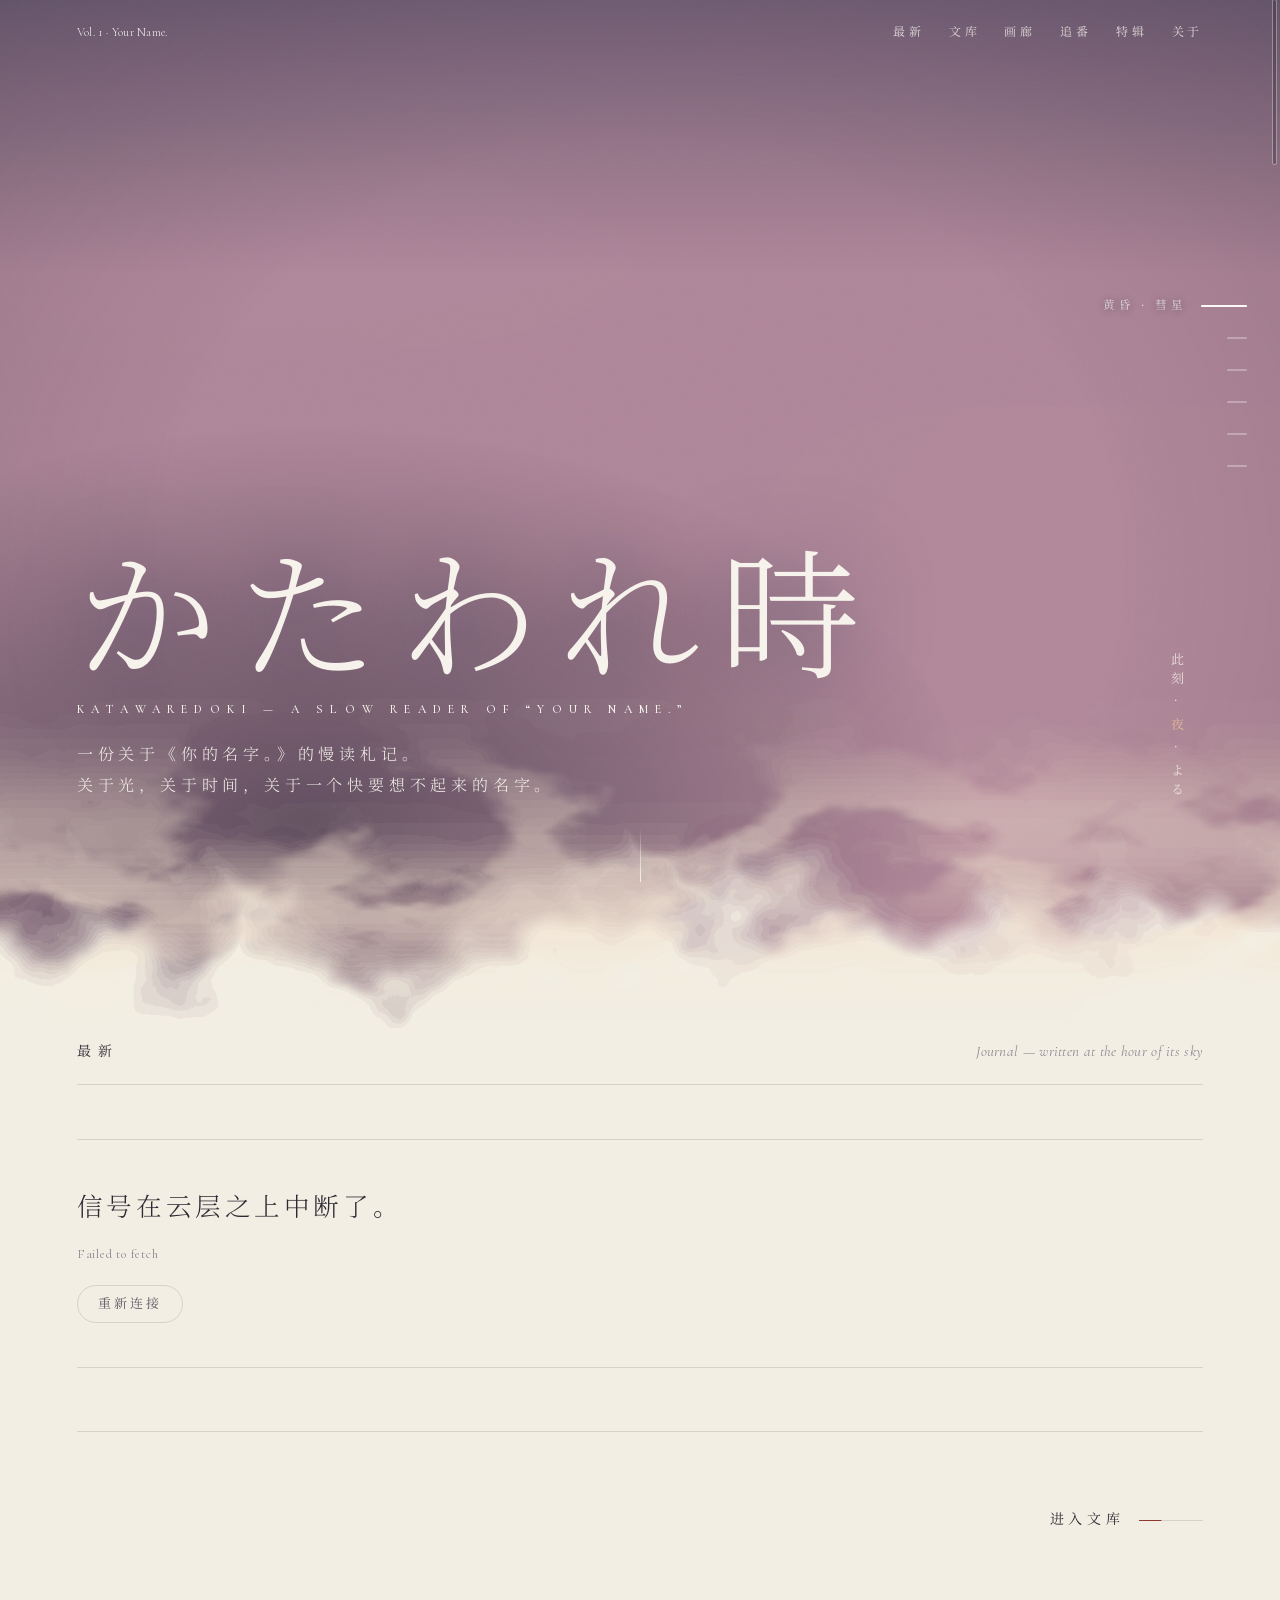
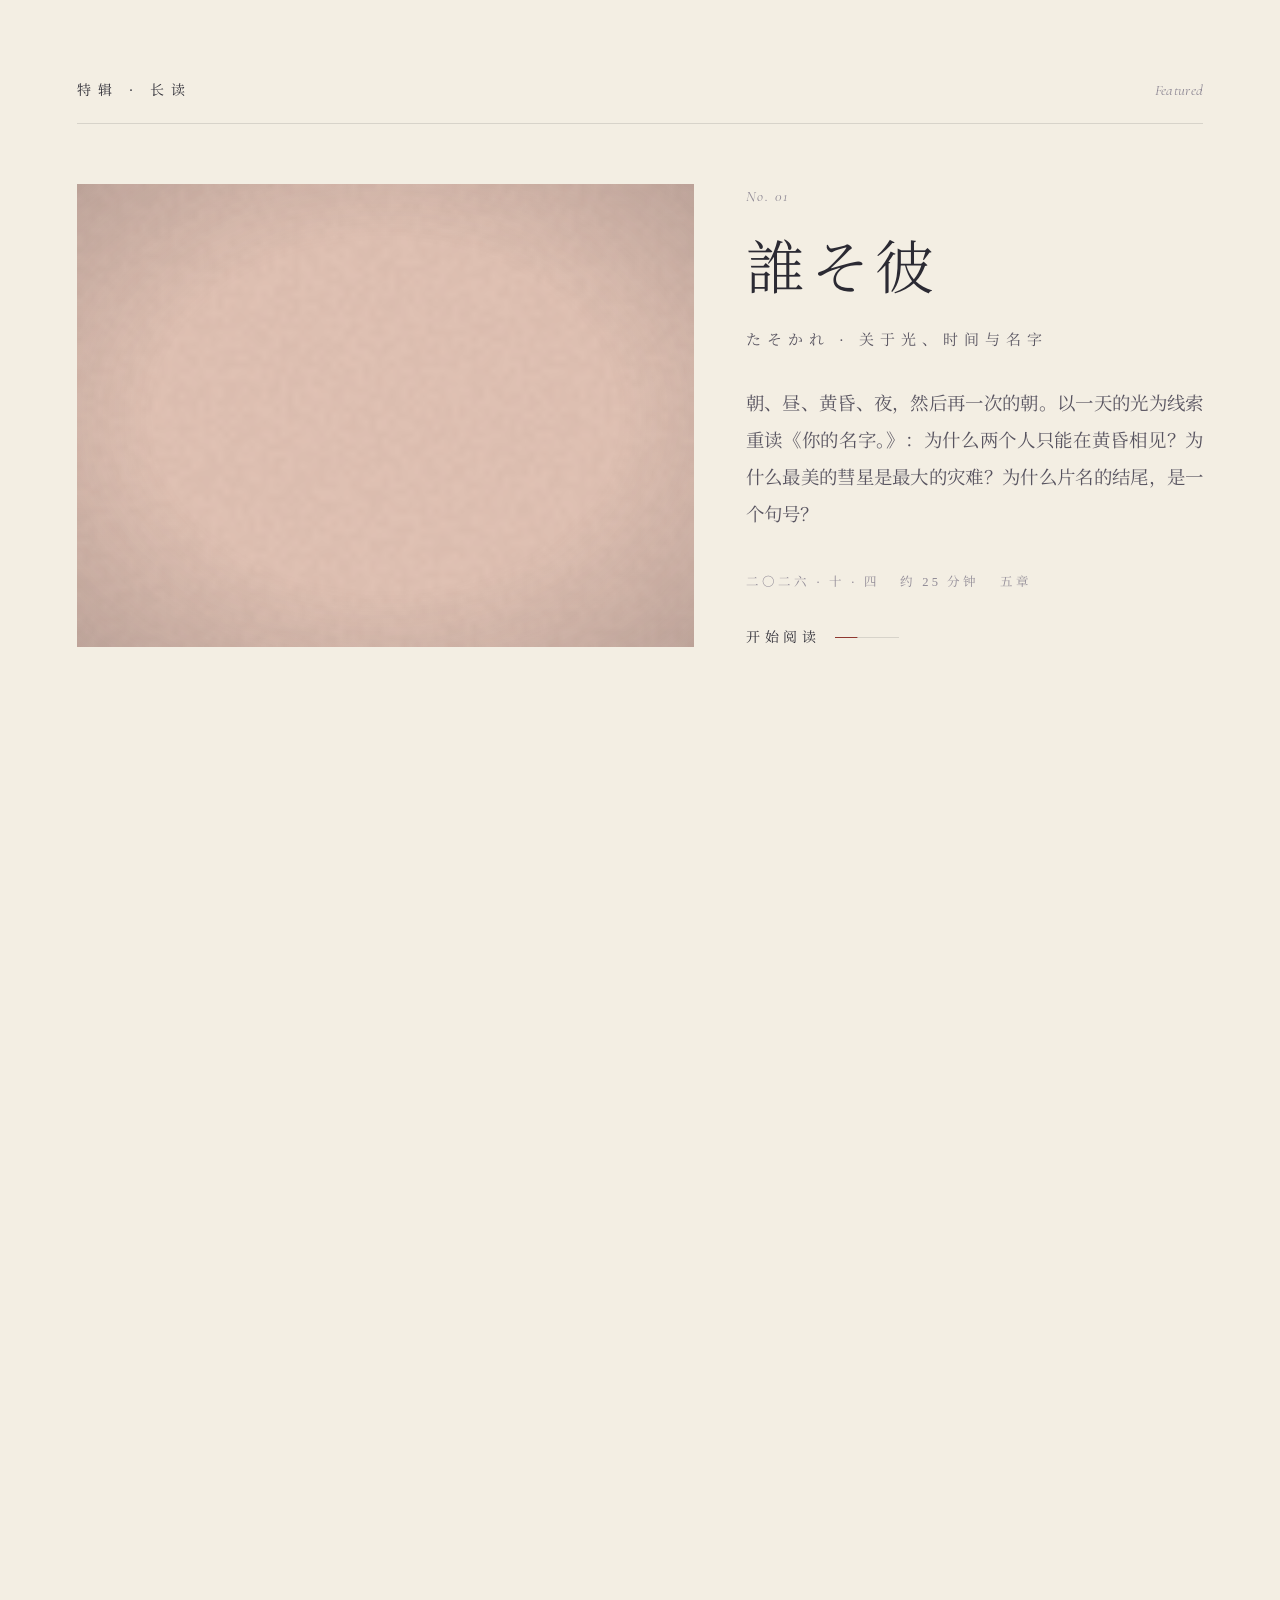
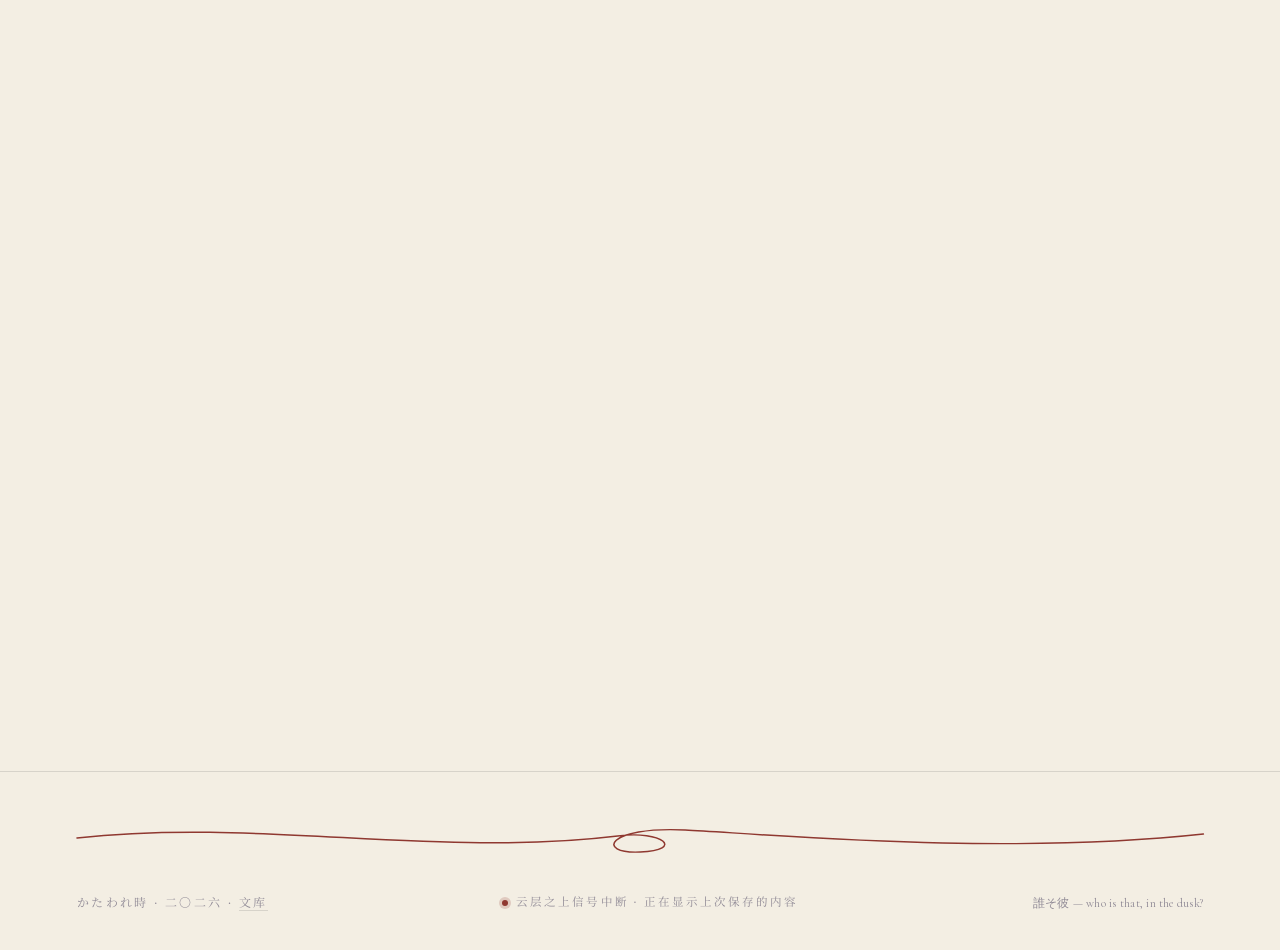
<file: index.html>
<!doctype html>
<html lang="zh-CN" data-phase="hiru">
<head>
<meta charset="utf-8">
<meta name="viewport" content="width=device-width, initial-scale=1, viewport-fit=cover">
<title>かたわれ時 — 《你的名字。》慢读札记</title>
<meta name="description" content="一份关于新海诚《你的名字。》的慢读札记：光、时间、两座城与一根绳子。">
<meta name="theme-color" content="#0b1428">
<link rel="preload" href="assets/fonts/serif-300-hot.04dcca89.woff2" as="font" type="font/woff2" crossorigin>
<link rel="preload" href="assets/fonts/serif-300-c01.0484f12b.woff2" as="font" type="font/woff2" crossorigin>
<link rel="preload" href="assets/fonts/serif-400-hot.3806c509.woff2" as="font" type="font/woff2" crossorigin>
<link rel="preload" href="assets/img/ps08-1600.webp" as="image" media="(min-width: 721px), (orientation: landscape)" imagesrcset="assets/img/ps08-960.webp 960w, assets/img/ps08-1600.webp 1600w, assets/img/ps08-2400.webp 2400w" imagesizes="100vw">
<link rel="preconnect" href="https://api-worker.wh1te.top" crossorigin>
<script>try{var ni=sessionStorage.getItem("kata:intro")==="1"||matchMedia("(prefers-reduced-motion: reduce)").matches;if(ni)document.documentElement.classList.add("no-intro");else document.write('<link rel="preload" href="assets/img/in-comet-1600.webp" as="image" fetchpriority="high">')}catch(e){}</script>
<link rel="stylesheet" href="assets/css/fonts.css?v=20261112a">
<link rel="stylesheet" href="assets/css/fonts-tail.css?v=20261112a" media="print" onload="this.media='all'">
<noscript><link rel="stylesheet" href="assets/css/fonts-tail.css?v=20261112a"></noscript>
<link rel="stylesheet" href="assets/css/main.css?v=20261112a">
<link rel="stylesheet" href="assets/css/blog.css?v=20261112a">
<script src="assets/js/vt.js?v=20261112a"></script>
<script src="assets/js/config.js?v=20261112a"></script>
<script src="assets/js/api.js?v=20261112a" defer blocking="render"></script>
<script src="assets/js/depth.js?v=20261112a" defer blocking="render"></script>
<script src="assets/js/flare.js?v=20261112a" defer blocking="render"></script>
<script src="assets/js/site.js?v=20261112a" defer blocking="render"></script>
<script src="assets/js/blog.js?v=20261112a" defer blocking="render"></script>
<script>if (!(window.KataVT && KataVT.warm)) document.querySelectorAll("script[blocking]").forEach(function (s) { s.removeAttribute("blocking"); });</script>
</head>
<body class="home">
<!-- 首次访问的开场：彗星的尾迹就是加载进度。底层是压暗的海报，上层同一张海报只在“已走过的尾迹”上显露 -->
<div class="intro" aria-hidden="true">
  <div class="intro__frame">
    <img class="intro__base" src="assets/img/in-comet-1600.webp" alt="" decoding="async" fetchpriority="high">
    <svg class="intro__svg" viewBox="0 0 1000 552" preserveAspectRatio="none">
      <defs>
        <path id="introTrailPath" d="M812.0 -1.7 C807.0 -0.3 792.0 3.8 782.0 6.6 C772.0 9.5 762.0 12.4 752.0 15.5 C742.0 18.5 732.0 21.6 722.0 24.8 C712.0 28.1 702.0 31.4 692.0 34.9 C682.0 38.4 672.0 42.0 662.0 45.7 C652.0 49.5 642.0 53.4 632.0 57.4 C622.0 61.5 612.0 65.7 602.0 70.0 C592.0 74.4 582.0 79.0 572.0 83.7 C562.0 88.4 552.0 93.3 542.0 98.5 C532.0 103.6 522.0 108.9 512.0 114.5 C502.0 120.0 492.0 125.8 482.0 131.8 C472.0 137.8 462.0 144.0 452.0 150.5 C442.0 157.0 432.0 163.7 422.0 170.7 C412.0 177.7 402.0 184.9 392.0 192.4 C382.0 200.0 372.0 207.8 362.0 215.9 C352.0 224.0 342.0 232.4 332.0 241.1 C322.0 249.8 307.0 263.6 302.0 268.1" pathLength="1" fill="none"/><mask id="introMask" maskUnits="userSpaceOnUse" x="-60" y="-100" width="1120" height="760"><g fill="none" stroke="#fff" stroke-linecap="round"><use href="#introTrailPath" class="intro__trail" stroke-width="14.0" stroke-opacity="0.831"/><use href="#introTrailPath" class="intro__trail" stroke-width="21.2" stroke-opacity="0.479"/><use href="#introTrailPath" class="intro__trail" stroke-width="29.1" stroke-opacity="0.382"/><use href="#introTrailPath" class="intro__trail" stroke-width="37.4" stroke-opacity="0.307"/><use href="#introTrailPath" class="intro__trail" stroke-width="46.0" stroke-opacity="0.246"/><use href="#introTrailPath" class="intro__trail" stroke-width="54.9" stroke-opacity="0.196"/><use href="#introTrailPath" class="intro__trail" stroke-width="64.0" stroke-opacity="0.152"/><use href="#introTrailPath" class="intro__trail" stroke-width="73.2" stroke-opacity="0.112"/><use href="#introTrailPath" class="intro__trail" stroke-width="82.7" stroke-opacity="0.076"/><use href="#introTrailPath" class="intro__trail" stroke-width="92.3" stroke-opacity="0.043"/><use href="#introTrailPath" class="intro__trail" stroke-width="102.1" stroke-opacity="0.016"/><use href="#introTrailPath" class="intro__trail" stroke-width="112.0" stroke-opacity="0.001"/></g></mask>
        <radialGradient id="introHead"><stop offset="0" stop-color="#ffffff"/><stop offset=".22" stop-color="#e6f4ff" stop-opacity=".95"/><stop offset=".5" stop-color="#8cc4ff" stop-opacity=".35"/><stop offset="1" stop-color="#5279bc" stop-opacity="0"/></radialGradient>
        <radialGradient id="introFrag"><stop offset="0" stop-color="#fff2ee"/><stop offset=".3" stop-color="#ff9a8e" stop-opacity=".8"/><stop offset="1" stop-color="#e2564f" stop-opacity="0"/></radialGradient>
      </defs>
      <image href="assets/img/in-comet-1600.webp" x="0" y="0" width="1000" height="552" preserveAspectRatio="none" mask="url(#introMask)"/>
      <path class="intro__core" d="M812.0 -1.7 C807.0 -0.3 792.0 3.8 782.0 6.6 C772.0 9.5 762.0 12.4 752.0 15.5 C742.0 18.5 732.0 21.6 722.0 24.8 C712.0 28.1 702.0 31.4 692.0 34.9 C682.0 38.4 672.0 42.0 662.0 45.7 C652.0 49.5 642.0 53.4 632.0 57.4 C622.0 61.5 612.0 65.7 602.0 70.0 C592.0 74.4 582.0 79.0 572.0 83.7 C562.0 88.4 552.0 93.3 542.0 98.5 C532.0 103.6 522.0 108.9 512.0 114.5 C502.0 120.0 492.0 125.8 482.0 131.8 C472.0 137.8 462.0 144.0 452.0 150.5 C442.0 157.0 432.0 163.7 422.0 170.7 C412.0 177.7 402.0 184.9 392.0 192.4 C382.0 200.0 372.0 207.8 362.0 215.9 C352.0 224.0 342.0 232.4 332.0 241.1 C322.0 249.8 307.0 263.6 302.0 268.1" pathLength="1"/>
      <circle class="intro__frag" cx="413" cy="227" r="22" fill="url(#introFrag)"/>
      <circle class="intro__head" cx="812" cy="-2" r="26" fill="url(#introHead)"/>
    </svg>
  </div>
  <p class="intro__word">かたわれ時<small>Katawaredoki</small></p>
  <p class="intro__pct latin"><span>000</span><i></i></p>
</div>
<div class="grain" aria-hidden="true"></div>

<main>
  <section class="home-hero" data-reel aria-label="封面">
    <div class="depth" style="--tint:#8d7392" data-depth="assets/depth/ps08.webp" data-strength=".034" data-focus=".4" data-haze=".18" data-haze-color="#f1cdbf" data-motes=".7" data-mote-color="#ffe4cc" data-flare=".7">
      <picture><source media="(max-width: 720px) and (orientation: portrait)" srcset="assets/img/po-day-800.webp 800w, assets/img/po-day-1200.webp 1200w" sizes="100vw"><img src="assets/img/ps08-1600.webp" srcset="assets/img/ps08-960.webp 960w, assets/img/ps08-1600.webp 1600w, assets/img/ps08-2400.webp 2400w" sizes="100vw" alt="黄昏，彗星划过天空，下方的湖面倒映着粉色的云" width="2400" height="1350" fetchpriority="high"></picture>
    </div>
    <div class="mist" aria-hidden="true"><i class="mist__layer"></i><div class="mist__wisps"><i class="mist__layer mist__layer--wisp"></i><i class="mist__layer mist__layer--wisp mist__layer--near"></i></div></div>
    <div class="home-hero__top">
      <span class="latin">Vol. 1 · Your Name.</span>
      <nav aria-label="站内"><a href="#latest">最新</a><a href="archive.html">文库</a><a href="gallery.html">画廊</a><a href="bangumi.html">追番</a><a href="#essays">特辑</a><a href="#about">关于</a></nav>
    </div>
    <div class="home-hero__mast">
      <div>
        <h1><span class="mast-line">かたわれ時</span><span class="mast-line latin">Katawaredoki — a slow reader of “Your Name.”</span></h1>
        <p class="home-hero__tag mast-line">一份关于《你的名字。》的慢读札记。<br>关于光，关于时间，关于一个快要想不起来的名字。</p>
      </div>
      <p class="home-hero__now" data-now>此刻 · 黄昏</p>
    </div>
    <div class="post-hero__cue" aria-hidden="true"></div>
  </section>

  <section class="section journal" id="latest" data-journal aria-labelledby="h-latest">
    <div class="section__head"><h2 id="h-latest">最新</h2><span class="latin">Journal — written at the hour of its sky</span></div>
    <!-- 骨架与真实内容用同一套结构：数据到达时版面高度不变，下面的内容不会跳 -->
    <div data-slot="lead"><div class="lead is-skel" aria-hidden="true"><div class="lead__media"></div><div class="lead__text"><span class="lead__kicker"><span class="latin">Latest</span>日常</span><h3 class="lead__title">　<br>　</h3><p>　<br>　<br>　<br>　</p><div class="feature__meta"><span>二〇二六</span></div><span class="readmore">继续阅读 <i></i></span></div></div></div>
    <ol class="journal__list" data-slot="list" aria-busy="true">
      <li class="is-skel" aria-hidden="true"><a tabindex="-1"><span class="jr__when"><span class="jr__date latin">00.00</span><span class="jr__clock">00:00 · 夜</span></span><span class="jr__body"><span class="jr__title">　</span><span class="jr__excerpt">　<br>　</span></span><span class="jr__meta">日常</span></a></li>
      <li class="is-skel" aria-hidden="true"><a tabindex="-1"><span class="jr__when"><span class="jr__date latin">00.00</span><span class="jr__clock">00:00 · 夜</span></span><span class="jr__body"><span class="jr__title">　</span><span class="jr__excerpt">　<br>　</span></span><span class="jr__meta">日常</span></a></li>
      <li class="is-skel" aria-hidden="true"><a tabindex="-1"><span class="jr__when"><span class="jr__date latin">00.00</span><span class="jr__clock">00:00 · 夜</span></span><span class="jr__body"><span class="jr__title">　</span><span class="jr__excerpt">　<br>　</span></span><span class="jr__meta">日常</span></a></li>
      <li class="is-skel" aria-hidden="true"><a tabindex="-1"><span class="jr__when"><span class="jr__date latin">00.00</span><span class="jr__clock">00:00 · 夜</span></span><span class="jr__body"><span class="jr__title">　</span><span class="jr__excerpt">　<br>　</span></span><span class="jr__meta">日常</span></a></li>
      <li class="is-skel" aria-hidden="true"><a tabindex="-1"><span class="jr__when"><span class="jr__date latin">00.00</span><span class="jr__clock">00:00 · 夜</span></span><span class="jr__body"><span class="jr__title">　</span><span class="jr__excerpt">　<br>　</span></span><span class="jr__meta">日常</span></a></li>
      <li class="is-skel" aria-hidden="true"><a tabindex="-1"><span class="jr__when"><span class="jr__date latin">00.00</span><span class="jr__clock">00:00 · 夜</span></span><span class="jr__body"><span class="jr__title">　</span><span class="jr__excerpt">　<br>　</span></span><span class="jr__meta">日常</span></a></li>
    </ol>
    <div class="journal__more"><a class="readmore" href="archive.html">进入文库 <i></i></a></div>
  </section>

  <section class="section" id="essays" aria-labelledby="h-feature">
    <div class="section__head"><h2 id="h-feature">特辑 · 长读</h2><span class="latin">Featured</span></div>
    <a class="feature" href="posts/tasogare.html">
      <div class="feature__media">
        <div class="depth" style="--tint:#3c4f86" data-depth="assets/depth/kt11.webp" data-strength=".028" data-focus=".55" data-haze=".16" data-haze-color="#f0cfc0" data-motes=".5" data-grade=".15">
          <img src="assets/img/kt11-960.webp" srcset="assets/img/kt11-960.webp 960w, assets/img/kt11-1600.webp 1600w" sizes="(min-width: 900px) 58vw, 100vw" alt="云海之上，泷与三叶相对而立" width="1600" height="900" loading="lazy" decoding="async">
        </div>
      </div>
      <div>
        <span class="feature__no">No. 01</span>
        <h3>誰そ彼</h3>
        <span class="feature__jp">たそかれ · 关于光、时间与名字</span>
        <p>朝、昼、黄昏、夜，然后再一次的朝。以一天的光为线索重读《你的名字。》：为什么两个人只能在黄昏相见？为什么最美的彗星是最大的灾难？为什么片名的结尾，是一个句号？</p>
        <div class="feature__meta"><span>二〇二六 · 十 · 四</span><span>约 25 分钟</span><span>五章</span></div>
        <span class="readmore">开始阅读 <i></i></span>
      </div>
    </a>
  </section>

  <section class="section" style="padding-top:0" aria-labelledby="h-index">
    <div class="section__head"><h2 id="h-index">特辑目录</h2><span class="latin">Essays on “Your Name.”</span></div>
    <ol class="index">
      <li><a href="posts/tasogare.html" data-peek="assets/img/kt09-960.webp"><span class="index__no">01</span><span><span class="index__title">誰そ彼</span><span class="index__sub">关于《你的名字。》的光、时间与名字</span></span><span class="index__meta">长读 · 25 分钟</span></a></li>
      <li><a href="posts/two-cities.html" data-peek="assets/img/bg02-960.webp"><span class="index__no">02</span><span><span class="index__title">两座城的色温</span><span class="index__sub">东京与糸守的对照笔记</span></span><span class="index__meta">笔记 · 10 分钟</span></a></li>
      <li><a href="posts/kumihimo.html" data-peek="assets/img/pr12-960.webp"><span class="index__no">03</span><span><span class="index__title">组纽</span><span class="index__sub">把时间编成一根绳</span></span><span class="index__meta">随笔 · 8 分钟</span></a></li>
    </ol>
  </section>
  <div class="peek" aria-hidden="true"></div>

  <section class="section" id="palette" aria-labelledby="h-palette" style="padding-top:0">
    <div class="section__head"><h2 id="h-palette">色卡</h2><span class="latin">Palette, extracted</span></div>
    <div class="palette">
      <div class="palette__text">
        <p>这个站点没有一种颜色是“设计”出来的。每一个时段的色卡，都来自电影里对应时段的若干关键帧：降采样，转到 Lab 色彩空间，做 k-means 聚类，按面积占比排列。</p>
        <p>于是你会看到，清晨几乎没有暗部；黄昏里冷暖各占一半；而夜里那一点暖色的彗核，只占百分之一点七。阅读长文时，页面的纸色会沿着这几组颜色缓缓流转。</p>
      </div>
      <div class="swatches">
        <div class="swatch-row"><div class="swatch-row__name">朝<small>morning</small></div><div class="swatch-row__bar">
          <span style="--c:#426ea0;--w:12.5" data-hex="#426ea0"></span><span style="--c:#7fb3d5;--w:10.9" data-hex="#7fb3d5"></span><span style="--c:#c3ddf3;--w:23.7" data-hex="#c3ddf3"></span><span style="--c:#dadccc;--w:12.5" data-hex="#dadccc"></span><span style="--c:#70943e;--w:9.8" data-hex="#70943e"></span><span style="--c:#2a4338;--w:19.8" data-hex="#2a4338"></span></div></div>
        <div class="swatch-row"><div class="swatch-row__name">昼<small>interior</small></div><div class="swatch-row__bar">
          <span style="--c:#f3eee3;--w:22.6" data-hex="#f3eee3"></span><span style="--c:#edcd8c;--w:4" data-hex="#edcd8c"></span><span style="--c:#db9d5d;--w:7.3" data-hex="#db9d5d"></span><span style="--c:#a4765b;--w:7.7" data-hex="#a4765b"></span><span style="--c:#79879e;--w:17" data-hex="#79879e"></span><span style="--c:#6c584c;--w:16.6" data-hex="#6c584c"></span><span style="--c:#3d3b42;--w:16.8" data-hex="#3d3b42"></span></div></div>
        <div class="swatch-row"><div class="swatch-row__name">黄昏<small>dusk</small></div><div class="swatch-row__bar">
          <span style="--c:#efc39c;--w:16.5" data-hex="#efc39c"></span><span style="--c:#dab2b7;--w:10.4" data-hex="#dab2b7"></span><span style="--c:#b87e7b;--w:15.7" data-hex="#b87e7b"></span><span style="--c:#9e84a6;--w:18.9" data-hex="#9e84a6"></span><span style="--c:#6c5f6e;--w:15.5" data-hex="#6c5f6e"></span><span style="--c:#48517f;--w:9.8" data-hex="#48517f"></span><span style="--c:#392d32;--w:9" data-hex="#392d32"></span></div></div>
        <div class="swatch-row"><div class="swatch-row__name">夜<small>comet</small></div><div class="swatch-row__bar">
          <span style="--c:#061535;--w:24.1" data-hex="#061535"></span><span style="--c:#021666;--w:12.6" data-hex="#021666"></span><span style="--c:#244072;--w:17.5" data-hex="#244072"></span><span style="--c:#165ad3;--w:14.7" data-hex="#165ad3"></span><span style="--c:#5279bc;--w:12.1" data-hex="#5279bc"></span><span style="--c:#e1bfb2;--w:1.7" data-hex="#e1bfb2"></span></div></div>
        <div class="swatch-row"><div class="swatch-row__name">组纽<small>thread</small></div><div class="swatch-row__bar">
          <span style="--c:#8f3830;--w:30" data-hex="#8f3830"></span><span style="--c:#493934;--w:19.5" data-hex="#493934"></span><span style="--c:#b393a0;--w:5.2" data-hex="#b393a0"></span><span style="--c:#f5e4df;--w:7.8" data-hex="#f5e4df"></span></div></div>
      </div>
    </div>
  </section>

  <section class="section" id="about" aria-labelledby="h-about" style="padding-top:0">
    <div class="section__head"><h2 id="h-about">关于</h2><span class="latin">Colophon</span></div>
    <div class="colophon">
      <div><h4>这里是</h4><p>“かたわれ時”是电影里糸守方言对黄昏的叫法——白天与夜晚各占一半的时刻。这里只写一部电影，慢慢地写。</p></div>
      <div><h4>阅读</h4><p>正文不做动画，也不劫持滚动。彗星是阅读进度，红绳分隔章节，纸色随叙事的时段流转。</p></div>
      <div><h4>版权</h4><p>剧照版权归 © 2016「君の名は。」製作委員会 / CoMix Wave Films。本站为非商业影评。</p></div>
    </div>
  </section>

  <footer class="foot">
    <div class="thread" aria-hidden="true"><svg viewBox="0 0 1000 60" preserveAspectRatio="none"><path d="M0 30 C 160 10, 320 50, 480 28 C 520 22, 540 42, 500 44 C 460 46, 470 18, 540 22 S 820 48, 1000 26"/></svg></div>
    <span>かたわれ時 · 二〇二六 · <a href="archive.html">文库</a></span><span class="edge" data-edge></span><span class="latin">誰そ彼 — who is that, in the dusk?</span>
  </footer>
</main>
</body>
</html>
</file>
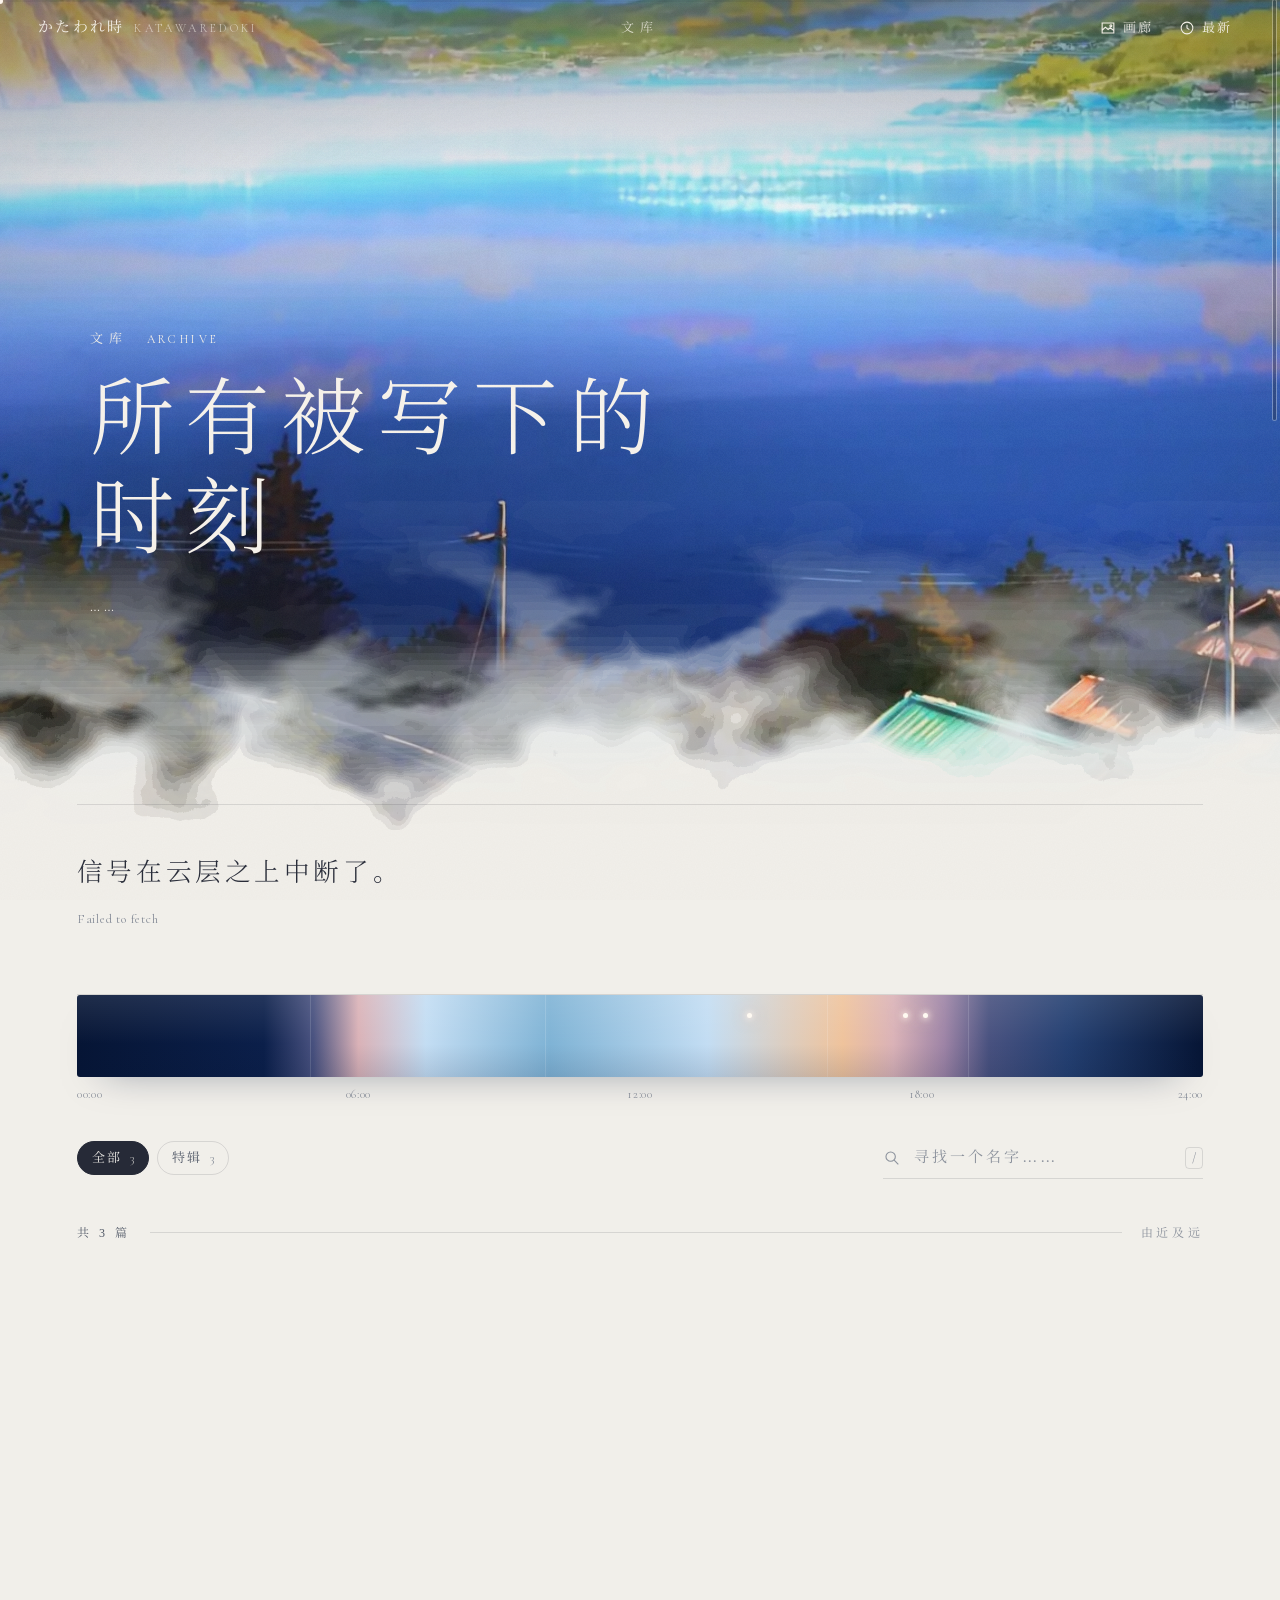
<file: archive.html>
<!doctype html>
<html lang="zh-CN" data-phase="asa">
<head>
<meta charset="utf-8">
<meta name="viewport" content="width=device-width, initial-scale=1, viewport-fit=cover">
<title>文库 — かたわれ時</title>
<meta name="description" content="かたわれ時的全部文字：按年份、分类，以及它们被写下的时刻。">
<meta name="theme-color" content="#426ea0">
<link rel="preload" href="assets/fonts/serif-400-hot.3806c509.woff2" as="font" type="font/woff2" crossorigin>
<link rel="preconnect" href="https://api-worker.wh1te.top" crossorigin>
<link rel="stylesheet" href="assets/css/fonts.css?v=20261112a">
<link rel="stylesheet" href="assets/css/fonts-tail.css?v=20261112a" media="print" onload="this.media='all'">
<noscript><link rel="stylesheet" href="assets/css/fonts-tail.css?v=20261112a"></noscript>
<link rel="stylesheet" href="assets/css/main.css?v=20261112a">
<link rel="stylesheet" href="assets/css/blog.css?v=20261112a">
<script>try{var t=localStorage.getItem("kata:theme");t&&t!=="story"&&(document.documentElement.dataset.theme=t)}catch(e){}</script>
<script src="assets/js/vt.js?v=20261112a"></script>
<script src="assets/js/config.js?v=20261112a"></script>
<script src="assets/js/api.js?v=20261112a" defer blocking="render"></script>
<script src="assets/js/depth.js?v=20261112a" defer blocking="render"></script>
<script src="assets/js/site.js?v=20261112a" defer blocking="render"></script>
<script src="assets/js/blog.js?v=20261112a" defer blocking="render"></script>
<script>if (!(window.KataVT && KataVT.warm)) document.querySelectorAll("script[blocking]").forEach(function (s) { s.removeAttribute("blocking"); });</script>
</head>
<body class="post archive-page">
<div class="grain" aria-hidden="true"></div>
<div class="comet" aria-hidden="true"><div class="comet__track"></div><div class="comet__ticks"></div><div class="comet__head"></div></div>

<header class="bar" data-over-image>
  <a class="bar__home" href="index.html">かたわれ時 <span class="latin">Katawaredoki</span></a>
  <div class="bar__chapter" aria-live="polite"><span data-default="文库">文库</span></div>
  <div class="bar__tools">
    <a class="bar__btn" href="gallery.html" aria-label="画廊"><svg viewBox="0 0 20 20" aria-hidden="true"><path d="M3.5 4.5h13v11h-13zM3.5 12.5l3.6-3.4 3 2.6 2.4-2 4 3.3"/><circle cx="13.2" cy="7.6" r="1.1"/></svg><span>画廊</span></a><a class="bar__btn" href="index.html#latest" aria-label="最新"><svg viewBox="0 0 20 20" aria-hidden="true"><path d="M10 3.5a6.5 6.5 0 1 0 0 13 6.5 6.5 0 0 0 0-13zM10 6.5V10l2.6 1.8"/></svg><span>最新</span></a>
  </div>
</header>

<main>
  <section class="arch-hero" data-dark-stage data-reel aria-label="文库">
    <div class="depth" style="--tint:#4f7cae" data-depth="assets/depth/bg13.webp" data-strength=".03" data-focus=".55" data-haze=".16" data-haze-color="#e3edf5" data-grade="-.08">
      <picture><source media="(max-width: 720px) and (orientation: portrait)" srcset="assets/img/po-dusk-800.webp 800w, assets/img/po-dusk-1200.webp 1200w" sizes="100vw"><img src="assets/img/bg13-1600.webp" srcset="assets/img/bg13-960.webp 960w, assets/img/bg13-1600.webp 1600w" sizes="100vw" alt="从山上望见的糸守湖，湖面映着晨光" width="1600" height="900" fetchpriority="high"></picture>
    </div>
    <div class="mist" aria-hidden="true"><i class="mist__layer"></i><div class="mist__wisps"><i class="mist__layer mist__layer--wisp"></i><i class="mist__layer mist__layer--wisp mist__layer--near"></i></div></div>
    <div class="arch-hero__head">
      <p class="post-hero__kicker post-hero__line"><span>文库</span><span class="latin">Archive</span></p>
      <h1 class="post-hero__line">所有被写下的<br>时刻</h1>
      <p class="arch-hero__stats post-hero__line latin" data-slot="stats"><span>……</span></p>
    </div>
  </section>

  <div class="arch" data-archive>
    <div class="arch__tools">
      <div class="sky" data-slot="sky" aria-label="按写下的时刻筛选"><div class="sky__band"></div><div class="sky__axis latin"><span style="--h:0">00:00</span></div></div>
      <div class="arch__row">
        <div class="chips" data-slot="cats" role="group" aria-label="分类"><button class="chip is-skel" tabindex="-1" aria-hidden="true">全部<small>00</small></button><button class="chip is-skel" tabindex="-1" aria-hidden="true">全部<small>00</small></button><button class="chip is-skel" tabindex="-1" aria-hidden="true">全部<small>00</small></button><button class="chip is-skel" tabindex="-1" aria-hidden="true">全部<small>00</small></button><button class="chip is-skel" tabindex="-1" aria-hidden="true">全部<small>00</small></button></div>
        <label class="search"><svg viewBox="0 0 20 20" aria-hidden="true"><circle cx="8.5" cy="8.5" r="5.2"/><path d="M12.4 12.4L17 17"/></svg><span class="sr-only">搜索</span><input type="search" placeholder="寻找一个名字……" autocomplete="off" enterkeyhint="search"><kbd class="latin">/</kbd></label>
      </div>
      <p class="arch__count" data-slot="count" aria-live="polite">　</p>
    </div>
    <!-- 同构骨架：与真实年份 / 条目同结构、同高度，数据到达时页面不跳 -->
    <div class="arch__years" data-slot="years" aria-busy="true"><section class="year is-skel" aria-hidden="true"><h2 class="year__no latin">2026<small>二〇二六 · 0 篇</small></h2><ol class="ar-list">
<li class="ar is-skel" aria-hidden="true"><a tabindex="-1"><span class="ar__date"><span class="latin">00.00</span><small>00:00 夜</small></span><span class="ar__node"><i class="sky-dot"></i></span><span class="ar__body"><span class="ar__title">　</span><span class="ar__excerpt">　<br>　</span></span><span class="ar__cat">日常</span></a></li>
<li class="ar is-skel" aria-hidden="true"><a tabindex="-1"><span class="ar__date"><span class="latin">00.00</span><small>00:00 夜</small></span><span class="ar__node"><i class="sky-dot"></i></span><span class="ar__body"><span class="ar__title">　</span><span class="ar__excerpt">　<br>　</span></span><span class="ar__cat">日常</span></a></li>
<li class="ar is-skel" aria-hidden="true"><a tabindex="-1"><span class="ar__date"><span class="latin">00.00</span><small>00:00 夜</small></span><span class="ar__node"><i class="sky-dot"></i></span><span class="ar__body"><span class="ar__title">　</span><span class="ar__excerpt">　<br>　</span></span><span class="ar__cat">日常</span></a></li>
<li class="ar is-skel" aria-hidden="true"><a tabindex="-1"><span class="ar__date"><span class="latin">00.00</span><small>00:00 夜</small></span><span class="ar__node"><i class="sky-dot"></i></span><span class="ar__body"><span class="ar__title">　</span><span class="ar__excerpt">　<br>　</span></span><span class="ar__cat">日常</span></a></li>
<li class="ar is-skel" aria-hidden="true"><a tabindex="-1"><span class="ar__date"><span class="latin">00.00</span><small>00:00 夜</small></span><span class="ar__node"><i class="sky-dot"></i></span><span class="ar__body"><span class="ar__title">　</span><span class="ar__excerpt">　<br>　</span></span><span class="ar__cat">日常</span></a></li>
<li class="ar is-skel" aria-hidden="true"><a tabindex="-1"><span class="ar__date"><span class="latin">00.00</span><small>00:00 夜</small></span><span class="ar__node"><i class="sky-dot"></i></span><span class="ar__body"><span class="ar__title">　</span><span class="ar__excerpt">　<br>　</span></span><span class="ar__cat">日常</span></a></li>
<li class="ar is-skel" aria-hidden="true"><a tabindex="-1"><span class="ar__date"><span class="latin">00.00</span><small>00:00 夜</small></span><span class="ar__node"><i class="sky-dot"></i></span><span class="ar__body"><span class="ar__title">　</span><span class="ar__excerpt">　<br>　</span></span><span class="ar__cat">日常</span></a></li>
<li class="ar is-skel" aria-hidden="true"><a tabindex="-1"><span class="ar__date"><span class="latin">00.00</span><small>00:00 夜</small></span><span class="ar__node"><i class="sky-dot"></i></span><span class="ar__body"><span class="ar__title">　</span><span class="ar__excerpt">　<br>　</span></span><span class="ar__cat">日常</span></a></li>
</ol></section></div>
  </div>

  <footer class="foot">
    <div class="thread" aria-hidden="true"><svg viewBox="0 0 1000 60" preserveAspectRatio="none"><path d="M0 30 C 160 10, 320 50, 480 28 C 520 22, 540 42, 500 44 C 460 46, 470 18, 540 22 S 820 48, 1000 26"/></svg></div>
    <span>かたわれ時 · <a href="index.html">首页</a></span><span class="edge" data-edge></span>
  </footer>
</main>
<div class="peek" aria-hidden="true"></div>
</body>
</html>
</file>
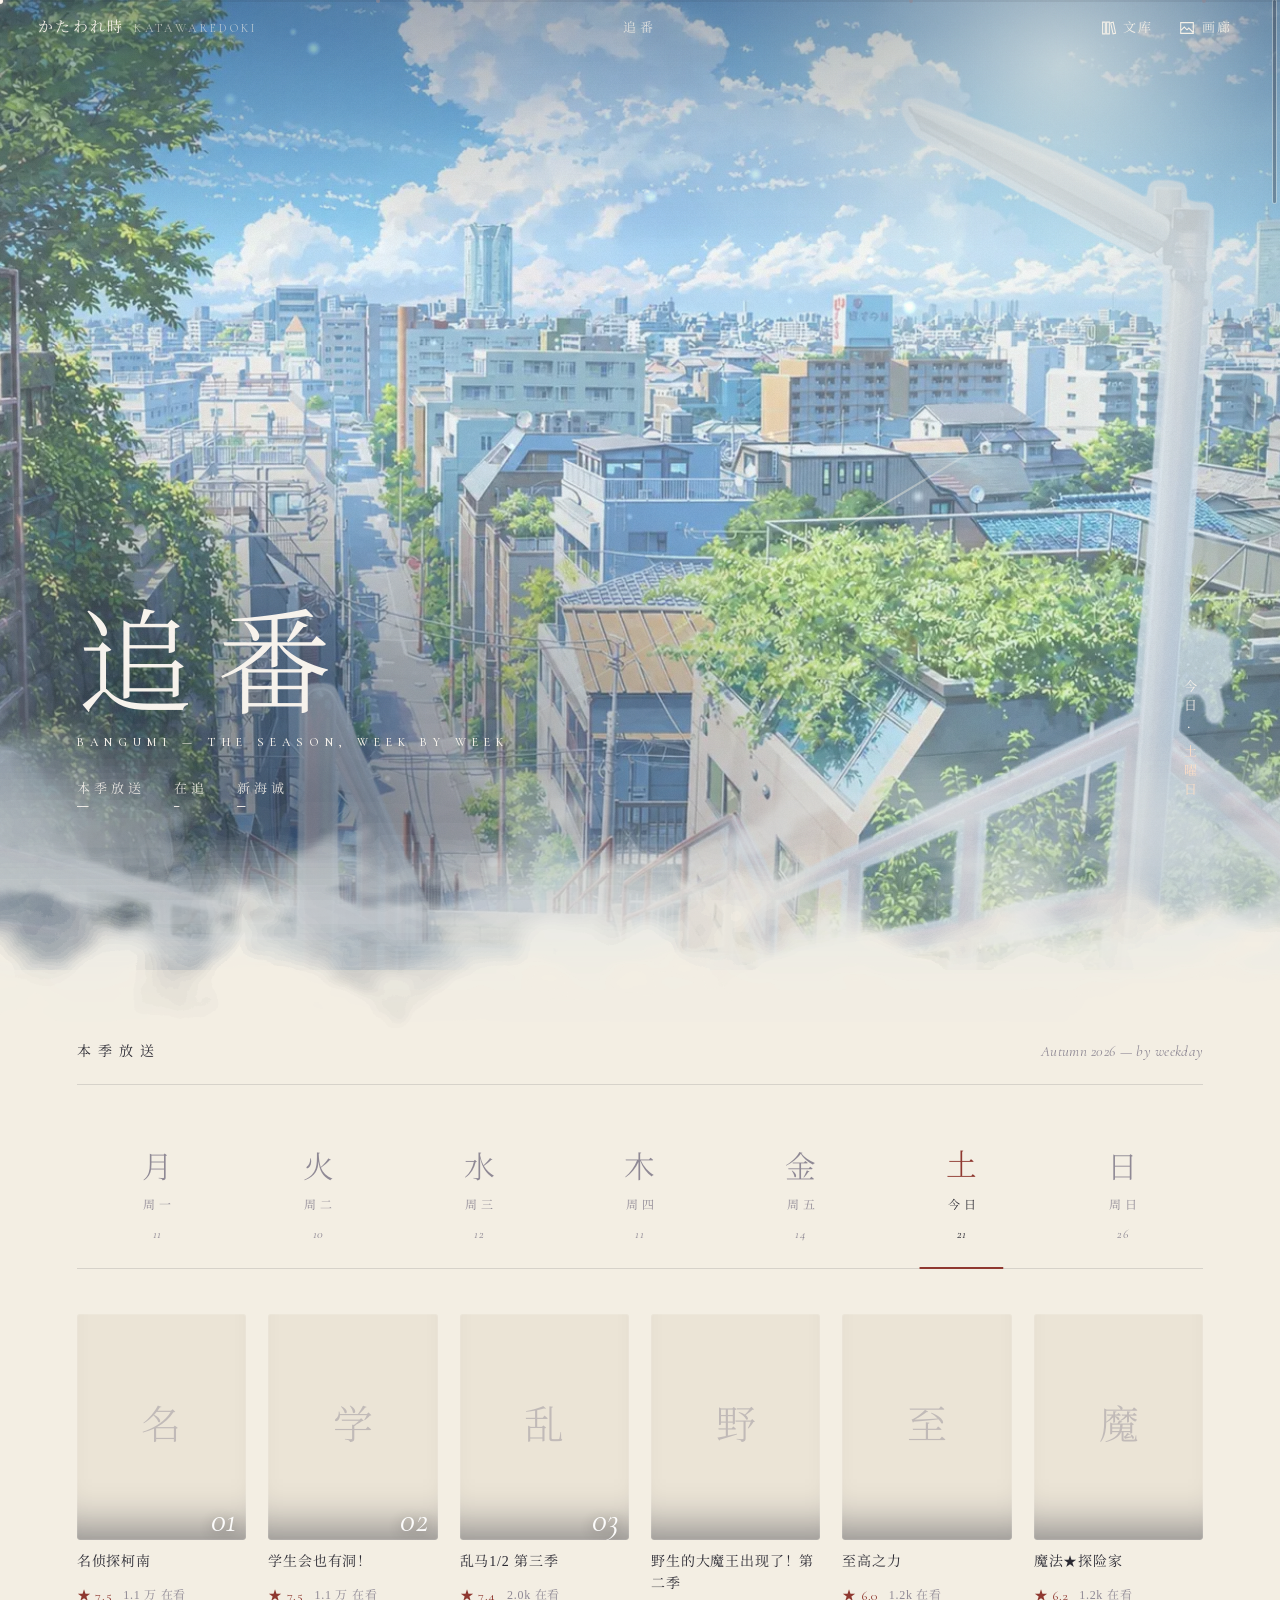
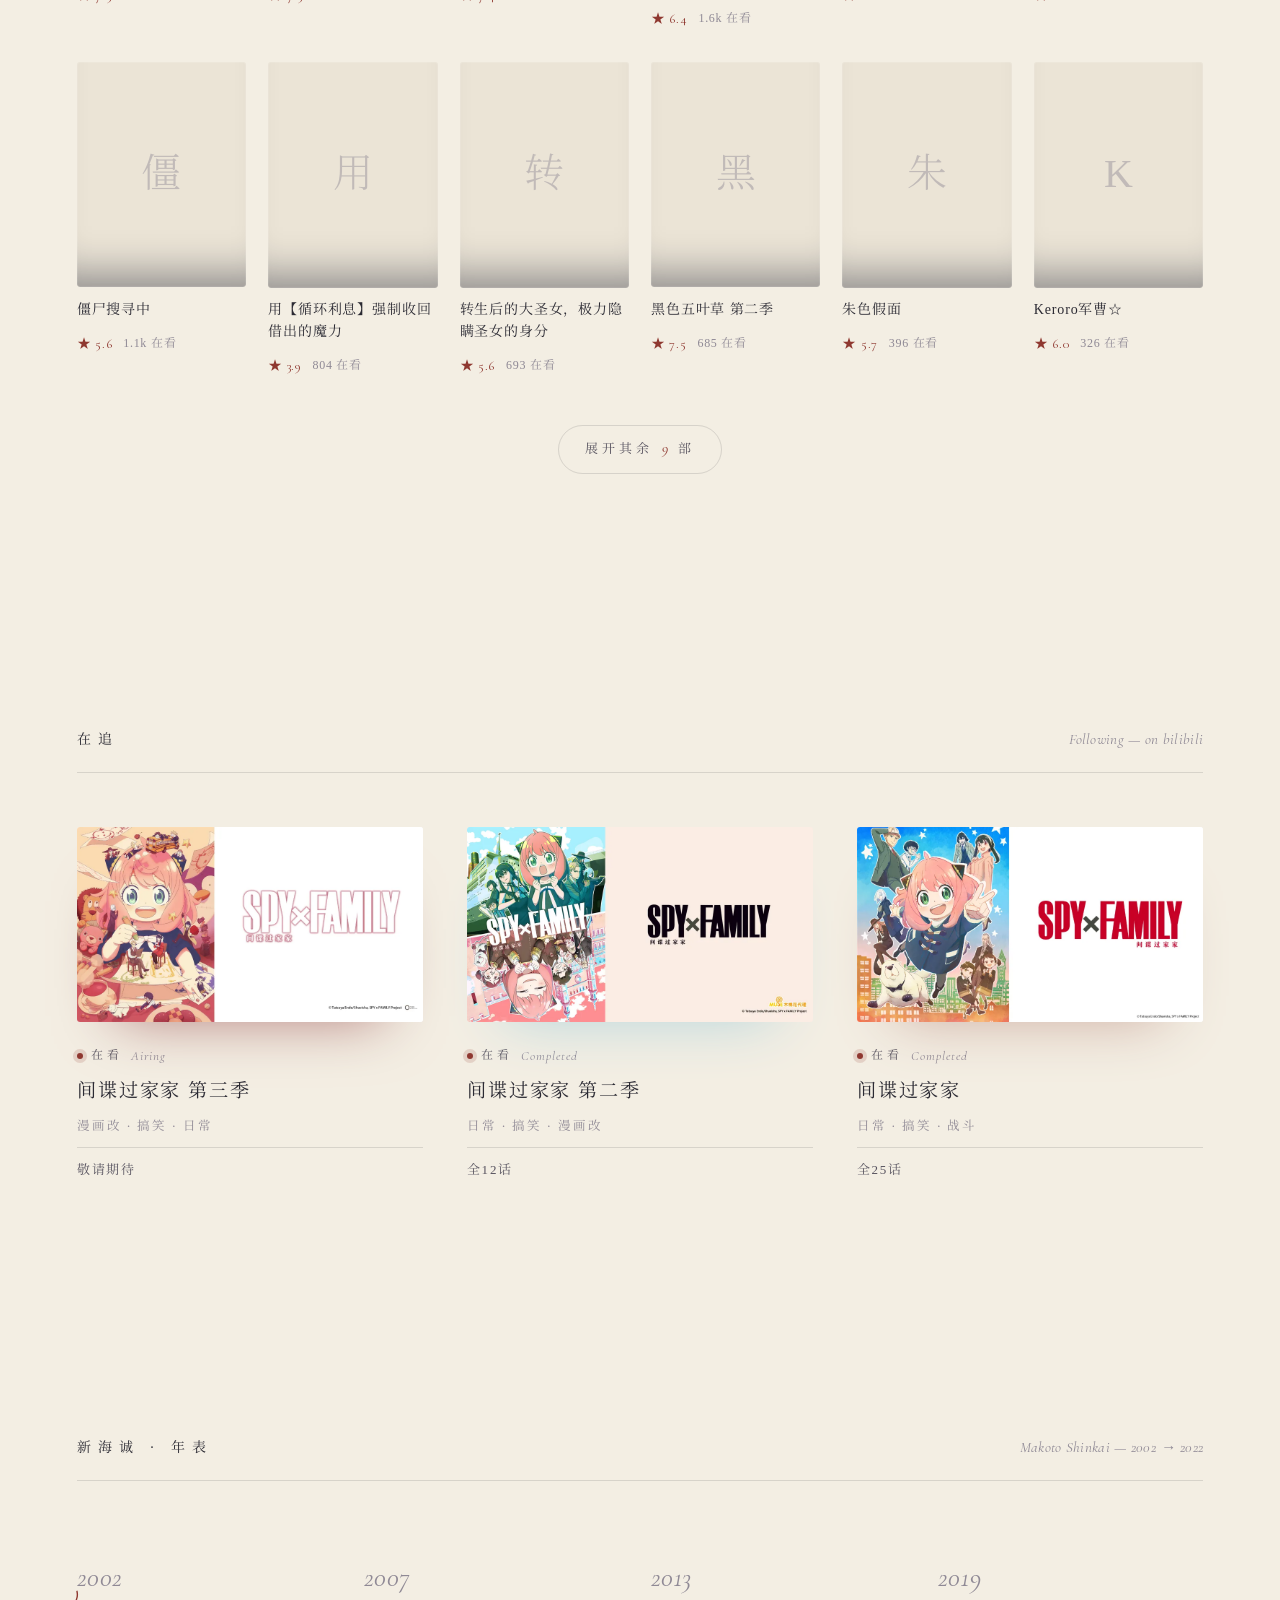
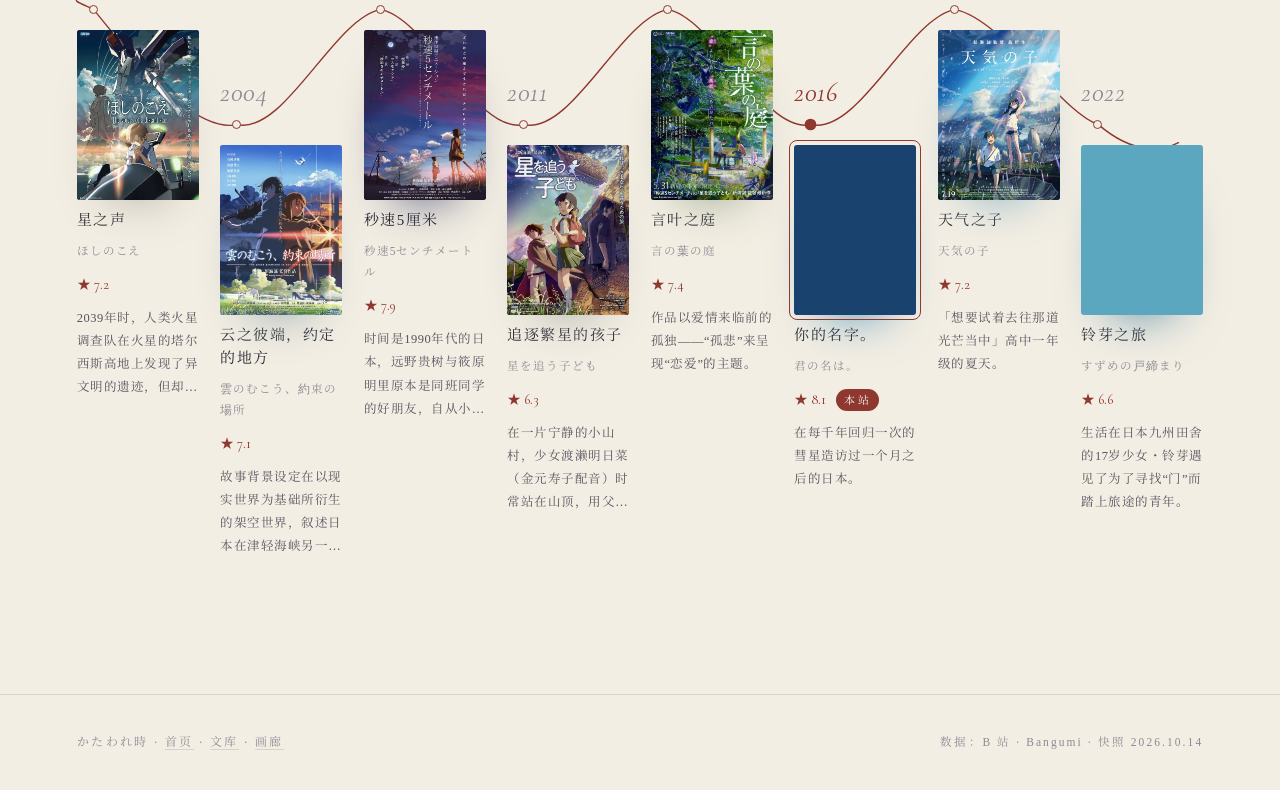
<file: bangumi.html>
<!doctype html>
<html lang="zh-CN" data-phase="hiru">
<head>
<meta charset="utf-8">
<meta name="viewport" content="width=device-width, initial-scale=1, viewport-fit=cover">
<title>追番 — かたわれ時</title>
<meta name="description" content="かたわれ時 · 追番：正在追的、这一季每周的放送，与新海诚的作品年表。">
<meta name="theme-color" content="#5f8fc0">
<link rel="preload" href="assets/fonts/serif-400-hot.3806c509.woff2" as="font" type="font/woff2" crossorigin>
<link rel="preload" href="assets/img/st01-1600.webp?v=3" as="image" imagesrcset="assets/img/st01-960.webp?v=3 960w, assets/img/st01-1600.webp?v=3 1600w" imagesizes="100vw" fetchpriority="high">
<link rel="preconnect" href="https://api-worker.wh1te.top" crossorigin>
<link rel="preconnect" href="https://lain.bgm.tv">
<link rel="stylesheet" href="assets/css/fonts.css?v=20261112a">
<link rel="stylesheet" href="assets/css/fonts-tail.css?v=20261112a" media="print" onload="this.media='all'">
<noscript><link rel="stylesheet" href="assets/css/fonts-tail.css?v=20261112a"></noscript>
<link rel="stylesheet" href="assets/css/main.css?v=20261112a">
<link rel="stylesheet" href="assets/css/blog.css?v=20261112a">
<link rel="stylesheet" href="assets/css/bangumi.css?v=20261112a">
<script src="assets/js/vt.js?v=20261112a"></script>
<script src="assets/js/config.js?v=20261112a"></script>
<script src="assets/js/api.js?v=20261112a" defer></script>
<script src="assets/js/depth.js?v=20261112a" defer></script>
<script src="assets/js/site.js?v=20261112a" defer></script>
<script src="assets/js/blog.js?v=20261112a" defer></script>
<script src="assets/js/bangumi.js?v=20261112a" defer></script>
</head>
<body class="bangumi-page">
<div class="grain" aria-hidden="true"></div>
<div class="comet" aria-hidden="true"><div class="comet__track"></div><div class="comet__ticks"></div><div class="comet__head"></div></div>

<header class="bar" data-over-image>
  <a class="bar__home" href="index.html">かたわれ時 <span class="latin">Katawaredoki</span></a>
  <div class="bar__chapter" aria-live="polite"><span data-default="追番">追番</span></div>
  <div class="bar__tools">
    <a class="bar__btn" href="archive.html" aria-label="文库"><svg viewBox="0 0 20 20" aria-hidden="true"><path d="M4 3.5h3v13H4zM8.5 3.5h3v13h-3zM13 4.2l2.8-.7 2.6 12.4-2.8.6z"/></svg><span>文库</span></a>
    <a class="bar__btn" href="gallery.html" aria-label="画廊"><svg viewBox="0 0 20 20" aria-hidden="true"><path d="M3 4h14v12H3zM3 13l4-4 3 3 2-2 5 5"/></svg><span>画廊</span></a>
  </div>
</header>

<main>
  <!-- 坂道：深度图让扶手、路灯在前，整座城市在远处；向下滚动时镜头慢慢升起 -->
  <section class="bg-hero" data-dark-stage aria-label="追番">
    <div class="depth" style="--tint:#587073" data-depth="assets/depth/st01.webp?v=3" data-strength=".022" data-focus=".2" data-haze=".12" data-haze-color="#dceaf6" data-motes=".45" data-mote-color="#fffbe8" data-flare=".55" data-zoom="1.07">
      <picture><img src="assets/img/st01-1600.webp?v=3" srcset="assets/img/st01-960.webp?v=3 960w, assets/img/st01-1600.webp?v=3 1600w" sizes="100vw" alt="夏日午后，坂道的红色扶手一路向下，尽头是整座城市与积云" width="1600" height="985" fetchpriority="high"></picture>
    </div>
    <i class="bg-hero__sun" aria-hidden="true"></i>
    <div class="mist" aria-hidden="true"><i class="mist__layer"></i><div class="mist__wisps"><i class="mist__layer mist__layer--wisp"></i><i class="mist__layer mist__layer--wisp mist__layer--near"></i></div></div>
    <div class="bg-hero__head">
      <div>
        <h1><span class="bg-line">追番</span><span class="bg-line latin">Bangumi — the season, week by week</span></h1>
        <p class="bg-hero__nav bg-line"><a href="#week">本季放送</a><a href="#following">在追</a><a href="#shinkai">新海诚</a></p>
      </div>
      <p class="bg-hero__now bg-line" data-slot="today"></p>
    </div>
  </section>

  <section class="section bg-week" id="week" data-chapter="本季放送">
    <div class="section__head"><h2>本季放送</h2><span class="latin" data-slot="season">This season — by weekday</span></div>
    <div class="bg-days" role="tablist" aria-label="星期" data-slot="days"></div>
    <div class="bg-shelf" data-slot="shelf" aria-live="polite" aria-busy="true"></div>
  </section>

  <section class="section bg-follow" id="following" data-chapter="在追">
    <div class="section__head"><h2>在追</h2><span class="latin">Following — on bilibili</span></div>
    <div class="bg-follow__list" data-slot="following"></div>
  </section>

  <section class="section bg-shinkai" id="shinkai" data-chapter="新海诚 · 年表">
    <div class="section__head"><h2>新海诚 · 年表</h2><span class="latin">Makoto Shinkai — 2002 → 2022</span></div>
    <div class="bg-line-wrap">
      <svg class="bg-cord" aria-hidden="true" preserveAspectRatio="none"><path/></svg>
      <ol class="bg-films" data-slot="films"></ol>
    </div>
  </section>

  <footer class="foot">
    <span>かたわれ時 · <a href="index.html">首页</a> · <a href="archive.html">文库</a> · <a href="gallery.html">画廊</a></span><span class="edge" data-slot="sync"></span>
  </footer>
</main>
</body>
</html>
</file>
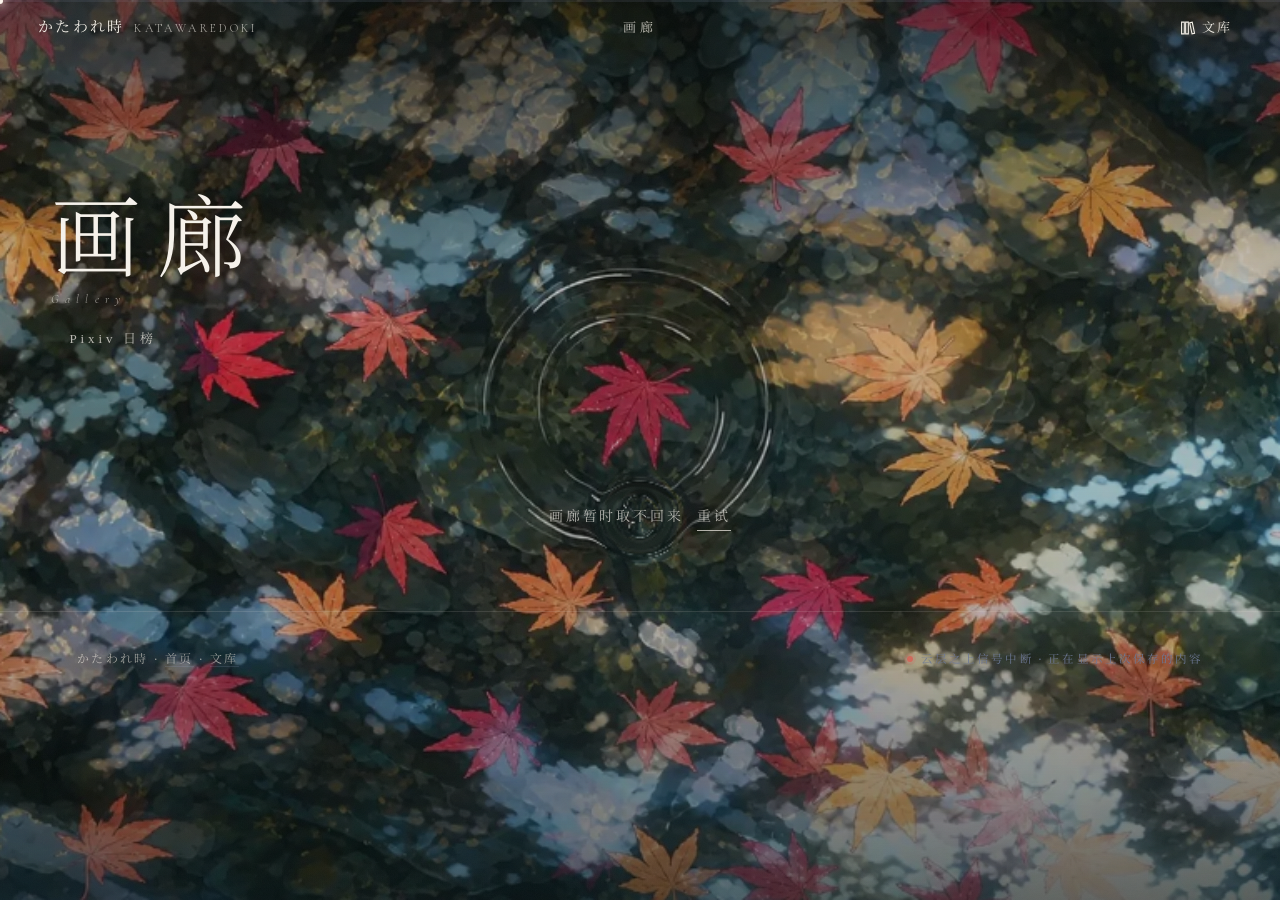
<file: gallery.html>
<!doctype html>
<html lang="zh-CN" data-phase="yoru">
<head>
<meta charset="utf-8">
<meta name="viewport" content="width=device-width, initial-scale=1, viewport-fit=cover">
<title>画廊 — かたわれ時</title>
<meta name="description" content="かたわれ時 · 画廊：今天的 Pixiv 日榜，铺在秋天的溪水上。">
<meta name="theme-color" content="#1b2a22">
<link rel="preload" href="assets/fonts/serif-400-hot.3806c509.woff2" as="font" type="font/woff2" crossorigin>
<link rel="preload" href="assets/img/gl-water-1440.webp" as="image" media="(min-width: 721px)">
<link rel="preload" href="assets/img/gl-water-900.webp" as="image" media="(max-width: 720px)">
<link rel="preconnect" href="https://api-worker.wh1te.top" crossorigin>
<link rel="preconnect" href="https://i.pixiv.re">
<link rel="stylesheet" href="assets/css/fonts.css?v=20261112a">
<link rel="stylesheet" href="assets/css/fonts-tail.css?v=20261112a" media="print" onload="this.media='all'">
<noscript><link rel="stylesheet" href="assets/css/fonts-tail.css?v=20261112a"></noscript>
<link rel="stylesheet" href="assets/css/main.css?v=20261112a">
<link rel="stylesheet" href="assets/css/blog.css?v=20261112a">
<link rel="stylesheet" href="assets/css/gallery.css?v=20261112a">
<script src="assets/js/vt.js?v=20261112a"></script>
<script src="assets/js/config.js?v=20261112a"></script>
<script src="assets/js/api.js?v=20261112a" defer></script>
<script src="assets/js/site.js?v=20261112a" defer></script>
<script src="assets/js/blog.js?v=20261112a" defer></script>
<script src="assets/js/gallery.js?v=20261112a" defer></script>
</head>
<body class="gallery-page">
<div class="grain" aria-hidden="true"></div>
<div class="comet" aria-hidden="true"><div class="comet__track"></div><div class="comet__ticks"></div><div class="comet__head"></div></div>

<!-- 水面：静态图先铺上，WebGL 就绪后换成会流动、会起涟漪的那一层 -->
<div class="water" aria-hidden="true">
  <picture><source media="(max-width: 720px)" srcset="assets/img/gl-water-900.webp"><img class="water__img" src="assets/img/gl-water-1440.webp" alt="" decoding="async" fetchpriority="high"></picture>
  <canvas class="water__gl"></canvas>
</div>

<header class="bar" data-over-image>
  <a class="bar__home" href="index.html">かたわれ時 <span class="latin">Katawaredoki</span></a>
  <div class="bar__chapter" aria-live="polite"><span data-default="画廊">画廊</span></div>
  <div class="bar__tools">
    <a class="bar__btn" href="archive.html" aria-label="文库"><svg viewBox="0 0 20 20" aria-hidden="true"><path d="M4 3.5h3v13H4zM8.5 3.5h3v13h-3zM13 4.2l2.8-.7 2.6 12.4-2.8.6z"/></svg><span>文库</span></a>
  </div>
</header>

<main class="gl" data-dark-stage>
  <header class="gl-head">
    <h1>画廊<span class="latin">Gallery</span></h1>
    <p class="gl-head__meta"><span class="latin" data-slot="date"></span><span>Pixiv 日榜</span><span class="latin" data-slot="count"></span></p>
  </header>
  <div class="gl-wall" data-slot="wall" aria-busy="true"></div>
  <p class="gl-note" data-slot="note" hidden></p>

  <footer class="foot">
    <span>かたわれ時 · <a href="index.html">首页</a> · <a href="archive.html">文库</a></span><span class="edge" data-edge></span>
  </footer>
</main>
</body>
</html>
</file>
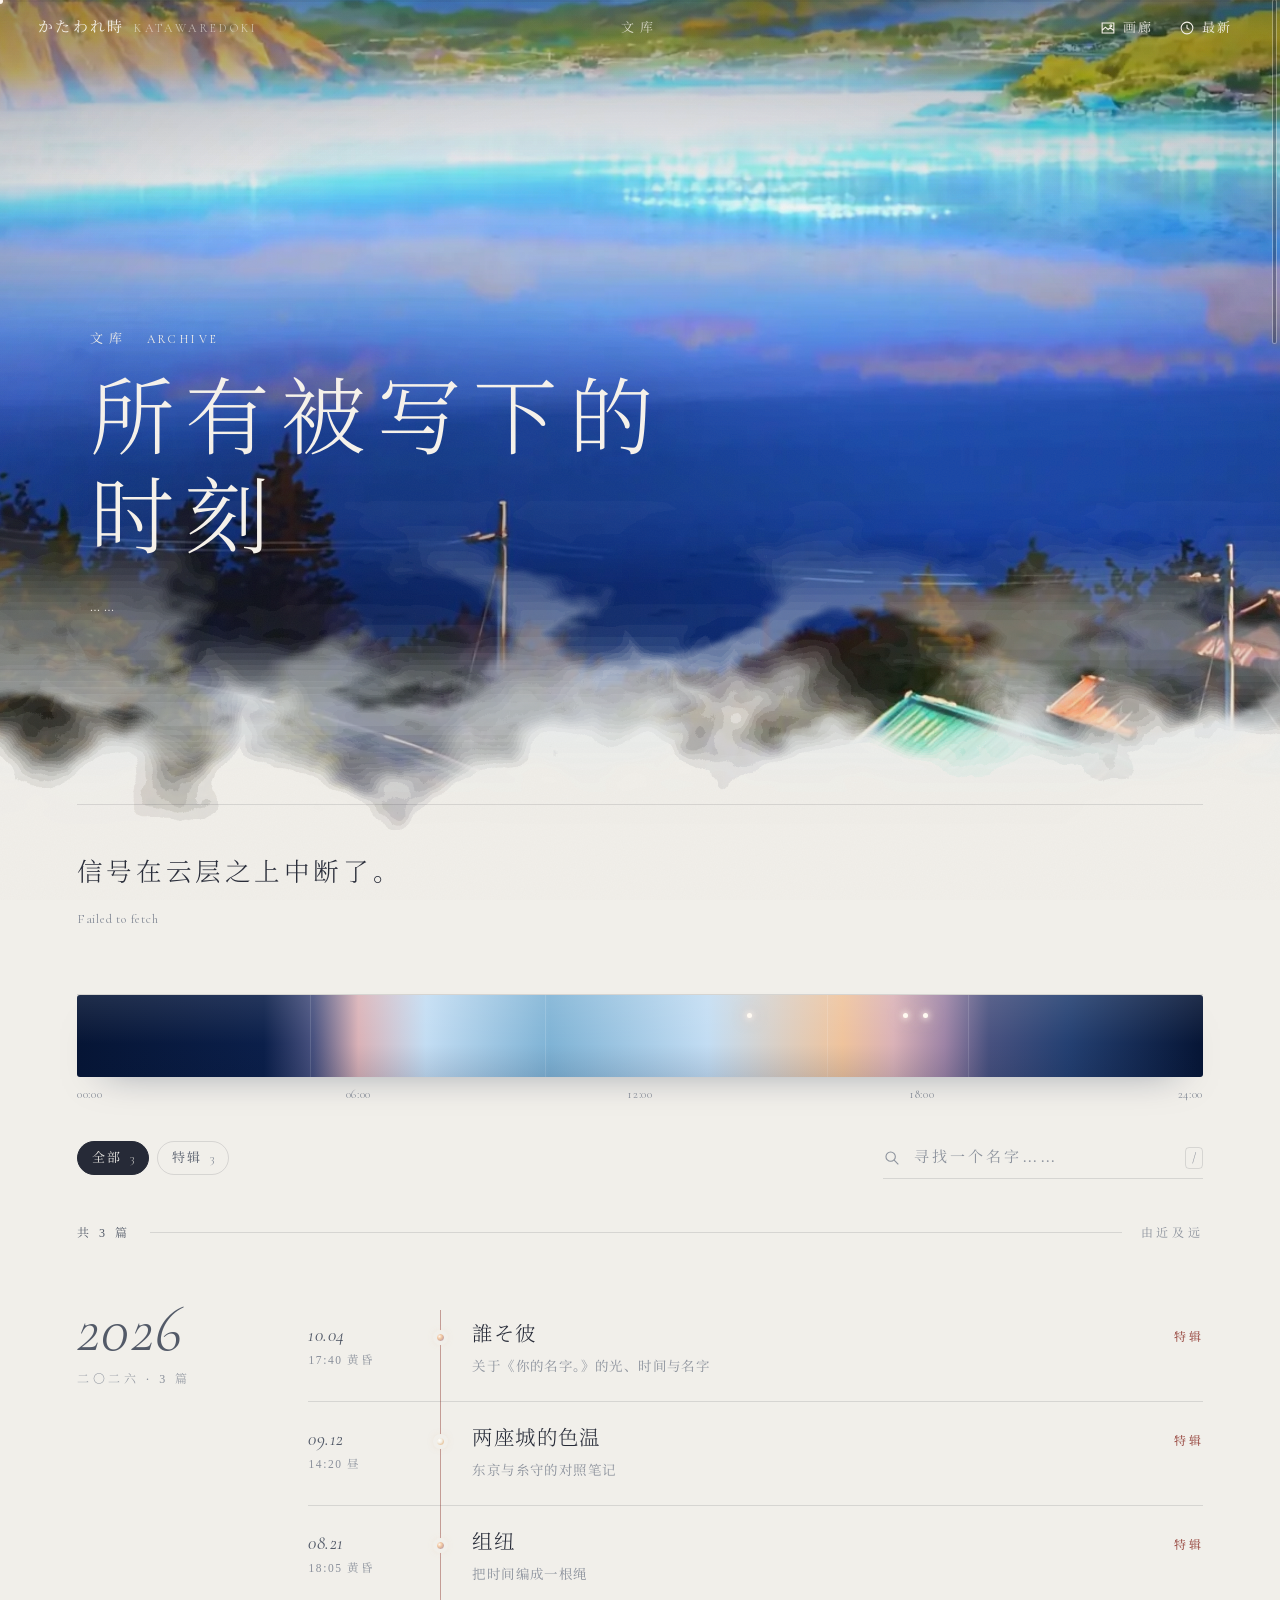
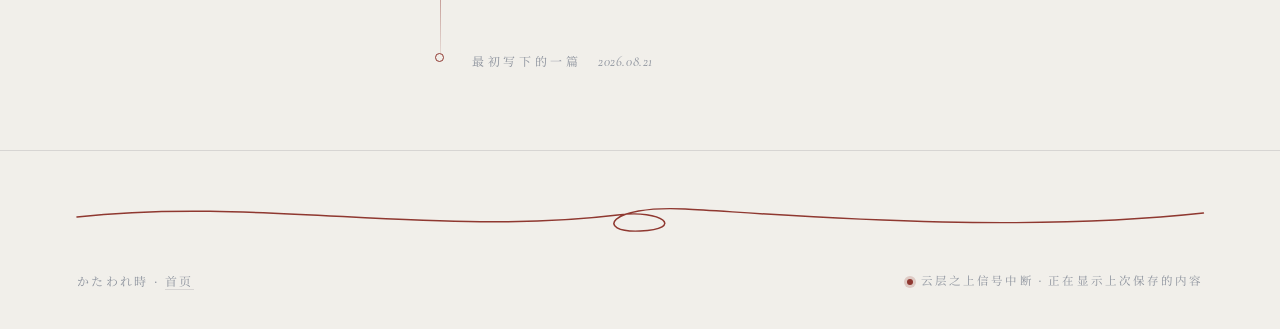
<file: post.html>
<!doctype html>
<html lang="zh-CN" data-phase="hiru">
<head>
<meta charset="utf-8">
<meta name="viewport" content="width=device-width, initial-scale=1, viewport-fit=cover">
<title>かたわれ時</title>
<meta name="description" content="かたわれ時 · 文章">
<meta name="theme-color" content="#0b1428">
<link rel="preload" href="assets/fonts/serif-400-hot.3806c509.woff2" as="font" type="font/woff2" crossorigin>
<link rel="preconnect" href="https://api-worker.wh1te.top" crossorigin>
<link rel="stylesheet" href="assets/css/fonts.css?v=20261112a">
<link rel="stylesheet" href="assets/css/fonts-tail.css?v=20261112a" media="print" onload="this.media='all'">
<noscript><link rel="stylesheet" href="assets/css/fonts-tail.css?v=20261112a"></noscript>
<link rel="stylesheet" href="assets/css/main.css?v=20261112a">
<link rel="stylesheet" href="assets/css/blog.css?v=20261112a">
<script>try{var s=localStorage.getItem("kata:size"),l=localStorage.getItem("kata:leading"),t=localStorage.getItem("kata:theme");s&&(document.documentElement.dataset.size=s);l&&(document.documentElement.dataset.leading=l);t&&t!=="story"&&(document.documentElement.dataset.theme=t)}catch(e){}</script>
<link rel="expect" href="#kata-hero-end" blocking="render">
<script src="assets/js/vt.js?v=20261112a"></script>
<script src="assets/js/config.js?v=20261112a"></script>
<script src="assets/js/api.js?v=20261112a"></script>
<script src="assets/js/depth.js?v=20261112a" defer></script>
<script src="assets/js/site.js?v=20261112a" defer></script>
<script src="assets/js/blog.js?v=20261112a" defer></script>
</head>
<body class="post" data-await data-post-state="loading">
<div class="grain" aria-hidden="true"></div>
<div class="comet" aria-hidden="true"><div class="comet__track"></div><div class="comet__ticks"></div><div class="comet__head"></div></div>

<header class="bar" data-over-image>
  <a class="bar__home" href="index.html">かたわれ時 <span class="latin">Katawaredoki</span></a>
  <div class="bar__chapter" aria-live="polite"><span data-default=""></span></div>
  <div class="bar__tools">
    <a class="bar__btn bar__close" href="index.html#latest" data-close-post aria-label="合上文章（Esc）" title="合上（Esc）"><svg viewBox="0 0 20 20" aria-hidden="true"><path d="M5 5l10 10M15 5L5 15"/></svg><span>合上</span></a>
    <a class="bar__btn" href="archive.html" aria-label="文库"><svg viewBox="0 0 20 20" aria-hidden="true"><path d="M4 3.5h3v13H4zM8.5 3.5h3v13h-3zM13 4.2l2.8-.7 2.6 12.4-2.8.6z"/></svg><span>文库</span></a>
    <button class="bar__btn" data-open-drawer aria-label="目录与阅读设置"><svg viewBox="0 0 20 20" aria-hidden="true"><path d="M3 6h14M3 10h10M3 14h14"/></svg><span>目录</span></button>
  </div>
</header>

<div class="scrim"></div>
<aside class="drawer" aria-hidden="true" aria-label="目录与阅读设置">
  <button class="bar__btn drawer__close" data-close-drawer aria-label="关闭"><svg viewBox="0 0 20 20" aria-hidden="true"><path d="M5 5l10 10M15 5L5 15"/></svg></button>
  <h3>目次<span class="latin">Contents</span></h3>
  <ol class="toc"></ol>
  <div class="settings">
    <div><div class="setting__label">字号</div><div class="seg" data-pref="size"><button value="s">小</button><button value="m">中</button><button value="l">大</button></div></div>
    <div><div class="setting__label">行距</div><div class="seg" data-pref="leading"><button value="tight">紧</button><button value="normal">适中</button><button value="loose">疏</button></div></div>
    <div><div class="setting__label">纸色</div><div class="seg" data-pref="theme"><button value="story">随写下的时刻</button><button value="day">昼</button><button value="night">夜</button></div>
      <p class="setting__hint">“随写下的时刻”：纸色取自这篇文字被写下的钟点——清晨、白昼、黄昏或夜。</p></div>
  </div>
</aside>

<main data-post>
  <section class="post-hero" data-dark-stage aria-label="题图">
    <div class="opener__stage">
      <div data-slot="hero" class="post-hero__sky"><div class="depth" style="--tint:#0b1734"></div></div>
      <div class="post-hero__head">
        <div>
          <p class="post-hero__kicker post-hero__line" data-slot="kicker"><span class="latin">Loading</span></p>
          <h1 class="post-hero__line">　</h1>
          <p class="post-hero__sub post-hero__line" data-slot="sub">正在从云端取回……</p>
        </div>
        <p class="post-hero__meta post-hero__line" data-slot="meta"></p>
      </div>
      <div class="post-hero__cue" aria-hidden="true"></div>
    </div>
  </section>
  <!-- 冷启动加载页：只有缓存里没有这篇时才插入（也才下载这张图） -->
  <template id="post-loader"><div class="post-loader" aria-hidden="true">
    <div class="post-loader__frame">
      <picture>
        <source media="(max-aspect-ratio: 4/5)" srcset="assets/img/ld-sky-m-600.webp 600w, assets/img/ld-sky-m-900.webp 900w" sizes="100vw">
        <img src="assets/img/ld-sky-1600.webp" srcset="assets/img/ld-sky-960.webp 960w, assets/img/ld-sky-1600.webp 1600w" sizes="100vw" alt="" decoding="async">
      </picture>
      <i class="post-loader__glow"></i><i class="post-loader__glow post-loader__glow--frag"></i>
    </div>
    <p class="post-loader__text"><span>正在从云端取回</span><i></i></p>
  </div></template>
  <script>
    window.KataAPI && (window.__kataPrefill = KataAPI.prefill());
    window.__kataPrefill && KataAPI.fonts.warmPost(window.__kataPrefill);   // 正文还没上屏，就先把它要用的字体分层取回来
    if (!window.__kataPrefill) { var t = document.getElementById("post-loader"), st = document.querySelector(".post-hero .opener__stage"); st && st.insertBefore(t.content.cloneNode(true), st.querySelector(".post-hero__head")); }
  </script>
  <span id="kata-hero-end" hidden></span>

  <article class="prose post-intro wp" id="p-0" data-slot="body">
    <div class="skel"><i></i><i></i><i></i><i></i></div>
  </article>

  <section class="prose post-end" data-slot="end"></section>

  <section class="prose comments" data-comments aria-labelledby="h-cm">
    <div class="cm-wrap">
      <aside class="cm-side">
        <h2 class="cm-head" id="h-cm">留言<b data-slot="ccount"></b></h2>
        <form class="cm-form" novalidate>
          <p class="cm-form__replying" data-slot="replying" hidden></p>
          <label class="cm-form__text"><span class="sr-only">留言</span><textarea name="content" rows="4" maxlength="2000" placeholder="说点什么"></textarea><span class="cm-form__count latin" data-slot="chars" aria-hidden="true"></span></label>
          <div class="cm-form__row">
            <label><span class="sr-only">称呼</span><input name="author_name" autocomplete="nickname" maxlength="60" placeholder="称呼"></label>
            <label><span class="sr-only">邮箱（不公开）</span><input name="author_email" type="email" autocomplete="email" maxlength="120" placeholder="邮箱（不公开）"></label>
          </div>
          <input type="hidden" name="parent" value="0">
          <div class="cm-form__foot">
            <p class="cm-form__note" data-slot="form-note" aria-live="polite"></p>
            <button class="cm-form__send" type="submit">发送</button>
          </div>
        </form>
      </aside>
      <ol class="cm-list" data-slot="comments"></ol>
    </div>
  </section>

  <footer class="foot">
    <span>かたわれ時 · <a href="archive.html">文库</a></span><span class="edge" data-edge></span>
  </footer>
</main>
<div class="peek" aria-hidden="true"></div>
</body>
</html>
</file>
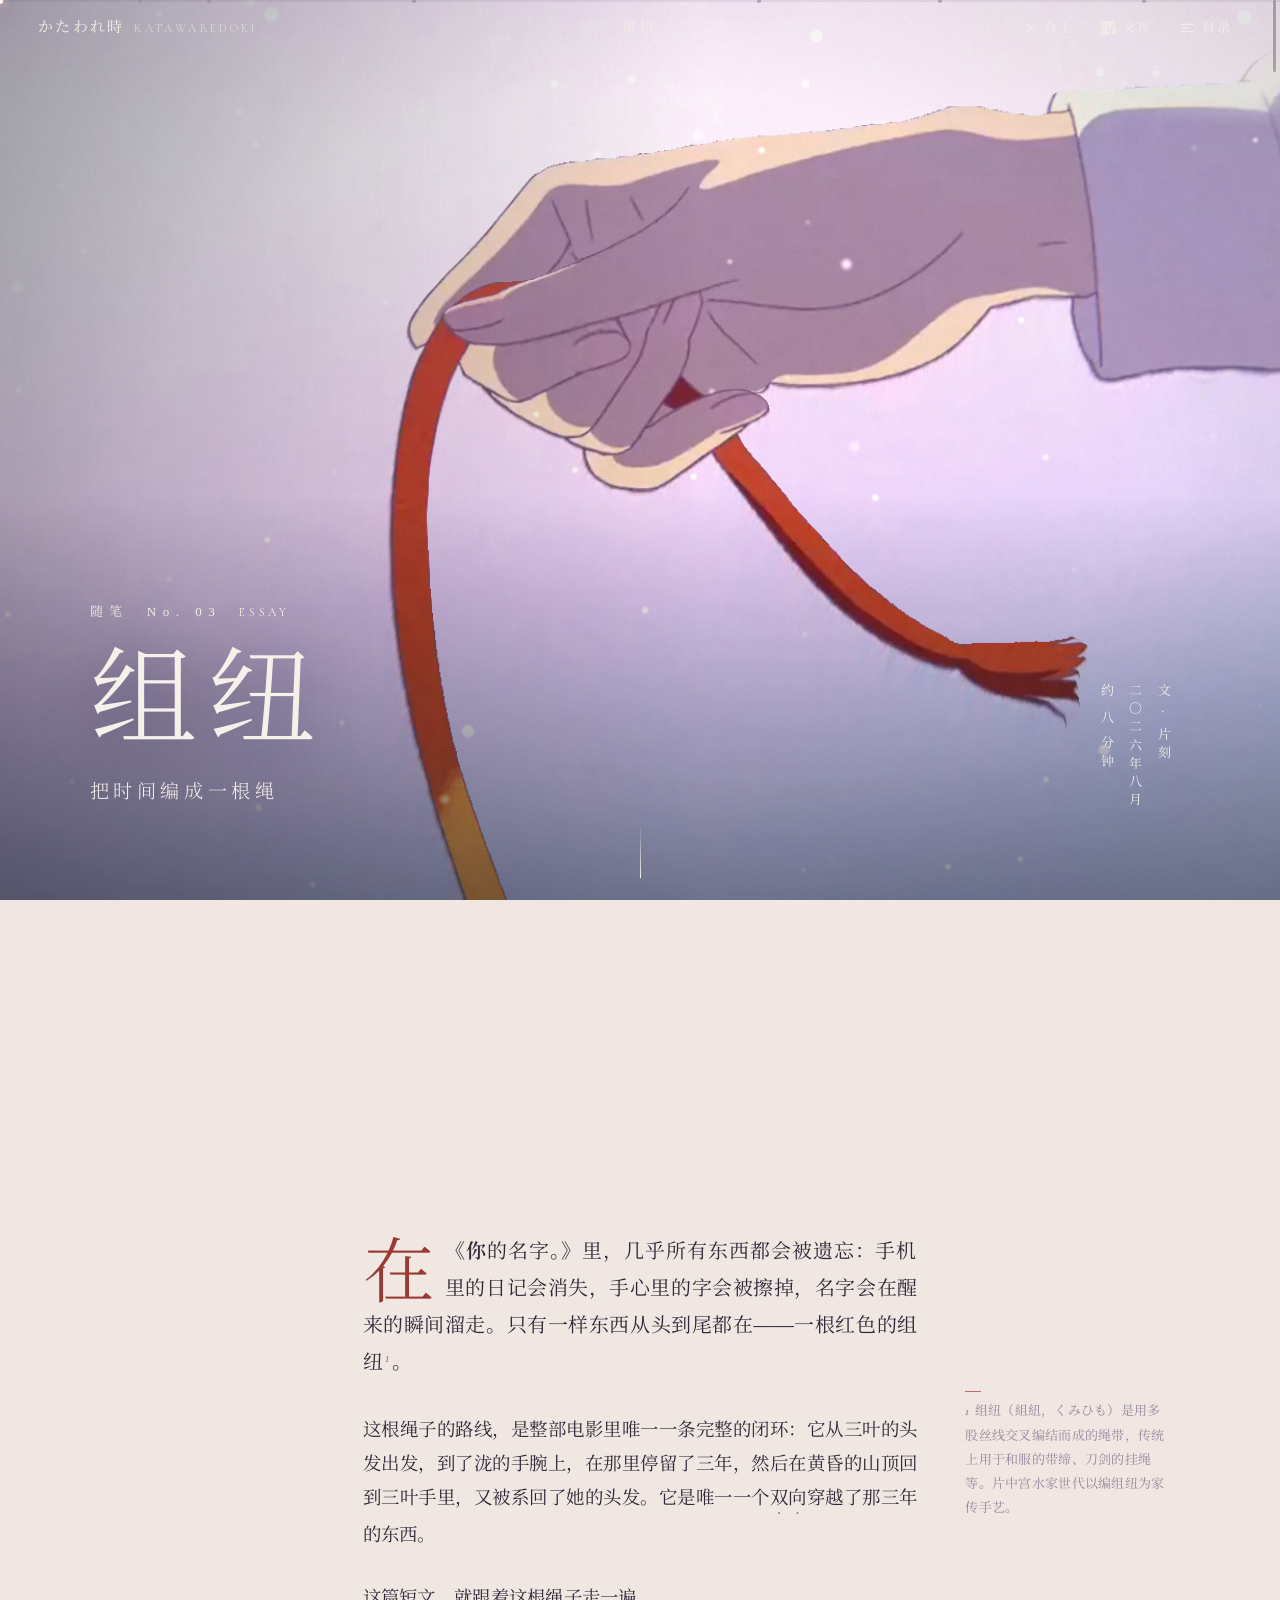
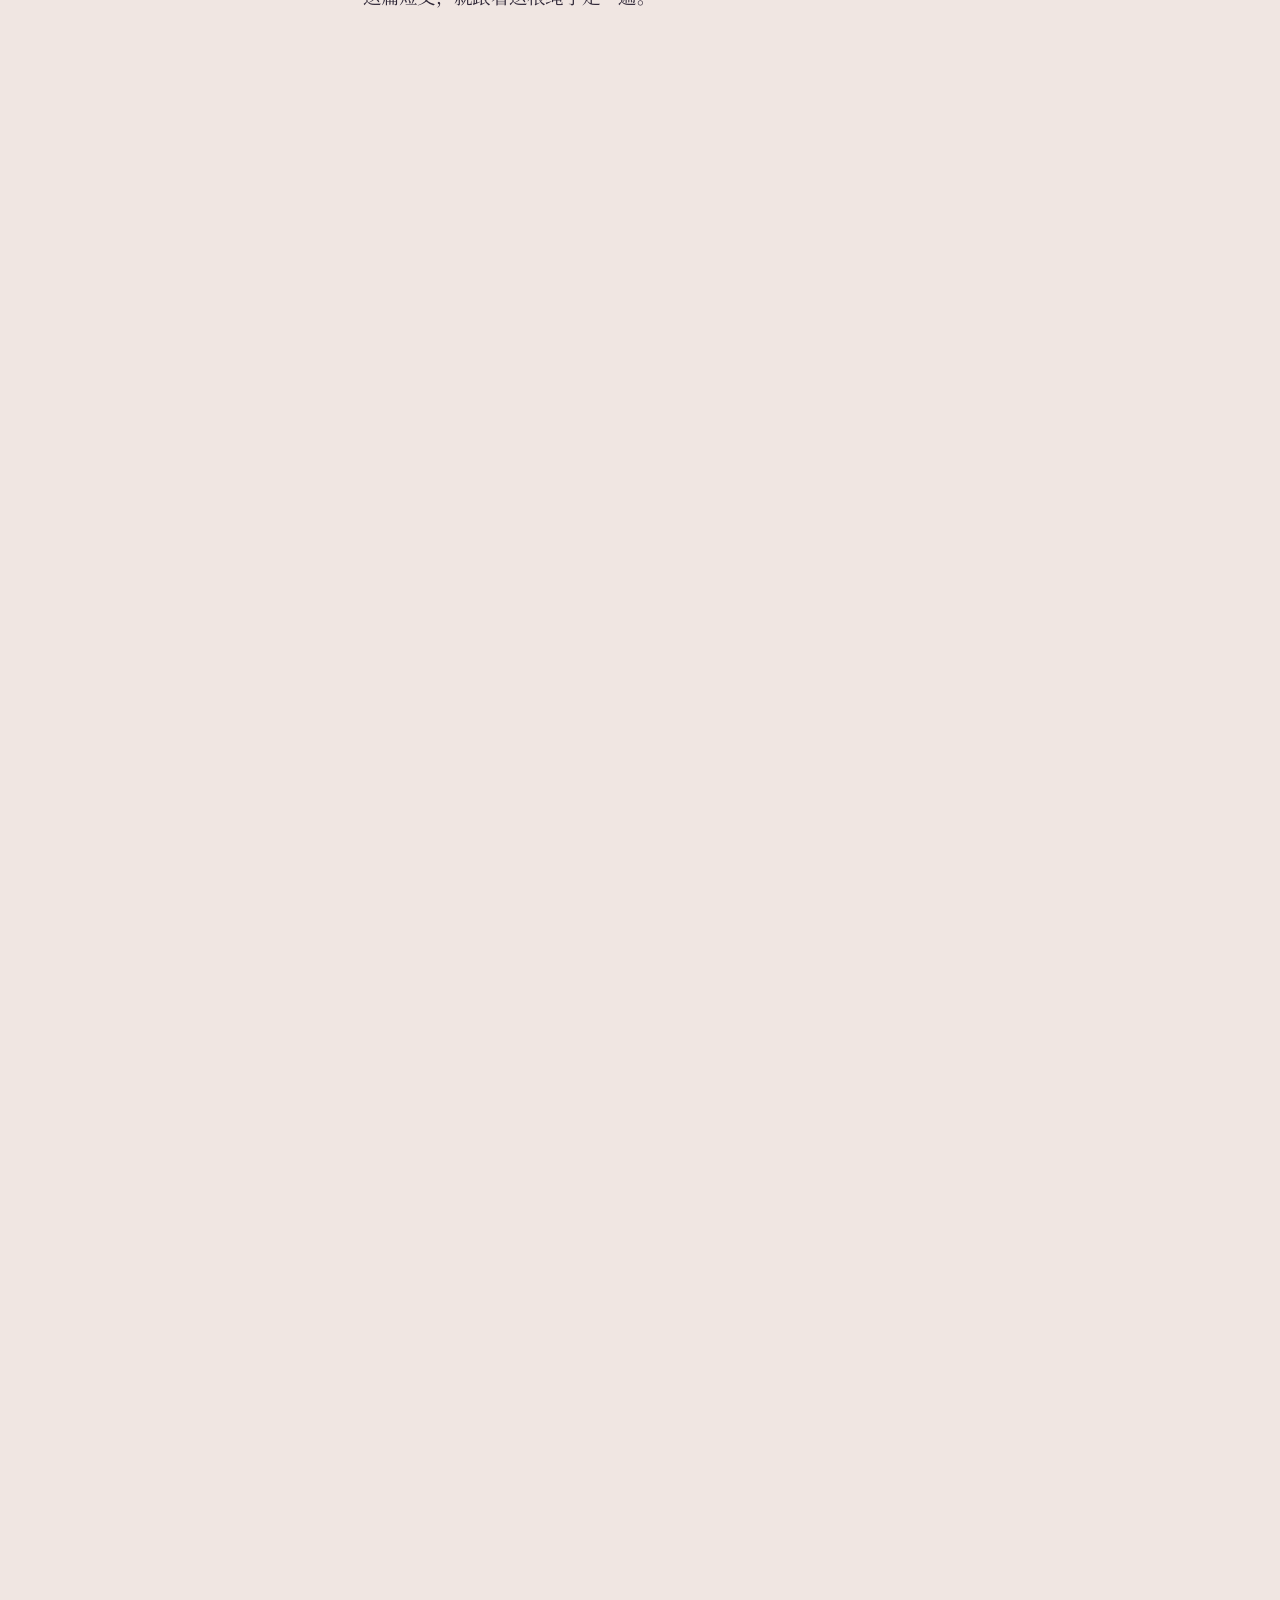
<file: posts/kumihimo.html>
<!doctype html>
<html lang="zh-CN" data-phase="tasogare">
<head>
<meta charset="utf-8">
<meta name="viewport" content="width=device-width, initial-scale=1, viewport-fit=cover">
<title>组纽 — かたわれ時</title>
<meta name="description" content="一根红色的组纽，从三叶的头发到泷的手腕，又回到三叶的头发。它是《你的名字。》里唯一双向穿越了三年的东西。">
<meta name="theme-color" content="#8f3830">
<link rel="preload" href="../assets/fonts/serif-400-hot.3806c509.woff2" as="font" type="font/woff2" crossorigin>
<link rel="preload" href="../assets/fonts/serif-300-hot.04dcca89.woff2" as="font" type="font/woff2" crossorigin>
<link rel="preload" href="../assets/fonts/serif-300-c06.1fb99b4c.woff2" as="font" type="font/woff2" crossorigin>
<link rel="stylesheet" href="../assets/css/fonts.css?v=20261112a">
<link rel="stylesheet" href="../assets/css/fonts-tail.css?v=20261112a" media="print" onload="this.media='all'">
<noscript><link rel="stylesheet" href="../assets/css/fonts-tail.css?v=20261112a"></noscript>
<link rel="stylesheet" href="../assets/css/main.css?v=20261112a">
<link rel="stylesheet" href="../assets/css/blog.css?v=20261112a">
<script>try{var s=localStorage.getItem("kata:size"),l=localStorage.getItem("kata:leading"),t=localStorage.getItem("kata:theme");s&&(document.documentElement.dataset.size=s);l&&(document.documentElement.dataset.leading=l);t&&t!=="story"&&(document.documentElement.dataset.theme=t)}catch(e){}</script>
<link rel="expect" href="#kata-hero-end" blocking="render">
<script src="../assets/js/vt.js?v=20261112a"></script>
<script src="../assets/js/depth.js?v=20261112a" defer></script>
<script src="../assets/js/site.js?v=20261112a" defer></script>
</head>
<body class="post">
<div class="grain" aria-hidden="true"></div>
<div class="comet" aria-hidden="true"><div class="comet__track"></div><div class="comet__ticks"></div><div class="comet__head"></div></div>

<header class="bar" data-over-image>
  <a class="bar__home" href="../index.html">かたわれ時 <span class="latin">Katawaredoki</span></a>
  <div class="bar__chapter" aria-live="polite"><span data-default="组纽">组纽</span></div>
  <div class="bar__tools">
    <a class="bar__btn bar__close" href="../index.html#essays" data-close-post aria-label="合上文章（Esc）" title="合上（Esc）"><svg viewBox="0 0 20 20" aria-hidden="true"><path d="M5 5l10 10M15 5L5 15"/></svg><span>合上</span></a>
    <a class="bar__btn" href="../archive.html" aria-label="文库"><svg viewBox="0 0 20 20" aria-hidden="true"><path d="M4 3.5h3v13H4zM8.5 3.5h3v13h-3zM13 4.2l2.8-.7 2.6 12.4-2.8.6z"/></svg><span>文库</span></a>
    <button class="bar__btn" data-open-drawer aria-label="目录与阅读设置"><svg viewBox="0 0 20 20" aria-hidden="true"><path d="M3 6h14M3 10h10M3 14h14"/></svg><span>目录</span></button>
  </div>
</header>

<div class="scrim"></div>
<aside class="drawer" aria-hidden="true" aria-label="目录与阅读设置">
  <button class="bar__btn drawer__close" data-close-drawer aria-label="关闭"><svg viewBox="0 0 20 20" aria-hidden="true"><path d="M5 5l10 10M15 5L5 15"/></svg></button>
  <h3>目次<span class="latin">Contents</span></h3>
  <ol class="toc">
    <li><a href="#k-0"><span class="toc__num">0</span><span class="toc__title">一根绳子的旅程</span><span class="toc__jp">はじめに</span></a></li>
    <li><a href="#k-1"><span class="toc__num">i</span><span class="toc__title">编</span><span class="toc__jp">くむ</span></a></li>
    <li><a href="#k-2"><span class="toc__num">ii</span><span class="toc__title">抛</span><span class="toc__jp">なげる</span></a></li>
    <li><a href="#k-3"><span class="toc__num">iii</span><span class="toc__title">戴</span><span class="toc__jp">むすぶ</span></a></li>
    <li><a href="#k-4"><span class="toc__num">iv</span><span class="toc__title">还</span><span class="toc__jp">かえす</span></a></li>
    <li><a href="#k-5"><span class="toc__num">v</span><span class="toc__title">结</span><span class="toc__jp">むすび</span></a></li>
  </ol>
  <div class="settings">
    <div><div class="setting__label">字号</div><div class="seg" data-pref="size"><button value="s">小</button><button value="m">中</button><button value="l">大</button></div></div>
    <div><div class="setting__label">行距</div><div class="seg" data-pref="leading"><button value="tight">紧</button><button value="normal">适中</button><button value="loose">疏</button></div></div>
    <div><div class="setting__label">纸色</div><div class="seg" data-pref="theme"><button value="story">随叙事</button><button value="day">昼</button><button value="night">夜</button></div></div>
  </div>
</aside>

<main>
  <section class="post-hero" data-dark-stage aria-label="题图">
    <div class="opener__stage">
      <div class="depth" style="--tint:#e9d6e0" data-depth="../assets/depth/pr12.webp" data-strength=".026" data-focus=".55" data-haze=".1" data-haze-color="#f6e6ea" data-motes=".5" data-mote-color="#fff4ea">
        <img src="../assets/img/pr12-1600.webp" srcset="../assets/img/pr12-960.webp 960w, ../assets/img/pr12-1600.webp 1600w" sizes="100vw" alt="一只手在柔和的粉色光里抛出红色的组纽" width="1600" height="900" fetchpriority="high">
      </div>
      <div class="post-hero__head">
        <div>
          <p class="post-hero__kicker post-hero__line"><span>随笔</span><span>No. 03</span><span class="latin">Essay</span></p>
          <h1 class="post-hero__line">组纽</h1>
          <p class="post-hero__sub post-hero__line">把时间编成一根绳</p>
        </div>
        <p class="post-hero__meta post-hero__line">文 · 片刻<br>二〇二六年八月<br>约 八 分钟</p>
      </div>
      <div class="post-hero__cue" aria-hidden="true"></div>
    </div>
  </section>
  <span id="kata-hero-end" hidden></span>

  <article class="prose post-intro" id="k-0" data-chapter="一根绳子的旅程">
    <p class="lede"><span class="dropcap">在</span>《你的名字。》里，几乎所有东西都会被遗忘：手机里的日记会消失，手心里的字会被擦掉，名字会在醒来的瞬间溜走。只有一样东西从头到尾都在——一根红色的组纽<a class="sn-ref" href="#m1" aria-controls="m1" aria-expanded="false">1</a><span class="sn" id="m1" role="note"><span class="sn__n">1</span>组纽（組紐，くみひも）是用多股丝线交叉编结而成的绳带，传统上用于和服的带缔、刀剑的挂绳等。片中宫水家世代以编组纽为家传手艺。</span>。</p>
    <p>这根绳子的路线，是整部电影里唯一一条完整的闭环：它从三叶的头发出发，到了泷的手腕上，在那里停留了三年，然后在黄昏的山顶回到三叶手里，又被系回了她的头发。它是唯一一个<em>双向</em>穿越了那三年的东西。</p>
    <p>这篇短文，就跟着这根绳子走一遍。</p>
  </article>

  <article class="prose chapter" id="k-1" data-chapter="i · 编">
    <h3>编<span class="latin">to braid</span></h3>
    <p>电影前半段有一场很安静的戏：外婆一叶坐在屋里，教三叶和四叶编组纽。彩色的丝线从编台上垂下来，坠子一圈一圈地转。一叶一边编，一边说起这片土地的神——“结び”。</p>

    <blockquote class="tate"><span class="jp">糸を繋げることも結び</span><cite>— 一叶</cite></blockquote>

    <p>把线连起来是结び，把人连起来是结び，时间的流动也是结び。线会扭在一起、缠在一起，有时会回头，有时会断，然后又接上。外婆说，组纽就是这样编出来的，所以它就是时间。</p>
    <p>这种说法放在任何一部别的电影里，大概只是一段好听的民俗台词。可是《你的名字。》把它当真了：它真的把时间当作一根绳子来处理。</p>

    <figure class="fig fig--wide" data-reveal style="--tint:#ddd7da">
      <div class="fig__frame"><img src="../assets/img/pz12-960.webp" srcset="../assets/img/pz12-960.webp 960w, ../assets/img/pz12-1600.webp 1600w" sizes="(min-width: 1100px) 1100px, 100vw" alt="宣传画：一根红绳绕过背对背站着的泷与三叶" width="1600" height="900" loading="lazy" decoding="async"></div>
      <figcaption><span class="latin">fig. 01</span><span>官方视觉里，这根绳子总是在两个人之间绕成一个松松的圈。</span></figcaption>
    </figure>
  </article>

  <article class="prose chapter" id="k-2" data-chapter="ii · 抛">
    <h3>抛<span class="latin">to throw</span></h3>
    <p>绳子第一次离开三叶，是在东京的电车上。那是 2013 年，她鼓起勇气来东京找泷，在车厢里认出了他，可他却一脸困惑——那时的他，还完全不认识她。</p>
    <p>车门开了，他被人流推着下车。就在门关上的前一刻，三叶解下头上的组纽，向他抛了过去。</p>

    <div class="diptych strip" data-reveal>
      <div class="diptych__pair">
        <figure class="diptych__cell" style="--tint:#3c3236"><img src="../assets/img/pr11-960.webp" srcset="../assets/img/pr11-960.webp 960w, ../assets/img/pr11-1600.webp 1600w" sizes="(min-width: 1100px) 370px, 33vw" alt="三叶从头发上扯开红色的组纽" width="1600" height="900" loading="lazy" decoding="async"><figcaption>解</figcaption></figure>
        <figure class="diptych__cell" style="--tint:#ead9e3"><img src="../assets/img/pr12-960.webp" srcset="../assets/img/pr12-960.webp 960w, ../assets/img/pr12-1600.webp 1600w" sizes="(min-width: 1100px) 370px, 33vw" alt="组纽被抛向空中" width="1600" height="900" loading="lazy" decoding="async"><figcaption>抛</figcaption></figure>
        <figure class="diptych__cell" style="--tint:#efe0ee"><img src="../assets/img/pr25-960.webp" srcset="../assets/img/pr25-960.webp 960w, ../assets/img/pr25-1600.webp 1600w" sizes="(min-width: 1100px) 370px, 33vw" alt="一只手抓住了组纽" width="1600" height="900" loading="lazy" decoding="async"><figcaption>接</figcaption></figure>
      </div>
      <figcaption><span class="latin">fig. 02 – 04</span><span>三个镜头，不到两秒。画面被柔光吃掉了边缘，像是一段被过度曝光的记忆。</span></figcaption>
    </div>

    <p>这三个镜头有一种非常特别的质感：背景几乎全白，只有一层淡淡的粉紫色，手和绳子被逆光勾出一圈亮边。和电影里其他场景厚重的背景相比，这里几乎没有“背景”可言——就好像这一刻被从时间里单独剪了出来。</p>
    <p>他隔着车门问她叫什么名字，她一边把绳子抛过去，一边喊出了自己的名字。三年后，他只记得那根绳子。</p>
  </article>

  <article class="prose chapter" id="k-3" data-chapter="iii · 戴">
    <h3>戴<span class="latin">to wear</span></h3>
    <p>此后的三年，泷一直把这根绳子缠在手腕上。他不知道是谁给的，只记得是在电车上，一个陌生的女孩。他也说不清自己为什么一直戴着它。</p>

    <figure class="fig fig--wide" data-reveal style="--tint:#3a3436">
      <div class="fig__frame"><img src="../assets/img/it00-960.webp" srcset="../assets/img/it00-960.webp 960w, ../assets/img/it00-1600.webp 1600w" sizes="(min-width: 1100px) 1100px, 100vw" alt="特写：手腕上缠着红色组纽，袖口是深色的外套" width="1600" height="900" loading="lazy" decoding="async"></div>
      <figcaption><span class="latin">fig. 05</span><span>暗色的袖口，和一圈突兀的红。</span></figcaption>
    </figure>

    <p>如果你留意泷在东京的那些镜头，会发现这一点红色几乎总在画面里，只是从来不在焦点上：在他握着电车吊环的手上，在他画糸守风景的手腕边，在他翻看手机的时候。新海诚把它放在一个“看得见却不会被注意”的位置，就像一件你戴了很久、早已忘了它存在的饰物。</p>
    <p>直到他去了糸守，看到镇子的毁灭，低头看向自己的手腕，才第一次真正“看见”了它。</p>
  </article>

  <article class="prose chapter" id="k-4" data-chapter="iv · 还">
    <h3>还<span class="latin">to return</span></h3>
    <p>黄昏的山顶上，两个人终于见面。泷做的第一件事，就是把这根绳子还给她。他说，那时候你来见我了吧，三年前。</p>

    <div class="diptych" data-reveal>
      <div class="diptych__pair">
        <figure class="diptych__cell" style="--tint:#a07c8a"><img src="../assets/img/kt19-960.webp" srcset="../assets/img/kt19-960.webp 960w, ../assets/img/kt19-1600.webp 1600w" sizes="(min-width: 1100px) 550px, 50vw" alt="泷把红色组纽放到三叶的手里，背景是黄昏的云海" width="1600" height="900" loading="lazy" decoding="async"><figcaption>还</figcaption></figure>
        <figure class="diptych__cell" style="--tint:#695b78"><img src="../assets/img/kt04-960.webp" srcset="../assets/img/kt04-960.webp 960w, ../assets/img/kt04-1600.webp 1600w" sizes="(min-width: 1100px) 550px, 50vw" alt="三叶把组纽重新系在头发上" width="1600" height="900" loading="lazy" decoding="async"><figcaption>系</figcaption></figure>
      </div>
      <figcaption><span class="latin">fig. 06</span><span>同一根绳子：在 2016 年的手里交出，在 2013 年的头发上系好。</span><button class="diptych__swap" type="button"><svg viewBox="0 0 16 16" aria-hidden="true"><path d="M2 5h11l-3-3M14 11H3l3 3"/></svg>交换</button></figcaption>
    </div>

    <p>请留意这个动作在时间上有多奇妙：泷是在 2016 年把绳子递出去的，而三叶是在 2013 年接住它的。在“片割れ時”那几分钟里，两个时间短暂地叠在一起，这根绳子就从一个时间被交到了另一个时间。</p>
    <p>于是闭环完成了。三叶 2013 年在电车上把绳子给了泷；泷戴了三年；然后在 2013 年的黄昏，把它还了回去。这根绳子本身<em>没有起点</em>——你说不清它到底是先在三叶那里，还是先在泷那里。它就像外婆说的那样，“扭在一起，缠在一起，有时回头”。</p>

    <p class="pull">你说不清它是先在她那里，<br>还是先在他那里。<small>— 关于组纽的闭环</small></p>
  </article>

  <article class="prose chapter" id="k-5" data-chapter="v · 结">
    <h3>结<span class="latin">musubi</span></h3>
    <p>很多年以后，东京，两列并行的电车。人群之中，泷看到一个陌生女孩的背影——她的头发上系着一根红色的发绳。</p>
    <p>这个时候，两人关于对方的记忆都已经消失了。名字没有留下，日记没有留下，连那场彗星之夜的细节也模糊了。可这根绳子还在。它不需要任何人记得它的来历，它只是被系在那里，像一个没有说出口的约定。</p>

    <figure class="fig fig--wide" data-reveal style="--tint:#2e6beb">
      <div class="fig__frame"><img src="../assets/img/pz14-960.webp" srcset="../assets/img/pz14-960.webp 960w, ../assets/img/pz14-1600.webp 1600w" sizes="(min-width: 1100px) 1100px, 100vw" alt="蓝色背景前，两只手之间牵着一根橙红色的绳子" width="1600" height="900" loading="lazy" decoding="async"></div>
      <figcaption><span class="latin">fig. 07</span><span>结び。</span></figcaption>
    </figure>

    <p>回头看，《你的名字。》对“记忆”其实相当悲观：它反复告诉我们，人是会忘的，名字是会消失的，再强烈的感情也敌不过一个早晨。但它对“连接”却出奇地乐观。记忆可以断，连接却可以留下来——以一根绳子、一种习惯、一个莫名回头的瞬间的形式。</p>
    <p>这大概就是外婆那段话真正的意思。线会断，但组纽不会，因为它从一开始就不是一根线，而是许多根线交织在一起的结果。时间也是这样。</p>

    <nav class="post-next" aria-label="继续阅读">
      <a href="tasogare.html"><small>长读 · No. 01</small><strong>誰そ彼</strong></a>
      <a href="two-cities.html"><small>No. 02</small><strong>两座城的色温</strong></a>
    </nav>
    <footer class="credits">本文为非商业性质的影评与研究。剧照与官方视觉版权归 © 2016「君の名は。」製作委員会 / CoMix Wave Films 所有。</footer>
  </article>
</main>
</body>
</html>
</file>
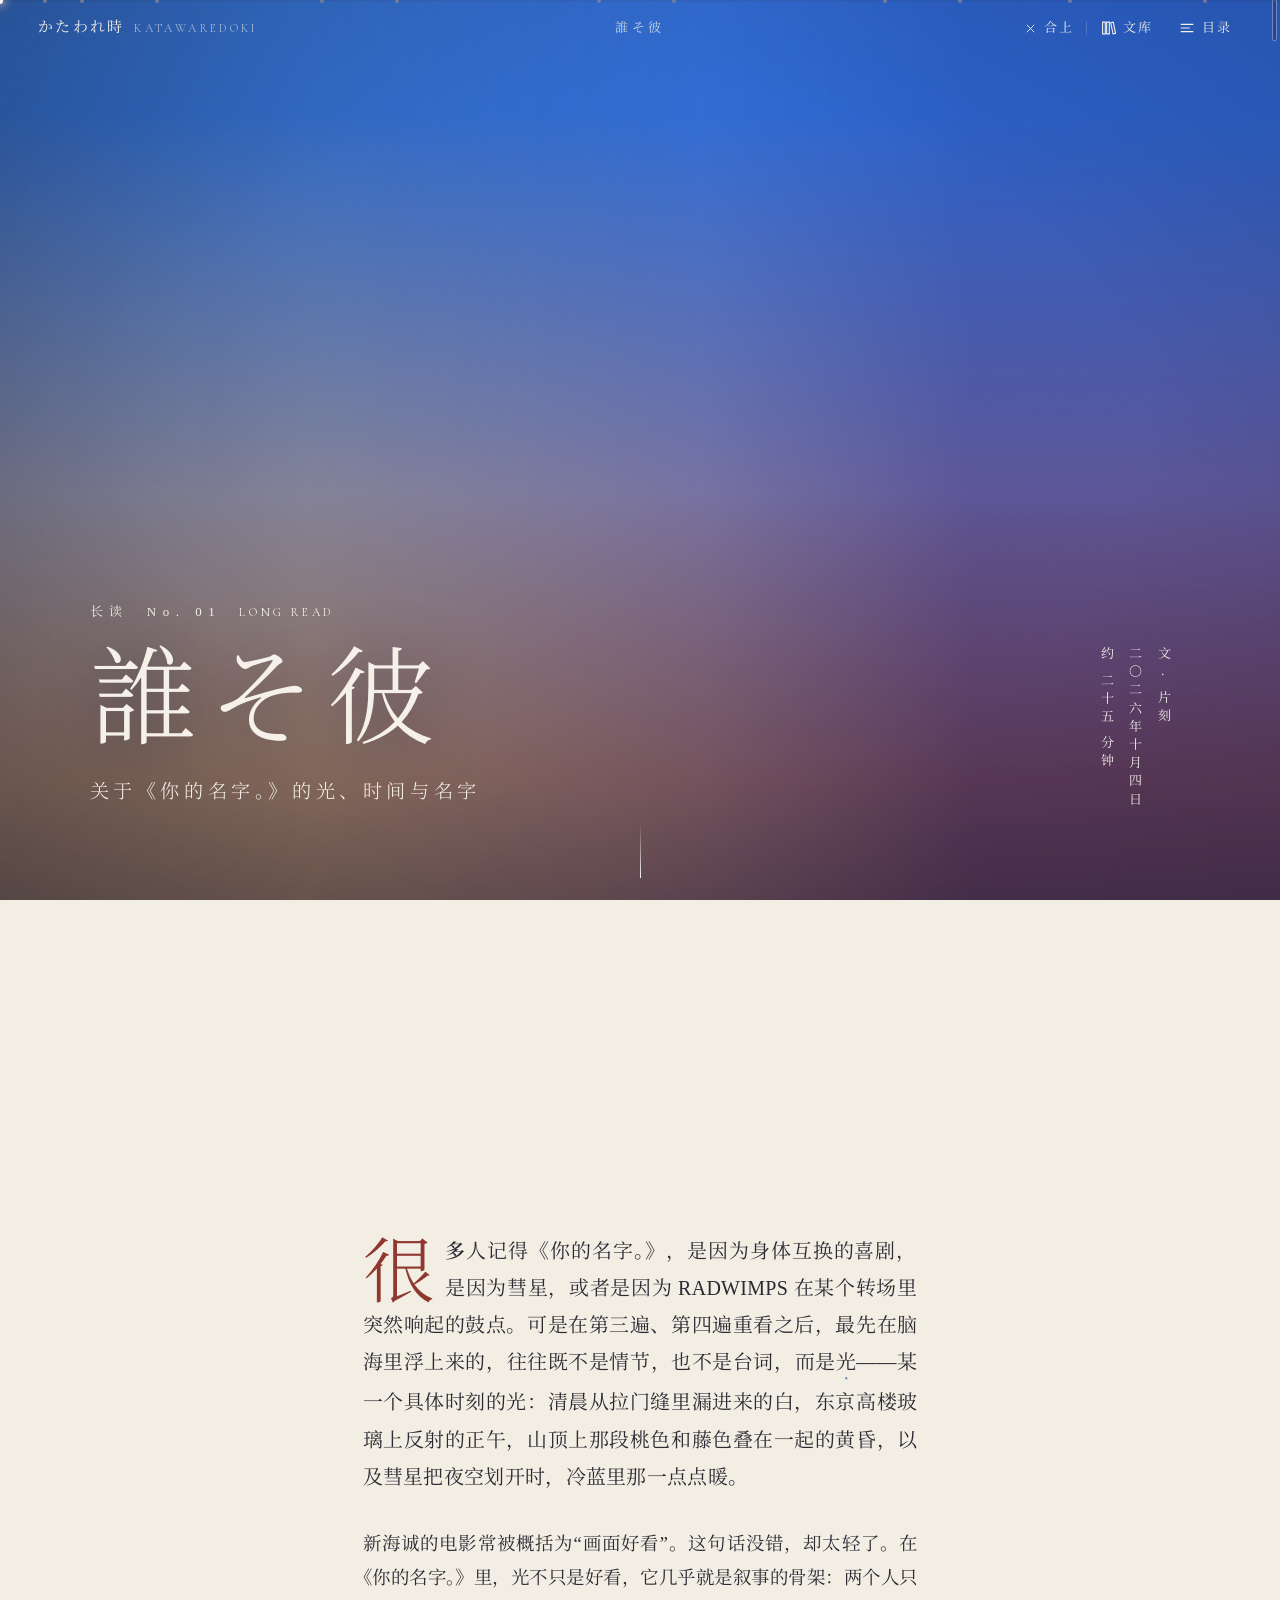
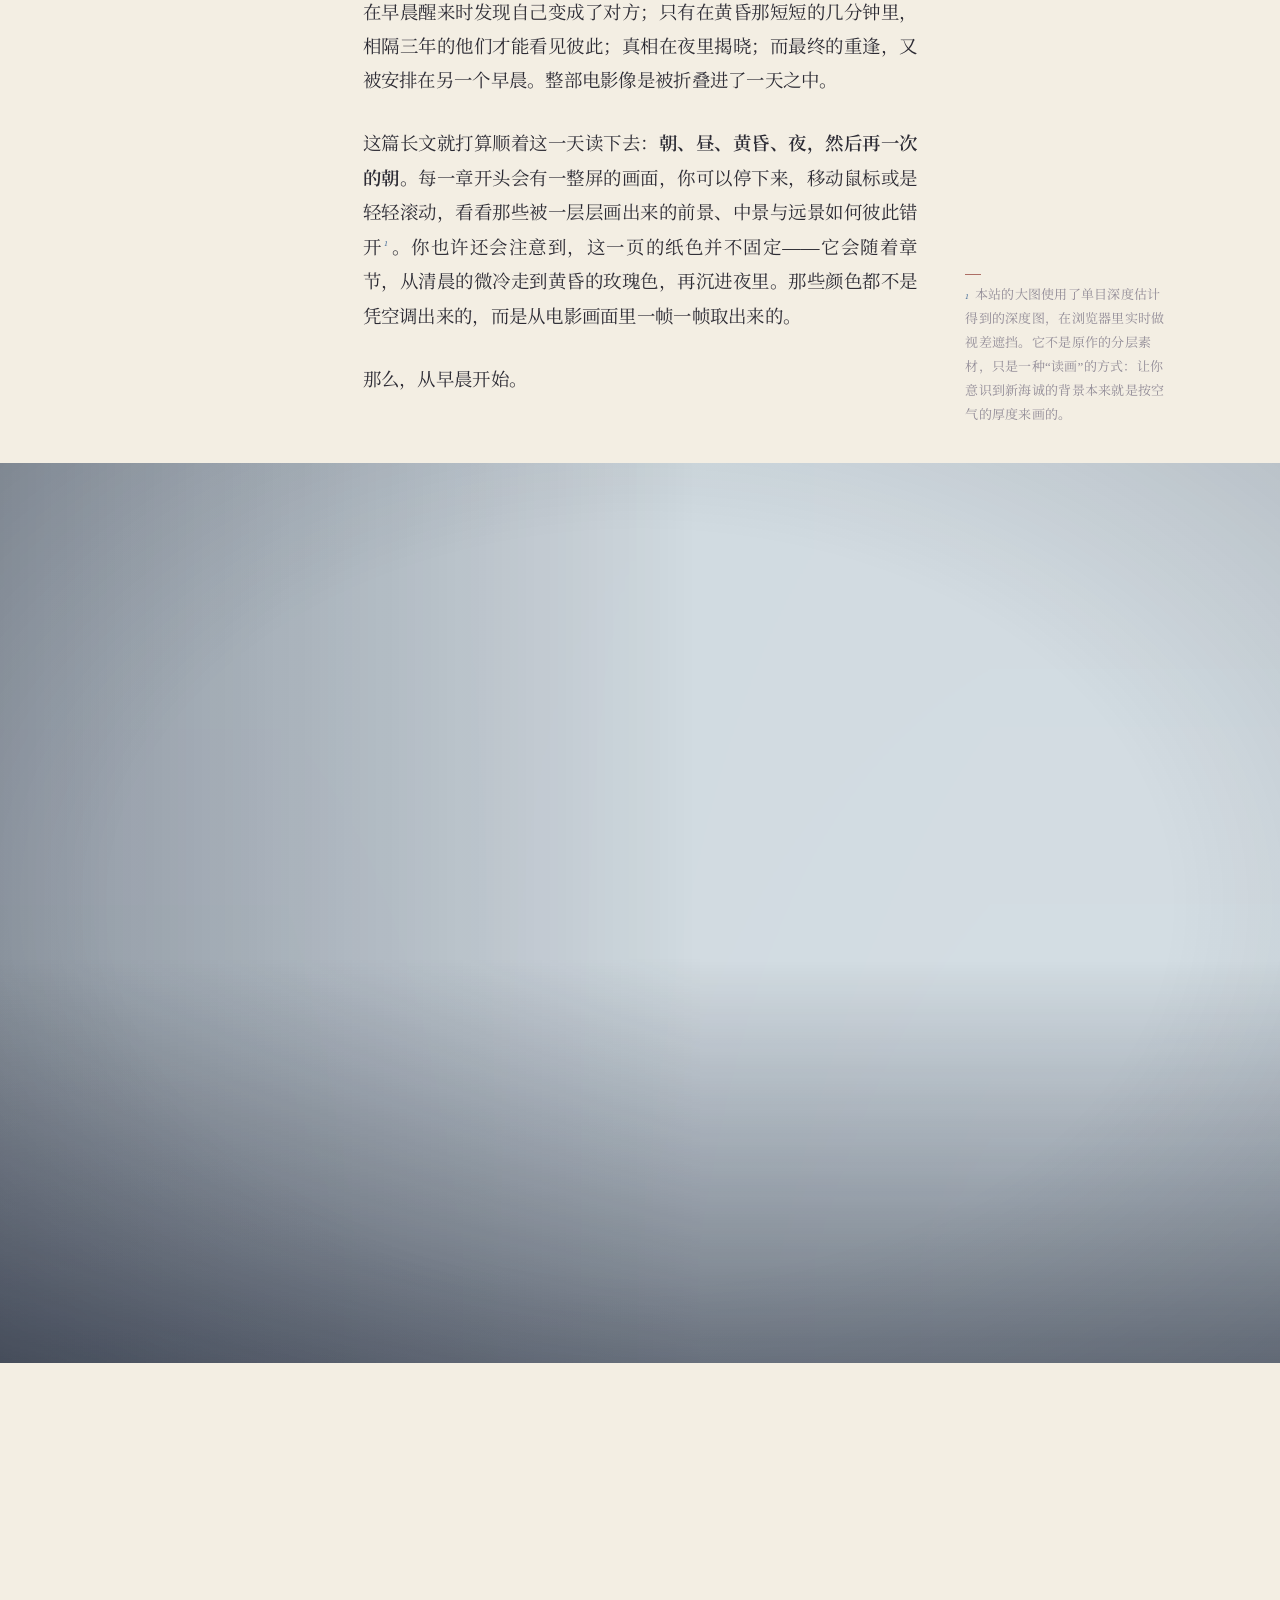
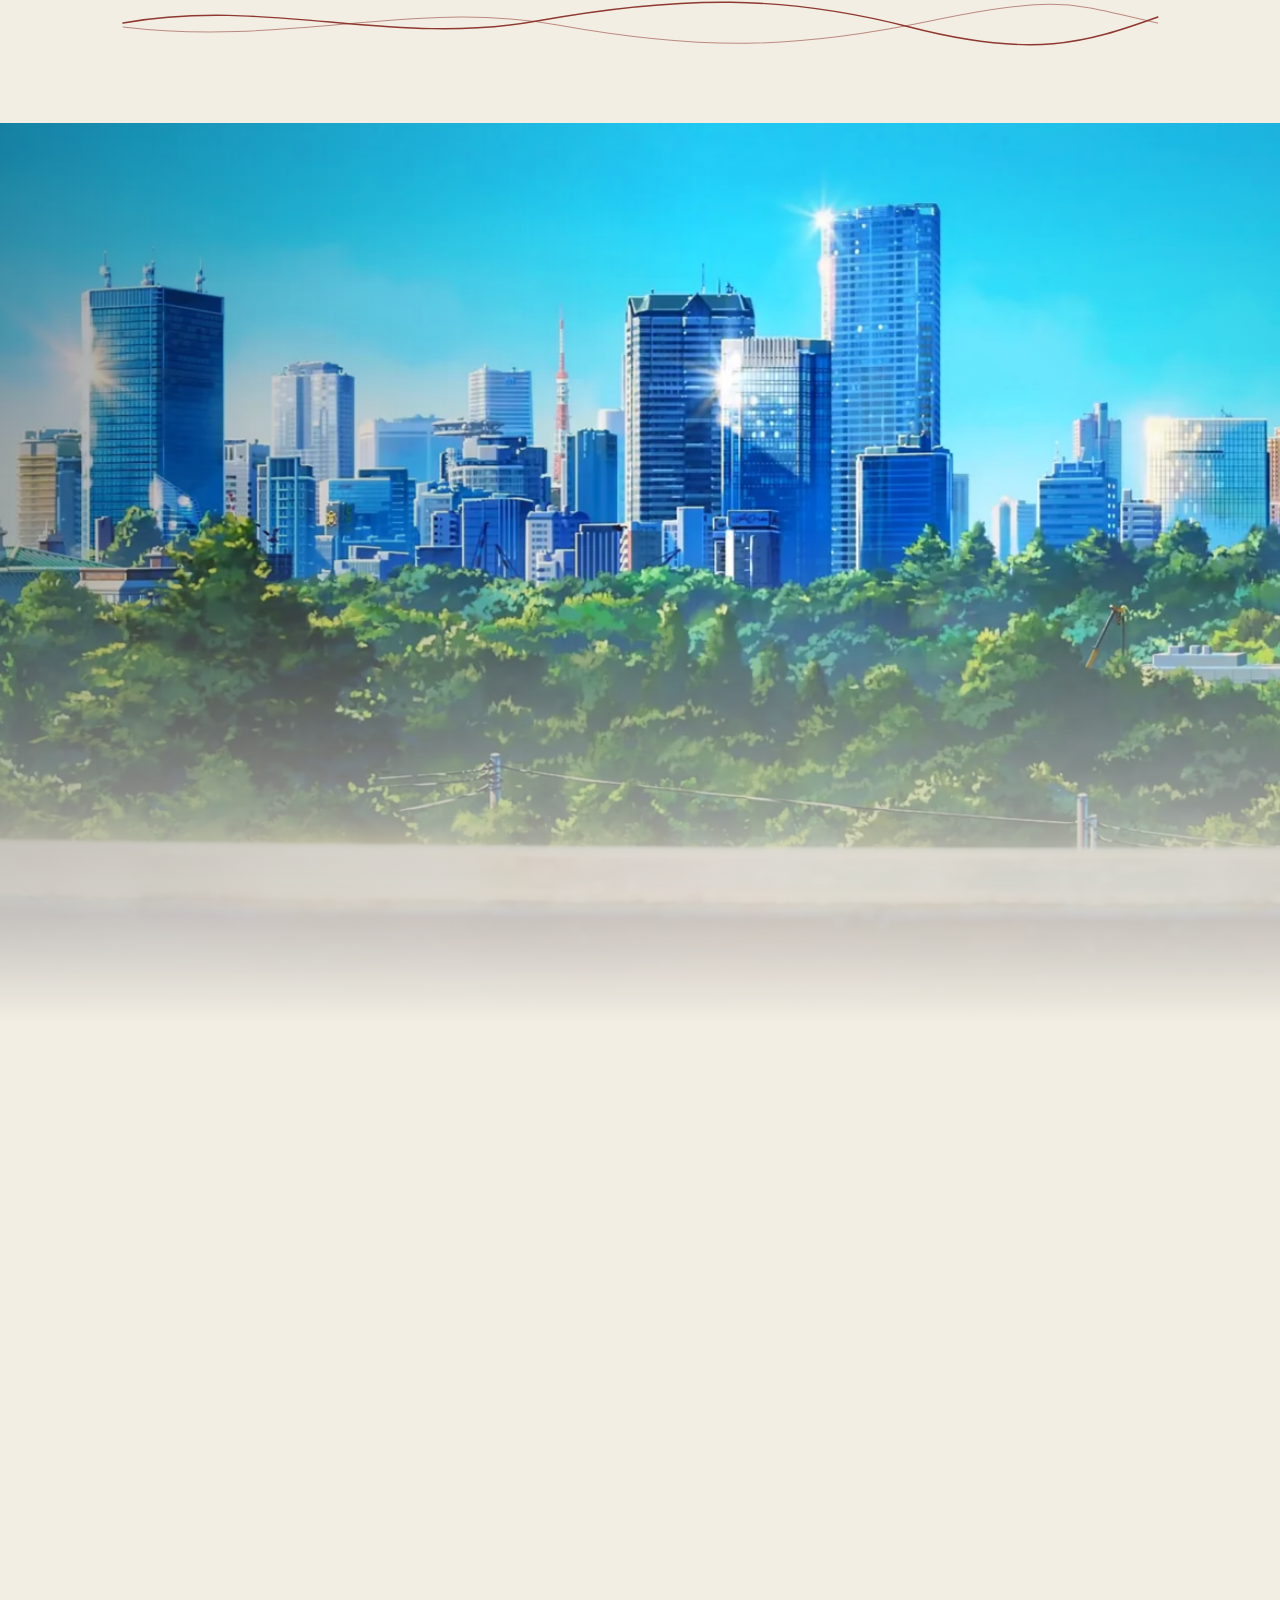
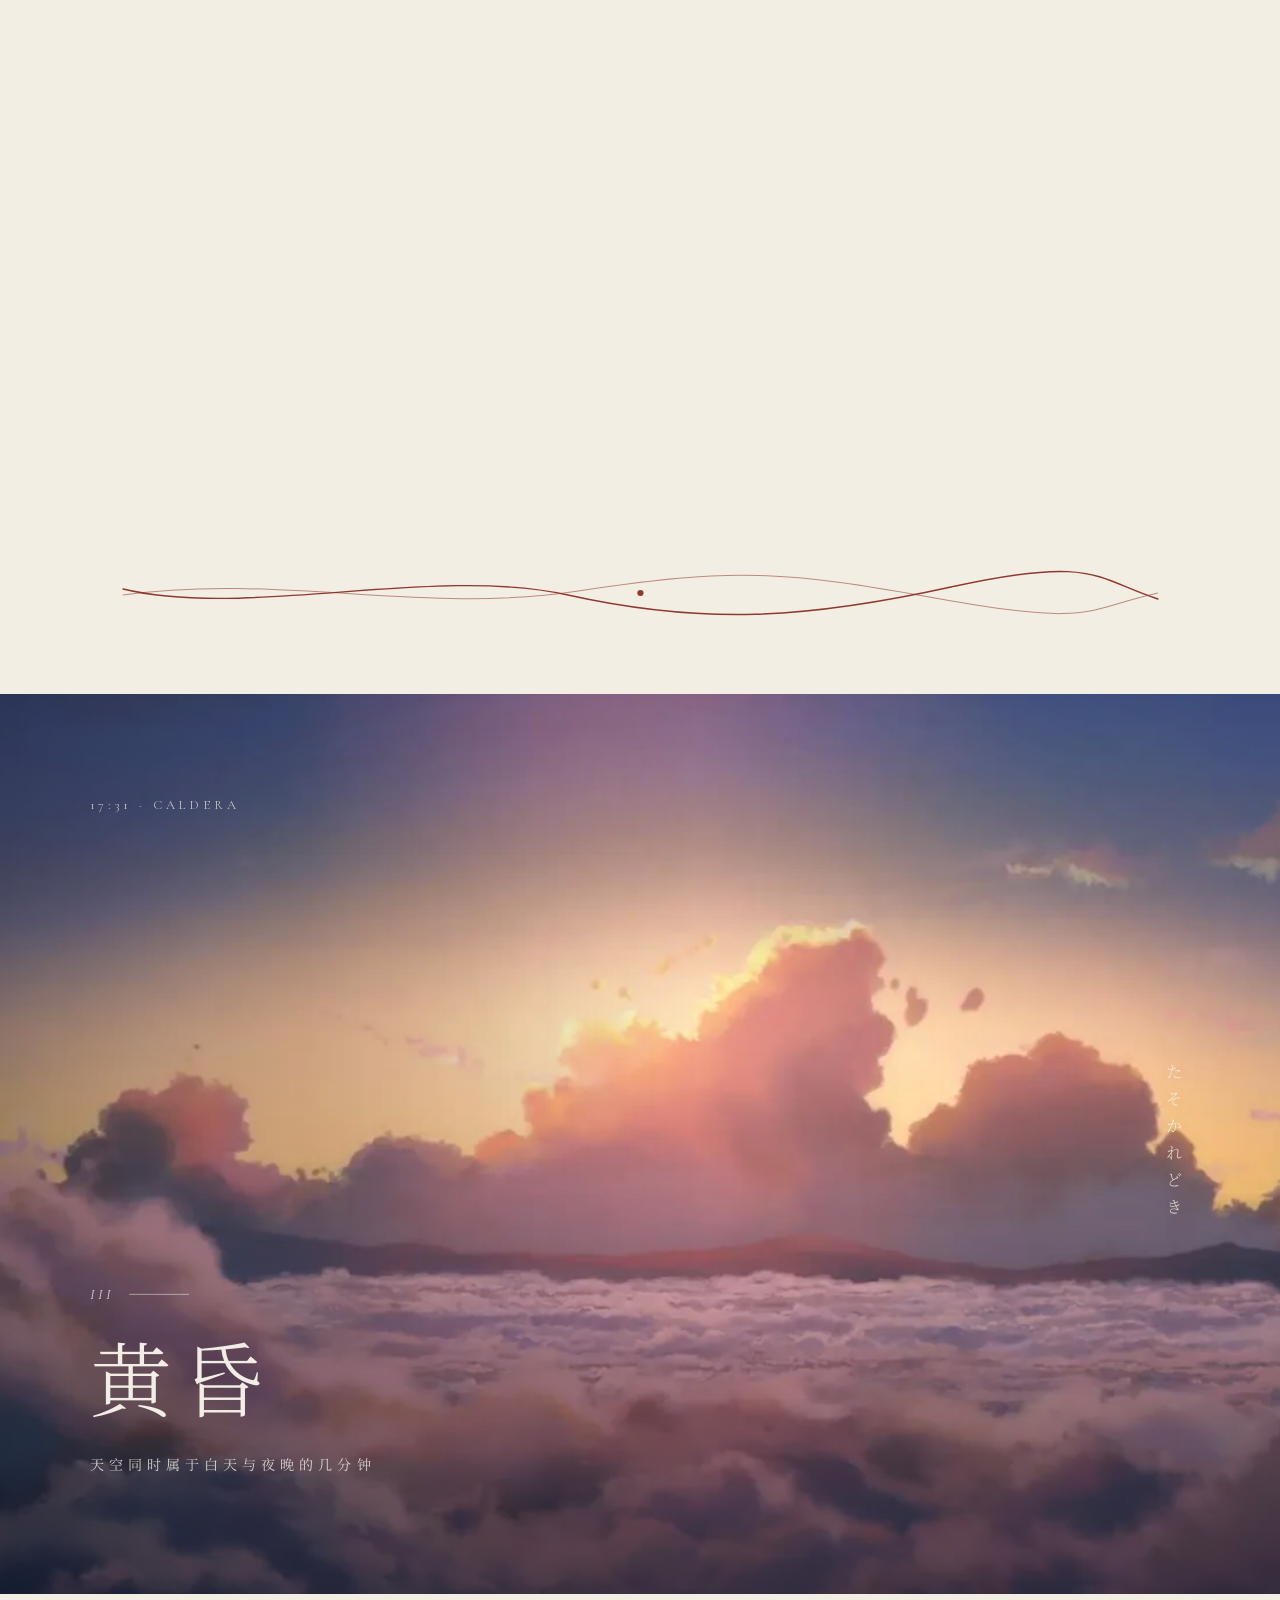
<file: posts/tasogare.html>
<!doctype html>
<html lang="zh-CN" data-phase="hiru">
<head>
<meta charset="utf-8">
<meta name="viewport" content="width=device-width, initial-scale=1, viewport-fit=cover">
<title>誰そ彼 — かたわれ時</title>
<meta name="description" content="以一天的光为线索重读《你的名字。》：清晨的遗忘、正午的两座城、黄昏的相遇、夜里的彗星，与再一次的早晨。">
<meta name="theme-color" content="#0b1428">
<link rel="preload" href="../assets/fonts/serif-400-hot.3806c509.woff2" as="font" type="font/woff2" crossorigin>
<link rel="preload" href="../assets/fonts/serif-300-hot.04dcca89.woff2" as="font" type="font/woff2" crossorigin>
<link rel="preload" href="../assets/fonts/serif-300-c08.de01b6f1.woff2" as="font" type="font/woff2" crossorigin>
<link rel="preload" href="../assets/img/cm03-1600.webp" as="image" imagesrcset="../assets/img/cm03-960.webp 960w, ../assets/img/cm03-1600.webp 1600w, ../assets/img/cm03-2400.webp 2400w" imagesizes="100vw">
<link rel="stylesheet" href="../assets/css/fonts.css?v=20261112a">
<link rel="stylesheet" href="../assets/css/fonts-tail.css?v=20261112a" media="print" onload="this.media='all'">
<noscript><link rel="stylesheet" href="../assets/css/fonts-tail.css?v=20261112a"></noscript>
<link rel="stylesheet" href="../assets/css/main.css?v=20261112a">
<link rel="stylesheet" href="../assets/css/blog.css?v=20261112a">
<script>try{var s=localStorage.getItem("kata:size"),l=localStorage.getItem("kata:leading"),t=localStorage.getItem("kata:theme");s&&(document.documentElement.dataset.size=s);l&&(document.documentElement.dataset.leading=l);t&&t!=="story"&&(document.documentElement.dataset.theme=t)}catch(e){}</script>
<link rel="expect" href="#kata-hero-end" blocking="render">
<script src="../assets/js/vt.js?v=20261112a"></script>
<script src="../assets/js/depth.js?v=20261112a" defer></script>
<script src="../assets/js/site.js?v=20261112a" defer></script>
</head>
<body class="post">
<div class="grain" aria-hidden="true"></div>

<div class="comet" aria-hidden="true"><div class="comet__track"></div><div class="comet__ticks"></div><div class="comet__head"></div></div>

<header class="bar" data-over-image>
  <a class="bar__home" href="../index.html">かたわれ時 <span class="latin">Katawaredoki</span></a>
  <div class="bar__chapter" aria-live="polite"><span data-default="誰そ彼">誰そ彼</span></div>
  <div class="bar__tools">
    <a class="bar__btn bar__close" href="../index.html#essays" data-close-post aria-label="合上文章（Esc）" title="合上（Esc）"><svg viewBox="0 0 20 20" aria-hidden="true"><path d="M5 5l10 10M15 5L5 15"/></svg><span>合上</span></a>
    <a class="bar__btn" href="../archive.html" aria-label="文库"><svg viewBox="0 0 20 20" aria-hidden="true"><path d="M4 3.5h3v13H4zM8.5 3.5h3v13h-3zM13 4.2l2.8-.7 2.6 12.4-2.8.6z"/></svg><span>文库</span></a>
    <button class="bar__btn" data-open-drawer aria-label="目录与阅读设置">
      <svg viewBox="0 0 20 20" aria-hidden="true"><path d="M3 6h14M3 10h10M3 14h14"/></svg><span>目录</span>
    </button>
  </div>
</header>

<div class="scrim"></div>
<aside class="drawer" aria-hidden="true" aria-label="目录与阅读设置">
  <button class="bar__btn drawer__close" data-close-drawer aria-label="关闭"><svg viewBox="0 0 20 20" aria-hidden="true"><path d="M5 5l10 10M15 5L5 15"/></svg></button>
  <h3>目次<span class="latin">Contents</span></h3>
  <ol class="toc">
    <li><a href="#prologue"><span class="toc__num">0</span><span class="toc__title">序 · 光的时刻表</span><span class="toc__jp">はじめに</span></a></li>
    <li><a href="#ch-asa"><span class="toc__num">I</span><span class="toc__title">朝 · 醒来即遗忘</span><span class="toc__jp">彼は誰時</span></a></li>
    <li><a href="#ch-hiru"><span class="toc__num">II</span><span class="toc__title">昼 · 两座城</span><span class="toc__jp">ひる</span></a></li>
    <li><a href="#ch-tasogare"><span class="toc__num">III</span><span class="toc__title">黄昏 · 片割れ時</span><span class="toc__jp">誰そ彼時</span></a></li>
    <li><a href="#ch-yoru"><span class="toc__num">IV</span><span class="toc__title">夜 · 彗星与结</span><span class="toc__jp">よる</span></a></li>
    <li><a href="#ch-asa2"><span class="toc__num">V</span><span class="toc__title">再一次，早晨</span><span class="toc__jp">ふたたび朝</span></a></li>
  </ol>
  <div class="settings">
    <div>
      <div class="setting__label">字号</div>
      <div class="seg" data-pref="size"><button value="s">小</button><button value="m">中</button><button value="l">大</button></div>
    </div>
    <div>
      <div class="setting__label">行距</div>
      <div class="seg" data-pref="leading"><button value="tight">紧</button><button value="normal">适中</button><button value="loose">疏</button></div>
    </div>
    <div>
      <div class="setting__label">纸色</div>
      <div class="seg" data-pref="theme"><button value="story">随叙事</button><button value="day">昼</button><button value="night">夜</button></div>
      <p class="setting__hint">「随叙事」时，纸色会跟着章节从清晨走到夜里，再回到早晨；切换总发生在整屏画面遮住页面的那一刻。</p>
    </div>
  </div>
</aside>

<main>
  <!-- ============ 首屏 ============ -->
  <section class="post-hero" data-dark-stage aria-label="题图">
    <div class="opener__stage">
      <div class="depth" style="--tint:#3c4f86" data-depth="../assets/depth/cm03.webp" data-strength=".03" data-focus=".55" data-haze=".12" data-haze-color="#f2d6bd" data-motes=".55" data-mote-color="#ffe6cc" data-flare=".6">
        <img src="../assets/img/cm03-1600.webp" srcset="../assets/img/cm03-960.webp 960w, ../assets/img/cm03-1600.webp 1600w, ../assets/img/cm03-2400.webp 2400w" sizes="100vw" alt="彗星的光柱垂直落入日出时分的云海" width="2400" height="1350" fetchpriority="high">
      </div>
      <div class="post-hero__head">
        <div>
          <p class="post-hero__kicker post-hero__line"><span>长读</span><span>No. 01</span><span class="latin">Long Read</span></p>
          <h1 class="post-hero__line">誰そ彼</h1>
          <p class="post-hero__sub post-hero__line">关于《你的名字。》的光、时间与名字</p>
        </div>
        <p class="post-hero__meta post-hero__line">文 · 片刻<br>二〇二六年十月四日<br>约 二十五 分钟</p>
      </div>
      <div class="post-hero__cue" aria-hidden="true"></div>
    </div>
  </section>
  <span id="kata-hero-end" hidden></span>

  <!-- ============ 序 ============ -->
  <article class="prose post-intro" id="prologue" data-chapter="序 · 光的时刻表">
    <p class="lede"><span class="dropcap">很</span>多人记得《你的名字。》，是因为身体互换的喜剧，是因为彗星，或者是因为 RADWIMPS 在某个转场里突然响起的鼓点。可是在第三遍、第四遍重看之后，最先在脑海里浮上来的，往往既不是情节，也不是台词，而是<em>光</em>——某一个具体时刻的光：清晨从拉门缝里漏进来的白，东京高楼玻璃上反射的正午，山顶上那段桃色和藤色叠在一起的黄昏，以及彗星把夜空划开时，冷蓝里那一点点暖。</p>
    <p>新海诚的电影常被概括为“画面好看”。这句话没错，却太轻了。在《你的名字。》里，光不只是好看，它几乎就是叙事的骨架：两个人只在早晨醒来时发现自己变成了对方；只有在黄昏那短短的几分钟里，相隔三年的他们才能看见彼此；真相在夜里揭晓；而最终的重逢，又被安排在另一个早晨。整部电影像是被折叠进了一天之中。</p>
    <p>这篇长文就打算顺着这一天读下去：<strong>朝、昼、黄昏、夜，然后再一次的朝</strong>。每一章开头会有一整屏的画面，你可以停下来，移动鼠标或是轻轻滚动，看看那些被一层层画出来的前景、中景与远景如何彼此错开<a class="sn-ref" href="#sn-1" aria-controls="sn-1" aria-expanded="false">1</a><span class="sn" id="sn-1" role="note"><span class="sn__n">1</span>本站的大图使用了单目深度估计得到的深度图，在浏览器里实时做视差遮挡。它不是原作的分层素材，只是一种“读画”的方式：让你意识到新海诚的背景本来就是按空气的厚度来画的。</span>。你也许还会注意到，这一页的纸色并不固定——它会随着章节，从清晨的微冷走到黄昏的玫瑰色，再沉进夜里。那些颜色都不是凭空调出来的，而是从电影画面里一帧一帧取出来的。</p>
    <p>那么，从早晨开始。</p>
  </article>

  <!-- ============ I 朝 ============ -->
  <section class="opener" id="ch-asa" data-chapter="I · 朝" data-phase="asa" data-phase-at=".45" data-dark-stage aria-label="第一章 朝">
    <div class="opener__stage">
      <div class="depth" style="--tint:#6f9cc7" data-depth="../assets/depth/bg01.webp" data-strength=".032" data-focus=".3" data-haze=".22" data-haze-color="#e4eef5" data-center="0,.02">
        <img src="../assets/img/bg01-1600.webp" srcset="../assets/img/bg01-960.webp 960w, ../assets/img/bg01-1600.webp 1600w, ../assets/img/bg01-2400.webp 2400w" sizes="100vw" alt="清晨的糸守湖，湖岸上的红色屋顶与树丛" width="2400" height="1350" loading="lazy">
      </div>
      <p class="opener__time">06:12 · Itomori</p>
      <div class="opener__title"><span class="opener__num">I</span><h2>朝</h2><p>醒来，即是遗忘的开始</p></div>
      <p class="opener__kana jp">かはたれどき</p>
    </div>
  </section>

  <article class="prose chapter" data-chapter="I · 朝">
    <p>电影里的早晨总是从同一个动作开始：睁眼，愣住，低头看自己的身体。三叶在榻榻米上摸到不属于自己的胸口，泷在东京的公寓里醒来时眼角挂着泪，却说不出是为了什么。这个“醒来”的镜头前后出现了许多次，节奏几乎一致——先是光，然后才是人。</p>

    <figure class="fig fig--wide" data-reveal style="--tint:#d9b9a8">
      <div class="fig__frame"><img src="../assets/img/pr00-960.webp" srcset="../assets/img/pr00-960.webp 960w, ../assets/img/pr00-1600.webp 1600w" sizes="(min-width: 1100px) 1100px, 100vw" alt="三叶在自己的房间里醒来，满脸惊讶" width="1600" height="900" loading="lazy" decoding="async"></div>
      <figcaption><span class="latin">fig. 01</span><span>醒来的第一秒：镜头先给房间里的晨光，然后才给到人。</span></figcaption>
    </figure>

    <p>如果把这些早晨的画面放在一起取色，会得到一组很“轻”的颜色：大约四分之一的面积落在一种极淡的天青上（接近 <span class="latin">#c3ddf3</span>），其余是被曝得发白的纸色与浅灰。几乎没有真正的黑。新海诚的清晨不是用暗部来塑造的，而是用<em>过曝</em>——高光溢出窗框，边缘被光吃掉，空气里像是悬着一层雾。</p>
    <p>这种画法有它的道理。早晨是一天里最不可靠的时刻：梦的余温还在，现实的轮廓却还没完全对焦。日语里有一个古老的词形容黎明的微光，叫“かはたれどき”，写作<span class="jpq">彼は誰時</span>——天色太暗，看不清来人是谁，只好问一句：那是谁<a class="sn-ref" href="#sn-2" aria-controls="sn-2" aria-expanded="false">2</a><span class="sn" id="sn-2" role="note"><span class="sn__n">2</span>与之对应的黄昏叫“たそかれどき”，写作“誰そ彼時”，后来演变为“黄昏（たそがれ）”。一个在清晨，一个在傍晚，问的是同一个问题。</span>？</p>

    <blockquote class="tate"><span class="jp">お前は誰だ</span><cite>— 笔记本上的字</cite></blockquote>

    <p>电影把这个问题写在了纸上。泷第一次在三叶的身体里度过一天之后，三叶醒来，在自己的笔记本上看到一行陌生的、男孩子的字迹，问她：你是谁？</p>

    <figure class="fig" data-reveal style="--tint:#e9e0cf">
      <div class="fig__frame"><img src="../assets/img/pz08-960.webp" srcset="../assets/img/pz08-960.webp 960w, ../assets/img/pz08-1600.webp 1600w" sizes="(min-width: 760px) 680px, 100vw" alt="摊开的笔记本上写着“お前は誰だ？”" width="1600" height="900" loading="lazy" decoding="async"></div>
      <figcaption><span class="latin">fig. 02</span><span>一句问话，被写在第二天早晨才会读到的地方。</span></figcaption>
    </figure>

    <p>这里有一个很容易被喜剧节奏掩盖的细节：互换总是在睡眠里发生，又在睡眠里结束，于是每一次“醒来”，都同时是一次<em>交接</em>和一次<em>遗忘</em>。两个人很快学会了在手机里写日记、在手臂上留字，用文字去对抗醒来时迅速褪色的梦。他们约法三章，抱怨对方乱花钱，偷偷替对方经营人际关系——整部电影最轻快的段落都发生在这些早晨之后。</p>

    <div class="diptych" data-reveal>
      <div class="diptych__pair">
        <figure class="diptych__cell" style="--tint:#b9c8a7"><img src="../assets/img/pz05-960.webp" srcset="../assets/img/pz05-960.webp 960w, ../assets/img/pz05-1600.webp 1600w" sizes="(min-width: 1100px) 550px, 50vw" alt="三叶伸出手" width="1600" height="900" loading="lazy" decoding="async"><figcaption>三叶</figcaption></figure>
        <figure class="diptych__cell" style="--tint:#c8c3b3"><img src="../assets/img/pz06-960.webp" srcset="../assets/img/pz06-960.webp 960w, ../assets/img/pz06-1600.webp 1600w" sizes="(min-width: 1100px) 550px, 50vw" alt="泷伸出手" width="1600" height="900" loading="lazy" decoding="async"><figcaption>瀧</figcaption></figure>
      </div>
      <figcaption><span class="latin">fig. 03</span><span>两只伸向镜头的手，构图几乎镜像。</span><button class="diptych__swap" type="button"><svg viewBox="0 0 16 16" aria-hidden="true"><path d="M2 5h11l-3-3M14 11H3l3 3"/></svg>交换</button></figcaption>
    </div>

    <p>但喜剧之下，早晨的光一直在提示另一件事：醒来是会忘的。三叶的外婆一叶说过，梦终究会醒，醒来就会消失。电影几乎每一个早晨的段落都在重复这个机制，只是起初我们笑着看过去，没有当真。等到后来泷怎么也想不起那个名字的时候，我们才意识到，那些明亮得近乎刺眼的清晨，从一开始就在预演失去。</p>

    <figure class="fig fig--wide" data-reveal style="--tint:#9a8a76">
      <div class="fig__frame"><img src="../assets/img/sw00-960.webp" srcset="../assets/img/sw00-960.webp 960w, ../assets/img/sw00-1600.webp 1600w" sizes="(min-width: 1100px) 1100px, 100vw" alt="东京的咖啡馆里，泷和朋友们围坐在一起" width="1600" height="900" loading="lazy" decoding="async"></div>
      <figcaption><span class="latin">fig. 04</span><span>“三叶版”的泷去了一趟东京的咖啡馆。暖色的室内光，是早晨之后的世界。</span></figcaption>
    </figure>

    <p>所以我愿意把第一章叫作“醒来即是遗忘的开始”。早晨的光太亮了，亮到看不清影子；而看不清影子的地方，也就藏不住记忆。</p>
  </article>

  <div class="prose"><div class="thread" aria-hidden="true"><svg viewBox="0 0 1000 90" preserveAspectRatio="none"><path d="M0 46 C 140 20, 260 70, 400 44 S 640 18, 760 50 S 930 66, 1000 40"/><path class="thread__b" d="M0 50 C 160 70, 280 22, 420 48 S 650 72, 780 44 S 920 28, 1000 46"/></svg></div></div>

  <!-- ============ II 昼 ============ -->
  <section class="opener" id="ch-hiru" data-chapter="II · 昼" data-phase="hiru" data-phase-at=".45" data-dark-stage aria-label="第二章 昼">
    <div class="opener__stage">
      <div class="depth" style="--tint:#5f8fb8" data-depth="../assets/depth/bg06.webp" data-strength=".026" data-focus=".35" data-haze=".2" data-haze-color="#d8e8f4">
        <img src="../assets/img/bg06-1600.webp" srcset="../assets/img/bg06-960.webp 960w, ../assets/img/bg06-1600.webp 1600w, ../assets/img/bg06-2400.webp 2400w" sizes="100vw" alt="树林之上的东京高楼群与晴空" width="2400" height="1350" loading="lazy">
      </div>
      <p class="opener__time">12:40 · Tokyo</p>
      <div class="opener__title"><span class="opener__num">II</span><h2>昼</h2><p>两座城，与它们之间的电线</p></div>
      <p class="opener__kana jp">ひる</p>
    </div>
  </section>

  <article class="prose chapter" data-chapter="II · 昼">
    <p>正午是一天里最缺乏诗意的时刻：光从头顶直射，影子缩到脚下，一切都清清楚楚。可也正是在这样的光里，《你的名字。》画出了它最“具体”的部分——两座城。</p>
    <p>一座是东京。在很多以乡愁为主题的作品里，大城市常常被画得冷漠、拥挤、灰扑扑的，像是乡村的反面。新海诚的东京却截然不同：玻璃幕墙把天空复制了一遍又一遍，电车的车窗里映着整条街，人行天桥的栏杆被阳光镀上一道细细的亮边。这座城市被画得和山间小镇一样<em>深情</em>。</p>

    <figure class="fig fig--bleed" data-reveal style="--tint:#8aa0b5">
      <div class="fig__frame"><div class="depth" data-depth="../assets/depth/bg09.webp" data-strength=".022" data-focus=".4" data-haze=".18" data-haze-color="#e3ebf2"><img src="../assets/img/bg09-960.webp" srcset="../assets/img/bg09-960.webp 960w, ../assets/img/bg09-1600.webp 1600w" sizes="100vw" alt="新宿站前的街道与人群" width="1600" height="900" loading="lazy" decoding="async"></div></div>
      <figcaption><span class="latin">fig. 05</span><span>新宿。每一块招牌、每一根电线都被认真地画了出来。</span></figcaption>
    </figure>

    <p>另一座是糸守。湖是圆的，镇子沿着湖岸展开，山腰上有神社，石阶一路向上，红色的鸟居站在杉树之间<a class="sn-ref" href="#sn-3" aria-controls="sn-3" aria-expanded="false">3</a><span class="sn" id="sn-3" role="note"><span class="sn__n">3</span>糸守町是虚构的地名，设定在岐阜县飞驒地区。一般认为湖的形态参考了长野县的诹访湖，镇上的许多细节则取材于飞驒古川一带。</span>。和东京相比，糸守的颜色更“厚”：杉树的暗绿、鸟居的朱红、湖面反射的青，彼此之间的对比更强，空气也更透明。</p>

    <figure class="fig fig--wide" data-reveal style="--tint:#4d6a4a">
      <div class="fig__frame"><div class="depth" data-depth="../assets/depth/bg10.webp" data-strength=".03" data-focus=".42" data-haze=".14" data-haze-color="#dfeaf0"><img src="../assets/img/bg10-960.webp" srcset="../assets/img/bg10-960.webp 960w, ../assets/img/bg10-1600.webp 1600w" sizes="(min-width: 1100px) 1100px, 100vw" alt="杉树林中的红色鸟居" width="1600" height="900" loading="lazy" decoding="async"></div></div>
      <figcaption><span class="latin">fig. 06</span><span>宫水神社。前景的石灯笼、中景的鸟居、远处的杉林——典型的三层纵深。</span></figcaption>
    </figure>

    <p>电影最妙的地方在于，它并不让这两座城彼此对立。它不说“乡下纯朴、城市冷漠”，也不说“城市自由、乡下闭塞”；三叶确实在祭典上被同学取笑，确实发誓下辈子要做东京的帅哥，可是泷来到糸守，也一样被那片湖和山打动。两座城是<em>对照</em>，而不是<em>对立</em>。</p>

    <div class="diptych" data-reveal>
      <div class="diptych__pair">
        <figure class="diptych__cell" style="--tint:#c3c4b4"><img src="../assets/img/pr17-960.webp" srcset="../assets/img/pr17-960.webp 960w, ../assets/img/pr17-1600.webp 1600w" sizes="(min-width: 1100px) 550px, 50vw" alt="白天，三叶站在学校天台的栏杆前" width="1600" height="900" loading="lazy" decoding="async"><figcaption>糸守 · 三叶</figcaption></figure>
        <figure class="diptych__cell" style="--tint:#4a5674"><img src="../assets/img/pr18-960.webp" srcset="../assets/img/pr18-960.webp 960w, ../assets/img/pr18-1600.webp 1600w" sizes="(min-width: 1100px) 550px, 50vw" alt="傍晚，泷站在天桥的栏杆前" width="1600" height="900" loading="lazy" decoding="async"><figcaption>東京 · 瀧</figcaption></figure>
      </div>
      <figcaption><span class="latin">fig. 07</span><span>同样的栏杆，同样远远站着的一个人。不同的城市，不同的年份。</span><button class="diptych__swap" type="button"><svg viewBox="0 0 16 16" aria-hidden="true"><path d="M2 5h11l-3-3M14 11H3l3 3"/></svg>交换</button></figcaption>
    </div>

    <p>连接这两座城的，是新海诚几乎偏执地画了一辈子的那些东西：电线、铁轨、信号灯、电车门。在很多导演那里，这些只是背景里的“城市噪音”；在他这里，它们像是血管。电线把一根根电线杆连起来，铁轨把一个个车站连起来，而电车，是两个陌生人最有可能擦肩而过的地方。</p>

    <p class="pull">城市里的每一根电线，<br>都在默默地说着“连接”这个词。<small>— 关于新海诚的背景</small></p>

    <figure class="fig fig--wide loop" data-reveal style="--tint:#c9c4b6">
      <div class="fig__frame"><video data-loop muted loop playsinline preload="none" poster="../assets/video/tram.webp" aria-label="空旷的站台，一列电车缓缓驶过"><source src="../assets/video/tram.mp4" type="video/mp4"></video><img class="sr-only" src="../assets/video/tram.webp" alt="空旷的站台，一列电车缓缓驶过"></div>
      <figcaption><span class="latin">fig. 08</span><span>站台。这部电影里，几乎所有重要的相遇与错过，都与电车有关。</span></figcaption>
    </figure>

    <p>说到电车，就不得不提那一场很多人第一遍并没有看懂的戏。互换突然中断后，三叶独自一人坐车去了东京，想见泷一面。她在拥挤的车厢里认出了他，他却完全不认识她——因为对那时的泷来说，他还根本没有和她交换过身体<a class="sn-ref" href="#sn-4" aria-controls="sn-4" aria-expanded="false">4</a><span class="sn" id="sn-4" role="note"><span class="sn__n">4</span>两人的时间相差三年：泷生活在 2016 年，三叶生活在 2013 年。三叶去东京的那一天，泷还是个初中生。</span>。</p>

    <figure class="fig" data-reveal style="--tint:#8a7a7e">
      <div class="fig__frame"><img src="../assets/img/mt05-960.webp" srcset="../assets/img/mt05-960.webp 960w, ../assets/img/mt05-1600.webp 1600w" sizes="(min-width: 760px) 680px, 100vw" alt="拥挤的电车里，三叶靠近泷" width="1600" height="900" loading="lazy" decoding="async"></div>
      <figcaption><span class="latin">fig. 09</span><span>她认识他，他不认识她。他被人流推下了车，她在车门关上前解下头上的组纽，抛给了他。</span></figcaption>
    </figure>

    <p>正午的光不会撒谎，它把一切照得清清楚楚，却偏偏照不到“时间”。两座城在同一片天空下，却并不在同一年里。这件事要等到黄昏，才会被看见。</p>
  </article>

  <div class="prose"><div class="thread" aria-hidden="true"><svg viewBox="0 0 1000 90" preserveAspectRatio="none"><path d="M0 40 C 120 70, 300 16, 430 46 S 660 70, 800 38 S 940 30, 1000 50"/><path class="thread__b" d="M0 46 C 150 24, 290 66, 440 42 S 640 22, 790 50 S 930 60, 1000 44"/><circle cx="500" cy="44" r="3"/></svg></div></div>

  <!-- ============ III 黄昏 ============ -->
  <section class="opener" id="ch-tasogare" data-chapter="III · 黄昏" data-phase="tasogare" data-phase-at=".45" data-dark-stage aria-label="第三章 黄昏">
    <div class="opener__stage">
      <div class="depth" style="--tint:#8c7590" data-depth="../assets/depth/kt09.webp" data-strength=".034" data-focus=".35" data-haze=".2" data-haze-color="#f0cdb9" data-motes=".9" data-mote-color="#ffe0c2" data-grade=".25" data-flare=".8">
        <img src="../assets/img/kt09-1600.webp" srcset="../assets/img/kt09-960.webp 960w, ../assets/img/kt09-1600.webp 1600w, ../assets/img/kt09-2400.webp 2400w" sizes="100vw" alt="黄昏时分，山顶之下翻涌的云海" width="2400" height="1350" loading="lazy">
      </div>
      <p class="opener__time">17:31 · Caldera</p>
      <div class="opener__title"><span class="opener__num">III</span><h2>黄昏</h2><p>天空同时属于白天与夜晚的几分钟</p></div>
      <p class="opener__kana jp">たそかれどき</p>
    </div>
  </section>

  <article class="prose chapter" data-chapter="III · 黄昏">
    <p>在糸守高中的古文课上，老师在黑板上写下“誰そ彼”三个字，解释说这就是“黄昏”的语源：天色将暗，人的轮廓变得模糊，迎面走来的人看不清脸，只好问一句“你是谁”。接着她顺口提起，糸守这一带的老人家不这么说，他们管这个时刻叫“<span class="jpq">カタワレ時</span>”<a class="sn-ref" href="#sn-5" aria-controls="sn-5" aria-expanded="false">5</a><span class="sn" id="sn-5" role="note"><span class="sn__n">5</span>“片割れ”意为一分为二后的其中一片，也常被用来指“另一半”。“片割れ時”是电影为糸守设定的方言说法，也是本站名字的由来。</span>。</p>

    <blockquote class="tate"><span class="jp">カタワレ時</span><cite>— 糸守的方言</cite></blockquote>

    <p>这一段课堂戏在电影前半部分一闪而过，听上去像是为了让观众学一个漂亮的词。等到电影过了大半，我们才发现，这其实是整个故事唯一的“规则”：<strong>只有在黄昏，两个不同时间里的人才能相见。</strong></p>
    <p>那是泷在三年后找到御神体所在的山顶，喝下三叶亲手供奉的口嚼酒，再一次进入三叶的身体；而另一边，醒来的三叶发现自己正在泷的身体里，站在同一座山顶上——只不过是三年后的山顶。两个人在同一个地点、不同的年份里，互相寻找，呼喊对方的名字。</p>

    <div class="diptych" data-reveal>
      <div class="diptych__pair">
        <figure class="diptych__cell" style="--tint:#b99a8e"><img src="../assets/img/kt06-960.webp" srcset="../assets/img/kt06-960.webp 960w, ../assets/img/kt06-1600.webp 1600w" sizes="(min-width: 1100px) 550px, 50vw" alt="山顶的火山口边缘，三叶在泷的身体里奔跑" width="1600" height="900" loading="lazy" decoding="async"><figcaption>三叶（在瀧的身体里）</figcaption></figure>
        <figure class="diptych__cell" style="--tint:#b69a8c"><img src="../assets/img/kt07-960.webp" srcset="../assets/img/kt07-960.webp 960w, ../assets/img/kt07-1600.webp 1600w" sizes="(min-width: 1100px) 550px, 50vw" alt="山顶的火山口边缘，泷在三叶的身体里奔跑" width="1600" height="900" loading="lazy" decoding="async"><figcaption>瀧（在三叶的身体里）</figcaption></figure>
      </div>
      <figcaption><span class="latin">fig. 10</span><span>同一条火山口的边缘，两个人向着相反的方向跑。</span><button class="diptych__swap" type="button"><svg viewBox="0 0 16 16" aria-hidden="true"><path d="M2 5h11l-3-3M14 11H3l3 3"/></svg>交换</button></figcaption>
    </div>

    <p>他们擦肩而过，感觉到了对方，却看不见。这是电影里最揪心的几秒：画面上明明是同一块岩石、同一片云海，两个人的位置甚至几乎重叠，可他们之间隔着整整三年。直到太阳沉到云海之下的那一刻——</p>

    <figure class="fig fig--wide" data-reveal style="--tint:#9c8aa3">
      <div class="fig__frame"><img src="../assets/img/kt08-960.webp" srcset="../assets/img/kt08-960.webp 960w, ../assets/img/kt08-1600.webp 1600w" sizes="(min-width: 1100px) 1100px, 100vw" alt="一道竖直的光柱分开了两个奔跑的身影，一根红绳在空中飘动" width="1600" height="900" loading="lazy" decoding="async"></div>
      <figcaption><span class="latin">fig. 11</span><span>一道光把画面分成两半。左边是一个时间，右边是另一个时间。</span></figcaption>
    </figure>

    <p>我曾经把这几分钟里的画面逐帧取色。它们和清晨、正午的色卡完全不同：没有哪一种颜色占据绝对的主导，桃色、玫瑰色、藤紫与靛蓝几乎平分秋色。</p>

    <figure class="fig chips" data-reveal aria-label="黄昏色卡">
      <div class="chips__row">
        <span style="--c:#efc39c;--w:16.5"><b>桃</b><i class="latin">#efc39c</i></span>
        <span style="--c:#dab2b7;--w:10.4"><b>玫瑰</b><i class="latin">#dab2b7</i></span>
        <span style="--c:#b87e7b;--w:15.7"><b>夕</b><i class="latin">#b87e7b</i></span>
        <span style="--c:#9e84a6;--w:18.9"><b>藤</b><i class="latin">#9e84a6</i></span>
        <span style="--c:#6c5f6e;--w:15.5"><b>鼠</b><i class="latin">#6c5f6e</i></span>
        <span style="--c:#48517f;--w:9.8"><b>靛</b><i class="latin">#48517f</i></span>
      </div>
      <figcaption><span class="latin">fig. 12</span><span>山顶黄昏段落的取色（Lab 空间 k-means，宽度即面积占比）。白天的暖与夜晚的冷，在同一片天空里各占一半。</span></figcaption>
    </figure>

    <p>这正是黄昏在视觉上的定义：<em>天空同时容纳着白天和夜晚的颜色</em>。西边还是暖的，东边已经冷了；云的受光面是桃色，背光面已是靛蓝。新海诚把“两个时间重叠”这件抽象的事，交给了一片具体的天空去完成。我们不需要任何解释，只要抬头看看那片天，就知道此刻是一个“既是又不是”的时刻。</p>

    <figure class="fig fig--wide" data-reveal style="--tint:#8f7c96">
      <div class="fig__frame"><div class="depth" data-depth="../assets/depth/kt05.webp" data-strength=".026" data-focus=".55" data-haze=".16" data-haze-color="#f0cfc0" data-motes=".6" data-mote-color="#ffe3c8" data-grade=".2"><img src="../assets/img/kt05-960.webp" srcset="../assets/img/kt05-960.webp 960w, ../assets/img/kt05-1600.webp 1600w" sizes="(min-width: 1100px) 1100px, 100vw" alt="云海之上，泷和三叶终于面对面站着" width="1600" height="900" loading="lazy" decoding="async"></div></div>
      <figcaption><span class="latin">fig. 13</span><span>“片割れ時”。两个人终于以自己的身体，站在了彼此面前。</span></figcaption>
    </figure>

    <p>相见之后的那几分钟，电影反而放慢了。泷把手腕上那根戴了三年的组纽还给她——那是三年前，在东京的电车上，一个他当时并不认识的女孩塞给他的。三叶把它重新系在头上。两个人说话，打闹，脸红，像所有第一次见面的高中生一样笨拙。</p>

    <figure class="fig" data-reveal style="--tint:#a07c8a">
      <div class="fig__frame"><img src="../assets/img/kt19-960.webp" srcset="../assets/img/kt19-960.webp 960w, ../assets/img/kt19-1600.webp 1600w" sizes="(min-width: 760px) 680px, 100vw" alt="泷把红色的组纽放到三叶的手心" width="1600" height="900" loading="lazy" decoding="async"></div>
      <figcaption><span class="latin">fig. 14</span><span>一根绳子，从 2013 年走到 2016 年，又在这里回到 2013 年。</span></figcaption>
    </figure>

    <p>然后泷说，为了醒来以后不会忘记，我们把名字写下来吧。他在她手心里写了字，把笔递给她。她刚刚落下第一笔——</p>

    <div class="diptych" data-reveal>
      <div class="diptych__pair">
        <figure class="diptych__cell" style="--tint:#3e3a4a"><img src="../assets/img/kt16-960.webp" srcset="../assets/img/kt16-960.webp 960w, ../assets/img/kt16-1600.webp 1600w" sizes="(min-width: 1100px) 550px, 50vw" alt="泷摊开的手掌上只有一道没写完的笔画" width="1600" height="900" loading="lazy" decoding="async"><figcaption>手心</figcaption></figure>
        <figure class="diptych__cell" style="--tint:#3f3c4b"><img src="../assets/img/kt15-960.webp" srcset="../assets/img/kt15-960.webp 960w, ../assets/img/kt15-1600.webp 1600w" sizes="(min-width: 1100px) 550px, 50vw" alt="一支笔掉在岩石地面上" width="1600" height="900" loading="lazy" decoding="async"><figcaption>落下的笔</figcaption></figure>
      </div>
      <figcaption><span class="latin">fig. 15</span><span>黄昏结束了。手心里只有一道没写完的笔画，地上只有一支笔。</span></figcaption>
    </figure>

    <p>黄昏结束了。光一熄灭，“既是又不是”的时刻就关上了门。这场戏没有任何特效，没有消失的光点，也没有煽情的配乐，只是一支笔掉在地上的声音。我一直觉得，这是整部电影最残忍、也最节制的一个镜头。</p>
    <p>很久以后三叶才会看到，泷写在她手心里的，并不是他的名字。</p>
  </article>

  <div class="prose"><div class="thread" aria-hidden="true"><svg viewBox="0 0 1000 90" preserveAspectRatio="none"><path d="M0 50 C 160 22, 300 64, 470 42 C 520 36, 540 56, 500 60 C 460 64, 470 30, 540 34 S 760 66, 860 40 S 960 36, 1000 46"/><path class="thread__b" d="M0 44 C 150 64, 310 26, 460 50 S 700 24, 840 52 S 950 52, 1000 40"/></svg></div></div>

  <!-- ============ IV 夜 ============ -->
  <section class="opener" id="ch-yoru" data-chapter="IV · 夜" data-phase="yoru" data-phase-at=".45" data-dark-stage aria-label="第四章 夜">
    <div class="opener__stage">
      <div class="depth" style="--tint:#16244d" data-depth="../assets/depth/cm06.webp" data-strength=".03" data-focus=".5" data-haze=".1" data-haze-color="#24386a" data-motes=".5" data-mote-color="#cfe0ff" data-grade="-.15">
        <img src="../assets/img/cm06-1600.webp" srcset="../assets/img/cm06-960.webp 960w, ../assets/img/cm06-1600.webp 1600w, ../assets/img/cm06-2400.webp 2400w" sizes="100vw" alt="夜晚的东京天台，泷仰望划过天空的彗星" width="2400" height="1350" loading="lazy">
      </div>
      <p class="opener__time">20:42 · Tiamat</p>
      <div class="opener__title"><span class="opener__num">IV</span><h2>夜</h2><p>最美的东西，与最大的灾难</p></div>
      <p class="opener__kana jp">ほうき星</p>
    </div>
  </section>

  <article class="prose chapter" data-chapter="IV · 夜">
    <p>如果说黄昏是这部电影的心脏，那么夜晚就是它的真相。</p>
    <p>彗星第一次出现时，没有人觉得它可怕。它拖着长长的尾巴，在夜空里缓慢地移动，新闻里说这是千年一遇的天文奇观<a class="sn-ref" href="#sn-6" aria-controls="sn-6" aria-expanded="false">6</a><span class="sn" id="sn-6" role="note"><span class="sn__n">6</span>片中的彗星名为“提亚马特”（ティアマト），公转周期约一千二百年。它的碎片在糸守的秋祭之夜坠落。</span>。东京的泷在天台上抬头看，糸守的三叶穿着浴衣在山坡上抬头看。画面美得像节日的烟火。</p>

    <figure class="fig fig--wide" data-reveal style="--tint:#1e3166">
      <div class="fig__frame"><img src="../assets/img/cm09-960.webp" srcset="../assets/img/cm09-960.webp 960w, ../assets/img/cm09-1600.webp 1600w" sizes="(min-width: 1100px) 1100px, 100vw" alt="彗星在大气层中分裂，碎片拖出橙红色的尾迹" width="1600" height="900" loading="lazy" decoding="async"></div>
      <figcaption><span class="latin">fig. 16</span><span>彗星一分为二。漂亮的那一半继续飞走，另一半落向湖边的小镇。</span></figcaption>
    </figure>

    <p>这部电影的夜景，取色结果非常极端：将近四分之一的画面落在一种近乎黑的深蓝里（<span class="latin">#061535</span>），其余几乎都是蓝——群青、钴蓝、灰蓝。而唯一的暖色，是彗核附近那一点点带粉的米白（<span class="latin">#e1bfb2</span>），只占画面的百分之一点七。</p>

    <figure class="fig chips" data-reveal aria-label="夜的色卡">
      <div class="chips__row">
        <span style="--c:#061535;--w:24.1"><b>夜</b><i class="latin">#061535</i></span>
        <span style="--c:#021666;--w:12.6"><b>群青</b><i class="latin">#021666</i></span>
        <span style="--c:#244072;--w:17.5"><b>绀</b><i class="latin">#244072</i></span>
        <span style="--c:#165ad3;--w:14.7"><b>钴</b><i class="latin">#165ad3</i></span>
        <span style="--c:#5279bc;--w:12.1"><b>彗尾</b><i class="latin">#5279bc</i></span>
        <span style="--c:#e1bfb2;--w:1.7"><b></b><i class="latin">#e1bfb2</i></span>
      </div>
      <figcaption><span class="latin">fig. 17</span><span>彗星段落的取色。最右边那条细细的暖色就是彗核——1.7%，却是整个画面里最先被看见的东西。</span></figcaption>
    </figure>

    <p>这个比例本身就是一种叙事。在一片冷色里，眼睛会本能地去找那一点暖；所以我们和片中的所有人一样，被彗星吸引，盯着它看，觉得它美。没有人会在第一次看见它时想到“灾难”。电影让我们和糸守的人们站在同一个位置上——仰望，赞叹，毫无防备。</p>
    <p>然后是那个转折。互换停止了。泷凭着记忆，把糸守的风景一张张画下来，带着这些画去飞驒寻找那个小镇。</p>

    <figure class="fig" data-reveal style="--tint:#4b4237">
      <div class="fig__frame"><img src="../assets/img/tk06-960.webp" srcset="../assets/img/tk06-960.webp 960w, ../assets/img/tk06-1600.webp 1600w" sizes="(min-width: 760px) 680px, 100vw" alt="深夜的房间里，泷伏在桌前画画" width="1600" height="900" loading="lazy" decoding="async"></div>
      <figcaption><span class="latin">fig. 18</span><span>深夜，台灯，一张张画。记忆在褪色，他只能用手把它留住。</span></figcaption>
    </figure>

    <p>有人认出了画里的地方：那是糸守，三年前被彗星碎片毁掉的镇子。</p>

    <figure class="fig fig--bleed" data-reveal style="--tint:#7d8f86">
      <div class="fig__frame"><div class="depth" data-depth="../assets/depth/bg15.webp" data-strength=".024" data-focus=".35" data-haze=".24" data-haze-color="#d9dfe0"><img src="../assets/img/bg15-960.webp" srcset="../assets/img/bg15-960.webp 960w, ../assets/img/bg15-1600.webp 1600w" sizes="100vw" alt="被摧毁后的糸守：原本的圆湖旁多出了一个新的湖" width="1600" height="900" loading="lazy" decoding="async"></div></div>
      <figcaption><span class="latin">fig. 19</span><span>被毁灭的时间线。原本的圆湖旁边，多出了一个新的、更圆的湖。</span></figcaption>
    </figure>

    <p>这一刻，前面所有的“轻”都变成了“重”。那些早晨的笑闹、那些手机里的日记、那些被他用三叶的身体去过的教室和神社——都发生在一个已经不存在的地方，和一个已经不在了的人身上。手机里的日记一行一行地消失，连他自己都开始想不起那个名字。</p>

    <div class="diptych" data-reveal>
      <div class="diptych__pair">
        <figure class="diptych__cell" style="--tint:#ccc6b5"><img src="../assets/img/en06-960.webp" srcset="../assets/img/en06-960.webp 960w, ../assets/img/en06-1600.webp 1600w" sizes="(min-width: 1100px) 550px, 50vw" alt="墙上贴满了泷画的糸守素描" width="1600" height="900" loading="lazy" decoding="async"><figcaption>画</figcaption></figure>
        <figure class="diptych__cell" style="--tint:#7a5b48"><img src="../assets/img/en05-960.webp" srcset="../assets/img/en05-960.webp 960w, ../assets/img/en05-1600.webp 1600w" sizes="(min-width: 1100px) 550px, 50vw" alt="泷手腕上缠着红色的组纽" width="1600" height="900" loading="lazy" decoding="async"><figcaption>绳</figcaption></figure>
      </div>
      <figcaption><span class="latin">fig. 20</span><span>两样东西替他记着：手画下的风景，和手腕上那根不知来历的绳子。</span><button class="diptych__swap" type="button"><svg viewBox="0 0 16 16" aria-hidden="true"><path d="M2 5h11l-3-3M14 11H3l3 3"/></svg>交换</button></figcaption>
    </div>

    <h3>结び<span class="latin">musubi</span></h3>
    <p>电影在这里拿出了它的形而上学。还记得三叶的外婆一叶在去御神体的山路上说过的话吗？她说这片土地的守护神叫作“结び”。把线搓在一起是结び，人与人相连是结び，时间的流动也是结び。线会缠绕、会打结、会松开，有时又会重新连上——那就是时间本身。</p>
    <p>这段话在第一次看的时候很像是“民俗知识小课堂”。可是等到夜幕降临，你会发现它几乎是整部电影的操作说明：组纽是物质化了的时间，它从三叶的头上到了泷的手腕，在里面待了三年，又在黄昏的山顶回到她手里。口嚼酒是三叶的“半身”，被留在山顶的御神体里<a class="sn-ref" href="#sn-7" aria-controls="sn-7" aria-expanded="false">7</a><span class="sn" id="sn-7" role="note"><span class="sn__n">7</span>口嚼酒是一种古老的酿酒方式：将米饭嚼过后吐出、静置发酵。片中三叶与妹妹四叶在祭典上制作口嚼酒，供奉于山顶火山口中的御神体。</span>，等着三年后的某个人来喝下它。</p>

    <figure class="fig fig--wide" data-reveal style="--tint:#6a7f4a">
      <div class="fig__frame"><div class="depth" data-depth="../assets/depth/bg04.webp" data-strength=".026" data-focus=".35" data-haze=".2" data-haze-color="#e6eadb"><img src="../assets/img/bg04-960.webp" srcset="../assets/img/bg04-960.webp 960w, ../assets/img/bg04-1600.webp 1600w" sizes="(min-width: 1100px) 1100px, 100vw" alt="山顶巨大的火山口，中央是一片绿地与一棵树" width="1600" height="900" loading="lazy" decoding="async"></div></div>
      <figcaption><span class="latin">fig. 21</span><span>御神体所在的火山口。千年前，这里也曾落下过一颗星。</span></figcaption>
    </figure>

    <p>夜晚在这部电影里是揭示的时刻，却不是绝望的时刻。正因为看清了真相，泷才有理由回到山顶；正因为三叶在黄昏里见到了他，她才有勇气在夜里冲进镇长办公室、骑车穿过黑暗的山路、摔倒之后又爬起来。彗星在头顶划过，而地面上有人在奔跑。</p>
    <p>摔倒的那一刻，她摊开手心，想看看他写下的名字。那里写着的，是另外三个字。</p>
  </article>

  <!-- ============ V 再一次，早晨 ============ -->
  <section class="scrub" id="ch-asa2" data-chapter="V · 再一次，早晨" data-phase="yoru" data-phase-at="0" data-dark-stage data-frames="64" data-src="../assets/seq/tokyo-{w}-{i}.webp" aria-label="第五章 再一次，早晨：东京从夜晚到清晨">
    <div class="phase-mark" data-phase="asa2" data-phase-at="0" style="position:absolute;left:0;top:46%;height:1px;width:1px" aria-hidden="true"></div>
    <div class="scrub__stage">
      <canvas aria-hidden="true"></canvas>
      <p class="scrub__cap latin">V · Tokyo, some years later</p>
      <p class="scrub__clock latin" aria-hidden="true">04:38</p>
      <div class="scrub__lines">
        <p class="scrub__line" data-range="0.04,0.28">夜还没有结束。</p>
        <p class="scrub__line" data-range="0.3,0.54">有些名字，醒来就会忘记。</p>
        <p class="scrub__line" data-range="0.58,0.84">可是光，会再来一次。</p>
      </div>
    </div>
  </section>

  <article class="prose chapter" data-chapter="V · 再一次，早晨">
    <p>糸守的人们得救了。改写之后的新闻里说，彗星碎片坠落当晚，镇上恰好举行了避难演习，绝大多数居民因此幸免<a class="sn-ref" href="#sn-8" aria-controls="sn-8" aria-expanded="false">8</a><span class="sn" id="sn-8" role="note"><span class="sn__n">8</span>彗星碎片坠落于 2013 年 10 月 4 日的秋祭之夜。改写后的时间线里，这场灾难被报道为“奇迹般”的幸存。</span>。可是代价是：两个人都忘了。</p>

    <figure class="fig" data-reveal style="--tint:#b8aa98">
      <div class="fig__frame"><img src="../assets/img/ad10-960.webp" srcset="../assets/img/ad10-960.webp 960w, ../assets/img/ad10-1600.webp 1600w" sizes="(min-width: 760px) 680px, 100vw" alt="杂志上关于彗星灾害与避难的报道" width="1600" height="900" loading="lazy" decoding="async"></div>
      <figcaption><span class="latin">fig. 22</span><span>改写后的世界，只剩下杂志上的一则报道。</span></figcaption>
    </figure>

    <p>电影最后的段落发生在几年之后的东京。泷在找工作，三叶已经搬到了这座城市。他们都长大了，都穿着通勤的衣服，都有一个说不清的习惯：总觉得在找一个人，却不知道是谁。早晨醒来时，眼角偶尔是湿的。</p>
    <p>新海诚在这里又一次使用了早晨。不过这一次的早晨，和第一章的早晨不一样了。第一章的早晨是遗忘的开始；而这里的早晨，是遗忘之后仍然留下来的东西——一种朝向某个方向的、没有名字的牵挂。</p>

    <div class="diptych" data-reveal>
      <div class="diptych__pair">
        <figure class="diptych__cell" style="--tint:#3b3f52"><img src="../assets/img/ad13-960.webp" srcset="../assets/img/ad13-960.webp 960w, ../assets/img/ad13-1600.webp 1600w" sizes="(min-width: 1100px) 550px, 50vw" alt="夜晚的天桥上，泷回头" width="1600" height="900" loading="lazy" decoding="async"><figcaption>瀧</figcaption></figure>
        <figure class="diptych__cell" style="--tint:#6c6a6f"><img src="../assets/img/ad04-960.webp" srcset="../assets/img/ad04-960.webp 960w, ../assets/img/ad04-1600.webp 1600w" sizes="(min-width: 1100px) 550px, 50vw" alt="雪夜的天桥上，三叶撑着伞回头" width="1600" height="900" loading="lazy" decoding="async"><figcaption>三叶</figcaption></figure>
      </div>
      <figcaption><span class="latin">fig. 23</span><span>在不同的天桥上，同时回头。成年后的段落里，两人依旧是一组“对照”。</span><button class="diptych__swap" type="button"><svg viewBox="0 0 16 16" aria-hidden="true"><path d="M2 5h11l-3-3M14 11H3l3 3"/></svg>交换</button></figcaption>
    </div>

    <p>然后是那个早晨，两列电车并排行驶。车窗对着车窗，他们看见了彼此。车门一开，两个人同时冲下车，在陌生的街道里奔跑，像是在重演山顶上的那场寻找——只不过这一次，他们不再隔着三年。</p>

    <figure class="fig fig--wide" data-reveal style="--tint:#8a8c8f">
      <div class="fig__frame"><img src="../assets/img/ad16-960.webp" srcset="../assets/img/ad16-960.webp 960w, ../assets/img/ad16-1600.webp 1600w" sizes="(min-width: 1100px) 1100px, 100vw" alt="泷的视角：人群之中，一个系着红发绳的背影" width="1600" height="900" loading="lazy" decoding="async"></div>
      <figcaption><span class="latin">fig. 24</span><span>他的视角：人群里，一个系着红色发绳的背影。</span></figcaption>
    </figure>

    <p>最后他们在一段石阶上相遇。他往上走，她往下走。两个人擦肩而过，谁都没有停下来。走过去几步之后，他回过头——</p>

    <figure class="fig fig--bleed" data-reveal style="--tint:#97a37e">
      <div class="fig__frame"><div class="depth" data-depth="../assets/depth/ad09.webp" data-strength=".024" data-focus=".45" data-haze=".18" data-haze-color="#eef0ea" data-center="0,-.02"><img src="../assets/img/ad09-960.webp" srcset="../assets/img/ad09-960.webp 960w, ../assets/img/ad09-1600.webp 1600w" sizes="100vw" alt="石阶的上下两端，泷与三叶回头望向对方" width="1600" height="900" loading="lazy" decoding="async"></div></div>
      <figcaption><span class="latin">fig. 25</span><span>须贺神社前的石阶<a class="sn-ref" href="#sn-9" aria-controls="sn-9" aria-expanded="false">9</a>。一个在上，一个在下，同时回头。</span></figcaption>
    </figure>
    <p class="sn-host"><span class="sn" id="sn-9" role="note"><span class="sn__n">9</span>这段石阶位于东京新宿区四谷的须贺神社，电影上映后成为许多观众专程前往的地方。</span></p>

    <figure class="fig" data-reveal style="--tint:#c8b4a0">
      <div class="fig__frame"><img src="../assets/img/ad08-960.webp" srcset="../assets/img/ad08-960.webp 960w, ../assets/img/ad08-1600.webp 1600w" sizes="(min-width: 760px) 680px, 100vw" alt="石阶上，三叶回过头来，眼里含着泪" width="1600" height="900" loading="lazy" decoding="async"></div>
      <figcaption><span class="latin">fig. 26</span><span>早晨的光，又一次从侧面照过来。</span></figcaption>
    </figure>

    <p>他问：我们是不是在哪里见过？她几乎在同一时刻也开口了。然后两个人同时问出了那一句——你的名字是？</p>
    <p>电影就停在这里。它没有让我们听到答案。</p>

    <h3>一个句号<span class="latin">the full stop</span></h3>
    <p>这部电影的片名是《君の名は。》，末尾是一个句号，而不是问号。这个标点常常被人拿来讨论。我更愿意把它读成一种<em>未完成</em>：“你的名字是——”，后面本该接上一个名字，却被一个句号轻轻截住了。它像是一句在醒来之前没来得及说完的话。</p>
    <p>可是读完这一天之后，我又觉得这个句号也许并不遗憾。名字总会被忘记，就像梦总会在早晨褪去。但电影用了整整一天去证明，有些东西并不依赖名字而存在：清晨的眼泪，正午的电线，黄昏那片同时属于两个时间的天空，夜里那一点点暖色的彗核，还有一根从一个人的头发上，走到另一个人手腕上的绳子。</p>
    <p>它们都被光记住了。所以当光再一次来临，两个人在石阶上回头，问对方的名字——这个问题本身，就已经是答案了。</p>

    <figure class="fig fig--wide" data-reveal style="--tint:#8fbbe0">
      <div class="fig__frame"><img src="../assets/img/en01-960.webp" srcset="../assets/img/en01-960.webp 960w, ../assets/img/en01-1600.webp 1600w" sizes="(min-width: 1100px) 1100px, 100vw" alt="蓝天白云之中浮现片名“君の名は。”" width="1600" height="900" loading="lazy" decoding="async"></div>
      <figcaption><span class="latin">fin.</span><span>君の名は。</span></figcaption>
    </figure>

    <p class="post-end__sign">— 片刻 · 写于彗星坠落之日的十三年后</p>

    <nav class="post-next" aria-label="继续阅读">
      <a href="two-cities.html"><small>下一篇 · No. 02</small><strong>两座城的色温</strong></a>
      <a href="kumihimo.html"><small>No. 03</small><strong>组纽：把时间编成一根绳</strong></a>
    </nav>

    <footer class="credits">
      本文为非商业性质的影评与研究。文中所有剧照与海报版权归原作者所有：© 2016「君の名は。」製作委員会 / CoMix Wave Films。<br>
      取色方法：对每个段落的若干关键帧做 160×90 降采样，在 CIE Lab 空间进行 k=8 的 k-means 聚类，按面积占比记录。深度图由单目深度估计模型生成，仅用于浏览器内的视差呈现。
    </footer>
  </article>
</main>
</body>
</html>
</file>
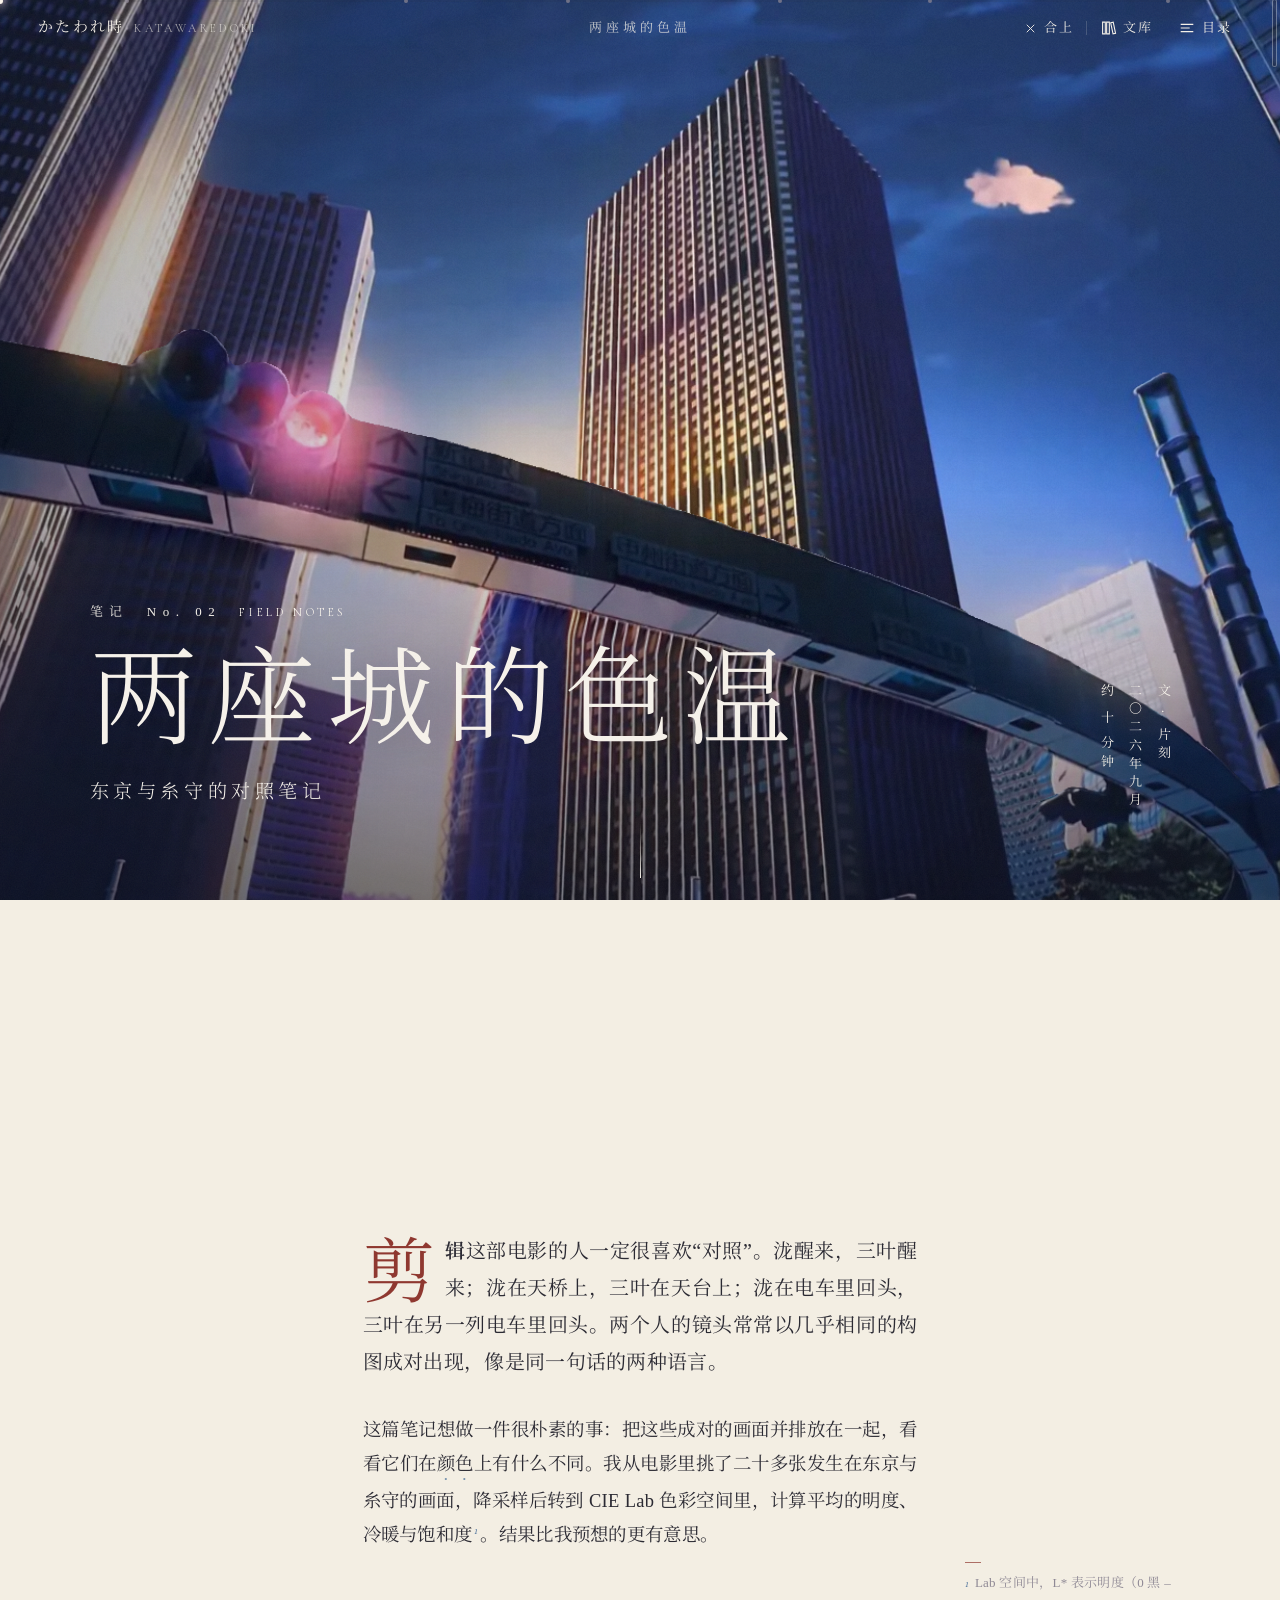
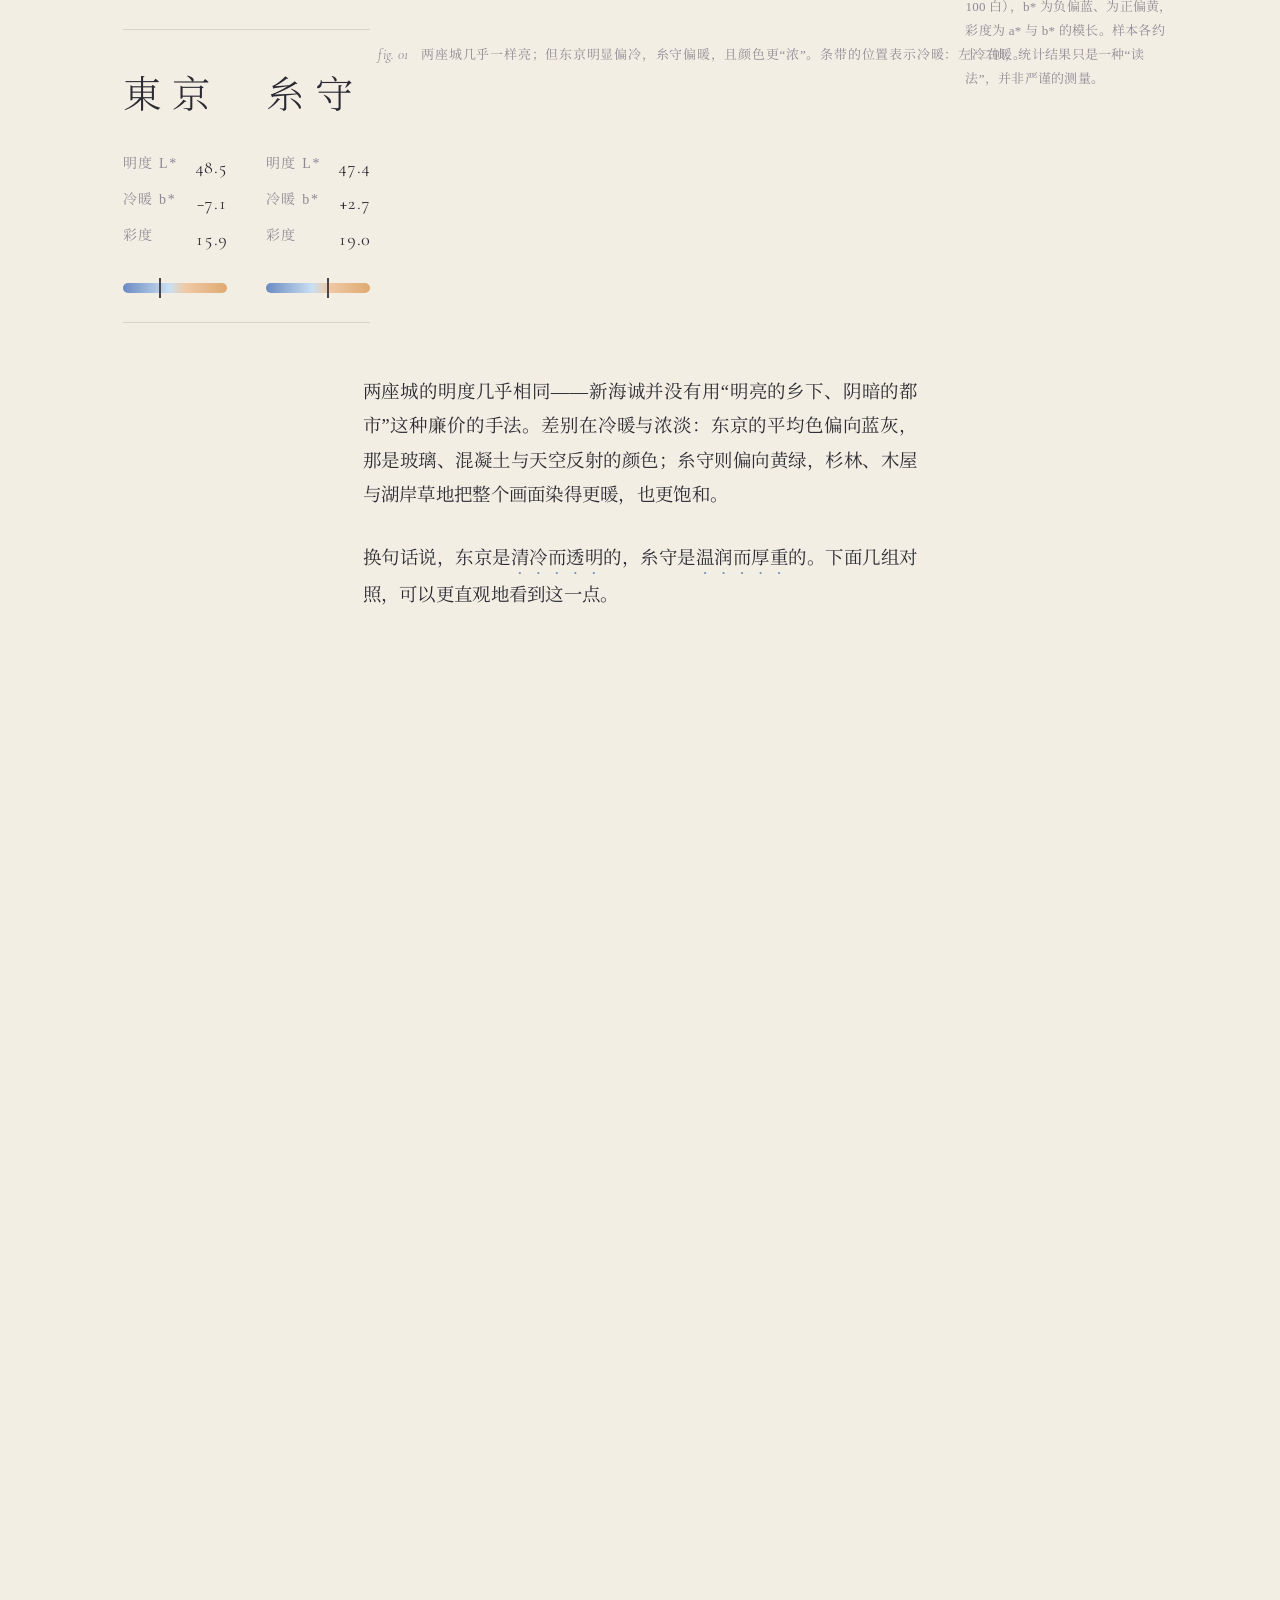
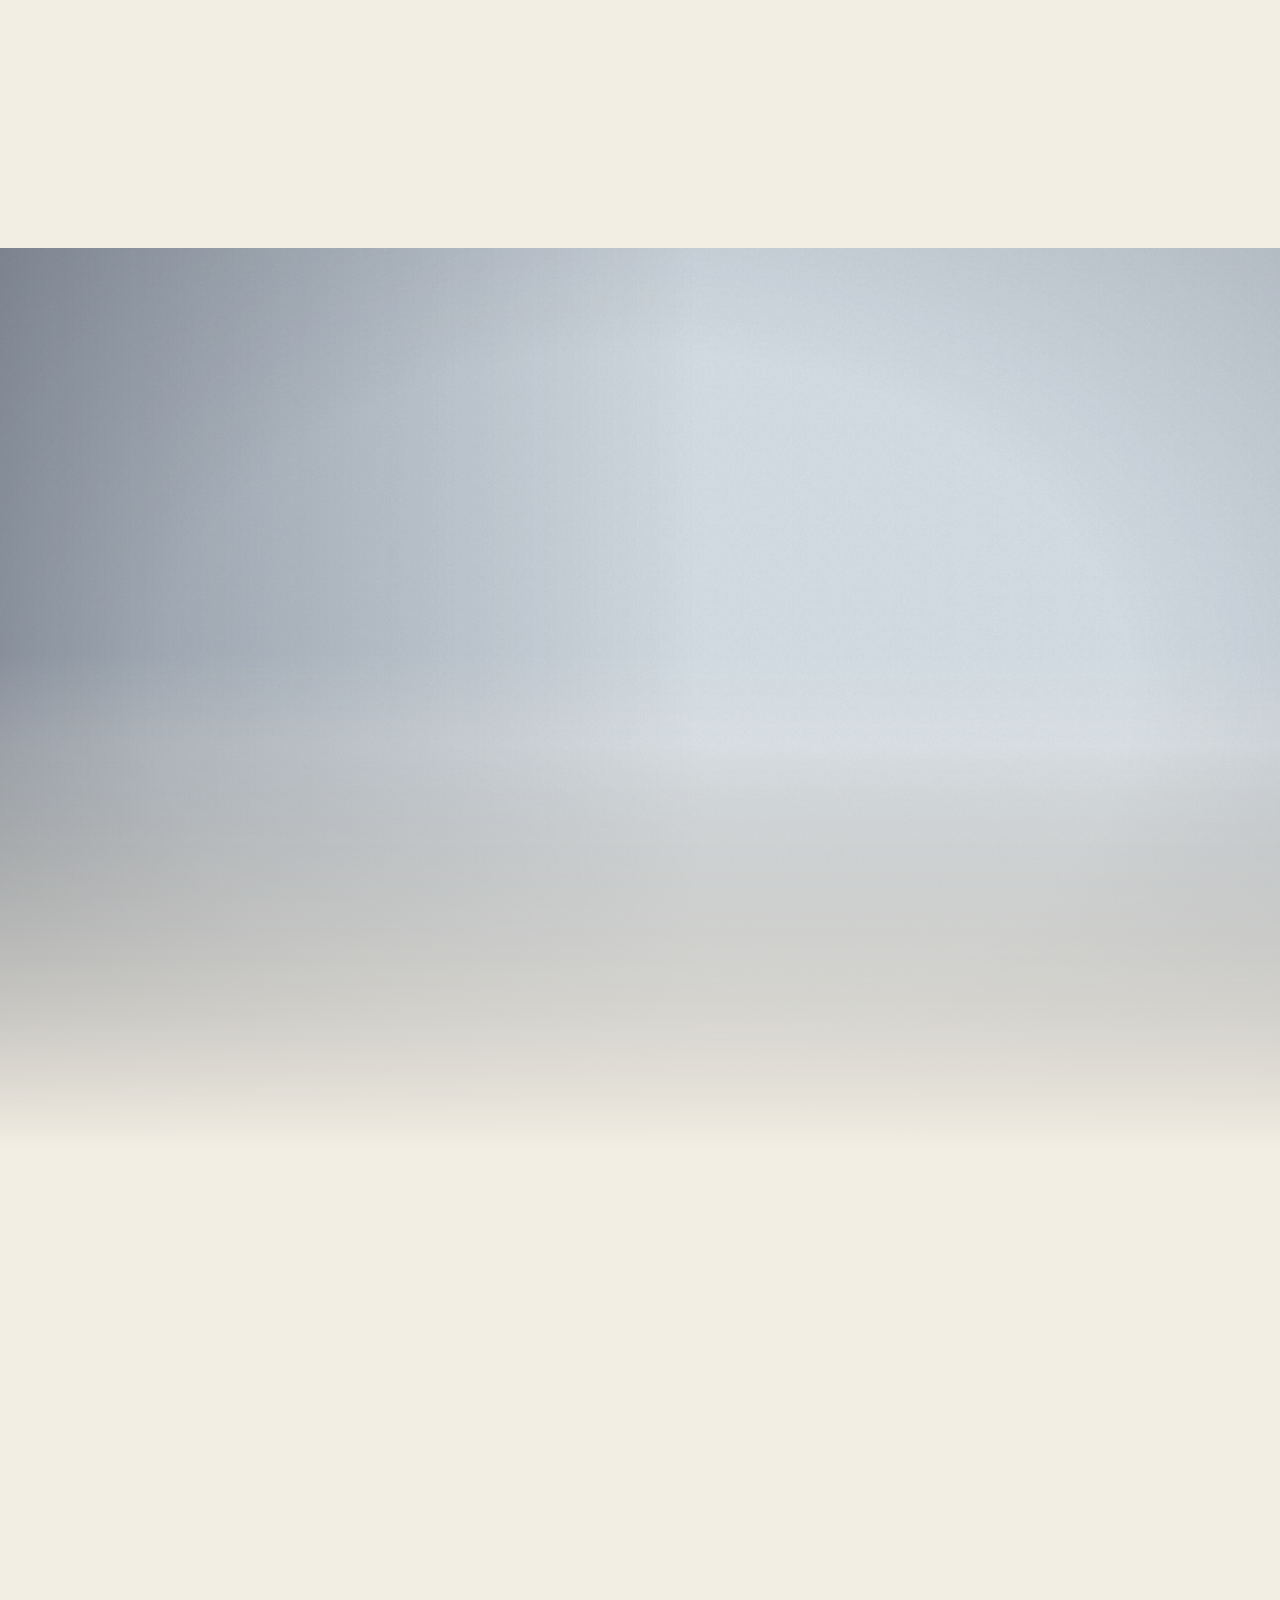
<file: posts/two-cities.html>
<!doctype html>
<html lang="zh-CN" data-phase="hiru">
<head>
<meta charset="utf-8">
<meta name="viewport" content="width=device-width, initial-scale=1, viewport-fit=cover">
<title>两座城的色温 — かたわれ時</title>
<meta name="description" content="把《你的名字。》里东京与糸守的成对画面并排放在一起，看两座城在色温、饱和度与构图上的对照。">
<meta name="theme-color" content="#2b3550">
<link rel="preload" href="../assets/fonts/serif-400-hot.3806c509.woff2" as="font" type="font/woff2" crossorigin>
<link rel="preload" href="../assets/fonts/serif-300-hot.04dcca89.woff2" as="font" type="font/woff2" crossorigin>
<link rel="preload" href="../assets/fonts/serif-300-c04.b7703138.woff2" as="font" type="font/woff2" crossorigin>
<link rel="stylesheet" href="../assets/css/fonts.css?v=20261112a">
<link rel="stylesheet" href="../assets/css/fonts-tail.css?v=20261112a" media="print" onload="this.media='all'">
<noscript><link rel="stylesheet" href="../assets/css/fonts-tail.css?v=20261112a"></noscript>
<link rel="stylesheet" href="../assets/css/main.css?v=20261112a">
<link rel="stylesheet" href="../assets/css/blog.css?v=20261112a">
<script>try{var s=localStorage.getItem("kata:size"),l=localStorage.getItem("kata:leading"),t=localStorage.getItem("kata:theme");s&&(document.documentElement.dataset.size=s);l&&(document.documentElement.dataset.leading=l);t&&t!=="story"&&(document.documentElement.dataset.theme=t)}catch(e){}</script>
<link rel="expect" href="#kata-hero-end" blocking="render">
<script src="../assets/js/vt.js?v=20261112a"></script>
<script src="../assets/js/depth.js?v=20261112a" defer></script>
<script src="../assets/js/site.js?v=20261112a" defer></script>
</head>
<body class="post">
<div class="grain" aria-hidden="true"></div>
<div class="comet" aria-hidden="true"><div class="comet__track"></div><div class="comet__ticks"></div><div class="comet__head"></div></div>

<header class="bar" data-over-image>
  <a class="bar__home" href="../index.html">かたわれ時 <span class="latin">Katawaredoki</span></a>
  <div class="bar__chapter" aria-live="polite"><span data-default="两座城的色温">两座城的色温</span></div>
  <div class="bar__tools">
    <a class="bar__btn bar__close" href="../index.html#essays" data-close-post aria-label="合上文章（Esc）" title="合上（Esc）"><svg viewBox="0 0 20 20" aria-hidden="true"><path d="M5 5l10 10M15 5L5 15"/></svg><span>合上</span></a>
    <a class="bar__btn" href="../archive.html" aria-label="文库"><svg viewBox="0 0 20 20" aria-hidden="true"><path d="M4 3.5h3v13H4zM8.5 3.5h3v13h-3zM13 4.2l2.8-.7 2.6 12.4-2.8.6z"/></svg><span>文库</span></a>
    <button class="bar__btn" data-open-drawer aria-label="目录与阅读设置"><svg viewBox="0 0 20 20" aria-hidden="true"><path d="M3 6h14M3 10h10M3 14h14"/></svg><span>目录</span></button>
  </div>
</header>

<div class="scrim"></div>
<aside class="drawer" aria-hidden="true" aria-label="目录与阅读设置">
  <button class="bar__btn drawer__close" data-close-drawer aria-label="关闭"><svg viewBox="0 0 20 20" aria-hidden="true"><path d="M5 5l10 10M15 5L5 15"/></svg></button>
  <h3>目次<span class="latin">Contents</span></h3>
  <ol class="toc">
    <li><a href="#s-intro"><span class="toc__num">0</span><span class="toc__title">对照，而非对立</span><span class="toc__jp">はじめに</span></a></li>
    <li><a href="#s-window"><span class="toc__num">i</span><span class="toc__title">窗</span><span class="toc__jp">まど</span></a></li>
    <li><a href="#s-roof"><span class="toc__num">ii</span><span class="toc__title">天台与天桥</span><span class="toc__jp">おくじょう</span></a></li>
    <li><a href="#s-lake"><span class="toc__num">iii</span><span class="toc__title">湖</span><span class="toc__jp">みずうみ</span></a></li>
    <li><a href="#s-rail"><span class="toc__num">iv</span><span class="toc__title">铁轨</span><span class="toc__jp">せんろ</span></a></li>
    <li><a href="#s-dusk"><span class="toc__num">v</span><span class="toc__title">在黄昏里合流</span><span class="toc__jp">ゆうぐれ</span></a></li>
  </ol>
  <div class="settings">
    <div><div class="setting__label">字号</div><div class="seg" data-pref="size"><button value="s">小</button><button value="m">中</button><button value="l">大</button></div></div>
    <div><div class="setting__label">行距</div><div class="seg" data-pref="leading"><button value="tight">紧</button><button value="normal">适中</button><button value="loose">疏</button></div></div>
    <div><div class="setting__label">纸色</div><div class="seg" data-pref="theme"><button value="story">随叙事</button><button value="day">昼</button><button value="night">夜</button></div></div>
  </div>
</aside>

<main>
  <section class="post-hero" data-dark-stage aria-label="题图">
    <div class="opener__stage">
      <div class="depth" style="--tint:#2c3a6a" data-depth="../assets/depth/bg02.webp" data-strength=".03" data-focus=".45" data-haze=".12" data-haze-color="#c9b8d6" data-grade=".1">
        <img src="../assets/img/bg02-1600.webp" srcset="../assets/img/bg02-960.webp 960w, ../assets/img/bg02-1600.webp 1600w" sizes="100vw" alt="仰视的东京高楼与穿行其间的高架轨道，天空是傍晚的蓝紫色" width="1600" height="900" fetchpriority="high">
      </div>
      <div class="post-hero__head">
        <div>
          <p class="post-hero__kicker post-hero__line"><span>笔记</span><span>No. 02</span><span class="latin">Field Notes</span></p>
          <h1 class="post-hero__line">两座城的色温</h1>
          <p class="post-hero__sub post-hero__line">东京与糸守的对照笔记</p>
        </div>
        <p class="post-hero__meta post-hero__line">文 · 片刻<br>二〇二六年九月<br>约 十 分钟</p>
      </div>
      <div class="post-hero__cue" aria-hidden="true"></div>
    </div>
  </section>
  <span id="kata-hero-end" hidden></span>

  <article class="prose post-intro" id="s-intro" data-chapter="对照，而非对立">
    <p class="lede"><span class="dropcap">剪</span>辑这部电影的人一定很喜欢“对照”。泷醒来，三叶醒来；泷在天桥上，三叶在天台上；泷在电车里回头，三叶在另一列电车里回头。两个人的镜头常常以几乎相同的构图成对出现，像是同一句话的两种语言。</p>
    <p>这篇笔记想做一件很朴素的事：把这些成对的画面并排放在一起，看看它们在<em>颜色</em>上有什么不同。我从电影里挑了二十多张发生在东京与糸守的画面，降采样后转到 CIE Lab 色彩空间里，计算平均的明度、冷暖与饱和度<a class="sn-ref" href="#n1" aria-controls="n1" aria-expanded="false">1</a><span class="sn" id="n1" role="note"><span class="sn__n">1</span>Lab 空间中，L* 表示明度（0 黑 – 100 白），b* 为负偏蓝、为正偏黄，彩度为 a* 与 b* 的模长。样本各约十二帧，统计结果只是一种“读法”，并非严谨的测量。</span>。结果比我预想的更有意思。</p>

    <figure class="fig chips" data-reveal aria-label="两座城的平均色彩统计">
      <div class="stats">
        <div class="stats__col"><span class="stats__name">東京</span>
          <dl><dt>明度 L*</dt><dd class="latin">48.5</dd><dt>冷暖 b*</dt><dd class="latin">−7.1</dd><dt>彩度</dt><dd class="latin">15.9</dd></dl>
          <div class="stats__bar" style="--x:.36;--c:#79879e"></div>
        </div>
        <div class="stats__col"><span class="stats__name">糸守</span>
          <dl><dt>明度 L*</dt><dd class="latin">47.4</dd><dt>冷暖 b*</dt><dd class="latin">+2.7</dd><dt>彩度</dt><dd class="latin">19.0</dd></dl>
          <div class="stats__bar" style="--x:.6;--c:#a9a06b"></div>
        </div>
      </div>
      <figcaption><span class="latin">fig. 01</span><span>两座城几乎一样亮；但东京明显偏冷，糸守偏暖，且颜色更“浓”。条带的位置表示冷暖：左冷右暖。</span></figcaption>
    </figure>

    <p>两座城的明度几乎相同——新海诚并没有用“明亮的乡下、阴暗的都市”这种廉价的手法。差别在冷暖与浓淡：东京的平均色偏向蓝灰，那是玻璃、混凝土与天空反射的颜色；糸守则偏向黄绿，杉林、木屋与湖岸草地把整个画面染得更暖，也更饱和。</p>
    <p>换句话说，东京是<em>清冷而透明</em>的，糸守是<em>温润而厚重</em>的。下面几组对照，可以更直观地看到这一点。</p>
  </article>

  <article class="prose chapter" id="s-window" data-chapter="i · 窗">
    <h3>窗<span class="latin">windows</span></h3>
    <p>先看两个人成年后的卧室。三叶的房间朝着阳台，早晨的光从左边涌进来，地板被照成蜂蜜色；泷的房间同样有一扇大窗，可光是从背后来的，屋里的一切——椅子、床、堆着的书——都沉在一层淡淡的蓝灰里。</p>

    <div class="diptych" data-reveal>
      <div class="diptych__pair">
        <figure class="diptych__cell" style="--tint:#c8bfae"><img src="../assets/img/ad06-960.webp" srcset="../assets/img/ad06-960.webp 960w, ../assets/img/ad06-1600.webp 1600w" sizes="(min-width: 1100px) 550px, 50vw" alt="三叶的卧室，晨光从阳台照进来" width="1600" height="900" loading="lazy" decoding="async"><figcaption>三叶的房间</figcaption></figure>
        <figure class="diptych__cell" style="--tint:#8c9097"><img src="../assets/img/ad07-960.webp" srcset="../assets/img/ad07-960.webp 960w, ../assets/img/ad07-1600.webp 1600w" sizes="(min-width: 1100px) 550px, 50vw" alt="泷的卧室，人坐在床边，房间偏冷" width="1600" height="900" loading="lazy" decoding="async"><figcaption>瀧的房间</figcaption></figure>
      </div>
      <figcaption><span class="latin">fig. 02</span><span>同一个早晨，两种光的方向。</span><button class="diptych__swap" type="button"><svg viewBox="0 0 16 16" aria-hidden="true"><path d="M2 5h11l-3-3M14 11H3l3 3"/></svg>交换</button></figcaption>
    </div>

    <p>这组画面出现在电影的尾声，两人都已经搬到了东京。有趣的是，即使三叶已经离开了糸守，她房间里的光仍然是“糸守的颜色”。颜色在这里成了一种身份：人可以搬家，光却跟着人走。</p>
  </article>

  <article class="prose chapter" id="s-roof" data-chapter="ii · 天台与天桥">
    <h3>天台与天桥<span class="latin">high places</span></h3>
    <p>两个人都喜欢站在高处。三叶在学校的天台上吃便当、发呆；泷在东京的天桥和公寓楼顶上看天。这些画面的构图几乎都一样：人物很小，靠着一侧的栏杆，大半个画面留给天空。</p>

    <div class="diptych" data-reveal>
      <div class="diptych__pair">
        <figure class="diptych__cell" style="--tint:#9aa8a8"><img src="../assets/img/pr16-960.webp" srcset="../assets/img/pr16-960.webp 960w, ../assets/img/pr16-1600.webp 1600w" sizes="(min-width: 1100px) 550px, 50vw" alt="天台上的三叶，背景是夏日的云" width="1600" height="900" loading="lazy" decoding="async"><figcaption>糸守 · 天台</figcaption></figure>
        <figure class="diptych__cell" style="--tint:#3b4054"><img src="../assets/img/pr19-960.webp" srcset="../assets/img/pr19-960.webp 960w, ../assets/img/pr19-1600.webp 1600w" sizes="(min-width: 1100px) 550px, 50vw" alt="夜色中的泷站在栏杆前看着手机" width="1600" height="900" loading="lazy" decoding="async"><figcaption>東京 · 天桥</figcaption></figure>
      </div>
      <figcaption><span class="latin">fig. 03</span><span>相同的“人 + 栏杆 + 大片天空”，一个在正午，一个在入夜。</span><button class="diptych__swap" type="button"><svg viewBox="0 0 16 16" aria-hidden="true"><path d="M2 5h11l-3-3M14 11H3l3 3"/></svg>交换</button></figcaption>
    </div>

    <p>值得注意的是时间。糸守的高处几乎总是白天，云是堆积的夏云，饱满而明亮；东京的高处则多在傍晚或夜里，天空呈现出一种被城市灯光微微染亮的靛蓝。这种安排把两座城与两种时段绑定在了一起：糸守属于白昼，东京属于黄昏与夜。</p>
    <p>它也悄悄地预告了后面的情节——那个只在黄昏发生的相遇，那个只在夜里揭晓的真相，都更靠近“东京的颜色”。</p>
  </article>

  <section class="opener" id="s-lake" data-chapter="iii · 湖" data-phase="asa" data-phase-at=".45" data-dark-stage aria-label="湖">
    <div class="opener__stage">
      <div class="depth" style="--tint:#3d5f86" data-depth="../assets/depth/bg13.webp" data-strength=".03" data-focus=".4" data-haze=".2" data-haze-color="#e2ecf4">
        <img src="../assets/img/bg13-1600.webp" srcset="../assets/img/bg13-960.webp 960w, ../assets/img/bg13-1600.webp 1600w" sizes="100vw" alt="俯瞰糸守湖，湖岸的山路与民居" width="1600" height="900" loading="lazy">
      </div>
      <p class="opener__time">Itomori · Lake</p>
      <div class="opener__title"><span class="opener__num">iii</span><h2>湖</h2><p>一个圆形的世界</p></div>
      <p class="opener__kana jp">みずうみ</p>
    </div>
  </section>

  <article class="prose chapter" data-chapter="iii · 湖">
    <p>如果要为糸守选一个代表性的形状，那就是圆。湖是圆的，火山口是圆的，后来彗星砸出的新湖也是圆的。东京的代表性形状则是直线：高楼的垂直线，铁轨与高架的水平线，斑马线的平行线。</p>

    <figure class="fig fig--wide" data-reveal style="--tint:#6b6f5c">
      <div class="fig__frame"><img src="../assets/img/bg14-960.webp" srcset="../assets/img/bg14-960.webp 960w, ../assets/img/bg14-1600.webp 1600w" sizes="(min-width: 1100px) 1100px, 100vw" alt="秋色中的山路，路灯与电线杆沿着湖岸延伸" width="1600" height="900" loading="lazy" decoding="async"></div>
      <figcaption><span class="latin">fig. 04</span><span>湖岸。电线杆沿着曲线排开，是糸守少有的“直线”。</span></figcaption>
    </figure>

    <p>圆与直线，这大概是两座城在“形状”上的对照。圆是封闭的、循环的、回到原点的——这正好对应糸守那种代代相传的生活：编组纽，跳巫女舞，酿口嚼酒，每年同一个秋祭。直线则是延伸的、通往别处的，就像东京永远在去往某个地方的电车。</p>
    <p>而整部电影，恰恰是一个关于“圆”与“线”的故事：一根直线一样的彗星轨迹，落进了一个圆形的湖里；一根组纽被编成环，戴在手腕上，又解开，系回头发上。</p>
  </article>

  <article class="prose chapter" id="s-rail" data-chapter="iv · 铁轨">
    <h3>铁轨<span class="latin">rails</span></h3>
    <p>两座城之间唯一的“物理连接”，是铁路。从东京坐新干线，再转地方线，最后是一条在草丛中延伸的单线铁轨。</p>

    <div class="diptych" data-reveal>
      <div class="diptych__pair">
        <figure class="diptych__cell" style="--tint:#a3a9ac"><img src="../assets/img/bg07-960.webp" srcset="../assets/img/bg07-960.webp 960w, ../assets/img/bg07-1600.webp 1600w" sizes="(min-width: 1100px) 550px, 50vw" alt="俯视东京站密集的新干线轨道" width="1600" height="900" loading="lazy" decoding="async"><figcaption>東京 · 新干线</figcaption></figure>
        <figure class="diptych__cell" style="--tint:#8f9a5c"><img src="../assets/img/sw09-960.webp" srcset="../assets/img/sw09-960.webp 960w, ../assets/img/sw09-1600.webp 1600w" sizes="(min-width: 1100px) 550px, 50vw" alt="草丛中的一条单线铁轨，远处有一个小小的道口" width="1600" height="900" loading="lazy" decoding="async"><figcaption>糸守 · 单线</figcaption></figure>
      </div>
      <figcaption><span class="latin">fig. 05</span><span>同一条路的两端：几十条平行轨道，和一条被草掩着的铁轨。</span><button class="diptych__swap" type="button"><svg viewBox="0 0 16 16" aria-hidden="true"><path d="M2 5h11l-3-3M14 11H3l3 3"/></svg>交换</button></figcaption>
    </div>

    <p>东京站的轨道是密集的、平行的、被精确规划过的，颜色是钢铁与混凝土的冷灰；糸守的铁轨则只有一条，被野草和阳光包围，铁轨本身也被晒成了暖褐色。这两张图几乎可以作为两座城色彩统计的“标本”：左边的平均色偏蓝，右边的偏黄。</p>
    <p>但它们是同一条路。三叶从糸守去东京，泷从东京去糸守，走的都是这一条。</p>

    <div class="diptych" data-reveal>
      <div class="diptych__pair">
        <figure class="diptych__cell" style="--tint:#b6a68a"><img src="../assets/img/pr09-960.webp" srcset="../assets/img/pr09-960.webp 960w, ../assets/img/pr09-1600.webp 1600w" sizes="(min-width: 1100px) 550px, 50vw" alt="东京的泷和两位朋友勾肩搭背" width="1600" height="900" loading="lazy" decoding="async"><figcaption>瀧和朋友</figcaption></figure>
        <figure class="diptych__cell" style="--tint:#93a173"><img src="../assets/img/pr24-960.webp" srcset="../assets/img/pr24-960.webp 960w, ../assets/img/pr24-1600.webp 1600w" sizes="(min-width: 1100px) 550px, 50vw" alt="糸守的三叶和两位朋友在树下" width="1600" height="900" loading="lazy" decoding="async"><figcaption>三叶和朋友</figcaption></figure>
      </div>
      <figcaption><span class="latin">fig. 06</span><span>三个人一组的朋友。连人数都是对照的。</span></figcaption>
    </div>
  </article>

  <article class="prose chapter" id="s-dusk" data-chapter="v · 在黄昏里合流">
    <h3>在黄昏里合流<span class="latin">convergence</span></h3>
    <p>前面所有的统计都有一个例外：黄昏。</p>
    <p>当我把东京与糸守各自的黄昏画面单独拿出来计算时，两座城的冷暖差几乎消失了——b* 分别是 <span class="latin">−3.8</span> 与 <span class="latin">−3.7</span><a class="sn-ref" href="#n2" aria-controls="n2" aria-expanded="false">2</a><span class="sn" id="n2" role="note"><span class="sn__n">2</span>东京取天桥、高架与街口的四帧黄昏，糸守取神社与山顶的五帧。两者在红绿轴（a*）上仍有差异：山顶的黄昏更偏玫瑰色。</span>。东京的天桥、糸守的神社，在日落时分都被染成了同一种桃色与藤色的混合。这也许是新海诚在色彩上埋下的最温柔的伏笔：只有在黄昏，两座城才真正拥有同一片天空。</p>

    <figure class="fig fig--wide" data-reveal style="--tint:#7a5f72">
      <div class="fig__frame"><img src="../assets/img/bg11-960.webp" srcset="../assets/img/bg11-960.webp 960w, ../assets/img/bg11-1600.webp 1600w" sizes="(min-width: 1100px) 1100px, 100vw" alt="傍晚的鸟居，天空是粉紫色" width="1600" height="900" loading="lazy" decoding="async"></div>
      <figcaption><span class="latin">fig. 07</span><span>傍晚的宫水神社。这一刻，糸守的颜色和东京的颜色没有区别。</span></figcaption>
    </figure>

    <p>所以，与其说《你的名字。》是一个“城市男孩遇到乡村女孩”的故事，不如说它是一个关于两种色温如何找到交点的故事。交点不在东京，也不在糸守，而在一天之中的某个时刻。</p>
    <p>关于那个时刻，我写了一篇更长的文章。</p>

    <nav class="post-next" aria-label="继续阅读">
      <a href="tasogare.html"><small>长读 · No. 01</small><strong>誰そ彼</strong></a>
      <a href="kumihimo.html"><small>下一篇 · No. 03</small><strong>组纽：把时间编成一根绳</strong></a>
    </nav>
    <footer class="credits">本文为非商业性质的影评与研究。剧照版权归 © 2016「君の名は。」製作委員会 / CoMix Wave Films 所有。</footer>
  </article>
</main>
</body>
</html>
</file>
<file: assets/css/fonts.css>
/* 由 tools/fonts.py 生成（按页面实际用字分层）。所有 unicode-range 互不重叠（重叠会让浏览器把几个候选文件都下载一遍）。 */
@font-face { font-family: "Kata Latin"; src: url("../fonts/latin-base.c2e2b8a4.woff2") format("woff2"); font-weight: 300 700; font-style: normal; font-display: swap; unicode-range: U+20-7E, U+A0, U+B7, U+2013-2014, U+2018-2019, U+201C-201D, U+2026; }
@font-face { font-family: "Kata Latin"; src: url("../fonts/latin-ext.c0ee35c9.woff2") format("woff2"); font-weight: 300 700; font-style: normal; font-display: swap; unicode-range: U+A1-B4, U+B6, U+B8-131, U+131-152, U+152-153, U+153-17F, U+2BC, U+2C6, U+2DA, U+2DC, U+2000-200D, U+2010-2012, U+2015, U+201A, U+201E, U+2020-2022, U+2027-2029, U+202F-2030, U+2032-2033, U+2039-203A, U+2042-2044, U+205F-2060, U+2063, U+20AC, U+2122, U+2191, U+2193, U+2212; }
@font-face { font-family: "Kata Latin"; src: url("../fonts/latin-italic-base.9cec0b5c.woff2") format("woff2"); font-weight: 300 700; font-style: italic; font-display: swap; unicode-range: U+20-7E, U+A0, U+B7, U+2013-2014, U+2018-2019, U+201C-201D, U+2026; }
@font-face { font-family: "Kata Latin"; src: url("../fonts/latin-italic-ext.5e081b04.woff2") format("woff2"); font-weight: 300 700; font-style: italic; font-display: swap; unicode-range: U+A1-B4, U+B6, U+B8-131, U+131-152, U+152-153, U+153-17F, U+2BC, U+2C6, U+2DA, U+2DC, U+2000-200D, U+2010-2012, U+201A, U+201E, U+2020-2022, U+2027-2029, U+202F-2030, U+2032-2033, U+2039-203A, U+2042-2044, U+205F-2060, U+2063, U+20AC, U+2122, U+2191, U+2193, U+2212; }
@font-face { font-family: "Kata Serif"; src: url("../fonts/serif-300-hot.04dcca89.woff2") format("woff2"); font-weight: 300; font-display: swap; unicode-range: U+3000-3002, U+3053, U+305D, U+306E, U+308B, U+3092, U+4E00, U+4E0A-4E0B, U+4E0D-4E0E, U+4E2A, U+4E3A, U+4E4B, U+4E86, U+4E8E, U+4E91, U+4E94, U+4EBA, U+4ECE, U+4EEC, U+4F18, U+4F46, U+4F5C, U+4F60, U+5165, U+5173, U+5199, U+51B5, U+5206, U+5236, U+524D, U+529F, U+5316, U+535A, U+53CD, U+53D1, U+53D6, U+53EF, U+540D-540E, U+56DE, U+56FE, U+5728, U+5730, U+57CE, U+591A, U+597D, U+5B9A, U+5BA2, U+5C31, U+5C55, U+5E38, U+5E74, U+5F00, U+5F7C, U+6027, U+60F3, U+6210-6211, U+6301, U+636E, U+6570, U+65B0, U+65C5, U+65E5, U+65F6, U+662F, U+666F, U+66F2, U+6700, U+6709, U+672C, U+6807, U+6839, U+683C, U+6B21, U+6B63, U+6CA1, U+706B, U+7684, U+771F, U+7834, U+7AD9, U+7AEF, U+7B2C, U+7CF8, U+7EBD, U+7EC4, U+80CC, U+80FD, U+89E3, U+8AB0, U+8BB0, U+8BCD, U+8BF4, U+8FD1, U+8FD8-8FD9, U+9009, U+91CC, U+95F4, U+FF0C, U+FF1A; }
@font-face { font-family: "Kata Serif"; src: url("../fonts/serif-300-c01.0484f12b.woff2") format("woff2"); font-weight: 300; font-display: swap; unicode-range: U+4E1A, U+4E24, U+4E2D, U+4EA7, U+4F55, U+52A8, U+5347, U+53F2, U+544A, U+56FD, U+5931, U+5C0F, U+5EA7, U+601D, U+610F, U+6162, U+6276, U+62A5, U+653F, U+68A8, U+6E29, U+73A9, U+753B, U+7814, U+793A, U+7A76, U+7B56, U+7EA7, U+7F13, U+8272, U+82F1, U+8D25, U+FF1F; }
@font-face { font-family: "Kata Serif"; src: url("../fonts/serif-300-c02.1e01124a.woff2") format("woff2"); font-weight: 300; font-display: swap; unicode-range: U+3007, U+4E8C, U+5168, U+516D, U+5177, U+523B, U+52A0, U+54D4, U+54E9, U+5757, U+57FA, U+5B9E, U+5BC6, U+5D4C, U+5DE5, U+5E55, U+5F0F, U+5F39, U+5FC3, U+60C5, U+6240, U+641C, U+6790, U+67E5, U+6838, U+6A21, U+6D4B, U+6E90, U+6EAF, U+7279, U+72D7, U+7BB1, U+7BC7, U+7D22, U+8005, U+8206, U+88AB, U+89C6, U+8BD5, U+8F7D, U+8FC7, U+9001, U+901A, U+9177, U+952E, U+96C6, U+9891; }
@font-face { font-family: "Kata Serif"; src: url("../fonts/serif-300-c03.0dbd7ec9.woff2") format("woff2"); font-weight: 300; font-display: swap; unicode-range: U+300A-300B, U+300E-300F, U+3042, U+304B-304C, U+304F, U+305F, U+3061, U+306F, U+3081, U+3083, U+308C, U+308F, U+30B3, U+30B9, U+30C6, U+30D7, U+30DE, U+30EC, U+30FC, U+4EFD, U+5149, U+5973, U+5B57, U+5C11, U+5FEB, U+64AE, U+6642, U+672D, U+6765, U+7DDA, U+8981, U+8BFB, U+8D77, U+FF08-FF09; }
@font-face { font-family: "Kata Serif"; src: url("../fonts/serif-300-c04.b7703138.woff2") format("woff2"); font-weight: 300; font-display: swap; unicode-range: U+3046, U+305A, U+307F, U+4E1C, U+4EAC, U+51B3, U+526A, U+5408, U+59CB, U+5B88, U+5BF9, U+5F88, U+5FF5, U+624B, U+62E9, U+6771, U+677E, U+6CD5, U+6E56, U+7167, U+7231, U+76F8, U+7740, U+7B14, U+7EAA, U+7ED3, U+8D26, U+8F7B, U+98CE; }
@font-face { font-family: "Kata Serif"; src: url("../fonts/serif-300-c05.e54b993b.woff2") format("woff2"); font-weight: 300; font-display: swap; unicode-range: U+3010, U+4E07, U+4E3B, U+51B2, U+5230, U+5341, U+5355, U+53E4, U+542C, U+5851, U+590D, U+5929, U+611F, U+6296, U+64AD, U+653E, U+6545, U+6781, U+6B4C, U+6DA8, U+70B9, U+7531, U+767E, U+76EE, U+77AC, U+79CD, U+7A7F, U+7A81, U+7EED, U+80F6, U+821E, U+89C1, U+8BA9, U+8D5E, U+8D8A, U+97F3, U+9875, U+98DE, U+FF01; }
@font-face { font-family: "Kata Serif"; src: url("../fonts/serif-300-c06.1fb99b4c.woff2") format("woff2"); font-weight: 300; font-display: swap; unicode-range: U+3052, U+3068, U+3073, U+3082, U+4ED6, U+5148, U+52BF, U+53F3, U+53F6, U+5979, U+59FF, U+5B83, U+5DE6, U+5E03, U+5F20, U+628A, U+62CD, U+660E, U+6E05, U+7248, U+73AF, U+751F, U+7528, U+77E5, U+7D50, U+7E4B, U+7EF3, U+7F16, U+8231, U+9053, U+90A3, U+95ED, U+9999, U+9A76, U+9A7E, U+9C81; }
@font-face { font-family: "Kata Serif"; src: url("../fonts/serif-300-c07.2cfeece0.woff2") format("woff2"); font-weight: 300; font-display: swap; unicode-range: U+4EE5, U+4FEE, U+51E0, U+52A1, U+5411, U+559C, U+5668, U+5E93, U+5FC6, U+6253, U+62A4, U+641E, U+6563, U+670D, U+671F, U+73B0, U+7A33, U+7EF4, U+7F6E, U+7F72, U+81EA, U+83AB, U+83B7, U+8BBF, U+8D3A, U+8FDB, U+90E8, U+914D, U+91CF, U+95EE, U+9664, U+96F6; }
@font-face { font-family: "Kata Serif"; src: url("../fonts/serif-300-c08.de01b6f1.woff2") format("woff2"); font-weight: 300; font-display: swap; unicode-range: U+304A, U+304D, U+3060, U+3069, U+3072, U+307B, U+30AB, U+30BF, U+30EF, U+4E9B, U+4F1A, U+518D, U+591C, U+5E02, U+5FD8, U+63A5, U+65B9, U+660F, U+661F, U+663C, U+671D, U+675F, U+6BCF, U+6D77, U+7535, U+7EBF, U+8A00, U+8BDA, U+8FDE, U+90FD, U+9192, U+9EC4, U+9ED8; }
@font-face { font-family: "Kata Serif"; src: url("../fonts/serif-400-hot.3806c509.woff2") format("woff2"); font-weight: 400; font-display: swap; unicode-range: U+3001-3002, U+3007, U+3042, U+304B-304C, U+304F, U+3058, U+305D, U+305F, U+306B, U+306E-306F, U+3072, U+3081, U+3088, U+308B-308C, U+308F, U+30C6, U+30DE, U+30EC, U+4E00, U+4E03, U+4E09-4E0B, U+4E0D-4E0E, U+4E1A, U+4E1C, U+4E2A, U+4E2D, U+4E3A-4E3B, U+4E48, U+4E4B, U+4E5D, U+4E86, U+4E8C, U+4E8E, U+4E94, U+4EA7, U+4EAC, U+4EBA, U+4EC0, U+4EE5, U+4EEC, U+4EF7, U+4EFB, U+4F46, U+4F53, U+4F55, U+4F60, U+4F7F, U+4F9D, U+4FEE, U+503C, U+5143, U+5149, U+5165, U+5168, U+516B-516D, U+5173, U+5185, U+518D, U+5199, U+51B5, U+51E0, U+5206, U+522B, U+5230, U+5236, U+523B, U+524D, U+52A1, U+52A8, U+52BF, U+5341, U+5347, U+5355, U+535A, U+53CD, U+53D1, U+53D6, U+53EF, U+53F3, U+53F7, U+5403, U+5408, U+540D-540E, U+5411, U+542C, U+547C, U+548C, U+54D4, U+54E9, U+559C, U+5668, U+56DB, U+56DE, U+56FD-56FE, U+5728, U+5730, U+5757, U+590D, U+591A, U+591C, U+5927, U+5929, U+5957, U+5973, U+597D, U+5982, U+59CB, U+5B57-5B58, U+5B8C, U+5B9A, U+5B9E, U+5BA2, U+5BB6, U+5BB9, U+5BC6, U+5BF9, U+5C0F, U+5C11, U+5C31, U+5C55, U+5D4C, U+5DE6, U+5E03, U+5E38, U+5E55, U+5E73-5E74, U+5E76, U+5E93, U+5E95, U+5EA6, U+5F00, U+5F20, U+5F39, U+5F55, U+5F7C, U+5F88, U+5F97, U+5FC6, U+5FF5, U+6001, U+601D, U+6027, U+60C5, U+60F3, U+610F, U+611F, U+6162, U+6210-6211, U+6216, U+624B, U+624D, U+627E, U+628A, U+6301, U+636E, U+63A5, U+641E, U+653E, U+6545, U+6570, U+6587, U+65B0, U+65B9, U+65C5, U+65E5, U+65F6, U+660E-660F, U+662F, U+663C, U+6642, U+6668, U+666F, U+6682, U+66F2, U+6700, U+6709, U+670D, U+671D, U+6728, U+672C, U+673A, U+6743, U+6761, U+6765, U+677E, U+6784, U+67B6, U+67E5, U+6807, U+683C, U+68A8, U+6A21, U+6B21, U+6B4C, U+6B63, U+6B8B, U+6BD4, U+6CA1, U+6CD5, U+6D41, U+6D4B, U+6E05, U+6E38, U+6E90, U+70B9, U+7231, U+7247-7248, U+7269, U+7279, U+73A9, U+73AF-73B0, U+7406, U+751F, U+7528, U+753B, U+7559, U+758F, U+767D, U+7684, U+76EE, U+76F8, U+770B, U+771F, U+7740, U+77AC, U+77E5, U+793A, U+79BB, U+79CD, U+79F0, U+7A7F, U+7A81, U+7AD9, U+7B14, U+7B2C, U+7B97, U+7BB1, U+7BC7, U+7D27, U+7EA6-7EA7, U+7EAA, U+7EB8, U+7EBF, U+7EC8, U+7ED3, U+7EDF, U+7F13, U+7F18, U+7F6E, U+7F72, U+80CC, U+81EA, U+821E, U+8272, U+8282, U+82F1, U+83AB, U+83B7, U+884C, U+88AB, U+8981, U+89C1, U+89C6, U+89C9, U+89E3, U+8A00, U+8AB0, U+8BA1-8BA2, U+8BB0, U+8BBE-8BBF, U+8BCD, U+8BD5, U+8BF4, U+8D28, U+8D3A, U+8D77, U+8D8A, U+8DDD, U+8F91, U+8FB9, U+8FC7, U+8FD1, U+8FD8-8FD9, U+8FDB, U+9001-9002, U+9009, U+901A, U+9053, U+90A3, U+90AE, U+914D, U+91CC-91CD, U+91CF, U+949F, U+9519, U+95EE, U+95F4, U+968F, U+96C6, U+9762, U+9876, U+98CE, U+9999, U+9A76, U+9AD8, U+9EC4, U+FF01, U+FF08-FF09, U+FF0C, U+FF1A, U+FF1F; }
@font-face { font-family: "Kata Serif"; src: url("../fonts/serif-400-c01.dadb5802.woff2") format("woff2"); font-weight: 400; font-display: swap; unicode-range: U+300C-300D, U+3011, U+3044, U+3046, U+304A, U+304D, U+3055, U+3059-305B, U+3067, U+306A, U+3073, U+307E-307F, U+3082, U+3087, U+3093, U+30A2-30A3, U+30AB, U+30BF, U+30EB, U+4E24, U+4E4E, U+4E5F, U+4E8B, U+4E9B, U+4ECE, U+4F1A, U+4F5C, U+5019, U+505A, U+5148, U+5174, U+51FA, U+5267, U+5348, U+534A, U+53BB, U+53EA, U+5427, U+56E0, U+5708, U+57CE, U+5916, U+5934, U+594F, U+5979, U+5999, U+5B50, U+5B9C, U+5C71, U+5E7F, U+5E94, U+63A8, U+65AD, U+6708, U+6837, U+6BB5, U+6C14, U+6C34, U+6C89, U+6F6E, U+706B, U+7136, U+76F4, U+773C, U+7A97, U+7AE0, U+7B54, U+7C73, U+7ED9, U+7F8E, U+7FFB, U+800C, U+843D, U+8857, U+89C2, U+8BC6, U+8BDD, U+8BED, U+8DA3, U+8DDF, U+8EAB, U+8F66, U+8F88, U+8FDC, U+8FF9, U+8FFD, U+90FD, U+91CE, U+95E8, U+9752; }
@font-face { font-family: "Kata Serif"; src: url("../fonts/serif-400-c02.20a75c60.woff2") format("woff2"); font-weight: 400; font-display: swap; unicode-range: U+3010, U+4E07, U+4E30, U+5145, U+5177, U+51B2-51B3, U+529F-52A0, U+5361, U+53E4, U+5851, U+586B, U+592A, U+5BCC, U+6296, U+62A4, U+62E9, U+63D0, U+64AD, U+6548, U+6563, U+65E0, U+6781, U+6C42, U+6DA8, U+6DFB, U+70E6, U+7531, U+767E, U+7834, U+7EED, U+7EF4, U+80F6, U+80FD, U+8BA9, U+8C03, U+8D26, U+8D5E, U+8F7B, U+8F7D, U+8FD0, U+97F3, U+9875, U+98DE, U+9996, U+9EBB; }
@font-face { font-family: "Kata Serif"; src: url("../fonts/serif-400-c03.74a9ba54.woff2") format("woff2"); font-weight: 400; font-display: swap; unicode-range: U+4E25, U+4E60, U+4E66, U+4ECA, U+4ED6, U+4F30, U+4F4E, U+4F8B, U+4FBF, U+505C, U+50CF, U+5176, U+51C6, U+5212, U+5217, U+521D, U+529B, U+52E4, U+5360, U+5386, U+53BF, U+53CA-53CB, U+53D8, U+53E3, U+5404, U+5426, U+54C8, U+5546, U+56FA, U+5747, U+589E, U+5904, U+5907, U+59D4, U+5B66, U+5BFC, U+5C42, U+5C45, U+5C4F, U+5DE5, U+5DEE, U+5DF1-5DF2, U+5E02, U+5E27, U+5E45, U+5E72, U+5F0F, U+5F3A, U+5F52, U+5F69, U+5F71, U+5FAE, U+5FC3, U+5FEB, U+6253, U+6280, U+62A5, U+62FF, U+6309, U+6392, U+670B, U+671F, U+677F, U+6838-6839, U+6848, U+6982, U+6B64, U+6BCF, U+6BEB, U+6D3B, U+6D4F, U+6DA6, U+6DF1, U+6E32, U+6EDA, U+6F2B, U+72B6, U+7387, U+751A, U+7535, U+7814, U+79EF, U+7A0B, U+7A33, U+7A76, U+7A7A, U+7ACB, U+7B7E, U+7B80, U+7D22, U+7EC4, U+7ECF, U+7EDD, U+8003, U+8005, U+80A1, U+8111, U+81F3-81F4, U+82E5, U+8651, U+867D, U+8861, U+89C8, U+8BC1, U+8BC4, U+8BE5, U+8BF7, U+8C61, U+8D1F, U+8D9F, U+8DD1, U+8F6C, U+900F, U+907F, U+90E8, U+91C7, U+94B1, U+9500, U+952E, U+957F, U+9644, U+964D, U+9664, U+9694, U+96BE, U+96F6, U+975E, U+9760, U+9879, U+9898, U+989C, U+997C, U+FF1B; }
@font-face { font-family: "Kata Serif"; src: url("../fonts/serif-400-c04.74f9fdc2.woff2") format("woff2"); font-weight: 400; font-display: swap; unicode-range: U+30FB, U+4E13-4E14, U+4E34, U+4E3E, U+4E49, U+4E50, U+4E71, U+4E92, U+4EA4, U+4EC5, U+4EE3, U+4EF6, U+4EFD, U+4F17-4F18, U+4F20, U+4F4D, U+4F9B, U+4FDD, U+4FE1, U+504F, U+514D, U+5178, U+51CF, U+5207, U+5219, U+521B, U+5229, U+526A, U+5305, U+5316, U+533A, U+5357, U+5373, U+538B, U+539F, U+53C2, U+53D7, U+53F0, U+540C, U+5448, U+54C1, U+54CD, U+56F4, U+573A, U+578B, U+5883, U+58F0, U+5B83, U+5B89, U+5C06, U+5C3D, U+5E26, U+5E8F, U+5EFA, U+5F02, U+5F15, U+5F62, U+5FAA, U+5FD7, U+6237, U+6240, U+6267, U+627F, U+62D6, U+62E5, U+62EC, U+6307, U+6311, U+6362, U+63A7, U+64CD-64CE, U+652F, U+6559, U+6574, U+65E9, U+6613, U+663E, U+66F4, U+671B, U+672A, U+6742, U+679C, U+67D3, U+680F, U+6846, U+6863, U+6B62, U+6B65, U+6CE8, U+6D77, U+6D88, U+6DF7, U+72AF, U+72D7, U+754C, U+76D1, U+76D6, U+7701, U+7801, U+793E, U+79D2, U+79FB, U+7AEF, U+7B49, U+7BA1, U+7C89, U+7CBE, U+7CFB, U+7D20, U+7EC6, U+7ED5, U+7F29, U+7FA4, U+8001, U+811A, U+84DD, U+8868, U+89C4, U+8BA4, U+8BAE, U+8BB8, U+8BBA, U+8D56, U+8D70, U+8DEF, U+8DF3, U+8F68, U+8F6F, U+8F83, U+8FA8, U+9006, U+901F, U+903B, U+904D, U+9177, U+91CA, U+9645, U+9650, U+96E8, U+9700, U+9759, U+987A, U+9884, U+9A8C; }
@font-face { font-family: "Kata Serif"; src: url("../fonts/serif-400-c05.93a8ca43.woff2") format("woff2"); font-weight: 400; font-display: swap; unicode-range: U+300A-300B, U+4E16, U+4E1D, U+4E91, U+4EAE, U+4ECD, U+4FA7, U+51ED, U+52FE, U+53C9, U+53CC, U+53E0, U+53F2, U+544A, U+552F, U+5931, U+5B88, U+5B98, U+5BFB, U+5C01, U+5C5E, U+5EF6, U+5F53, U+5F85, U+603B, U+61C2, U+6276, U+6297-6298, U+6389, U+6539, U+653F, U+6551, U+65E2, U+66FF, U+6750, U+697C, U+6B22, U+6BC1, U+6C11, U+706D, U+7167, U+724C, U+72EC, U+786E, U+7B56, U+7C7B, U+7CF8, U+7EAF, U+7EF3, U+7F16, U+7F3A, U+865A, U+8BA8, U+8D25, U+8FCE, U+9010, U+9012, U+9020, U+955C, U+95ED, U+95FB, U+987B; }
@font-face { font-family: "Kata Serif"; src: url("../fonts/serif-400-c06.362d00a9.woff2") format("woff2"); font-weight: 400; font-display: swap; unicode-range: U+4EBF, U+4EE4, U+50A8, U+51C0, U+51FB, U+542F, U+547D, U+57DF, U+57FA, U+591F, U+592E, U+5939, U+5A92, U+5D29, U+5E0C, U+5F8B, U+606F, U+60A8, U+6295, U+635F, U+641C, U+672F, U+6790, U+68C0, U+6EAF, U+6EE4-6EE5, U+732E, U+7981, U+7C98, U+7E41, U+7F51, U+8054, U+8206, U+8D34, U+8D39, U+8D44, U+8DC3, U+8F93, U+9000, U+94FE, U+961F, U+9891, U+9988, U+9ED8; }
@font-face { font-family: "Kata Serif"; src: url("../fonts/serif-400-c07.1f204529.woff2") format("woff2"); font-weight: 400; font-display: swap; unicode-range: U+51B7, U+5374, U+539A, U+53C8, U+53D9, U+53E5-53E6, U+53EB, U+53F6, U+541B, U+54E1, U+571F, U+5750, U+5782, U+5B69, U+5BAB, U+5C3E, U+5C4B, U+5EA7, U+5F57, U+613F, U+6234, U+6321, U+661F, U+665A, U+6696-6697, U+67D4, U+6CBF, U+6CF7, U+6DE1, U+6E29, U+707E, U+795E, U+7EA2, U+7EBD, U+7EE7, U+805A, U+8155, U+88FD, U+8BDA, U+8BFB, U+8FDE, U+906E, U+9192; }
@font-face { font-family: "Kata Serif"; src: url("../fonts/serif-400-c08.7d450e96.woff2") format("woff2"); font-weight: 400; font-display: swap; unicode-range: U+3000, U+300E-300F, U+3053, U+3061, U+3083, U+3092, U+30B3, U+30B9, U+30D7, U+30FC, U+5170-5171, U+52AB, U+59FF, U+62CD, U+64AE, U+672D, U+7DDA, U+8231, U+8C22, U+8F9E, U+9605, U+9635, U+9A7E, U+9AB8, U+9C81; }
@font-face { font-family: "Kata Serif"; src: url("../fonts/serif-400-c09.1bd8ec56.woff2") format("woff2"); font-weight: 400; font-display: swap; unicode-range: U+3048, U+3052, U+3076, U+3080, U+4E45, U+4F4F, U+4FD7, U+5140, U+5200, U+5251, U+5272, U+52C7, U+53A2, U+540A, U+558A, U+56F0, U+5760, U+5947, U+5A46, U+5FD8, U+60B2, U+60D1, U+60EF, U+620F, U+626D, U+629B, U+6302, U+63E1, U+64E6, U+654C, U+66DD, U+6E9C, U+70C8, U+7126, U+77ED, U+7CCA, U+7D10, U+7D2B, U+7D44, U+7EC7, U+7F14, U+7F20, U+8138, U+827A, U+8896, U+897F, U+8BC9, U+8C01, U+9057, U+9547, U+964C, U+9970, U+9F13; }
@font-face { font-family: "Kata Serif"; src: url("../fonts/serif-400-c10.4678cd8f.woff2") format("woff2"); font-weight: 400; font-display: swap; unicode-range: U+3069, U+4E61, U+4F38, U+508D, U+56BC, U+5706, U+5BA4, U+5BD3, U+5C04, U+5CB8, U+5F80, U+6070, U+623F, U+63A9, U+63ED, U+642C, U+6653, U+6734, U+6746, U+6749, U+6751, U+6771, U+6797, U+67D0, U+6843, U+6865, U+6E56, U+7027, U+706F-7070, U+73AB, U+73BB, U+7470, U+7483, U+7537, U+796D, U+79CB, U+7EFF, U+85E4, U+9047, U+9152, U+917F, U+94C1, U+9633, U+975B, U+9A6C, U+9ED1; }
@font-face { font-family: "Kata Serif"; src: url("../fonts/serif-400-c11.ec811b12.woff2") format("woff2"); font-weight: 400; font-display: swap; unicode-range: U+4E70, U+4ED8, U+4FB5, U+5265, U+534F, U+5F03, U+5F84, U+6218, U+62C5, U+62FD, U+6377, U+643A, U+6452, U+6670, U+6B3E, U+7075, U+70B8, U+7206, U+7545, U+76C8, U+80DC, U+88C5, U+8BE6, U+8D21, U+8D23, U+8D2D, U+8D5B, U+8DE8, U+8FF0, U+9014, U+9075, U+9501, U+987F; }
@font-face { font-family: "Kata Serif"; src: url("../fonts/serif-400-c12.27b87d8e.woff2") format("woff2"); font-weight: 400; font-display: swap; unicode-range: U+51FD, U+52FF, U+5339, U+6052, U+6076, U+6269, U+654F, U+666E, U+66B4, U+70ED, U+7840, U+786C, U+8303, U+8350, U+8679, U+8986, U+8BE2, U+8D85, U+8FBE, U+8FD4; }
@font-face { font-family: "Kata Serif"; src: url("../fonts/serif-400-c13.d4bd0a20.woff2") format("woff2"); font-weight: 400; font-display: swap; unicode-range: U+3075, U+30C8, U+30EF, U+4E4F, U+4E9A, U+4EB2, U+4EF0, U+4F59, U+5012, U+5076-5077, U+521A, U+523A, U+5269, U+529E, U+5343, U+53F9, U+5410, U+5417, U+5438, U+5468, U+5496, U+54E5, U+54EA, U+5561, U+559D, U+566A, U+5761, U+5802, U+585E, U+5899, U+5915, U+5949, U+5954, U+59B9, U+5BBD, U+5BBF, U+5C14, U+5C90, U+5CA9, U+5DDD, U+5DF4, U+5E05, U+5E08, U+5E78, U+5ED3, U+5FA1, U+5FCD, U+600E, U+6015, U+6028, U+60AC, U+6101, U+6123, U+61BE, U+622A, U+6251, U+62AC, U+62B1, U+62BD, U+62C9, U+62D9, U+62DB, U+6324, U+63EA, U+6413, U+644A, U+6454, U+6478, U+6492, U+65C1, U+65E7, U+6620, U+66FE, U+672B, U+6731, U+675F, U+6811, U+68A6, U+695A, U+69BB, U+6CEA, U+6D45, U+6D6E, U+6D74, U+6E7F, U+6EA2, U+6F02, U+6F0F, U+6F14, U+6F20, U+70DF, U+717D, U+7184, U+722C, U+7275, U+753A, U+76EF, U+7720, U+7741, U+775B, U+7761, U+77F3, U+788E, U+7B11, U+7B28, U+7B3C, U+7EB3, U+7EB5, U+7EC0, U+7F1D, U+80A9, U+80F8, U+810F, U+8170, U+81C2, U+822C, U+82B1, U+8425, U+85CF, U+8840, U+8863, U+892A, U+89D2, U+8A93, U+8BD7, U+8BF9, U+8BFE, U+8C0E, U+8C37, U+8F6E, U+8FC5, U+9022, U+9175, U+94B4, U+9540, U+95EA, U+95F9, U+961C, U+9632, U+9636, U+96FE, U+9897, U+996D, U+9986, U+9A52, U+9A91, U+9AA8, U+9E1F, U+9ECE, U+9F20; }
@font-face { font-family: "Kata Serif"; src: url("../fonts/serif-400-c14.6878635e.woff2") format("woff2"); font-weight: 400; font-display: swap; unicode-range: U+4E88-4E89, U+500D, U+501F, U+5047, U+517B, U+52A3, U+52B1, U+534E, U+5370, U+53F8, U+56E2, U+5733, U+573E, U+574F, U+5783, U+57F9, U+584C, U+58F3, U+5956, U+5A01, U+5BA1, U+5C40, U+5CF0, U+5E01, U+5E9C, U+5F31, U+5F7B, U+5FFD, U+624E, U+62D3, U+6323, U+632F, U+63AA, U+6467, U+64A4, U+65A5, U+65BD, U+65CB, U+65E6, U+68B3, U+6C61, U+6CDB, U+6D4E, U+6D6A, U+7533, U+7591, U+76FE, U+77DB, U+79D1, U+79DF, U+7A00, U+7ADE, U+7C97, U+7D2F, U+7F55, U+80B2, U+826F, U+82E6, U+8363, U+8367, U+8482, U+8865, U+8877, U+8A89, U+8D22, U+8D2C, U+8D5A, U+8FEB, U+91D1, U+9662, U+9669, U+9677, U+9A71, U+9A97; }
@font-face { font-family: "Kata Serif"; src: url("../fonts/serif-400-c15.c84ffda6.woff2") format("woff2"); font-weight: 400; font-display: swap; unicode-range: U+4E32, U+4E95, U+5175, U+517C, U+5220, U+5224, U+5237, U+542B, U+5458, U+54E8, U+55C5, U+5B63, U+5BDF, U+5FC5, U+6062, U+6108, U+6233, U+6258, U+626B, U+6279, U+6293, U+62F3, U+63A2, U+63CF, U+6536, U+6635, U+667A, U+67F1, U+684C, U+6D1E, U+6E2F, U+6E7E, U+6E83, U+6FB3, U+7565, U+756A, U+767B, U+7816, U+7A0D, U+7A3F, U+7B26, U+7ED8, U+7EDC, U+822A, U+89E6, U+8BEF, U+8D8B, U+94AE, U+963B, U+9AA4; }
@font-face { font-family: "Kata Serif"; src: url("../fonts/serif-400-c16.85878673.woff2") format("woff2"); font-weight: 400; font-display: swap; unicode-range: U+3041, U+3054, U+3057, U+3063, U+3066, U+306D, U+307B, U+3089, U+30A1, U+30A7-30A8, U+30AD, U+30AF, U+30B2, U+30B7, U+30C1, U+30C3, U+30D0-30D1, U+30D5, U+30DB, U+30DF-30E0, U+30E3, U+30E7, U+30E9, U+30F3-30F4, U+5996, U+5F8C, U+60AA, U+611B, U+6C17, U+72D0, U+7D50, U+7D9A, U+7E01, U+88DC, U+9854, U+9CF4; }
@font-face { font-family: "Kata Serif"; src: url("../fonts/serif-400-c17.89ad69b8.woff2") format("woff2"); font-weight: 400; font-display: swap; unicode-range: U+3050, U+3086, U+308D, U+4E1B, U+4F0F, U+51DD, U+5367, U+5446, U+57CB, U+5806, U+590F, U+5DEB, U+5E8A, U+5EC9, U+6084, U+6247, U+6591, U+6652, U+6821, U+6905, U+6C38, U+6D53, U+6D8C, U+6EE1, U+7838, U+7ED1, U+8349, U+8702, U+871C, U+8910, U+8C28, U+8F74, U+94A2, U+9634, U+9971; }
@font-face { font-family: "Kata Serif"; src: url("../fonts/serif-400-c18.f490ea57.woff2") format("woff2"); font-weight: 400; font-display: swap; unicode-range: U+3068, U+4F3C, U+4F5B, U+5146, U+52B3, U+5389, U+5440, U+552E, U+554A, U+5988, U+5BB3, U+5C1D, U+5DDE, U+5E7B, U+5E9F, U+6B79, U+6B7B, U+6DC0, U+7238, U+7262, U+7968, U+79D8, U+7F62, U+8205, U+8BD1, U+8BF1, U+8D74, U+8D81, U+9003, U+9065, U+95F7, U+962A, U+FF5E; }
@font-face { font-family: "Kata Serif"; src: url("../fonts/serif-400-c19.a1d3029b.woff2") format("woff2"); font-weight: 400; font-display: swap; unicode-range: U+30D2, U+4F24, U+5186, U+536B, U+5377, U+5531, U+5B87, U+5C4A, U+5C81, U+5E97, U+5FE7, U+604B, U+6FA4, U+719F, U+7530, U+75DB, U+7686, U+76CA, U+7EC3, U+8000, U+8212, U+8427, U+8C08, U+901B, U+96EA, U+98D8, U+9F84; }
@font-face { font-family: "Kata Serif"; src: url("../fonts/serif-600-hot.f1041e83.woff2") format("woff2"); font-weight: 600; font-display: swap; unicode-range: U+3001-3002, U+300A, U+4E00, U+4E0D-4E0E, U+4E2A, U+4E3A, U+4E86, U+4EBA, U+4F60, U+526A, U+529B, U+52A8, U+5316, U+53F0, U+5408, U+540C-540E, U+56F4, U+5728, U+5730, U+5929, U+5EA6, U+5FC3, U+5FF5, U+6211, U+6234, U+624D, U+629B, U+65F6, U+660F, U+6709, U+671F, U+672C, U+6784, U+67B6, U+67E5, U+6838, U+6865, U+6D41, U+7406, U+7535, U+753B, U+7684, U+76F8, U+7A0B, U+7A97, U+7BA1, U+7EAA, U+7ED3, U+7F16, U+7F72, U+80FD, U+81EA, U+8303, U+8BBE, U+8F68, U+8F91, U+8FD8-8FD9, U+90E8, U+91CC, U+91CF, U+94C1, U+95F4, U+9EC4, U+FF0C; }
@font-face { font-family: "Kata Serif"; src: url("../fonts/serif-600-c01.d6db9b41.woff2") format("woff2"); font-weight: 600; font-display: swap; unicode-range: U+30AB, U+4E3B, U+4E60, U+4EF6, U+4F18, U+4F4D, U+4F5C, U+5173, U+51FA, U+5236, U+524D, U+53C2, U+53F7, U+5883, U+5907, U+591A, U+5B66, U+5DE5, U+5F0F, U+6027, U+6267, U+62A4, U+6392, U+64AD, U+6587, U+65C5, U+65E9, U+6E90, U+73AF, U+7528, U+754C, U+7B97, U+7EA7, U+7EF4, U+884C, U+89C1, U+89E3, U+8BB0, U+9875, U+9898, U+FF08-FF09, U+FF1A; }
@font-face { font-family: "Kata Serif"; src: url("../fonts/serif-600-c02.d9f72efc.woff2") format("woff2"); font-weight: 600; font-display: swap; unicode-range: U+4E0B, U+4E48, U+4EC0, U+4F7F, U+5165, U+5177, U+5185, U+52BF, U+5357, U+53EF, U+5757, U+597D, U+5E76, U+5F00, U+5F52, U+5F55, U+6237, U+6280, U+62E9, U+6307, U+63A8, U+641C, U+653E, U+672F, U+6761, U+6863, U+6A21, U+6B62, U+6CD5, U+7248, U+7279, U+73B0, U+7801, U+79D2, U+7D22, U+7EC8, U+7F6E, U+8054, U+8350, U+8BC1, U+8BF7, U+8D8A, U+8F6C, U+8F93, U+9009, U+9762, U+9879, U+9884, U+9891; }
@font-face { font-family: "Kata Serif"; src: url("../fonts/serif-600-c03.9f1f1b0a.woff2") format("woff2"); font-weight: 600; font-display: swap; unicode-range: U+4E8B, U+4EBF, U+4ECE, U+5148, U+5168, U+5217, U+5230, U+529F, U+53D6, U+5411, U+54C8, U+5C55, U+5E0C, U+5E55, U+5F15, U+5F39, U+5F69, U+5FEB, U+60F3, U+610F, U+6269, U+64CE, U+66B4, U+6CA1, U+6CE8, U+6EAF, U+7AD9, U+83B7, U+8679, U+8868, U+8BCD, U+8DF3, U+8FDB, U+9006, U+901F, U+961F, U+9A8C, U+FF1F; }
@font-face { font-family: "Kata Serif"; src: url("../fonts/serif-600-c04.1d8e23ce.woff2") format("woff2"); font-weight: 600; font-display: swap; unicode-range: U+4E8C, U+4EE4, U+5206, U+5386, U+539F, U+53F2, U+547D, U+56E0, U+589E, U+5927, U+5B9E, U+5BF9, U+6210, U+62A5, U+636E, U+6559, U+6570, U+65B0, U+65B9, U+6790, U+679C, U+6BB5, U+6BD4, U+6DF1, U+751F, U+76D1, U+89C6, U+8BA1, U+8BEF, U+9519, U+952E, U+95EE; }
@font-face { font-family: "Kata Serif"; src: url("../fonts/serif-600-c05.d888d10c.woff2") format("woff2"); font-weight: 600; font-display: swap; unicode-range: U+4E92, U+4EA4, U+4EA7, U+4EE3, U+534F, U+58F0, U+5E94, U+5F02, U+5FD7, U+6301, U+6458, U+6548, U+6574, U+65E5, U+660E, U+666F, U+67D3, U+6DF7, U+6E32, U+7269, U+76EE, U+7981, U+79BB, U+7EBF, U+80CC, U+8981, U+8BAE, U+8C03, U+8F7B, U+9002, U+9694; }
@font-face { font-family: "Kata Serif"; src: url("../fonts/serif-600-c06.a0df7d81.woff2") format("woff2"); font-weight: 600; font-display: swap; unicode-range: U+3073, U+30D2, U+30EB, U+4E24, U+5186, U+518D, U+5355, U+53E5, U+53EA, U+591C, U+5B87, U+5C0F, U+5F88, U+5F97, U+663C, U+66FE, U+671D, U+6728, U+6B21, U+6B4C, U+6FA4, U+7136, U+7530, U+7C73, U+83DC, U+96EA, U+9732; }
@font-face { font-family: "Kata Serif"; src: url("../fonts/serif-600-c07.457f30bb.woff2") format("woff2"); font-weight: 600; font-display: swap; unicode-range: U+4E03, U+4E07, U+4E09, U+4E16, U+4E1A, U+4E2D, U+4E94, U+4EF7, U+4EFD, U+4F17, U+4F24, U+4F46, U+5143, U+516D, U+5178, U+517B, U+5199, U+51C6, U+521B, U+52B1, U+533A, U+53CD, U+53D8, U+5404, U+544A, U+54C1, U+54CD, U+56DB, U+56FD, U+574F, U+578B, U+57F9, U+5916, U+592E, U+5931, U+5956, U+5B58, U+5BA1, U+5BB3, U+5C42, U+5DF2, U+5E74, U+5F53, U+5F62, U+5F71, U+6001, U+601D, U+603B, U+6276, U+63AA, U+64B0, U+653F, U+6551, U+65BD, U+665A, U+66F4, U+6708, U+673A, U+6765, U+6807, U+6839, U+6F14, U+6FC0, U+714C, U+732E, U+76D6, U+76FE, U+77DB, U+7834, U+786E, U+7B2C, U+7B56, U+7B7E, U+7CDF, U+7F3A, U+8003, U+81F4, U+8865, U+8986, U+89C2, U+8BAD, U+8BBA, U+8BC4, U+8BE6, U+8D25, U+8D28, U+8D34, U+8D77, U+8F89, U+8FC7, U+91D1, U+949F, U+94FE, U+957F, U+9645, U+9677, U+989D, U+9A97; }
@font-face { font-family: "Kata Serif"; src: url("../fonts/serif-600-c08.ba8a7535.woff2") format("woff2"); font-weight: 600; font-display: swap; unicode-range: U+4E1D, U+4E91, U+4F9D, U+4FE1, U+505C, U+50CF, U+516B, U+51ED, U+5220, U+5267, U+5339, U+5361, U+538B, U+542C, U+542F, U+586B, U+5939, U+59CB, U+5B50, U+5B57, U+5BDF, U+5C01, U+5E38, U+5E8F, U+606F, U+60C5, U+6216, U+624B, U+6253, U+626B, U+6293, U+63A7, U+63CF-63D0, U+64CD, U+663E, U+667A, U+672A, U+68C0, U+697C, U+6B63, U+6D1E, U+6D4B, U+6E2F, U+6FB3, U+7247, U+756A, U+767B, U+76F4, U+770B, U+793A, U+79FB, U+7BB1, U+7C7B, U+7C89, U+7EDF, U+8206, U+88AB, U+8D26, U+8D56, U+8F7D, U+900F, U+914D, U+9664; }
@font-face { font-family: "Kata Serif"; src: url("../fonts/serif-600-c09.4cbf4bfb.woff2") format("woff2"); font-weight: 600; font-display: swap; unicode-range: U+4E25, U+4E45, U+4E8E, U+4EC5, U+4ED4, U+4EE5, U+4EFB, U+4FBF, U+514D, U+5207, U+52A1, U+5373, U+53D1, U+552E, U+5668, U+57FA, U+5904, U+590D, U+5B89, U+5B8C, U+5B9A, U+5BB9, U+5BC6, U+5BFC, U+5C0A, U+5E93, U+5EFA, U+5F84, U+5F8B, U+5FC5, U+6279, U+62D6, U+62FD, U+6362, U+643A, U+652F, U+670D, U+6743, U+6808, U+683C, U+6982, U+6B3E, U+72D7, U+7AEF, U+7EC6, U+804C, U+88C5, U+89C8, U+8BB8, U+8BF4, U+8BFB, U+8D23, U+8D44, U+8DEF, U+8FF0, U+9177, U+91CD, U+9500, U+9605, U+9650, U+97F3, U+9AD8; }
@font-face { font-family: "Kata Serif"; src: url("../fonts/serif-600-c10.95e594bd.woff2") format("woff2"); font-weight: 600; font-display: swap; unicode-range: U+3055, U+3068, U+3093, U+30A2, U+30A4, U+30B0, U+30B3, U+30B7, U+30B9, U+30C3, U+30C6, U+30C8, U+30D7, U+30DE, U+30E7, U+30E9, U+30EC, U+30F3, U+30FB-30FC, U+4E0A, U+5857, U+5C71, U+6CE2, U+FF01; }
</file>
<file: assets/css/fonts-tail.css>
/* 由 tools/fonts.py 生成：tail 切片（没被测到的字才会用到，异步加载，不挡渲染）。unicode-range 与 fonts.css 里的分层互不重叠。 */
@font-face { font-family: "Kata Serif"; src: url("../fonts/serif-300-00.d341a91a.woff2") format("woff2"); font-weight: 300; font-display: swap; unicode-range: U+3003-3006, U+3008-3009, U+300C-300D, U+3011-303F, U+3041, U+3043-3045, U+3047-3049, U+304E, U+3050-3051, U+3054-3059, U+305B-305C, U+305E, U+3062-3067, U+306A-306D, U+3070-3071, U+3074-307A, U+307C-307E, U+3080, U+3084-308A, U+308D-308E, U+3090-3091, U+3093-3096, U+3099-30AA, U+30AC-30B2, U+30B4-30B8, U+30BA-30BE, U+30C0-30C5, U+30C7-30D6, U+30D8-30DD, U+30DF-30EB, U+30ED-30EE, U+30F0-30FB, U+30FD-30FF, U+3105-3129, U+3220-3229, U+4E01, U+4E03, U+4E08-4E09, U+4E0C, U+4E10-4E11, U+4E13-4E16, U+4E18-4E19, U+4E1B, U+4E1D-4E1E, U+4E22, U+4E25, U+4E27-4E28, U+4E2B-4E2C, U+4E30, U+4E32, U+4E34, U+4E36, U+4E38-4E39, U+4E3D-4E3F, U+4E43, U+4E45, U+4E47-4E49, U+4E4C-4E50, U+4E52-4E54, U+4E56, U+4E58-4E59, U+4E5C; }
@font-face { font-family: "Kata Serif"; src: url("../fonts/serif-300-01.e154c534.woff2") format("woff2"); font-weight: 300; font-display: swap; unicode-range: U+4E5D-4E61, U+4E66, U+4E69, U+4E70-4E71, U+4E73, U+4E7E, U+4E88-4E89, U+4E8B, U+4E8D, U+4E8F, U+4E92-4E93, U+4E95, U+4E98, U+4E9A, U+4E9F-4EA2, U+4EA4-4EA6, U+4EA8-4EA9, U+4EAB, U+4EAD-4EAE, U+4EB2-4EB3, U+4EB5, U+4EBB, U+4EBF-4EC7, U+4EC9-4ECB, U+4ECD, U+4ED1, U+4ED3-4ED5, U+4ED7-4ED9, U+4EDD-4EDF, U+4EE1, U+4EE3-4EE4, U+4EE8, U+4EEA-4EEB, U+4EF0, U+4EF2-4EF3, U+4EF5-4EF7, U+4EFB, U+4EFF, U+4F01, U+4F09-4F0A, U+4F0D-4F11, U+4F17, U+4F19, U+4F1B, U+4F1E-4F20, U+4F22, U+4F24-4F27, U+4F2A-4F2B, U+4F2F-4F30, U+4F32, U+4F34, U+4F36, U+4F38, U+4F3A, U+4F3C-4F3D, U+4F43, U+4F4D-4F51, U+4F53, U+4F57-4F5B, U+4F5D-4F5F, U+4F63-4F65, U+4F67, U+4F69, U+4F6C, U+4F6F-4F70, U+4F73-4F74, U+4F76, U+4F7B-4F7C, U+4F7E-4F7F, U+4F83-4F84, U+4F88-4F89, U+4F8B, U+4F8D, U+4F8F, U+4F91, U+4F94, U+4F97, U+4F9B, U+4F9D, U+4FA0, U+4FA3, U+4FA5-4FAA, U+4FAC, U+4FAE-4FAF, U+4FB5, U+4FBF, U+4FC3-4FC5, U+4FCA, U+4FCE-4FD1, U+4FD7-4FD8, U+4FDA, U+4FDC-4FDF, U+4FE1, U+4FE3, U+4FE6, U+4FE8-4FEA, U+4FED, U+4FEF, U+4FF1, U+4FF3, U+4FF8, U+4FFA, U+4FFE, U+500C-500D, U+500F, U+5012, U+5014, U+5018-501A, U+501C, U+501F, U+5021, U+5025-5026, U+5028-502A, U+502C-502E, U+503A, U+503C, U+503E, U+5043, U+5047-5048, U+504C, U+504E-504F, U+5055, U+505A, U+505C, U+5065, U+506C, U+5076-5077, U+507B, U+507E-5080, U+5085, U+5088, U+508D, U+50A3, U+50A5, U+50A7-50A9, U+50AC, U+50B2, U+50BA-50BB, U+50CF, U+50D6, U+50DA, U+50E6-50E7, U+50EC-50EE, U+50F3, U+50F5, U+50FB, U+5106-5107, U+510B, U+5112, U+5121, U+513F-5141, U+5143-5146, U+514B, U+514D, U+5151, U+5154-5156, U+515A, U+515C, U+5162, U+516B-516C, U+516E, U+5170-5171, U+5174-5176, U+5178-5179, U+517B-517D, U+5180-5182, U+5185, U+5188-5189, U+518C, U+5192, U+5195-5197, U+519B-519C, U+51A0, U+51A2, U+51A4-51A5; }
@font-face { font-family: "Kata Serif"; src: url("../fonts/serif-300-02.002b9490.woff2") format("woff2"); font-weight: 300; font-display: swap; unicode-range: U+51AB-51AC, U+51AF-51B1, U+51B6-51B7, U+51BB-51BD, U+51C0, U+51C4, U+51C6-51C7, U+51C9, U+51CB-51CC, U+51CF, U+51D1, U+51DB, U+51DD, U+51E1, U+51E4, U+51EB, U+51ED, U+51EF-51F0, U+51F3, U+51F5-51F6, U+51F8-51FD, U+51FF-5203, U+5207-5208, U+520A, U+520D-520E, U+5211-5212, U+5216-521B, U+521D, U+5220, U+5224, U+5228-5229, U+522B, U+522D-522E, U+5233, U+5237-523A, U+523D, U+523F-5243, U+524A, U+524C, U+5250-5251, U+5254, U+5256, U+525C, U+525E, U+5261, U+5265, U+5267, U+5269, U+526F, U+5272, U+527D, U+527F, U+5281-5282, U+5288, U+5290, U+5293, U+529B, U+529D-529E, U+52A2-52A3, U+52A9-52AD, U+52B1-52B3, U+52BE, U+52C3, U+52C7, U+52C9, U+52CB, U+52D0, U+52D2, U+52D6, U+52D8, U+52DF, U+52E4, U+52F0, U+52F9-52FA, U+52FE-5300, U+5305-5306, U+5308, U+530D, U+530F-5310, U+5315, U+5317, U+5319-531A, U+531D, U+5320-5321, U+5323, U+5326, U+532A, U+532E, U+5339-533B, U+533E-533F, U+5343, U+5345, U+5348-534A, U+534E-534F, U+5351-5353, U+5356-5357, U+535C, U+535E-5364, U+5366-5367, U+5369, U+536B, U+536E-5371, U+5373-5375, U+5377-5378, U+537A, U+537F, U+5382, U+5384-5386, U+5389, U+538B-538D, U+5395, U+5398, U+539A, U+539D, U+539F, U+53A2-53A3, U+53A5-53A6, U+53A8-53A9, U+53AE, U+53B6, U+53BB, U+53BF, U+53C1-53C2, U+53C8-53CC, U+53D4, U+53D7-53D9, U+53DB, U+53DF-53E0, U+53E3, U+53E5-53E6, U+53E8-53EE, U+53F0-53F1, U+53F5, U+53F7-53F9, U+53FB-53FD, U+5401, U+5403-5404, U+5406, U+5409-540A, U+540C, U+540F-5410, U+5412-5413, U+5415-5417, U+541B, U+541D-5421, U+5423, U+5426-5429, U+542B, U+542D-542F, U+5431-5432, U+5434-5435, U+5438-5439, U+543B-543C, U+543E, U+5440, U+5443, U+5446, U+5448, U+544B, U+5450, U+5452-5459, U+545B-545C, U+5462, U+5464, U+5466, U+5468, U+5471-5473, U+5475-5476; }
@font-face { font-family: "Kata Serif"; src: url("../fonts/serif-300-03.3974e49e.woff2") format("woff2"); font-weight: 300; font-display: swap; unicode-range: U+5477-5478, U+547B-547D, U+5480, U+5482, U+5484, U+5486, U+548B-548C, U+548E-5490, U+5492, U+5494-5496, U+5499-549B, U+549D, U+54A3-54A4, U+54A6-54AD, U+54AF, U+54B1, U+54B3-54B4, U+54B8, U+54BB, U+54BD, U+54BF-54C2, U+54C4, U+54C6-54C9, U+54CC-54D3, U+54D5, U+54D7, U+54D9-54DA, U+54DC-54DF, U+54E5-54E8, U+54EA, U+54ED-54EE, U+54F2-54F3, U+54FA, U+54FC-54FD, U+54FF, U+5501, U+5506-5507, U+5509, U+550F-5511, U+5514, U+551B, U+5520, U+5522-5524, U+5527, U+552A, U+552C, U+552E-5531, U+5533, U+5537, U+553C, U+553E-553F, U+5541, U+5543-5544, U+5546, U+5549-554A, U+5550, U+5555-5556, U+555C, U+5561, U+5564-5567, U+556A, U+556C-556E, U+5575-5578, U+557B-557C, U+557E, U+5580-5584, U+5587-558B, U+558F, U+5591, U+5594, U+5598-5599, U+559D, U+559F, U+55A7, U+55B1, U+55B3, U+55B5, U+55B7, U+55B9, U+55BB, U+55BD-55BE, U+55C4-55C5, U+55C9, U+55CC-55CD, U+55D1-55D4, U+55D6, U+55DC-55DD, U+55DF, U+55E1, U+55E3-55E6, U+55E8, U+55EA-55EC, U+55EF, U+55F2-55F3, U+55F5, U+55F7, U+55FD-55FE, U+5600-5601, U+5608-5609, U+560C, U+560E-560F, U+5618, U+561B, U+561E-561F, U+5623-5624, U+5627, U+562C-562D, U+5631-5632, U+5634, U+5636, U+5639, U+563B, U+563F, U+564C-564E, U+5654, U+5657-5659, U+565C, U+5662, U+5664, U+5669-566C, U+5671, U+5676, U+567B-567C, U+5685-5686, U+568E-568F, U+5693, U+56A3, U+56AF, U+56B7, U+56BC, U+56CA, U+56D4, U+56D7, U+56DA-56DB, U+56DD, U+56DF-56E2, U+56E4, U+56EB, U+56ED, U+56F0-56F1, U+56F4-56F5, U+56F9-56FA, U+56FF, U+5703-5704, U+5706, U+5708-570A, U+571C, U+571F, U+5723, U+5729-572A, U+572C-572F, U+5733, U+5739-573B, U+573E, U+5740, U+5742, U+5747, U+574A, U+574C-5751, U+575A-5761, U+5764, U+5766, U+5768-576B, U+576D, U+576F, U+5773; }
@font-face { font-family: "Kata Serif"; src: url("../fonts/serif-300-04.973ec9cb.woff2") format("woff2"); font-weight: 300; font-display: swap; unicode-range: U+5776-5777, U+577B-577C, U+5782-5786, U+578B-578C, U+5792-5793, U+579B, U+57A0-57A4, U+57A6-57A7, U+57A9, U+57AB, U+57AD-57AE, U+57B2, U+57B4, U+57B8, U+57C2-57C3, U+57CB, U+57CF, U+57D2, U+57D4-57D5, U+57D8-57DA, U+57DD, U+57DF-57E0, U+57E4, U+57ED, U+57EF, U+57F4, U+57F8-57F9, U+57FD, U+5800, U+5802, U+5806-5807, U+580B, U+580D, U+5811, U+5815, U+5819, U+581E, U+5820-5821, U+5824, U+582A, U+5830, U+5835, U+5844, U+584C-584D, U+5854, U+5858, U+585E, U+5865, U+586B-586C, U+587E, U+5880-5881, U+5883, U+5885, U+5889, U+5892-5893, U+5899-589A, U+589E-589F, U+58A8-58A9, U+58BC, U+58C1, U+58C5, U+58D1, U+58D5, U+58E4, U+58EB-58EC, U+58EE, U+58F0, U+58F3, U+58F6, U+58F9, U+5902, U+5904, U+5907, U+590F, U+5914-5916, U+5919, U+591F, U+5924-5925, U+5927, U+592A-592B, U+592D-592F, U+5934, U+5937-593A, U+593C, U+5941-5942, U+5944, U+5947-5949, U+594B, U+594E-594F, U+5951, U+5954-5958, U+595A, U+5960, U+5962, U+5965, U+5974, U+5976, U+5978, U+5981-5984, U+5986-5988, U+598A, U+598D, U+5992-5993, U+5996-5997, U+5999, U+599E, U+59A3-59A5, U+59A8-59AB, U+59AE-59AF, U+59B2, U+59B9, U+59BB, U+59BE, U+59C6, U+59CA, U+59D0-59D4, U+59D7-59D8, U+59DA, U+59DC-59DD, U+59E3, U+59E5, U+59E8, U+59EC, U+59F9, U+59FB, U+5A01, U+5A03-5A09, U+5A0C, U+5A11, U+5A13, U+5A18, U+5A1C, U+5A1F-5A20, U+5A23, U+5A25, U+5A29, U+5A31-5A32, U+5A34, U+5A36, U+5A3C, U+5A40, U+5A46, U+5A49-5A4A, U+5A55, U+5A5A, U+5A62, U+5A67, U+5A6A, U+5A74-5A77, U+5A7A, U+5A7F, U+5A92, U+5A9A-5A9B, U+5AAA, U+5AB2-5AB3, U+5AB5, U+5AB8, U+5ABE, U+5AC1-5AC2, U+5AC9, U+5ACC, U+5AD2, U+5AD4, U+5AD6, U+5AD8, U+5ADC, U+5AE0-5AE1, U+5AE3, U+5AE6, U+5AE9, U+5AEB, U+5AF1, U+5B09, U+5B16-5B17, U+5B32, U+5B34, U+5B37, U+5B40, U+5B50-5B51, U+5B53-5B55, U+5B58-5B5D, U+5B5F, U+5B62-5B66, U+5B69-5B6A, U+5B6C, U+5B70-5B71, U+5B73, U+5B75, U+5B7A, U+5B7D, U+5B80-5B81, U+5B84-5B85, U+5B87, U+5B89, U+5B8B-5B8C, U+5B8F, U+5B93, U+5B95, U+5B97-5B98; }
@font-face { font-family: "Kata Serif"; src: url("../fonts/serif-300-05.1a5b89bf.woff2") format("woff2"); font-weight: 300; font-display: swap; unicode-range: U+5B99, U+5B9B-5B9D, U+5BA0-5BA1, U+5BA3-5BA6, U+5BAA-5BAB, U+5BB0, U+5BB3-5BB6, U+5BB8-5BB9, U+5BBD-5BBF, U+5BC2, U+5BC4-5BC5, U+5BC7, U+5BCC, U+5BD0, U+5BD2-5BD3, U+5BDD-5BDF, U+5BE1, U+5BE4-5BE5, U+5BE8, U+5BEE, U+5BF0, U+5BF8, U+5BFA-5BFC, U+5BFF, U+5C01, U+5C04, U+5C06, U+5C09-5C0A, U+5C14-5C16, U+5C18, U+5C1A, U+5C1C-5C1D, U+5C22, U+5C24-5C25, U+5C27, U+5C2C, U+5C34, U+5C38-5C42, U+5C45, U+5C48-5C4B, U+5C4E-5C51, U+5C59, U+5C5E, U+5C60-5C61, U+5C63, U+5C65-5C66, U+5C6E-5C6F, U+5C71, U+5C79-5C7A, U+5C7F, U+5C81-5C82, U+5C88, U+5C8C-5C8D, U+5C90-5C91, U+5C94, U+5C96-5C9C, U+5CA2-5CA3, U+5CA9, U+5CAB-5CAD, U+5CB1, U+5CB3, U+5CB5, U+5CB7-5CB8, U+5CBD, U+5CBF, U+5CC1, U+5CC4, U+5CCB, U+5CD2, U+5CD9, U+5CE1, U+5CE4-5CE6, U+5CE8, U+5CEA, U+5CED, U+5CF0, U+5CFB, U+5D02-5D03, U+5D06-5D07, U+5D0E, U+5D14, U+5D16, U+5D1B, U+5D1E, U+5D24, U+5D26-5D27, U+5D29, U+5D2D-5D2E, U+5D34, U+5D3D-5D3E, U+5D47, U+5D4A-5D4B, U+5D58, U+5D5B, U+5D5D, U+5D69, U+5D6B-5D6C, U+5D6F, U+5D74, U+5D82, U+5D99, U+5D9D, U+5DB7, U+5DC5, U+5DCD, U+5DDB, U+5DDD-5DDE, U+5DE1-5DE2, U+5DE7-5DE9, U+5DEB, U+5DEE-5DEF, U+5DF1-5DF4, U+5DF7, U+5DFD-5DFE, U+5E01, U+5E05-5E06, U+5E08, U+5E0C, U+5E0F-5E11, U+5E14-5E16, U+5E18-5E1D, U+5E26-5E27, U+5E2D-5E2E, U+5E31, U+5E37, U+5E3B-5E3D, U+5E42, U+5E44-5E45, U+5E4C, U+5E54, U+5E5B, U+5E5E, U+5E61-5E62, U+5E72-5E73, U+5E76, U+5E78, U+5E7A-5E7D, U+5E7F-5E80, U+5E84, U+5E86-5E87, U+5E8A-5E8B, U+5E8F-5E91, U+5E94-5E97, U+5E99-5E9A, U+5E9C, U+5E9E-5EA0, U+5EA5-5EA6, U+5EAD, U+5EB3, U+5EB5-5EB9, U+5EBE, U+5EC9-5ECA, U+5ED1-5ED3, U+5ED6, U+5EDB, U+5EE8, U+5EEA, U+5EF4, U+5EF6-5EF7, U+5EFA, U+5EFE-5EFF, U+5F01-5F04, U+5F08, U+5F0A-5F0B, U+5F11, U+5F13, U+5F15, U+5F17-5F18, U+5F1B, U+5F1F, U+5F25-5F27, U+5F29-5F2A, U+5F2D, U+5F2F, U+5F31; }
@font-face { font-family: "Kata Serif"; src: url("../fonts/serif-300-06.718abdc3.woff2") format("woff2"); font-weight: 300; font-display: swap; unicode-range: U+5F3A, U+5F3C, U+5F40, U+5F50, U+5F52-5F53, U+5F55-5F58, U+5F5D, U+5F61-5F62, U+5F64, U+5F66, U+5F69-5F6A, U+5F6C-5F6D, U+5F70-5F71, U+5F73, U+5F77, U+5F79, U+5F7B, U+5F80-5F82, U+5F84-5F85, U+5F87, U+5F89-5F8C, U+5F90, U+5F92, U+5F95, U+5F97-5F99, U+5F9C, U+5FA1, U+5FA8, U+5FAA, U+5FAD-5FAE, U+5FB5, U+5FB7, U+5FBC-5FBD, U+5FC4-5FC5, U+5FC9, U+5FCC-5FCD, U+5FCF-5FD2, U+5FD6-5FD7, U+5FD9, U+5FDD, U+5FE0-5FE1, U+5FE4, U+5FE7, U+5FEA, U+5FED-5FEE, U+5FF1, U+5FF8, U+5FFB, U+5FFD-6006, U+600A, U+600D-600F, U+6012, U+6014-6016, U+6019, U+601B-601C, U+6020-6021, U+6025-6026, U+6028-602B, U+602F, U+6035, U+603B-603C, U+603F, U+6041-6043, U+604B, U+604D, U+6050, U+6052, U+6055, U+6059-605A, U+605D, U+6062-6064, U+6067-606D, U+606F-6070, U+6073, U+6076, U+6078-607D, U+607F, U+6083-6084, U+6089, U+608C-608D, U+6092, U+6094, U+6096, U+609A-609B, U+609D, U+609F-60A0, U+60A3, U+60A6, U+60A8, U+60AB-60AD, U+60AF, U+60B1-60B2, U+60B4, U+60B8, U+60BB-60BC, U+60C6, U+60CA-60CB, U+60D1, U+60D5, U+60D8, U+60DA, U+60DC-60DD, U+60DF-60E0, U+60E6-60E9, U+60EB-60F0, U+60F4, U+60F6, U+60F9-60FA, U+6100-6101, U+6106, U+6108-6109, U+610D-610E, U+6115, U+611A, U+6120, U+6123-6124, U+6126-6127, U+612B, U+613F, U+6148, U+614A, U+614C, U+614E, U+6151, U+6155, U+615D, U+6167-6168, U+6170, U+6175, U+6177, U+618B, U+618E, U+6194, U+619D, U+61A7-61A9, U+61AC, U+61B7, U+61BE, U+61C2, U+61C8, U+61CA-61CB, U+61D1-61D2, U+61D4, U+61E6, U+61F5, U+61FF, U+6206, U+6208, U+620A-620F, U+6212, U+6215-6218, U+621A-621B, U+621F, U+6221-6222, U+6224-6225, U+622A, U+622C, U+622E, U+6233-6234, U+6237, U+623D-623F, U+6241, U+6243, U+6247-6249, U+624C-624E, U+6251-6252, U+6254, U+6258, U+625B, U+6263, U+6266-6267, U+6269-6270, U+6273, U+6279, U+627C, U+627E-6280, U+6284, U+6289; }
@font-face { font-family: "Kata Serif"; src: url("../fonts/serif-300-07.c31ec084.woff2") format("woff2"); font-weight: 300; font-display: swap; unicode-range: U+6291-6293, U+6295, U+6297-6298, U+629A-629B, U+629F-62A2, U+62A8, U+62AB-62AC, U+62B1, U+62B5, U+62B9, U+62BB-62BD, U+62BF, U+62C2, U+62C4-62CA, U+62CC, U+62CE, U+62D0, U+62D2-62D4, U+62D6-62DC, U+62DF, U+62E2-62E3, U+62E5-62E8, U+62EC-62EF, U+62F1, U+62F3-62F4, U+62F6-62F7, U+62FC-62FF, U+6302, U+6307-6309, U+630E, U+6311, U+6316, U+631A-631B, U+631D-6325, U+6328, U+632A-632B, U+632F, U+6332, U+6339-633A, U+633D, U+6342-6343, U+6345-6346, U+6349, U+634B-6350, U+6355, U+635E-635F, U+6361-6363, U+6367, U+6369, U+636D, U+6371, U+6376-6377, U+637A-637B, U+6380, U+6382, U+6387-638A, U+638C, U+638E-6390, U+6392, U+6396, U+6398, U+63A0, U+63A2-63A3, U+63A7-63AA, U+63AC-63AE, U+63B0, U+63B3-63B4, U+63B7-63B8, U+63BA, U+63BC, U+63BE, U+63C4, U+63C6, U+63C9, U+63CD-63D0, U+63D2, U+63D6, U+63DE, U+63E0-63E1, U+63E3, U+63E9-63EA, U+63ED, U+63F2, U+63F4, U+63F6, U+63F8, U+63FD, U+63FF-6402, U+6405, U+640B-640C, U+640F-6410, U+6413-6414, U+641B, U+6420-6421, U+6426, U+642A, U+642C-642D, U+6434, U+643A, U+643D, U+643F, U+6441, U+6444-6448, U+644A, U+6452, U+6454, U+6458, U+645E, U+6467, U+6469, U+646D, U+6478-647A, U+6482, U+6484-6485, U+6487, U+6491-6492, U+6495-6496, U+6499, U+649E, U+64A4, U+64A9, U+64AC, U+64B0, U+64B5, U+64B7-64B8, U+64BA, U+64BC, U+64C0, U+64C2, U+64C5, U+64CD-64CE, U+64D0, U+64D2, U+64D7-64D8, U+64DE, U+64E2, U+64E4, U+64E6, U+6500, U+6509, U+6512, U+6518, U+6525, U+652B, U+652E-652F, U+6534-6536, U+6538-6539, U+653B, U+6548-6549, U+654C, U+654F, U+6551, U+6555-6556, U+6559, U+655B, U+655D-655E, U+6562, U+6566, U+656B-656C, U+6572, U+6574, U+6577, U+6587, U+658B-658C, U+6590-6591, U+6593, U+6597, U+6599, U+659B-659C, U+659F, U+65A1, U+65A4-65A5, U+65A7, U+65A9, U+65AB, U+65AD, U+65AF, U+65BC-65BD, U+65C1, U+65C3-65C4, U+65C6, U+65CB-65CC, U+65CE-65CF, U+65D2, U+65D6; }
@font-face { font-family: "Kata Serif"; src: url("../fonts/serif-300-08.f819be11.woff2") format("woff2"); font-weight: 300; font-display: swap; unicode-range: U+65D7, U+65E0, U+65E2, U+65E6-65E9, U+65EC-65F1, U+65F7, U+65FA, U+6600, U+6602-6603, U+6606, U+660A, U+660C, U+6613-6615, U+6619, U+661D, U+6620, U+6625, U+6627-6628, U+662D, U+6631, U+6634-6636, U+663E, U+6641, U+6643, U+664B-664C, U+664F, U+6652-6657, U+665A, U+665F, U+6661, U+6664, U+6666, U+6668, U+666E, U+6670, U+6674, U+6676-6677, U+667A, U+667E, U+6682, U+6684, U+6687, U+668C, U+6691, U+6696-6697, U+669D, U+66A7-66A8, U+66AE, U+66B4, U+66B9, U+66BE, U+66D9, U+66DB-66DD, U+66E6, U+66E9, U+66F0, U+66F3-66F4, U+66F7, U+66F9, U+66FC, U+66FE-66FF, U+6708, U+670A-670B, U+6710, U+6714-6715, U+6717, U+671B, U+6726, U+6728, U+672A-672B, U+672F, U+6731, U+6734-6735, U+673A, U+673D, U+6740, U+6742-6743, U+6746, U+6748-6749, U+674C, U+674E-6751, U+6753, U+6756, U+675C, U+675E, U+6760-6761, U+6768-676A, U+676D, U+676F-6770, U+6772-6773, U+6775, U+6777, U+677C, U+677F, U+6784, U+6787, U+6789, U+678B, U+6795, U+6797-6798, U+679A, U+679C-679E, U+67A2-67A3, U+67A5, U+67A7-67A8, U+67AA-67AB, U+67AD, U+67AF-67B0, U+67B3, U+67B5-67B8, U+67C1, U+67C3-67C4, U+67CF-67D4, U+67D8-67DA, U+67DC-67DE, U+67E0, U+67E2, U+67E9, U+67EC, U+67EF-67F1, U+67F3-67F4, U+67FD, U+67FF-6800, U+6805, U+6808-680C, U+680E-680F, U+6811, U+6813, U+6816-6817, U+681D, U+6821, U+6829-682A, U+6832-6833, U+6837, U+683D-683E, U+6840-6846, U+6848-684A, U+684C, U+684E, U+6850-6851, U+6853-6855, U+6860-6869, U+686B, U+6874, U+6876-6877, U+6881, U+6883, U+6885-6886, U+688F, U+6893, U+6897, U+68A2, U+68A6-68A7, U+68AD, U+68AF-68B0, U+68B3, U+68B5, U+68C0, U+68C2, U+68C9, U+68CB, U+68CD, U+68D2, U+68D5, U+68D8, U+68DA, U+68E0, U+68E3, U+68EE, U+68F0-68F1, U+68F5, U+68F9-68FA, U+68FC, U+6901, U+6905, U+690B, U+690D-690E, U+6910, U+6912, U+691F-6920, U+6924, U+692D, U+6930, U+6934, U+6939, U+693D, U+693F, U+6942, U+6954, U+6957, U+695A, U+695D-695E, U+6960, U+6963, U+6966, U+696B, U+696E; }
@font-face { font-family: "Kata Serif"; src: url("../fonts/serif-300-09.d92619ec.woff2") format("woff2"); font-weight: 300; font-display: swap; unicode-range: U+6971, U+6977-6979, U+697C, U+6980, U+6982, U+6984, U+6986-6989, U+698D, U+6994-6995, U+6998, U+699B-699C, U+69A7-69A8, U+69AB, U+69AD, U+69B1, U+69B4, U+69B7, U+69BB, U+69C1, U+69CA, U+69CC, U+69CE, U+69D0, U+69D4, U+69DB, U+69DF-69E0, U+69ED, U+69F2, U+69FD, U+69FF, U+6A0A, U+6A17-6A18, U+6A1F, U+6A28, U+6A2A, U+6A2F, U+6A31, U+6A35, U+6A3D-6A3E, U+6A44, U+6A47, U+6A50, U+6A58-6A59, U+6A5B, U+6A61, U+6A65, U+6A71, U+6A79, U+6A7C, U+6A80, U+6A84, U+6A8E, U+6A90-6A91, U+6A97, U+6AA0, U+6AA9, U+6AAB-6AAC, U+6B20, U+6B22-6B24, U+6B27, U+6B32, U+6B37, U+6B39-6B3A, U+6B3E, U+6B43, U+6B46-6B47, U+6B49, U+6B59, U+6B62, U+6B64-6B67, U+6B6A, U+6B79, U+6B7B-6B7C, U+6B81-6B84, U+6B86-6B87, U+6B89-6B8B, U+6B8D, U+6B92-6B93, U+6B96, U+6B9A-6B9B, U+6BA1, U+6BAA, U+6BB3-6BB5, U+6BB7, U+6BBF, U+6BC1-6BC2, U+6BC5, U+6BCB, U+6BCD, U+6BD2-6BD7, U+6BD9, U+6BDB, U+6BE1, U+6BEA-6BEB, U+6BEF, U+6BF3, U+6BF5, U+6BF9, U+6BFD, U+6C05-6C07, U+6C0D, U+6C0F-6C11, U+6C13-6C16, U+6C18-6C1B, U+6C1F, U+6C21-6C22, U+6C24, U+6C26-6C2A, U+6C2E-6C30, U+6C32, U+6C34-6C35, U+6C38, U+6C3D, U+6C40-6C42, U+6C46-6C47, U+6C49-6C4A, U+6C50, U+6C54-6C55, U+6C57, U+6C5B-6C61, U+6C64, U+6C68-6C6A, U+6C70, U+6C72, U+6C74, U+6C76, U+6C79, U+6C7D-6C7E, U+6C81-6C83, U+6C85-6C86, U+6C88-6C89, U+6C8C, U+6C8F-6C90, U+6C93-6C94, U+6C99, U+6C9B, U+6C9F, U+6CA3-6CA7, U+6CA9-6CAB, U+6CAD-6CAE, U+6CB1-6CB3, U+6CB8-6CB9, U+6CBB-6CBF, U+6CC4-6CC5, U+6CC9-6CCA, U+6CCC, U+6CD0, U+6CD3-6CD4, U+6CD6-6CD7, U+6CDB, U+6CDE, U+6CE0-6CE3, U+6CE5, U+6CE8, U+6CEA-6CEB, U+6CEE-6CF1, U+6CF3, U+6CF5-6CF8, U+6CFA-6CFE, U+6D01, U+6D04, U+6D07, U+6D0B-6D0C, U+6D0E, U+6D12, U+6D17, U+6D19-6D1B, U+6D1E, U+6D25, U+6D27, U+6D2A-6D2B, U+6D2E, U+6D31-6D33, U+6D35, U+6D39, U+6D3B-6D3E, U+6D41, U+6D43, U+6D45-6D48; }
@font-face { font-family: "Kata Serif"; src: url("../fonts/serif-300-10.740d8bf4.woff2") format("woff2"); font-weight: 300; font-display: swap; unicode-range: U+6D4A, U+6D4D-6D4F, U+6D51-6D54, U+6D59-6D5A, U+6D5C, U+6D5E, U+6D60, U+6D63, U+6D66, U+6D69-6D6A, U+6D6E-6D6F, U+6D74, U+6D78, U+6D7C, U+6D82, U+6D85, U+6D88-6D89, U+6D8C, U+6D8E, U+6D91, U+6D93-6D95, U+6D9B, U+6D9D-6DA1, U+6DA3-6DA4, U+6DA6-6DA7, U+6DA9-6DAB, U+6DAE-6DAF, U+6DB2, U+6DB5, U+6DB8, U+6DBF-6DC0, U+6DC4-6DC7, U+6DCB-6DCC, U+6DD1, U+6DD6, U+6DD8-6DD9, U+6DDD-6DDE, U+6DE0-6DE1, U+6DE4, U+6DE6, U+6DEB-6DEC, U+6DEE, U+6DF1, U+6DF3, U+6DF7, U+6DF9, U+6DFB-6DFC, U+6E0A, U+6E0C-6E0E, U+6E10-6E11, U+6E14, U+6E16-6E17, U+6E1A, U+6E1D, U+6E20-6E21, U+6E23-6E25, U+6E2B, U+6E2D, U+6E2F, U+6E32, U+6E34, U+6E38, U+6E3A, U+6E43-6E44, U+6E4D-6E4E, U+6E53-6E54, U+6E58, U+6E5B, U+6E5F, U+6E6B, U+6E6E, U+6E7E-6E7F, U+6E83, U+6E85-6E86, U+6E89, U+6E8F, U+6E98, U+6E9C, U+6E9F, U+6EA2, U+6EA5, U+6EA7, U+6EAA, U+6EB1-6EB2, U+6EB4, U+6EB6-6EB7, U+6EBA-6EBB, U+6EBD, U+6EC1-6EC2, U+6EC7, U+6ECB, U+6ECF, U+6ED1, U+6ED3-6ED5, U+6ED7, U+6EDA, U+6EDE-6EE2, U+6EE4-6EE6, U+6EE8-6EE9, U+6EF4, U+6EF9, U+6F02, U+6F06, U+6F09, U+6F0F, U+6F13-6F15, U+6F20, U+6F24, U+6F29-6F2B, U+6F2D, U+6F2F, U+6F31, U+6F33, U+6F36, U+6F3E, U+6F46-6F47, U+6F4B, U+6F4D, U+6F58, U+6F5C, U+6F5E, U+6F62, U+6F66, U+6F6D-6F6E, U+6F72, U+6F74, U+6F78, U+6F7A, U+6F7C, U+6F84, U+6F88-6F89, U+6F8C-6F8E, U+6F9C, U+6FA1, U+6FA7, U+6FB3, U+6FB6, U+6FB9, U+6FC0, U+6FC2, U+6FC9, U+6FD1-6FD2, U+6FDE, U+6FE0-6FE1, U+6FEE-6FEF, U+7011, U+701A-701B, U+7023, U+7035, U+7039, U+704C, U+704F, U+705E, U+706C-706D, U+706F-7070, U+7075-7076, U+7078, U+707C, U+707E-7080, U+7085, U+7089-708A, U+708E, U+7092, U+7094-7096, U+7099, U+709C-709D, U+70AB-70AF, U+70B1, U+70B3, U+70B7-70B8, U+70BB-70BD, U+70C0-70C3, U+70C8, U+70CA, U+70D8-70D9, U+70DB, U+70DF, U+70E4, U+70E6-70E9, U+70EB-70ED, U+70EF, U+70F7, U+70F9, U+70FD, U+7109-710A, U+7110, U+7113, U+7115-7116, U+7118-711A, U+7126, U+712F-7131, U+7136, U+7145, U+714A, U+714C, U+714E, U+715C, U+715E, U+7164, U+7166, U+7168; }
@font-face { font-family: "Kata Serif"; src: url("../fonts/serif-300-11.0d2fc1dd.woff2") format("woff2"); font-weight: 300; font-display: swap; unicode-range: U+716E, U+7172-7173, U+7178, U+717A, U+717D, U+7184, U+718A, U+718F, U+7194, U+7198-7199, U+719F-71A0, U+71A8, U+71AC, U+71B3, U+71B5, U+71B9, U+71C3, U+71CE, U+71D4-71D5, U+71E0, U+71E5, U+71E7, U+71EE, U+71F9, U+7206, U+721D, U+7228, U+722A, U+722C, U+7230, U+7235-7239, U+723B, U+723D, U+723F, U+7247, U+724C-724D, U+7252, U+7256, U+7259, U+725B, U+725D, U+725F, U+7261-7262, U+7266-7267, U+7269, U+726E-726F, U+7272, U+7275, U+727A, U+727E-7281, U+7284, U+728A-728B, U+728D, U+728F, U+7292, U+729F, U+72AC-72AD, U+72AF-72B0, U+72B4, U+72B6-72B9, U+72C1-72C4, U+72C8, U+72CD-72CE, U+72D0, U+72D2, U+72D9, U+72DE, U+72E0-72E1, U+72E8-72E9, U+72EC-72F4, U+72F7-72F8, U+72FA-72FC, U+7301, U+7303, U+730A, U+730E, U+7313, U+7315-7317, U+731B-731E, U+7321-7322, U+7325, U+7329-732C, U+732E, U+7331, U+7334, U+7337-7339, U+733E-733F, U+734D, U+7350, U+7352, U+7357, U+7360, U+736C-736D, U+736F, U+737E, U+7384, U+7387, U+7389, U+738B, U+738E, U+7391, U+7396, U+739B, U+739F, U+73A2, U+73AB, U+73AE, U+73B2-73B3, U+73B7, U+73BA-73BB, U+73C0, U+73C2, U+73C8-73CA, U+73CD, U+73CF-73D1, U+73D9, U+73DE, U+73E0, U+73E5, U+73E7, U+73E9, U+73ED, U+73F2, U+7403, U+7405-7406, U+7409-740A, U+740F-7410, U+741A-741B, U+7422, U+7425-7426, U+7428, U+742A, U+742C, U+742E, U+7430, U+7433-7436, U+743C, U+7441, U+7455, U+7457, U+7459-745C, U+745E-745F, U+746D, U+7470, U+7476-7477, U+747E, U+7480-7481, U+7483, U+7487, U+748B, U+748E, U+7490, U+749C, U+749E, U+74A7-74A9, U+74BA, U+74D2, U+74DC, U+74DE, U+74E0, U+74E2-74E4, U+74E6, U+74EE-74EF, U+74F4, U+74F6-74F7, U+74FF, U+7504, U+750D, U+750F, U+7511, U+7513, U+7518-751A, U+751C, U+7525, U+7529, U+752B-752D, U+752F-7530, U+7532-7533, U+7537-7538, U+753A, U+753E, U+7540, U+7545, U+7548, U+754B-754C, U+754E-754F, U+7554, U+7559-755C, U+7565-7566, U+756A, U+7572, U+7574, U+7578-7579, U+757F, U+7583, U+7586, U+758B, U+758F, U+7591-7592, U+7594, U+7596-7597, U+7599-759A, U+759D, U+759F-75A1; }
@font-face { font-family: "Kata Serif"; src: url("../fonts/serif-300-12.338919bd.woff2") format("woff2"); font-weight: 300; font-display: swap; unicode-range: U+75A3-75A5, U+75AB-75AC, U+75AE-75B5, U+75B8-75B9, U+75BC-75BE, U+75C2-75C5, U+75C7-75CA, U+75CD, U+75D2, U+75D4-75D6, U+75D8, U+75DB, U+75DE, U+75E2-75E4, U+75E6-75E8, U+75EA-75EB, U+75F0-75F1, U+75F4, U+75F9, U+75FC, U+75FF-7601, U+7603, U+7605, U+760A, U+760C, U+7610, U+7615, U+7617-7619, U+761B, U+761F-7620, U+7622, U+7624-7626, U+7629-762B, U+762D, U+7630, U+7633-7635, U+7638, U+763C, U+763E-7640, U+7643, U+764C-764D, U+7654, U+7656, U+765C, U+765E, U+7663, U+766B, U+766F, U+7678, U+767B, U+767D, U+7682, U+7686-7688, U+768B, U+768E, U+7691, U+7693, U+7696, U+7699, U+76A4, U+76AE, U+76B1-76B2, U+76B4, U+76BF, U+76C2, U+76C5-76C6, U+76C8, U+76CA, U+76CD-76D2, U+76D4, U+76D6-76D8, U+76DB, U+76DF, U+76E5, U+76EF, U+76F1-76F2, U+76F4, U+76F9, U+76FC, U+76FE, U+7701, U+7704, U+7707-7709, U+770B, U+770D, U+7719-771A, U+7720, U+7722, U+7726, U+7728-7729, U+772D, U+772F, U+7735-7738, U+773A, U+773C, U+7741, U+7743, U+7747, U+7750-7751, U+775A-775B, U+7761-7763, U+7765-7766, U+7768, U+776B-776C, U+7779, U+777D-7780, U+7784-7785, U+778C-778E, U+7791-7792, U+779F-77A0, U+77A2, U+77A5, U+77A7, U+77A9-77AA, U+77B0, U+77B3, U+77B5, U+77BB, U+77BD, U+77BF, U+77CD, U+77D7, U+77DB-77DC, U+77E2-77E3, U+77E7, U+77E9, U+77EB-77EE, U+77F3, U+77F6, U+77F8, U+77FD-7802, U+7809, U+780C-780D, U+7811-7812, U+7816-7818, U+781A, U+781C-781D, U+781F, U+7823, U+7825-7827, U+7829, U+782C-782D, U+7830, U+7837-783C, U+783E, U+7840, U+7845, U+7847, U+784C, U+784E, U+7850, U+7852, U+7855-7857, U+785D, U+786A-786E, U+7877, U+787C, U+7887, U+7889, U+788C-788E, U+7891, U+7893, U+7897-7898, U+789A-789C, U+789F, U+78A1, U+78A3, U+78A5, U+78A7, U+78B0-78B4, U+78B9, U+78BE, U+78C1, U+78C5, U+78C9-78CB, U+78D0, U+78D4-78D5, U+78D9, U+78E8, U+78EC, U+78F2, U+78F4, U+78F7, U+78FA; }
@font-face { font-family: "Kata Serif"; src: url("../fonts/serif-300-13.4019a4d2.woff2") format("woff2"); font-weight: 300; font-display: swap; unicode-range: U+7901, U+7905, U+7913, U+791E, U+7924, U+7934, U+793B-793C, U+793E, U+7940-7941, U+7946, U+7948-7949, U+7953, U+7956-7957, U+795A-7960, U+7962, U+7965, U+7967-7968, U+796D, U+796F, U+7977-7978, U+797A, U+7980-7981, U+7984-7985, U+798A, U+798F, U+799A, U+79A7, U+79B3, U+79B9-79BB, U+79BD-79BE, U+79C0-79C1, U+79C3, U+79C6, U+79C9, U+79CB, U+79D1-79D2, U+79D5, U+79D8, U+79DF, U+79E3-79E4, U+79E6-79E7, U+79E9, U+79EB, U+79ED, U+79EF-79F0, U+79F8, U+79FB, U+79FD, U+7A00, U+7A02-7A03, U+7A06, U+7A0B, U+7A0D-7A0E, U+7A14, U+7A17, U+7A1A, U+7A1E, U+7A20, U+7A23, U+7A37, U+7A39, U+7A3B-7A3D, U+7A3F, U+7A46, U+7A51, U+7A57, U+7A70, U+7A74, U+7A77-7A7A, U+7A80, U+7A83-7A84, U+7A86, U+7A88, U+7A8D, U+7A91-7A92, U+7A95-7A98, U+7A9C-7A9D, U+7A9F-7AA0, U+7AA5-7AA6, U+7AA8, U+7AAC-7AAD, U+7AB3, U+7ABF, U+7ACB, U+7AD6, U+7ADE-7AE0, U+7AE3, U+7AE5-7AE6, U+7AED, U+7AF9-7AFA, U+7AFD, U+7AFF, U+7B03-7B04, U+7B06, U+7B08, U+7B0A-7B0B, U+7B0F, U+7B11, U+7B15, U+7B19, U+7B1B, U+7B1E, U+7B20, U+7B24-7B26, U+7B28, U+7B2A-7B2B, U+7B2E, U+7B31, U+7B33, U+7B38, U+7B3A, U+7B3C, U+7B3E, U+7B45, U+7B47, U+7B49, U+7B4B-7B4C, U+7B4F-7B52, U+7B54, U+7B58, U+7B5A-7B5B, U+7B5D, U+7B60, U+7B62, U+7B6E, U+7B71-7B72, U+7B75, U+7B77, U+7B79, U+7B7B, U+7B7E, U+7B80, U+7B85, U+7B8D, U+7B90, U+7B94-7B95, U+7B97, U+7B9C-7B9D, U+7BA1-7BA2, U+7BA6-7BAD, U+7BB4, U+7BB8, U+7BC1, U+7BC6, U+7BCC, U+7BD1, U+7BD3, U+7BD9-7BDA, U+7BDD, U+7BE1, U+7BE5-7BE6, U+7BEA, U+7BEE, U+7BF1, U+7BF7, U+7BFC, U+7BFE, U+7C07, U+7C0B-7C0C, U+7C0F, U+7C16, U+7C1F, U+7C26-7C27, U+7C2A, U+7C38, U+7C3F-7C41, U+7C4D, U+7C73-7C74, U+7C7B-7C7D, U+7C89, U+7C91-7C92, U+7C95, U+7C97-7C98, U+7C9C-7C9F, U+7CA2, U+7CA4-7CA5, U+7CAA, U+7CAE, U+7CB1-7CB3, U+7CB9, U+7CBC-7CBE, U+7CC1, U+7CC5, U+7CC7-7CC8, U+7CCA, U+7CCC-7CCD, U+7CD5-7CD7, U+7CD9, U+7CDC, U+7CDF-7CE0, U+7CE8, U+7CEF, U+7CFB, U+7D0A, U+7D20, U+7D27, U+7D2B, U+7D2F, U+7D6E, U+7D77, U+7DA6, U+7DAE, U+7E3B, U+7E41, U+7E47, U+7E82, U+7E9B, U+7E9F-7EA4; }
@font-face { font-family: "Kata Serif"; src: url("../fonts/serif-300-14.d109d556.woff2") format("woff2"); font-weight: 300; font-display: swap; unicode-range: U+7EA5-7EA6, U+7EA8-7EA9, U+7EAB-7EAD, U+7EAF-7EB3, U+7EB5-7EBA, U+7EBE, U+7EC0-7EC3, U+7EC5-7ED2, U+7ED4-7ED5, U+7ED7-7EE3, U+7EE5-7EEB, U+7EEE-7EF2, U+7EF5-7EF8, U+7EFA-7F09, U+7F0B-7F0F, U+7F11-7F12, U+7F14-7F15, U+7F17-7F1D, U+7F1F-7F36, U+7F38, U+7F3A, U+7F42, U+7F44-7F45, U+7F50-7F51, U+7F54-7F55, U+7F57-7F58, U+7F5A, U+7F5F, U+7F61-7F62, U+7F68-7F6A, U+7F71, U+7F74, U+7F79, U+7F7E, U+7F81, U+7F8A, U+7F8C, U+7F8E, U+7F94, U+7F9A, U+7F9D-7F9F, U+7FA1, U+7FA4, U+7FA7, U+7FAF-7FB0, U+7FB2, U+7FB8-7FB9, U+7FBC-7FBD, U+7FBF, U+7FC1, U+7FC5, U+7FCA, U+7FCC, U+7FCE, U+7FD4-7FD5, U+7FD8, U+7FDF-7FE1, U+7FE5-7FE6, U+7FE9, U+7FEE, U+7FF0-7FF1, U+7FF3, U+7FFB-7FFC, U+8000-8001, U+8003-8004, U+8006, U+800B-800D, U+8010, U+8012, U+8014-8019, U+801C, U+8020, U+8022, U+8025-802A, U+8031, U+8033, U+8035-8038, U+803B, U+803D, U+803F, U+8042-8043, U+8046, U+804A-804D, U+8052, U+8054, U+8058, U+805A, U+8069-806A, U+8071, U+807F-8080, U+8083-8084, U+8086-8087, U+8089, U+808B-808C, U+8093, U+8096, U+8098, U+809A-809D, U+809F-80A2, U+80A4-80A5, U+80A9-80AB, U+80AD-80AF, U+80B1-80B2, U+80B4, U+80B7, U+80BA, U+80BC-80C4, U+80C6, U+80CD-80CE, U+80D6-80D7, U+80D9-80DE, U+80E1, U+80E4-80E5, U+80E7-80ED, U+80EF-80F1; }
@font-face { font-family: "Kata Serif"; src: url("../fonts/serif-300-15.004e028c.woff2") format("woff2"); font-weight: 300; font-display: swap; unicode-range: U+80F2-80F4, U+80F8, U+80FA, U+80FC, U+8102, U+8106, U+8109-810A, U+810D-8114, U+8116, U+8118, U+811A, U+811E, U+812C, U+812F, U+8131-8132, U+8136, U+8138, U+813E, U+8146, U+8148, U+814A-814C, U+8150-8151, U+8153-8155, U+8159-815A, U+8160, U+8165, U+8167, U+8169, U+816D-816E, U+8170-8171, U+8174, U+8179-8180, U+8182, U+8188, U+818A, U+818F, U+8191, U+8198, U+819B-819D, U+81A3, U+81A6, U+81A8, U+81AA, U+81B3, U+81BA-81BB, U+81C0-81C3, U+81C6, U+81CA, U+81CC, U+81E3, U+81E7, U+81EC-81ED, U+81F3-81F4, U+81FB-81FC, U+81FE, U+8200-8202, U+8204-8205, U+820C-820D, U+8210, U+8212, U+8214, U+821B-821C, U+821F, U+8221-8223, U+8228, U+822A-822D, U+822F-8230, U+8233-8239, U+823B, U+823E, U+8244, U+8247, U+8249, U+824B, U+824F, U+8258, U+825A, U+825F, U+8268, U+826E-8270, U+8273-8274, U+8279-827A, U+827D-827F, U+8282, U+8284, U+8288, U+828A-828B, U+828D-828F, U+8291-8292, U+8297-8299, U+829C-829D, U+829F, U+82A1, U+82A4-82A6, U+82A8-82B1, U+82B3-82B4, U+82B7-82B9, U+82BD-82BE, U+82C1, U+82C4, U+82C7-82C8, U+82CA-82CF, U+82D1-82D5, U+82D7-82D8, U+82DB-82DC, U+82DE-82E1, U+82E3-82E6, U+82EB, U+82EF, U+82F4, U+82F7, U+82F9, U+82FB, U+8301-8309, U+830C, U+830E-830F, U+8311, U+8314-8315, U+8317, U+831A-831C, U+8327-8328, U+832B-832D, U+832F, U+8331, U+8333-8336, U+8338-833A, U+833C, U+8340, U+8343, U+8346-8347, U+8349, U+834F-8352, U+8354, U+835A-835C, U+835E-8361, U+8363-836F, U+8377-8378, U+837B-837D, U+8385-8386, U+8389, U+838E, U+8392-8393, U+8398, U+839B-839C, U+839E, U+83A0, U+83A8-83AA, U+83B0-83B4, U+83B6; }
@font-face { font-family: "Kata Serif"; src: url("../fonts/serif-300-16.f8e0864d.woff2") format("woff2"); font-weight: 300; font-display: swap; unicode-range: U+83B8-83BA, U+83BC-83BD, U+83C0-83C1, U+83C5, U+83C7, U+83CA, U+83CC, U+83CF, U+83D4, U+83D6, U+83D8, U+83DC-83DD, U+83DF-83E1, U+83E5, U+83E9-83EA, U+83F0-83F2, U+83F8-83F9, U+83FD, U+8401, U+8403-8404, U+8406, U+840B-840F, U+8411, U+8418, U+841C-841D, U+8424-8428, U+8431, U+8438, U+843C-843D, U+8446, U+8451, U+8457, U+8459-845C, U+8461, U+8463, U+8469, U+846B-846D, U+8471, U+8473, U+8475-8476, U+8478, U+847A, U+8482, U+8487-8489, U+848B-848C, U+848E, U+8497, U+8499, U+849C, U+84A1, U+84AF, U+84B2, U+84B4, U+84B8-84BA, U+84BD, U+84BF, U+84C1, U+84C4, U+84C9-84CA, U+84CD, U+84D0-84D1, U+84D3, U+84D6, U+84DD, U+84DF-84E0, U+84E3, U+84E5-84E6, U+84EC, U+84F0, U+84FC, U+84FF, U+850C, U+8511, U+8513, U+8517, U+851A, U+851F, U+8521, U+852B-852C, U+8537-853D, U+8543, U+8548-854A, U+8556, U+8559, U+855E, U+8564, U+8568, U+8572, U+8574, U+8579-857B, U+857E, U+8584-8585, U+8587, U+858F, U+859B-859C, U+85A4, U+85A8, U+85AA, U+85AE-85B0, U+85B7, U+85B9, U+85C1, U+85C9, U+85CF-85D0, U+85D3, U+85D5, U+85DC, U+85E4, U+85E9, U+85FB, U+85FF, U+8605, U+8611, U+8616, U+8627, U+8629, U+8638, U+863C, U+864D-8651, U+8654, U+865A, U+865E, U+8662, U+866B-866C, U+866E, U+8671, U+8679-8682, U+868A-868D, U+8693, U+8695, U+869C-869D, U+86A3-86A4, U+86A7-86AA, U+86AC, U+86AF-86B1, U+86B4-86B6, U+86BA, U+86C0, U+86C4, U+86C6-86C7, U+86C9-86CB, U+86CE-86D1, U+86D4, U+86D8-86D9, U+86DB, U+86DE-86DF, U+86E4, U+86E9, U+86ED-86EE, U+86F0-86F4, U+86F8-86F9, U+86FE, U+8700, U+8702-8703, U+8707-870A, U+870D, U+8712-8713, U+8715, U+8717-8718, U+871A, U+871C, U+871E, U+8721-8723, U+8725, U+8729, U+872E, U+8731, U+8734, U+8737, U+873B, U+873E-873F, U+8747-8749, U+874C, U+874E, U+8753, U+8757, U+8759, U+8760, U+8763-8765, U+876E, U+8770, U+8774, U+8776, U+877B-877E, U+8782-8783, U+8785, U+8788, U+878B, U+878D, U+8793; }
@font-face { font-family: "Kata Serif"; src: url("../fonts/serif-300-17.0c8c4acb.woff2") format("woff2"); font-weight: 300; font-display: swap; unicode-range: U+8797, U+879F, U+87A8, U+87AB-87AD, U+87AF, U+87B3, U+87B5, U+87BA, U+87BD, U+87C0, U+87C6, U+87CA-87CB, U+87D1-87D3, U+87DB, U+87E0, U+87E5, U+87EA, U+87EE, U+87F9, U+87FE, U+8803, U+880A, U+8813, U+8815-8816, U+881B, U+8821-8822, U+8832, U+8839, U+883C, U+8840, U+8844-8845, U+884C-884D, U+8854, U+8857, U+8859, U+8861-8865, U+8868-8869, U+886B-886C, U+886E, U+8870, U+8872, U+8877, U+887D-887F, U+8881-8882, U+8884-8885, U+8888, U+888B, U+888D, U+8892, U+8896, U+889C, U+88A2, U+88A4, U+88AD, U+88B1, U+88B7, U+88BC, U+88C1-88C2, U+88C5-88C6, U+88C9, U+88CE, U+88D2, U+88D4-88D5, U+88D8-88D9, U+88DF, U+88E2-88E5, U+88E8, U+88F0-88F1, U+88F3-88F4, U+88F8-88F9, U+88FC, U+88FE, U+8902, U+890A, U+8910, U+8912-8913, U+8919-891B, U+8921, U+8925, U+892A-892B, U+8930, U+8934, U+8936, U+8941, U+8944, U+895E-895F, U+8966, U+897B, U+897F, U+8983, U+8986, U+89C2, U+89C4-89C5, U+89C7-89CC, U+89CE-89D2, U+89D6, U+89DA, U+89DC, U+89DE, U+89E5-89E6, U+89EB, U+89EF, U+89F3, U+8A07, U+8A3E, U+8A48, U+8A79, U+8A89-8A8A, U+8A93, U+8B07, U+8B26, U+8B66, U+8B6C, U+8BA0-8BA8, U+8BAA-8BAB, U+8BAD-8BAF, U+8BB2-8BBA, U+8BBC-8BBE, U+8BC0-8BC6, U+8BC8-8BCC, U+8BCE-8BCF, U+8BD1-8BD4, U+8BD6-8BD9, U+8BDB-8BE9, U+8BEB-8BF3, U+8BF5-8BFA, U+8BFC-8C08, U+8C0A-8C1D, U+8C1F-8C37, U+8C41, U+8C46-8C47, U+8C49, U+8C4C; }
@font-face { font-family: "Kata Serif"; src: url("../fonts/serif-300-18.8ddcbb63.woff2") format("woff2"); font-weight: 300; font-display: swap; unicode-range: U+8C55, U+8C5A, U+8C61-8C62, U+8C6A-8C6B, U+8C73, U+8C78-8C7A, U+8C82, U+8C85, U+8C89-8C8A, U+8C8C, U+8C94, U+8C98, U+8D1D-8D1F, U+8D21-8D24, U+8D27-8D39, U+8D3B-8D50, U+8D53-8D56, U+8D58-8D5D, U+8D60-8D64, U+8D66-8D67, U+8D6B, U+8D6D, U+8D70, U+8D73-8D76, U+8D81, U+8D84-8D85, U+8D8B, U+8D91, U+8D94, U+8D9F, U+8DA3, U+8DB1, U+8DB3-8DB5, U+8DB8, U+8DBA, U+8DBC, U+8DBE-8DBF, U+8DC3-8DC4, U+8DC6, U+8DCB-8DCC, U+8DCE-8DCF, U+8DD1, U+8DD6-8DD7, U+8DDA-8DDB, U+8DDD-8DDF, U+8DE3-8DE4, U+8DE8, U+8DEA-8DEC, U+8DEF, U+8DF3, U+8DF5, U+8DF7-8DFB, U+8DFD, U+8E05, U+8E09-8E0A, U+8E0C, U+8E0F, U+8E14, U+8E1D-8E1F, U+8E22-8E23, U+8E29-8E2A, U+8E2C, U+8E2E-8E2F, U+8E31, U+8E35, U+8E39-8E3A, U+8E3D, U+8E40-8E42, U+8E44, U+8E47-8E4B, U+8E51-8E52, U+8E59, U+8E66, U+8E69, U+8E6C-8E6D, U+8E6F-8E70, U+8E72, U+8E74, U+8E76, U+8E7C, U+8E7F, U+8E81, U+8E85, U+8E87, U+8E8F-8E90, U+8E94, U+8E9C, U+8E9E, U+8EAB-8EAC, U+8EAF, U+8EB2, U+8EBA, U+8ECE, U+8F66-8F69, U+8F6B-8F7A, U+8F7C, U+8F7E-8F7F, U+8F81-8F8B, U+8F8D-8F91, U+8F93-8F9C, U+8F9E-8F9F, U+8FA3, U+8FA8-8FA9, U+8FAB, U+8FB0-8FB1, U+8FB6, U+8FB9, U+8FBD-8FBE, U+8FC1-8FC2, U+8FC4-8FC5, U+8FC8, U+8FCE, U+8FD0, U+8FD3-8FD5, U+8FDC-8FDD, U+8FDF, U+8FE2, U+8FE4-8FE6, U+8FE8-8FEB, U+8FED-8FEE, U+8FF0, U+8FF3, U+8FF7-8FF9, U+8FFD, U+9000, U+9002-9006, U+900A-900B, U+900D, U+900F-9012, U+9014, U+9016-9017; }
@font-face { font-family: "Kata Serif"; src: url("../fonts/serif-300-19.29e8fc84.woff2") format("woff2"); font-weight: 300; font-display: swap; unicode-range: U+901B, U+901D-9022, U+9026, U+902D-902F, U+9035-9036, U+9038, U+903B-903C, U+903E, U+9041-9042, U+9044, U+9047, U+904D, U+904F-9052, U+9057-9058, U+905B, U+9062-9063, U+9065, U+9068, U+906D-906E, U+9074-9075, U+907D, U+907F-9080, U+9082-9083, U+9088, U+908B, U+9091, U+9093, U+9095, U+9097, U+9099, U+909B, U+909D, U+90A1-90A2, U+90A6, U+90AA, U+90AC, U+90AE-90B1, U+90B3-90B6, U+90B8-90BB, U+90BE, U+90C1, U+90C4-90C5, U+90C7, U+90CA, U+90CE-90D1, U+90D3, U+90D7, U+90DB-90DD, U+90E1-90E2, U+90E6-90E7, U+90EB, U+90ED, U+90EF, U+90F4, U+90F8, U+90FE, U+9102, U+9104, U+9119, U+911E, U+9122-9123, U+912F, U+9131, U+9139, U+9143, U+9146, U+9149-914C, U+914E-9150, U+9152, U+9157, U+915A, U+915D-915E, U+9161-9165, U+9169-916A, U+916C, U+916E-9172, U+9174-9176, U+9178-9179, U+917D-917F, U+9185, U+9187, U+9189, U+918B-918D, U+9190-9191, U+919A-919B, U+91A2-91A3, U+91AA, U+91AD-91AF, U+91B4-91B5, U+91BA, U+91C7, U+91C9-91CA, U+91CD-91CE, U+91D1, U+91DC, U+9274, U+928E, U+92AE, U+92C8, U+933E, U+936A, U+938F, U+93CA, U+93D6, U+943E, U+946B, U+9485-9490, U+9492-9495, U+9497, U+9499-94C6, U+94C8-94CE, U+94D0-94D2, U+94D5-94D9, U+94DB-94E5, U+94E7-94FA, U+94FC-950C; }
@font-face { font-family: "Kata Serif"; src: url("../fonts/serif-300-20.4eb0edb0.woff2") format("woff2"); font-weight: 300; font-display: swap; unicode-range: U+950D-951B, U+951D-951F, U+9521-9526, U+9528-952D, U+952F-9532, U+9534-953C, U+953E-9542, U+9544-9547, U+9549-954A, U+954C-9554, U+9556-9559, U+955B-955F, U+9561-956D, U+956F-9573, U+9576, U+957F, U+95E8-95EB, U+95EF-95F3, U+95F5-95FE, U+9600-9606, U+9608-9612, U+9614-9617, U+9619-961A, U+961C-961D, U+961F, U+9621-9622, U+962A, U+962E, U+9631-9636, U+963B-963D, U+963F-9640, U+9642, U+9644-9649, U+964B-964D, U+9650, U+9654-9655, U+965B, U+965F, U+9661-9662, U+9667-966A, U+966C, U+9672, U+9674-9677, U+9685-9686, U+9688, U+968B, U+968D, U+968F-9690, U+9694, U+9697-9699, U+969C, U+96A7, U+96B0, U+96B3, U+96B6, U+96B9, U+96BC-96BE, U+96C0-96C1, U+96C4-96C5, U+96C7, U+96C9, U+96CC-96CF, U+96D2, U+96D5, U+96E0, U+96E8-96EA, U+96EF, U+96F3, U+96F7, U+96F9, U+96FE, U+9700-9701, U+9704, U+9706-9709, U+970D-970F, U+9713, U+9716, U+971C, U+971E, U+972A, U+972D, U+9730, U+9732, U+9738-9739, U+973E, U+9752-9753, U+9756, U+9759, U+975B, U+975E, U+9760-9762, U+9765, U+9769, U+9773-9774, U+9776, U+977C, U+9785, U+978B, U+978D, U+9791-9792, U+9794, U+9798, U+97A0, U+97A3, U+97AB, U+97AD, U+97AF, U+97B2, U+97B4, U+97E6-97E7, U+97E9-97ED, U+97F5-97F6, U+9876-9889; }
@font-face { font-family: "Kata Serif"; src: url("../fonts/serif-300-21.632fa1a9.woff2") format("woff2"); font-weight: 300; font-display: swap; unicode-range: U+988A, U+988C-988D, U+988F-9890, U+9893-9894, U+9896-9898, U+989A-98A2, U+98A4-98A7, U+98D1-98D3, U+98D5, U+98D8-98DA, U+98DF, U+98E7-98E8, U+990D, U+9910, U+992E, U+9954-9955, U+9963, U+9965, U+9967-9972, U+9974-9977, U+997A, U+997C-997D, U+997F-9981, U+9984-9988, U+998A-998B, U+998D, U+998F-9998, U+99A5, U+99A8, U+9A6C-9A71, U+9A73-9A75, U+9A77-9A7D, U+9A7F-9A82, U+9A84-9A88, U+9A8A-9A8C, U+9A8F-9A93, U+9A96-9A98, U+9A9A-9AA5, U+9AA7-9AA8, U+9AB0-9AB1, U+9AB6-9AB8, U+9ABA, U+9ABC, U+9AC0-9AC2, U+9AC5, U+9ACB-9ACC, U+9AD1, U+9AD3, U+9AD8, U+9ADF, U+9AE1, U+9AE6, U+9AEB, U+9AED, U+9AEF, U+9AF9, U+9AFB, U+9B03, U+9B08, U+9B0F, U+9B13, U+9B1F, U+9B23, U+9B2F, U+9B32, U+9B3B-9B3C, U+9B41-9B45, U+9B47-9B49, U+9B4D, U+9B4F, U+9B51, U+9B54, U+9C7C, U+9C7F, U+9C82, U+9C85-9C88, U+9C8B, U+9C8D-9C8E, U+9C90-9C92, U+9C94-9C95, U+9C9A-9C9C, U+9C9E-9CA9, U+9CAB, U+9CAD-9CAE, U+9CB0-9CB8, U+9CBA-9CBD, U+9CC3-9CC7, U+9CCA-9CD0, U+9CD3-9CD9, U+9CDC-9CDF, U+9CE2, U+9E1F-9E23, U+9E25-9E26, U+9E28-9E2D, U+9E2F, U+9E31-9E33, U+9E35-9E3A, U+9E3D-9E3F, U+9E41-9E4C, U+9E4E-9E4F, U+9E51, U+9E55, U+9E57-9E58, U+9E5A-9E5C, U+9E5E, U+9E63-9E64, U+9E66-9E67; }
@font-face { font-family: "Kata Serif"; src: url("../fonts/serif-300-22.39a15ade.woff2") format("woff2"); font-weight: 300; font-display: swap; unicode-range: U+9E68-9E6D, U+9E70-9E71, U+9E73, U+9E7E-9E7F, U+9E82, U+9E87-9E88, U+9E8B, U+9E92-9E93, U+9E9D, U+9E9F, U+9EA6, U+9EB4, U+9EB8, U+9EBB, U+9EBD-9EBE, U+9EC9, U+9ECD-9ECF, U+9ED1, U+9ED4, U+9EDB-9EDD, U+9EDF-9EE0, U+9EE2, U+9EE5, U+9EE7, U+9EE9-9EEA, U+9EEF, U+9EF9, U+9EFB-9EFC, U+9EFE, U+9F0B, U+9F0D-9F0E, U+9F10, U+9F13, U+9F17, U+9F19, U+9F20, U+9F22, U+9F2C, U+9F2F, U+9F37, U+9F39, U+9F3B, U+9F3D-9F3E, U+9F44, U+9F50-9F51, U+9F7F-9F80, U+9F83-9F8C, U+9F99-9F9B, U+9F9F-9FA0, U+FF02-FF07, U+FF0A-FF0B, U+FF0D-FF19, U+FF1B-FF1E, U+FF20-FF5E, U+FFE0-FFE1, U+FFE3, U+FFE5; }
@font-face { font-family: "Kata Serif"; src: url("../fonts/serif-400-00.a2d180d5.woff2") format("woff2"); font-weight: 400; font-display: swap; unicode-range: U+3003-3006, U+3008-3009, U+3012-303F, U+3043, U+3045, U+3047, U+3049, U+304E, U+3051, U+3056, U+305C, U+305E, U+3060, U+3062, U+3064-3065, U+306C, U+3070-3071, U+3074, U+3077-307A, U+307C-307D, U+3084-3085, U+308A, U+308E, U+3090-3091, U+3094-3096, U+3099-30A0, U+30A4-30A6, U+30A9-30AA, U+30AC, U+30AE, U+30B0-30B1, U+30B4-30B6, U+30B8, U+30BA-30BE, U+30C0, U+30C2, U+30C4-30C5, U+30C7, U+30C9-30CF, U+30D3-30D4, U+30D6, U+30D8-30DA, U+30DC-30DD, U+30E1-30E2, U+30E4-30E6, U+30E8, U+30EA, U+30ED-30EE, U+30F0-30F2, U+30F5-30FA, U+30FD-30FF, U+3105-3129, U+3220-3229, U+4E01, U+4E08, U+4E0C, U+4E10-4E11, U+4E15, U+4E18-4E19, U+4E1E, U+4E22, U+4E27-4E28, U+4E2B-4E2C, U+4E36, U+4E38-4E39, U+4E3D, U+4E3F, U+4E43, U+4E47, U+4E4C-4E4D, U+4E52-4E54, U+4E56, U+4E58-4E59, U+4E5C, U+4E5E, U+4E69, U+4E73, U+4E7E, U+4E8D, U+4E8F, U+4E93, U+4E98, U+4E9F-4EA2, U+4EA5-4EA6, U+4EA8-4EA9, U+4EAB, U+4EAD, U+4EB3, U+4EB5, U+4EBB, U+4EC1-4EC4, U+4EC6-4EC7, U+4EC9, U+4ECB, U+4ED1, U+4ED3-4ED5, U+4ED7, U+4ED9, U+4EDD-4EDF, U+4EE1, U+4EE8, U+4EEA-4EEB, U+4EF2-4EF3, U+4EF5, U+4EFF, U+4F01, U+4F09-4F0A, U+4F0D-4F0E, U+4F10-4F11, U+4F19, U+4F1B, U+4F1E-4F1F, U+4F22, U+4F25-4F27, U+4F2A-4F2B, U+4F2F, U+4F32, U+4F34, U+4F36, U+4F3A, U+4F3D, U+4F43, U+4F50-4F51; }
@font-face { font-family: "Kata Serif"; src: url("../fonts/serif-400-01.5b09e344.woff2") format("woff2"); font-weight: 400; font-display: swap; unicode-range: U+4F57-4F58, U+4F5A, U+4F5D-4F5F, U+4F63-4F65, U+4F67, U+4F69, U+4F6C, U+4F6F-4F70, U+4F73-4F74, U+4F76, U+4F7B-4F7C, U+4F7E, U+4F83-4F84, U+4F88-4F89, U+4F8D, U+4F8F, U+4F91, U+4F94, U+4F97, U+4FA0, U+4FA3, U+4FA5-4FA6, U+4FA8-4FAA, U+4FAC, U+4FAE-4FAF, U+4FC3-4FC5, U+4FCA, U+4FCE-4FD1, U+4FD8, U+4FDA, U+4FDC, U+4FDE-4FDF, U+4FE3, U+4FE6, U+4FE8-4FEA, U+4FED, U+4FEF, U+4FF1, U+4FF3, U+4FF8, U+4FFA, U+4FFE, U+500C, U+500F, U+5014, U+5018, U+501A, U+501C, U+5021, U+5025-5026, U+5028-502A, U+502C-502E, U+503A, U+503E, U+5043, U+5048, U+504C, U+504E, U+5055, U+5065, U+506C, U+507B, U+507E-5080, U+5085, U+5088, U+50A3, U+50A5, U+50A7, U+50A9, U+50AC, U+50B2, U+50BA-50BB, U+50D6, U+50DA, U+50E6-50E7, U+50EC-50EE, U+50F3, U+50F5, U+50FB, U+5106-5107, U+510B, U+5112, U+5121, U+513F, U+5141, U+5144, U+514B, U+5151, U+5154-5156, U+515A, U+515C, U+5162, U+516E, U+5179, U+517D, U+5180-5182, U+5188-5189, U+518C, U+5192, U+5195-5197, U+519B-519C, U+51A0, U+51A2, U+51A4-51A5, U+51AB-51AC, U+51AF-51B1, U+51B6, U+51BB-51BD, U+51C4, U+51C7, U+51C9, U+51CB-51CC, U+51D1, U+51DB, U+51E1, U+51E4, U+51EB, U+51EF-51F0, U+51F3, U+51F5-51F6, U+51F8-51F9, U+51FC, U+51FF, U+5201-5203, U+5208, U+520A, U+520D-520E, U+5211, U+5216, U+5218, U+5228, U+522D-522E, U+5233, U+5238-5239, U+523D, U+523F-5243, U+524A, U+524C, U+5250, U+5254, U+5256, U+525C, U+525E, U+5261, U+526F, U+527D, U+527F, U+5281-5282, U+5288, U+5290, U+5293, U+529D, U+52A2, U+52A9-52AA, U+52AC-52AD, U+52B2, U+52BE, U+52C3, U+52C9, U+52CB, U+52D0, U+52D2, U+52D6, U+52D8, U+52DF, U+52F0, U+52F9-52FA, U+5300, U+5306, U+5308, U+530D, U+530F-5310, U+5315, U+5317, U+5319-531A, U+531D, U+5320-5321, U+5323, U+5326, U+532A, U+532E, U+533B, U+533E-533F, U+5345, U+5349, U+5351-5353, U+5356, U+535C, U+535E-535F, U+5362-5364, U+5366, U+5369, U+536E-536F, U+5371, U+5375, U+5378, U+537A, U+537F, U+5382, U+5384-5385, U+538C-538D, U+5395, U+5398, U+539D, U+53A3, U+53A5-53A6, U+53A8-53A9, U+53AE, U+53B6, U+53C1, U+53D4, U+53DB, U+53DF, U+53E8-53E9, U+53EC-53EE, U+53F1, U+53F5, U+53FB; }
@font-face { font-family: "Kata Serif"; src: url("../fonts/serif-400-02.4ba81bbc.woff2") format("woff2"); font-weight: 400; font-display: swap; unicode-range: U+53FC-53FD, U+5401, U+5406, U+5409, U+540F, U+5412-5413, U+5415-5416, U+541D-5421, U+5423, U+5428-5429, U+542D-542E, U+5431-5432, U+5434-5435, U+5439, U+543B-543C, U+543E, U+5443, U+544B, U+5450, U+5452-5457, U+5459, U+545B-545C, U+5462, U+5464, U+5466, U+5471-5473, U+5475-5478, U+547B, U+5480, U+5482, U+5484, U+5486, U+548B, U+548E-5490, U+5492, U+5494-5495, U+5499-549B, U+549D, U+54A3-54A4, U+54A6-54AD, U+54AF, U+54B1, U+54B3-54B4, U+54B8, U+54BB, U+54BD, U+54BF-54C0, U+54C2, U+54C4, U+54C6-54C7, U+54C9, U+54CC, U+54CE-54D3, U+54D5, U+54D7, U+54D9-54DA, U+54DC-54DF, U+54E6-54E7, U+54ED-54EE, U+54F2-54F3, U+54FA, U+54FC-54FD, U+54FF, U+5501, U+5506-5507, U+5509, U+550F-5511, U+5514, U+551B, U+5520, U+5522-5524, U+5527, U+552A, U+552C, U+5530, U+5533, U+5537, U+553C, U+553E-553F, U+5541, U+5543-5544, U+5549, U+5550, U+5555-5556, U+555C, U+5564-5567, U+556A, U+556C-556E, U+5575-5578, U+557B-557C, U+557E, U+5580-5584, U+5587-5589, U+558B, U+558F, U+5591, U+5594, U+5598-5599, U+559F, U+55A7, U+55B1, U+55B3, U+55B5, U+55B7, U+55B9, U+55BB, U+55BD-55BE, U+55C4, U+55C9, U+55CC-55CD, U+55D1-55D4, U+55D6, U+55DC-55DD, U+55DF, U+55E1, U+55E3-55E6, U+55E8, U+55EA-55EC, U+55EF, U+55F2-55F3, U+55F5, U+55F7, U+55FD-55FE, U+5600-5601, U+5608-5609, U+560C, U+560E-560F, U+5618, U+561B, U+561E-561F, U+5623-5624, U+5627, U+562C-562D, U+5631-5632, U+5634, U+5636, U+5639, U+563B, U+563F, U+564C-564E, U+5654, U+5657-5659, U+565C, U+5662, U+5664, U+5669, U+566B-566C, U+5671, U+5676, U+567B-567C, U+5685-5686, U+568E-568F, U+5693, U+56A3, U+56AF, U+56B7, U+56CA, U+56D4, U+56D7, U+56DA, U+56DD, U+56DF, U+56E1, U+56E4, U+56EB, U+56ED, U+56F1, U+56F5, U+56F9, U+56FF, U+5703-5704, U+5709-570A, U+571C, U+5723, U+5729-572A, U+572C-572F, U+5739, U+573B, U+5740, U+5742, U+574A, U+574C-574E, U+5751, U+575A-575E; }
@font-face { font-family: "Kata Serif"; src: url("../fonts/serif-400-03.68512102.woff2") format("woff2"); font-weight: 400; font-display: swap; unicode-range: U+575F, U+5764, U+5766, U+5768-576B, U+576D, U+576F, U+5773, U+5776-5777, U+577B-577C, U+5784-5786, U+578C, U+5792-5793, U+579B, U+57A0-57A4, U+57A6-57A7, U+57A9, U+57AB, U+57AD-57AE, U+57B2, U+57B4, U+57B8, U+57C2-57C3, U+57CF, U+57D2, U+57D4-57D5, U+57D8-57DA, U+57DD, U+57E0, U+57E4, U+57ED, U+57EF, U+57F4, U+57F8, U+57FD, U+5800, U+5807, U+580B, U+580D, U+5811, U+5815, U+5819, U+581E, U+5820-5821, U+5824, U+582A, U+5830, U+5835, U+5844, U+584D, U+5854, U+5858, U+5865, U+586C, U+587E, U+5880-5881, U+5885, U+5889, U+5892-5893, U+589A, U+589F, U+58A8-58A9, U+58BC, U+58C1, U+58C5, U+58D1, U+58D5, U+58E4, U+58EB-58EC, U+58EE, U+58F6, U+58F9, U+5902, U+5914, U+5919, U+5924-5925, U+592B, U+592D, U+592F, U+5937-5938, U+593A, U+593C, U+5941-5942, U+5944, U+5948, U+594B, U+594E, U+5951, U+5955, U+5958, U+595A, U+5960, U+5962, U+5965, U+5974, U+5976, U+5978, U+5981, U+5983-5984, U+5986-5987, U+598A, U+598D, U+5992-5993, U+5997, U+599E, U+59A3-59A5, U+59A8-59AB, U+59AE-59AF, U+59B2, U+59BB, U+59BE, U+59C6, U+59CA, U+59D0-59D3, U+59D7-59D8, U+59DA, U+59DC-59DD, U+59E3, U+59E5, U+59E8, U+59EC, U+59F9, U+59FB, U+5A03-5A09, U+5A0C, U+5A11, U+5A13, U+5A18, U+5A1C, U+5A1F-5A20, U+5A23, U+5A25, U+5A29, U+5A31-5A32, U+5A34, U+5A36, U+5A3C, U+5A40, U+5A49-5A4A, U+5A55, U+5A5A, U+5A62, U+5A67, U+5A6A, U+5A74-5A77, U+5A7A, U+5A7F, U+5A9A-5A9B, U+5AAA, U+5AB2-5AB3, U+5AB5, U+5AB8, U+5ABE, U+5AC1-5AC2, U+5AC9, U+5ACC, U+5AD2, U+5AD4, U+5AD6, U+5AD8, U+5ADC, U+5AE0-5AE1, U+5AE3, U+5AE6, U+5AE9, U+5AEB, U+5AF1, U+5B09, U+5B16-5B17, U+5B32, U+5B34, U+5B37, U+5B40, U+5B51, U+5B53-5B55, U+5B59-5B5D, U+5B5F, U+5B62, U+5B64-5B65, U+5B6A, U+5B6C, U+5B70-5B71, U+5B73, U+5B75, U+5B7A, U+5B7D, U+5B80-5B81, U+5B84-5B85, U+5B8B, U+5B8F, U+5B93, U+5B95, U+5B97, U+5B99, U+5B9B, U+5B9D, U+5BA0, U+5BA3, U+5BA5-5BA6, U+5BAA, U+5BB0, U+5BB4-5BB5, U+5BB8, U+5BBE, U+5BC2, U+5BC4-5BC5, U+5BC7, U+5BD0, U+5BD2, U+5BDD-5BDE, U+5BE1, U+5BE4-5BE5, U+5BE8, U+5BEE, U+5BF0, U+5BF8, U+5BFA, U+5BFF, U+5C09-5C0A, U+5C15-5C16, U+5C18, U+5C1A, U+5C1C, U+5C22, U+5C24-5C25, U+5C27; }
@font-face { font-family: "Kata Serif"; src: url("../fonts/serif-400-04.23b4fe6c.woff2") format("woff2"); font-weight: 400; font-display: swap; unicode-range: U+5C2C, U+5C34, U+5C38-5C3C, U+5C3F, U+5C41, U+5C48-5C49, U+5C4E, U+5C50-5C51, U+5C59, U+5C60-5C61, U+5C63, U+5C65-5C66, U+5C6E-5C6F, U+5C79-5C7A, U+5C7F, U+5C82, U+5C88, U+5C8C-5C8D, U+5C91, U+5C94, U+5C96-5C9C, U+5CA2-5CA3, U+5CAB-5CAD, U+5CB1, U+5CB3, U+5CB5, U+5CB7, U+5CBD, U+5CBF, U+5CC1, U+5CC4, U+5CCB, U+5CD2, U+5CD9, U+5CE1, U+5CE4-5CE6, U+5CE8, U+5CEA, U+5CED, U+5CFB, U+5D02-5D03, U+5D06-5D07, U+5D0E, U+5D14, U+5D16, U+5D1B, U+5D1E, U+5D24, U+5D26-5D27, U+5D2D-5D2E, U+5D34, U+5D3D-5D3E, U+5D47, U+5D4A-5D4B, U+5D58, U+5D5B, U+5D5D, U+5D69, U+5D6B-5D6C, U+5D6F, U+5D74, U+5D82, U+5D99, U+5D9D, U+5DB7, U+5DC5, U+5DCD, U+5DDB, U+5DE1-5DE2, U+5DE7-5DE9, U+5DEF, U+5DF3, U+5DF7, U+5DFD-5DFE, U+5E06, U+5E0F-5E11, U+5E14-5E16, U+5E18-5E1D, U+5E2D-5E2E, U+5E31, U+5E37, U+5E3B-5E3D, U+5E42, U+5E44, U+5E4C, U+5E54, U+5E5B, U+5E5E, U+5E61-5E62, U+5E7A, U+5E7C-5E7D, U+5E80, U+5E84, U+5E86-5E87, U+5E8B, U+5E90-5E91, U+5E96, U+5E99-5E9A, U+5E9E, U+5EA0, U+5EA5, U+5EAD, U+5EB3, U+5EB5-5EB9, U+5EBE, U+5ECA, U+5ED1-5ED2, U+5ED6, U+5EDB, U+5EE8, U+5EEA, U+5EF4, U+5EF7, U+5EFE-5EFF, U+5F01, U+5F04, U+5F08, U+5F0A-5F0B, U+5F11, U+5F13, U+5F17-5F18, U+5F1B, U+5F1F, U+5F25-5F27, U+5F29-5F2A, U+5F2D, U+5F2F, U+5F3C, U+5F40, U+5F50, U+5F56, U+5F58, U+5F5D, U+5F61, U+5F64, U+5F66, U+5F6A, U+5F6C-5F6D, U+5F70, U+5F73, U+5F77, U+5F79, U+5F81-5F82, U+5F87, U+5F89-5F8A, U+5F90, U+5F92, U+5F95, U+5F98-5F99, U+5F9C, U+5FA8, U+5FAD, U+5FB5, U+5FB7, U+5FBC-5FBD, U+5FC4, U+5FC9, U+5FCC, U+5FCF-5FD2, U+5FD6, U+5FD9, U+5FDD, U+5FE0-5FE1, U+5FE4, U+5FEA, U+5FED-5FEE, U+5FF1, U+5FF8, U+5FFB, U+5FFE-6000, U+6002-6006, U+600A, U+600D, U+600F, U+6012, U+6014, U+6016, U+6019, U+601B-601C, U+6020-6021, U+6025-6026, U+6029-602B, U+602F, U+6035, U+603C, U+603F, U+6041-6043, U+604D, U+6050, U+6055, U+6059-605A, U+605D, U+6063-6064, U+6067-606D, U+6073, U+6078-607D, U+607F, U+6083, U+6089, U+608C-608D, U+6092, U+6094; }
@font-face { font-family: "Kata Serif"; src: url("../fonts/serif-400-05.b3dd56b2.woff2") format("woff2"); font-weight: 400; font-display: swap; unicode-range: U+6096, U+609A-609B, U+609D, U+609F-60A0, U+60A3, U+60A6, U+60AB, U+60AD, U+60AF, U+60B1, U+60B4, U+60B8, U+60BB-60BC, U+60C6, U+60CA-60CB, U+60D5, U+60D8, U+60DA, U+60DC-60DD, U+60DF-60E0, U+60E6-60E9, U+60EB-60EE, U+60F0, U+60F4, U+60F6, U+60F9-60FA, U+6100, U+6106, U+6109, U+610D-610E, U+6115, U+611A, U+6120, U+6124, U+6126-6127, U+612B, U+6148, U+614A, U+614C, U+614E, U+6151, U+6155, U+615D, U+6167-6168, U+6170, U+6175, U+6177, U+618B, U+618E, U+6194, U+619D, U+61A7-61A9, U+61AC, U+61B7, U+61C8, U+61CA-61CB, U+61D1-61D2, U+61D4, U+61E6, U+61F5, U+61FF, U+6206, U+6208, U+620A-620E, U+6212, U+6215, U+6217, U+621A-621B, U+621F, U+6221-6222, U+6224-6225, U+622C, U+622E, U+623D-623E, U+6241, U+6243, U+6248-6249, U+624C, U+6252, U+6254, U+625B, U+6263, U+6266, U+626A, U+626C, U+626E-6270, U+6273, U+627C, U+6284, U+6289, U+6291-6292, U+629A, U+629F-62A2, U+62A8, U+62AB, U+62B5, U+62B9, U+62BB-62BC, U+62BF, U+62C2, U+62C4, U+62C6-62C8, U+62CA, U+62CC, U+62CE, U+62D0, U+62D2, U+62D4, U+62D7-62D8, U+62DA, U+62DC, U+62DF, U+62E2-62E3, U+62E6-62E8, U+62ED-62EF, U+62F1, U+62F4, U+62F6-62F7, U+62FC, U+62FE, U+6308, U+630E, U+6316, U+631A-631B, U+631D-6320, U+6322, U+6325, U+6328, U+632A-632B, U+6332, U+6339-633A, U+633D, U+6342-6343, U+6345-6346, U+6349, U+634B-6350, U+6355, U+635E, U+6361, U+6363, U+6367, U+6369, U+636D, U+6371, U+6376, U+637A-637B, U+6380, U+6382, U+6387-6388, U+638A, U+638C, U+638E-6390, U+6396, U+6398, U+63A0, U+63A3, U+63AC-63AE, U+63B0, U+63B3-63B4, U+63B7-63B8, U+63BA, U+63BC, U+63BE, U+63C4, U+63C6, U+63C9, U+63CD-63CE, U+63D2, U+63D6, U+63DE, U+63E0, U+63E3, U+63E9, U+63F2, U+63F4, U+63F6, U+63F8, U+63FD, U+63FF-6402, U+6405, U+640B-640C, U+640F-6410, U+6414, U+641B, U+6420-6421, U+6426, U+642A, U+642D, U+6434, U+643D, U+643F, U+6441, U+6444-6448, U+6458, U+645E, U+6469, U+646D, U+6479-647A, U+6482, U+6484-6485, U+6487, U+6491, U+6495-6496, U+6499, U+649E, U+64A9, U+64AC, U+64B0, U+64B5, U+64B7-64B8, U+64BA, U+64BC, U+64C0, U+64C2, U+64C5, U+64D0, U+64D2, U+64D7-64D8; }
@font-face { font-family: "Kata Serif"; src: url("../fonts/serif-400-06.394828a7.woff2") format("woff2"); font-weight: 400; font-display: swap; unicode-range: U+64DE, U+64E2, U+64E4, U+6500, U+6509, U+6512, U+6518, U+6525, U+652B, U+652E, U+6534-6535, U+6538, U+653B, U+6549, U+6555-6556, U+655B, U+655D-655E, U+6562, U+6566, U+656B-656C, U+6572, U+6577, U+658B-658C, U+6590, U+6593, U+6597, U+6599, U+659B-659C, U+659F, U+65A1, U+65A4, U+65A7, U+65A9, U+65AB, U+65AF, U+65BC, U+65C3-65C4, U+65C6, U+65CC, U+65CE-65CF, U+65D2, U+65D6-65D7, U+65E8, U+65EC-65F1, U+65F7, U+65FA, U+6600, U+6602-6603, U+6606, U+660A, U+660C, U+6614-6615, U+6619, U+661D, U+6625, U+6627-6628, U+662D, U+6631, U+6634, U+6636, U+6641, U+6643, U+664B-664C, U+664F, U+6654-6657, U+665F, U+6661, U+6664, U+6666, U+6674, U+6676-6677, U+667E, U+6684, U+6687, U+668C, U+6691, U+669D, U+66A7-66A8, U+66AE, U+66B9, U+66BE, U+66D9, U+66DB-66DC, U+66E6, U+66E9, U+66F0, U+66F3, U+66F7, U+66F9, U+66FC, U+670A, U+6710, U+6714-6715, U+6717, U+6726, U+6735, U+673D, U+6740, U+6748, U+674C, U+674E-674F, U+6753, U+6756, U+675C, U+675E, U+6760, U+6768-676A, U+676D, U+676F-6770, U+6772-6773, U+6775, U+6777, U+677C, U+6787, U+6789, U+678B, U+6795, U+6798, U+679A, U+679D-679E, U+67A2-67A3, U+67A5, U+67A7-67A8, U+67AA-67AB, U+67AD, U+67AF-67B0, U+67B3, U+67B5, U+67B7-67B8, U+67C1, U+67C3-67C4, U+67CF, U+67D1-67D2, U+67D8-67DA, U+67DC-67DE, U+67E0, U+67E2, U+67E9, U+67EC, U+67EF-67F0, U+67F3-67F4, U+67FD, U+67FF-6800, U+6805, U+6808-680C, U+680E, U+6813, U+6816-6817, U+681D, U+6829-682A, U+6832-6833, U+683D-683E, U+6840-6842, U+6844-6845, U+6849-684A, U+684E, U+6850-6851, U+6853-6855, U+6860-6862, U+6864, U+6866-6869, U+686B, U+6874, U+6876-6877, U+6881, U+6883, U+6885-6886, U+688F, U+6893, U+6897, U+68A2, U+68A7, U+68AD, U+68AF-68B0, U+68B5, U+68C2, U+68C9, U+68CB, U+68CD, U+68D2, U+68D5, U+68D8, U+68DA, U+68E0, U+68E3, U+68EE, U+68F0-68F1, U+68F5, U+68F9-68FA, U+68FC, U+6901, U+690B, U+690D-690E, U+6910, U+6912, U+691F-6920, U+6924, U+692D, U+6930, U+6934, U+6939, U+693D, U+693F, U+6942, U+6954, U+6957, U+695D-695E, U+6960, U+6963, U+6966, U+696B, U+696E, U+6971, U+6977-6979, U+6980, U+6984, U+6986-6989, U+698D, U+6994-6995, U+6998, U+699B; }
@font-face { font-family: "Kata Serif"; src: url("../fonts/serif-400-07.8c8c5a71.woff2") format("woff2"); font-weight: 400; font-display: swap; unicode-range: U+699C, U+69A7-69A8, U+69AB, U+69AD, U+69B1, U+69B4, U+69B7, U+69C1, U+69CA, U+69CC, U+69CE, U+69D0, U+69D4, U+69DB, U+69DF-69E0, U+69ED, U+69F2, U+69FD, U+69FF, U+6A0A, U+6A17-6A18, U+6A1F, U+6A28, U+6A2A, U+6A2F, U+6A31, U+6A35, U+6A3D-6A3E, U+6A44, U+6A47, U+6A50, U+6A58-6A59, U+6A5B, U+6A61, U+6A65, U+6A71, U+6A79, U+6A7C, U+6A80, U+6A84, U+6A8E, U+6A90-6A91, U+6A97, U+6AA0, U+6AA9, U+6AAB-6AAC, U+6B20, U+6B23-6B24, U+6B27, U+6B32, U+6B37, U+6B39-6B3A, U+6B43, U+6B46-6B47, U+6B49, U+6B59, U+6B66-6B67, U+6B6A, U+6B7C, U+6B81-6B84, U+6B86-6B87, U+6B89-6B8A, U+6B8D, U+6B92-6B93, U+6B96, U+6B9A-6B9B, U+6BA1, U+6BAA, U+6BB3-6BB4, U+6BB7, U+6BBF, U+6BC2, U+6BC5, U+6BCB, U+6BCD, U+6BD2-6BD3, U+6BD5-6BD7, U+6BD9, U+6BDB, U+6BE1, U+6BEA, U+6BEF, U+6BF3, U+6BF5, U+6BF9, U+6BFD, U+6C05-6C07, U+6C0D, U+6C0F-6C10, U+6C13, U+6C15-6C16, U+6C18-6C1B, U+6C1F, U+6C21-6C22, U+6C24, U+6C26-6C2A, U+6C2E-6C30, U+6C32, U+6C35, U+6C3D, U+6C40-6C41, U+6C46-6C47, U+6C49-6C4A, U+6C50, U+6C54-6C55, U+6C57, U+6C5B-6C60, U+6C64, U+6C68-6C6A, U+6C70, U+6C72, U+6C74, U+6C76, U+6C79, U+6C7D-6C7E, U+6C81-6C83, U+6C85-6C86, U+6C88, U+6C8C, U+6C8F-6C90, U+6C93-6C94, U+6C99, U+6C9B, U+6C9F, U+6CA3-6CA7, U+6CA9-6CAB, U+6CAD-6CAE, U+6CB1-6CB3, U+6CB8-6CB9, U+6CBB-6CBE, U+6CC4-6CC5, U+6CC9-6CCA, U+6CCC, U+6CD0, U+6CD3-6CD4, U+6CD6-6CD7, U+6CDE, U+6CE0-6CE3, U+6CE5, U+6CEB, U+6CEE-6CF1, U+6CF3, U+6CF5-6CF6, U+6CF8, U+6CFA-6CFE, U+6D01, U+6D04, U+6D07, U+6D0B-6D0C, U+6D0E, U+6D12, U+6D17, U+6D19-6D1B, U+6D25, U+6D27, U+6D2A-6D2B, U+6D2E, U+6D31-6D33, U+6D35, U+6D39, U+6D3C-6D3E, U+6D43, U+6D46-6D48, U+6D4A, U+6D4D, U+6D51-6D52, U+6D54, U+6D59-6D5A, U+6D5C, U+6D5E, U+6D60, U+6D63, U+6D66, U+6D69, U+6D6F, U+6D78, U+6D7C, U+6D82, U+6D85, U+6D89, U+6D8E, U+6D91, U+6D93-6D95, U+6D9B, U+6D9D-6DA1, U+6DA3-6DA4, U+6DA7, U+6DA9-6DAB, U+6DAE-6DAF, U+6DB2, U+6DB5, U+6DB8, U+6DBF, U+6DC4-6DC7; }
@font-face { font-family: "Kata Serif"; src: url("../fonts/serif-400-08.43f31ed4.woff2") format("woff2"); font-weight: 400; font-display: swap; unicode-range: U+6DCB-6DCC, U+6DD1, U+6DD6, U+6DD8-6DD9, U+6DDD-6DDE, U+6DE0, U+6DE4, U+6DE6, U+6DEB-6DEC, U+6DEE, U+6DF3, U+6DF9, U+6DFC, U+6E0A, U+6E0C-6E0E, U+6E10-6E11, U+6E14, U+6E16-6E17, U+6E1A, U+6E1D, U+6E20-6E21, U+6E23-6E25, U+6E2B, U+6E2D, U+6E34, U+6E3A, U+6E43-6E44, U+6E4D-6E4E, U+6E53-6E54, U+6E58, U+6E5B, U+6E5F, U+6E6B, U+6E6E, U+6E85-6E86, U+6E89, U+6E8F, U+6E98, U+6E9F, U+6EA5, U+6EA7, U+6EAA, U+6EB1-6EB2, U+6EB4, U+6EB6-6EB7, U+6EBA-6EBB, U+6EBD, U+6EC1-6EC2, U+6EC7, U+6ECB, U+6ECF, U+6ED1, U+6ED3-6ED5, U+6ED7, U+6EDE-6EE0, U+6EE2, U+6EE6, U+6EE8-6EE9, U+6EF4, U+6EF9, U+6F06, U+6F09, U+6F13, U+6F15, U+6F24, U+6F29-6F2A, U+6F2D, U+6F2F, U+6F31, U+6F33, U+6F36, U+6F3E, U+6F46-6F47, U+6F4B, U+6F4D, U+6F58, U+6F5C, U+6F5E, U+6F62, U+6F66, U+6F6D, U+6F72, U+6F74, U+6F78, U+6F7A, U+6F7C, U+6F84, U+6F88-6F89, U+6F8C-6F8E, U+6F9C, U+6FA1, U+6FA7, U+6FB6, U+6FB9, U+6FC0, U+6FC2, U+6FC9, U+6FD1-6FD2, U+6FDE, U+6FE0-6FE1, U+6FEE-6FEF, U+7011, U+701A-701B, U+7023, U+7035, U+7039, U+704C, U+704F, U+705E, U+706C, U+7076, U+7078, U+707C, U+707F-7080, U+7085, U+7089-708A, U+708E, U+7092, U+7094-7096, U+7099, U+709C-709D, U+70AB-70AF, U+70B1, U+70B3, U+70B7, U+70BB-70BD, U+70C0-70C3, U+70CA, U+70D8-70D9, U+70DB, U+70E4, U+70E7-70E9, U+70EB-70EC, U+70EF, U+70F7, U+70F9, U+70FD, U+7109-710A, U+7110, U+7113, U+7115-7116, U+7118-711A, U+712F-7131, U+7145, U+714A, U+714C, U+714E, U+715C, U+715E, U+7164, U+7166, U+7168, U+716E, U+7172-7173, U+7178, U+717A, U+718A, U+718F, U+7194, U+7198-7199, U+71A0, U+71A8, U+71AC, U+71B3, U+71B5, U+71B9, U+71C3, U+71CE, U+71D4-71D5, U+71E0, U+71E5, U+71E7, U+71EE, U+71F9, U+721D, U+7228, U+722A, U+7230, U+7235-7237, U+7239, U+723B, U+723D, U+723F, U+724D, U+7252, U+7256, U+7259, U+725B, U+725D, U+725F, U+7261, U+7266-7267, U+726E-726F, U+7272, U+727A, U+727E-7281, U+7284, U+728A-728B, U+728D, U+728F, U+7292, U+729F, U+72AC-72AD, U+72B0, U+72B4, U+72B7-72B9, U+72C1-72C4, U+72C8, U+72CD-72CE, U+72D2, U+72D9, U+72DE, U+72E0-72E1, U+72E8-72E9, U+72ED-72F4, U+72F7; }
@font-face { font-family: "Kata Serif"; src: url("../fonts/serif-400-09.d95c5998.woff2") format("woff2"); font-weight: 400; font-display: swap; unicode-range: U+72F8, U+72FA-72FC, U+7301, U+7303, U+730A, U+730E, U+7313, U+7315-7317, U+731B-731E, U+7321-7322, U+7325, U+7329-732C, U+7331, U+7334, U+7337-7339, U+733E-733F, U+734D, U+7350, U+7352, U+7357, U+7360, U+736C-736D, U+736F, U+737E, U+7384, U+7389, U+738B, U+738E, U+7391, U+7396, U+739B, U+739F, U+73A2, U+73AE, U+73B2-73B3, U+73B7, U+73BA, U+73C0, U+73C2, U+73C8-73CA, U+73CD, U+73CF-73D1, U+73D9, U+73DE, U+73E0, U+73E5, U+73E7, U+73E9, U+73ED, U+73F2, U+7403, U+7405, U+7409-740A, U+740F-7410, U+741A-741B, U+7422, U+7425-7426, U+7428, U+742A, U+742C, U+742E, U+7430, U+7433-7436, U+743C, U+7441, U+7455, U+7457, U+7459-745C, U+745E-745F, U+746D, U+7476-7477, U+747E, U+7480-7481, U+7487, U+748B, U+748E, U+7490, U+749C, U+749E, U+74A7-74A9, U+74BA, U+74D2, U+74DC, U+74DE, U+74E0, U+74E2-74E4, U+74E6, U+74EE-74EF, U+74F4, U+74F6-74F7, U+74FF, U+7504, U+750D, U+750F, U+7511, U+7513, U+7518-7519, U+751C, U+7525, U+7529, U+752B-752D, U+752F, U+7532, U+7538, U+753E, U+7540, U+7548, U+754B, U+754E-754F, U+7554, U+755A-755C, U+7566, U+7572, U+7574, U+7578-7579, U+757F, U+7583, U+7586, U+758B, U+7592, U+7594, U+7596-7597, U+7599-759A, U+759D, U+759F-75A1, U+75A3-75A5, U+75AB-75AC, U+75AE-75B5, U+75B8-75B9, U+75BC-75BE, U+75C2-75C5, U+75C7-75CA, U+75CD, U+75D2, U+75D4-75D6, U+75D8, U+75DE, U+75E2-75E4, U+75E6-75E8, U+75EA-75EB, U+75F0-75F1, U+75F4, U+75F9, U+75FC, U+75FF-7601, U+7603, U+7605, U+760A, U+760C, U+7610, U+7615, U+7617-7619, U+761B, U+761F-7620, U+7622, U+7624-7626, U+7629-762B, U+762D, U+7630, U+7633-7635, U+7638, U+763C, U+763E-7640, U+7643, U+764C-764D, U+7654, U+7656, U+765C, U+765E, U+7663, U+766B, U+766F, U+7678, U+7682, U+7687-7688, U+768B, U+768E, U+7691, U+7693, U+7696, U+7699, U+76A4, U+76AE, U+76B1-76B2, U+76B4, U+76BF, U+76C2, U+76C5-76C6, U+76CD-76D0, U+76D2, U+76D4, U+76D7-76D8, U+76DB, U+76DF, U+76E5, U+76F1-76F2, U+76F9, U+76FC, U+7704, U+7707-7708; }
@font-face { font-family: "Kata Serif"; src: url("../fonts/serif-400-10.33e1ac28.woff2") format("woff2"); font-weight: 400; font-display: swap; unicode-range: U+7709, U+770D, U+7719-771A, U+7722, U+7726, U+7728-7729, U+772D, U+772F, U+7735-7738, U+773A, U+7743, U+7747, U+7750-7751, U+775A, U+7762-7763, U+7765-7766, U+7768, U+776B-776C, U+7779, U+777D-7780, U+7784-7785, U+778C-778E, U+7791-7792, U+779F-77A0, U+77A2, U+77A5, U+77A7, U+77A9-77AA, U+77B0, U+77B3, U+77B5, U+77BB, U+77BD, U+77BF, U+77CD, U+77D7, U+77DC, U+77E2-77E3, U+77E7, U+77E9, U+77EB-77EC, U+77EE, U+77F6, U+77F8, U+77FD-7800, U+7802, U+7809, U+780C-780D, U+7811-7812, U+7817-7818, U+781A, U+781C-781D, U+781F, U+7823, U+7825-7827, U+7829, U+782C-782D, U+7830, U+7837, U+7839-783C, U+783E, U+7845, U+7847, U+784C, U+784E, U+7850, U+7852, U+7855-7857, U+785D, U+786A-786B, U+786D, U+7877, U+787C, U+7887, U+7889, U+788C-788D, U+7891, U+7893, U+7897-7898, U+789A-789C, U+789F, U+78A1, U+78A3, U+78A5, U+78A7, U+78B0-78B4, U+78B9, U+78BE, U+78C1, U+78C5, U+78C9-78CB, U+78D0, U+78D4-78D5, U+78D9, U+78E8, U+78EC, U+78F2, U+78F4, U+78F7, U+78FA, U+7901, U+7905, U+7913, U+791E, U+7924, U+7934, U+793B-793C, U+7940-7941, U+7946, U+7948-7949, U+7953, U+7956-7957, U+795A-795D, U+795F-7960, U+7962, U+7965, U+7967, U+796F, U+7977-7978, U+797A, U+7980, U+7984-7985, U+798A, U+798F, U+799A, U+79A7, U+79B3, U+79B9-79BA, U+79BD-79BE, U+79C0-79C1, U+79C3, U+79C6, U+79C9, U+79D5, U+79E3-79E4, U+79E6-79E7, U+79E9, U+79EB, U+79ED, U+79F8, U+79FD, U+7A02-7A03, U+7A06, U+7A0E, U+7A14, U+7A17, U+7A1A, U+7A1E, U+7A20, U+7A23, U+7A37, U+7A39, U+7A3B-7A3D, U+7A46, U+7A51, U+7A57, U+7A70, U+7A74, U+7A77-7A79, U+7A80, U+7A83-7A84, U+7A86, U+7A88, U+7A8D, U+7A91-7A92, U+7A95-7A96, U+7A98, U+7A9C-7A9D, U+7A9F-7AA0, U+7AA5-7AA6, U+7AA8, U+7AAC-7AAD, U+7AB3, U+7ABF, U+7AD6, U+7ADF, U+7AE3, U+7AE5-7AE6, U+7AED, U+7AF9-7AFA, U+7AFD, U+7AFF, U+7B03-7B04, U+7B06, U+7B08, U+7B0A-7B0B, U+7B0F, U+7B15, U+7B19, U+7B1B, U+7B1E, U+7B20, U+7B24-7B25, U+7B2A-7B2B, U+7B2E, U+7B31, U+7B33, U+7B38, U+7B3A, U+7B3E, U+7B45, U+7B47, U+7B4B-7B4C, U+7B4F-7B52, U+7B58, U+7B5A-7B5B, U+7B5D, U+7B60, U+7B62, U+7B6E, U+7B71-7B72, U+7B75, U+7B77, U+7B79; }
@font-face { font-family: "Kata Serif"; src: url("../fonts/serif-400-11.73ce27c2.woff2") format("woff2"); font-weight: 400; font-display: swap; unicode-range: U+7B7B, U+7B85, U+7B8D, U+7B90, U+7B94-7B95, U+7B9C-7B9D, U+7BA2, U+7BA6-7BAD, U+7BB4, U+7BB8, U+7BC1, U+7BC6, U+7BCC, U+7BD1, U+7BD3, U+7BD9-7BDA, U+7BDD, U+7BE1, U+7BE5-7BE6, U+7BEA, U+7BEE, U+7BF1, U+7BF7, U+7BFC, U+7BFE, U+7C07, U+7C0B-7C0C, U+7C0F, U+7C16, U+7C1F, U+7C26-7C27, U+7C2A, U+7C38, U+7C3F-7C41, U+7C4D, U+7C74, U+7C7C-7C7D, U+7C91-7C92, U+7C95, U+7C9C-7C9F, U+7CA2, U+7CA4-7CA5, U+7CAA, U+7CAE, U+7CB1-7CB3, U+7CB9, U+7CBC-7CBD, U+7CC1, U+7CC5, U+7CC7-7CC8, U+7CCC-7CCD, U+7CD5-7CD7, U+7CD9, U+7CDC, U+7CDF-7CE0, U+7CE8, U+7CEF, U+7D0A, U+7D6E, U+7D77, U+7DA6, U+7DAE, U+7E3B, U+7E47, U+7E82, U+7E9B, U+7E9F-7EA1, U+7EA3-7EA5, U+7EA8-7EA9, U+7EAB-7EAD, U+7EB0-7EB2, U+7EB6-7EB7, U+7EB9-7EBA, U+7EBE, U+7EC1-7EC2, U+7EC5, U+7EC9-7ECE, U+7ED0, U+7ED2, U+7ED4, U+7ED7, U+7EDA-7EDB, U+7EDE, U+7EE0-7EE3, U+7EE5-7EE6, U+7EE8-7EEB, U+7EEE-7EF2, U+7EF5-7EF8, U+7EFA-7EFE, U+7F00-7F09, U+7F0B-7F0F, U+7F11-7F12, U+7F15, U+7F17, U+7F19-7F1C, U+7F1F, U+7F21-7F28, U+7F2A-7F36, U+7F38, U+7F42, U+7F44-7F45, U+7F50, U+7F54, U+7F57-7F58, U+7F5A, U+7F5F, U+7F61, U+7F68-7F6A, U+7F71, U+7F74, U+7F79, U+7F7E, U+7F81, U+7F8A, U+7F8C, U+7F94, U+7F9A, U+7F9D-7F9F, U+7FA1, U+7FA7, U+7FAF-7FB0, U+7FB2, U+7FB8-7FB9, U+7FBC-7FBD, U+7FBF, U+7FC1, U+7FC5, U+7FCA, U+7FCC, U+7FCE, U+7FD4-7FD5, U+7FD8, U+7FDF-7FE1, U+7FE5-7FE6, U+7FE9, U+7FEE, U+7FF0-7FF1, U+7FF3, U+7FFC, U+8004, U+8006, U+800B, U+800D, U+8010, U+8012, U+8014-8019, U+801C, U+8020, U+8022, U+8025-802A, U+8031, U+8033, U+8035-8038, U+803B, U+803D, U+803F, U+8042-8043, U+8046, U+804A-804D, U+8052, U+8058, U+8069-806A, U+8071, U+807F-8080, U+8083-8084; }
@font-face { font-family: "Kata Serif"; src: url("../fonts/serif-400-12.aeb70830.woff2") format("woff2"); font-weight: 400; font-display: swap; unicode-range: U+8086-8087, U+8089, U+808B-808C, U+8093, U+8096, U+8098, U+809A-809D, U+809F-80A0, U+80A2, U+80A4-80A5, U+80AA-80AB, U+80AD-80AF, U+80B1, U+80B4, U+80B7, U+80BA, U+80BC-80C4, U+80C6, U+80CD-80CE, U+80D6-80D7, U+80D9-80DB, U+80DD-80DE, U+80E1, U+80E4-80E5, U+80E7-80ED, U+80EF-80F4, U+80FA, U+80FC, U+8102, U+8106, U+8109-810A, U+810D-810E, U+8110, U+8112-8114, U+8116, U+8118, U+811E, U+812C, U+812F, U+8131-8132, U+8136, U+813E, U+8146, U+8148, U+814A-814C, U+8150-8151, U+8153-8154, U+8159-815A, U+8160, U+8165, U+8167, U+8169, U+816D-816E, U+8171, U+8174, U+8179-8180, U+8182, U+8188, U+818A, U+818F, U+8191, U+8198, U+819B-819D, U+81A3, U+81A6, U+81A8, U+81AA, U+81B3, U+81BA-81BB, U+81C0-81C1, U+81C3, U+81C6, U+81CA, U+81CC, U+81E3, U+81E7, U+81EC-81ED, U+81FB-81FC, U+81FE, U+8200-8202, U+8204, U+820C-820D, U+8210, U+8214, U+821B-821C, U+821F, U+8221-8223, U+8228, U+822B, U+822D, U+822F-8230, U+8233-8239, U+823B, U+823E, U+8244, U+8247, U+8249, U+824B, U+824F, U+8258, U+825A, U+825F, U+8268, U+826E, U+8270, U+8273-8274, U+8279, U+827D-827F, U+8284, U+8288, U+828A-828B, U+828D-828F, U+8291-8292, U+8297-8299, U+829C-829D, U+829F, U+82A1, U+82A4-82A6, U+82A8-82B0, U+82B3-82B4, U+82B7-82B9, U+82BD-82BE, U+82C1, U+82C4, U+82C7-82C8, U+82CA-82CF, U+82D1-82D5, U+82D7-82D8, U+82DB-82DC, U+82DE-82E1, U+82E3-82E4, U+82EB, U+82EF, U+82F4, U+82F7, U+82F9, U+82FB, U+8301-8302, U+8304-8309, U+830C, U+830E-830F, U+8311, U+8314-8315, U+8317, U+831A-831C, U+8327-8328, U+832B-832D, U+832F, U+8331, U+8333-8336, U+8338-833A, U+833C, U+8340, U+8343, U+8346-8347, U+834F, U+8351-8352, U+8354, U+835A-835C, U+835E-8361, U+8364-8366; }
@font-face { font-family: "Kata Serif"; src: url("../fonts/serif-400-13.2f45534e.woff2") format("woff2"); font-weight: 400; font-display: swap; unicode-range: U+8368-836F, U+8377-8378, U+837B-837D, U+8385-8386, U+8389, U+838E, U+8392-8393, U+8398, U+839B-839C, U+839E, U+83A0, U+83A8-83AA, U+83B0-83B4, U+83B6, U+83B8-83BA, U+83BC-83BD, U+83C0-83C1, U+83C5, U+83C7, U+83CA, U+83CC, U+83CF, U+83D4, U+83D6, U+83D8, U+83DC-83DD, U+83DF-83E1, U+83E5, U+83E9-83EA, U+83F0-83F2, U+83F8-83F9, U+83FD, U+8401, U+8403-8404, U+8406, U+840B-840F, U+8411, U+8418, U+841C-841D, U+8424, U+8426, U+8428, U+8431, U+8438, U+843C, U+8446, U+8451, U+8457, U+8459-845C, U+8461, U+8463, U+8469, U+846B-846D, U+8471, U+8473, U+8475-8476, U+8478, U+847A, U+8487-8489, U+848B-848C, U+848E, U+8497, U+8499, U+849C, U+84A1, U+84AF, U+84B2, U+84B4, U+84B8-84BA, U+84BD, U+84BF, U+84C1, U+84C4, U+84C9-84CA, U+84CD, U+84D0-84D1, U+84D3, U+84D6, U+84DF-84E0, U+84E3, U+84E5-84E6, U+84EC, U+84F0, U+84FC, U+84FF, U+850C, U+8511, U+8513, U+8517, U+851A, U+851F, U+8521, U+852B-852C, U+8537-853D, U+8543, U+8548-854A, U+8556, U+8559, U+855E, U+8564, U+8568, U+8572, U+8574, U+8579-857B, U+857E, U+8584-8585, U+8587, U+858F, U+859B-859C, U+85A4, U+85A8, U+85AA, U+85AE-85B0, U+85B7, U+85B9, U+85C1, U+85C9, U+85D0, U+85D3, U+85D5, U+85DC, U+85E9, U+85FB, U+85FF, U+8605, U+8611, U+8616, U+8627, U+8629, U+8638, U+863C, U+864D-8650, U+8654, U+865E, U+8662, U+866B-866C, U+866E, U+8671, U+867A-867C, U+867E-8682, U+868A-868D, U+8693, U+8695, U+869C-869D, U+86A3-86A4, U+86A7-86AA, U+86AC, U+86AF-86B1, U+86B4-86B6, U+86BA, U+86C0, U+86C4, U+86C6-86C7, U+86C9-86CB, U+86CE-86D1, U+86D4, U+86D8-86D9, U+86DB, U+86DE-86DF, U+86E4, U+86E9, U+86ED-86EE, U+86F0-86F4, U+86F8-86F9, U+86FE, U+8700, U+8703, U+8707-870A, U+870D, U+8712-8713, U+8715, U+8717-8718, U+871A, U+871E, U+8721-8723, U+8725, U+8729, U+872E, U+8731, U+8734, U+8737, U+873B, U+873E-873F, U+8747-8749, U+874C, U+874E, U+8753, U+8757; }
@font-face { font-family: "Kata Serif"; src: url("../fonts/serif-400-14.d1083e51.woff2") format("woff2"); font-weight: 400; font-display: swap; unicode-range: U+8759, U+8760, U+8763-8765, U+876E, U+8770, U+8774, U+8776, U+877B-877E, U+8782-8783, U+8785, U+8788, U+878B, U+878D, U+8793, U+8797, U+879F, U+87A8, U+87AB-87AD, U+87AF, U+87B3, U+87B5, U+87BA, U+87BD, U+87C0, U+87C6, U+87CA-87CB, U+87D1-87D3, U+87DB, U+87E0, U+87E5, U+87EA, U+87EE, U+87F9, U+87FE, U+8803, U+880A, U+8813, U+8815-8816, U+881B, U+8821-8822, U+8832, U+8839, U+883C, U+8844-8845, U+884D, U+8854, U+8859, U+8862, U+8864, U+8869, U+886B-886C, U+886E, U+8870, U+8872, U+887D-887F, U+8881-8882, U+8884-8885, U+8888, U+888B, U+888D, U+8892, U+889C, U+88A2, U+88A4, U+88AD, U+88B1, U+88B7, U+88BC, U+88C1-88C2, U+88C6, U+88C9, U+88CE, U+88D2, U+88D4-88D5, U+88D8-88D9, U+88DF, U+88E2-88E5, U+88E8, U+88F0-88F1, U+88F3-88F4, U+88F8-88F9, U+88FC, U+88FE, U+8902, U+890A, U+8912-8913, U+8919-891B, U+8921, U+8925, U+892B, U+8930, U+8934, U+8936, U+8941, U+8944, U+895E-895F, U+8966, U+897B, U+8983, U+89C5, U+89C7, U+89CA-89CC, U+89CE-89D1, U+89D6, U+89DA, U+89DC, U+89DE, U+89E5, U+89EB, U+89EF, U+89F3, U+8A07, U+8A3E, U+8A48, U+8A79, U+8A8A, U+8B07, U+8B26, U+8B66, U+8B6C, U+8BA0, U+8BA3, U+8BA5-8BA7, U+8BAA-8BAB, U+8BAD, U+8BAF, U+8BB2-8BB7, U+8BB9, U+8BBC-8BBD, U+8BC0, U+8BC2-8BC3, U+8BC5, U+8BC8, U+8BCA-8BCC, U+8BCE-8BCF, U+8BD2-8BD4, U+8BD6, U+8BD8-8BD9, U+8BDB-8BDC, U+8BDE-8BE1, U+8BE3-8BE4, U+8BE7-8BE9, U+8BEB-8BEC, U+8BEE, U+8BF0, U+8BF2-8BF3, U+8BF5-8BF6, U+8BF8, U+8BFA, U+8BFC-8BFD, U+8BFF-8C00, U+8C02, U+8C04-8C07, U+8C0A-8C0D, U+8C0F-8C1D, U+8C1F-8C21, U+8C23-8C27, U+8C29-8C36, U+8C41, U+8C46-8C47, U+8C49, U+8C4C, U+8C55, U+8C5A, U+8C62, U+8C6A-8C6B, U+8C73, U+8C78-8C7A, U+8C82, U+8C85, U+8C89-8C8A, U+8C8C, U+8C94, U+8C98, U+8D1D-8D1E, U+8D24, U+8D27, U+8D29-8D2B, U+8D2E-8D33, U+8D35-8D38; }
@font-face { font-family: "Kata Serif"; src: url("../fonts/serif-400-15.7439a86b.woff2") format("woff2"); font-weight: 400; font-display: swap; unicode-range: U+8D3B-8D43, U+8D45-8D50, U+8D53-8D55, U+8D58-8D59, U+8D5C-8D5D, U+8D60-8D64, U+8D66-8D67, U+8D6B, U+8D6D, U+8D73, U+8D75-8D76, U+8D84, U+8D91, U+8D94, U+8DB1, U+8DB3-8DB5, U+8DB8, U+8DBA, U+8DBC, U+8DBE-8DBF, U+8DC4, U+8DC6, U+8DCB-8DCC, U+8DCE-8DCF, U+8DD6-8DD7, U+8DDA-8DDB, U+8DDE, U+8DE3-8DE4, U+8DEA-8DEC, U+8DF5, U+8DF7-8DFB, U+8DFD, U+8E05, U+8E09-8E0A, U+8E0C, U+8E0F, U+8E14, U+8E1D-8E1F, U+8E22-8E23, U+8E29-8E2A, U+8E2C, U+8E2E-8E2F, U+8E31, U+8E35, U+8E39-8E3A, U+8E3D, U+8E40-8E42, U+8E44, U+8E47-8E4B, U+8E51-8E52, U+8E59, U+8E66, U+8E69, U+8E6C-8E6D, U+8E6F-8E70, U+8E72, U+8E74, U+8E76, U+8E7C, U+8E7F, U+8E81, U+8E85, U+8E87, U+8E8F-8E90, U+8E94, U+8E9C, U+8E9E, U+8EAC, U+8EAF, U+8EB2, U+8EBA, U+8ECE, U+8F67, U+8F69, U+8F6B, U+8F6D, U+8F70-8F73, U+8F75-8F7A, U+8F7C, U+8F7E-8F7F, U+8F81-8F82, U+8F84-8F87, U+8F89-8F8B, U+8F8D-8F90, U+8F94-8F9C, U+8F9F, U+8FA3, U+8FA9, U+8FAB, U+8FB0-8FB1, U+8FB6, U+8FBD, U+8FC1-8FC2, U+8FC4, U+8FC8, U+8FD3, U+8FD5, U+8FDD, U+8FDF, U+8FE2, U+8FE4-8FE6, U+8FE8-8FEA, U+8FED-8FEE, U+8FF3, U+8FF7-8FF8, U+9004-9005, U+900A-900B, U+900D, U+9011, U+9016-9017, U+901D-901E, U+9021, U+9026, U+902D-902F, U+9035-9036, U+9038, U+903C, U+903E, U+9041-9042, U+9044, U+904F-9052, U+9058, U+905B, U+9062-9063, U+9068, U+906D, U+9074, U+907D, U+9080, U+9082-9083, U+9088, U+908B, U+9091, U+9093, U+9095, U+9097, U+9099, U+909B, U+909D, U+90A1-90A2, U+90A6, U+90AA, U+90AC, U+90AF-90B1, U+90B3-90B6, U+90B8-90BB, U+90BE, U+90C1, U+90C4-90C5, U+90C7, U+90CA, U+90CE-90D1, U+90D3, U+90D7, U+90DB-90DD, U+90E1-90E2, U+90E6-90E7, U+90EB, U+90ED, U+90EF, U+90F4, U+90F8, U+90FE, U+9102, U+9104, U+9119, U+911E, U+9122-9123, U+912F, U+9131, U+9139, U+9143, U+9146, U+9149-914A; }
@font-face { font-family: "Kata Serif"; src: url("../fonts/serif-400-16.bdc86c5a.woff2") format("woff2"); font-weight: 400; font-display: swap; unicode-range: U+914B-914C, U+914E-9150, U+9157, U+915A, U+915D-915E, U+9161-9165, U+9169-916A, U+916C, U+916E-9172, U+9174, U+9176, U+9178-9179, U+917D-917E, U+9185, U+9187, U+9189, U+918B-918D, U+9190-9191, U+919A-919B, U+91A2-91A3, U+91AA, U+91AD-91AF, U+91B4-91B5, U+91BA, U+91C9, U+91DC, U+9274, U+928E, U+92AE, U+92C8, U+933E, U+936A, U+938F, U+93CA, U+93D6, U+943E, U+946B, U+9485-9490, U+9492-9495, U+9497, U+9499-949E, U+94A0-94A1, U+94A3-94AD, U+94AF-94B0, U+94B2-94B3, U+94B5-94C0, U+94C2-94C6, U+94C8-94CE, U+94D0-94D2, U+94D5-94D9, U+94DB-94E5, U+94E7-94FA, U+94FC-94FD, U+94FF, U+9502-9518, U+951A-951B, U+951D-951F, U+9521-9526, U+9528-952D, U+952F-9532, U+9534-953C, U+953E-953F, U+9541-9542, U+9544-9546, U+9549-954A, U+954C-9554, U+9556-9559, U+955B, U+955D-955F, U+9561-956D, U+956F-9573, U+9576, U+95E9, U+95EB, U+95EF-95F3, U+95F5-95F6, U+95F8, U+95FA, U+95FC-95FE, U+9600-9604, U+9606, U+9608-9612, U+9614-9617, U+9619; }
@font-face { font-family: "Kata Serif"; src: url("../fonts/serif-400-17.ef98be6b.woff2") format("woff2"); font-weight: 400; font-display: swap; unicode-range: U+961A, U+961D, U+9621-9622, U+962E, U+9631, U+963C-963D, U+963F-9640, U+9642, U+9646-9649, U+964B, U+9654-9655, U+965B, U+965F, U+9661, U+9667-9668, U+966A, U+966C, U+9672, U+9674-9676, U+9685-9686, U+9688, U+968B, U+968D, U+9690, U+9697-9699, U+969C, U+96A7, U+96B0, U+96B3, U+96B6, U+96B9, U+96BC-96BD, U+96C0-96C1, U+96C4-96C5, U+96C7, U+96C9, U+96CC-96CF, U+96D2, U+96D5, U+96E0, U+96E9, U+96EF, U+96F3, U+96F7, U+96F9, U+9701, U+9704, U+9706-9709, U+970D-970F, U+9713, U+9716, U+971C, U+971E, U+972A, U+972D, U+9730, U+9732, U+9738-9739, U+973E, U+9753, U+9756, U+9761, U+9765, U+9769, U+9773-9774, U+9776, U+977C, U+9785, U+978B, U+978D, U+9791-9792, U+9794, U+9798, U+97A0, U+97A3, U+97AB, U+97AD, U+97AF, U+97B2, U+97B4, U+97E6-97E7, U+97E9-97ED, U+97F5-97F6, U+9877-9878, U+987C-987E, U+9880-9883, U+9885-988A, U+988C-988D, U+988F-9890, U+9893-9894, U+9896, U+989A-989B, U+989D-98A2, U+98A4-98A7, U+98D1-98D3, U+98D5, U+98D9-98DA, U+98DF, U+98E7-98E8, U+990D, U+9910, U+992E, U+9954-9955, U+9963, U+9965, U+9967-996C, U+996E-996F, U+9972, U+9974-9977, U+997A, U+997D, U+997F-9981, U+9984-9985, U+9987, U+998A-998B, U+998D, U+998F-9995, U+9997-9998, U+99A5, U+99A8, U+9A6D-9A70, U+9A73-9A75, U+9A77-9A7D, U+9A7F-9A82, U+9A84-9A88, U+9A8A-9A8B, U+9A8F-9A90, U+9A92-9A93, U+9A96, U+9A98, U+9A9A-9AA3, U+9AA5, U+9AA7, U+9AB0-9AB1, U+9AB6-9AB7, U+9ABA, U+9ABC, U+9AC0-9AC2, U+9AC5, U+9ACB-9ACC, U+9AD1, U+9AD3, U+9ADF, U+9AE1, U+9AE6, U+9AEB, U+9AED, U+9AEF, U+9AF9, U+9AFB, U+9B03, U+9B08, U+9B0F, U+9B13, U+9B1F, U+9B23, U+9B2F, U+9B32, U+9B3B-9B3C, U+9B41-9B45, U+9B47-9B49, U+9B4D, U+9B4F, U+9B51, U+9B54, U+9C7C, U+9C7F, U+9C82, U+9C85-9C88, U+9C8B, U+9C8D-9C8E, U+9C90-9C91; }
@font-face { font-family: "Kata Serif"; src: url("../fonts/serif-400-18.824f0fc0.woff2") format("woff2"); font-weight: 400; font-display: swap; unicode-range: U+9C92, U+9C94-9C95, U+9C9A-9C9C, U+9C9E-9CA9, U+9CAB, U+9CAD-9CAE, U+9CB0-9CB8, U+9CBA-9CBD, U+9CC3-9CC7, U+9CCA-9CD0, U+9CD3-9CD9, U+9CDC-9CDF, U+9CE2, U+9E20-9E23, U+9E25-9E26, U+9E28-9E2D, U+9E2F, U+9E31-9E33, U+9E35-9E3A, U+9E3D-9E3F, U+9E41-9E4C, U+9E4E-9E4F, U+9E51, U+9E55, U+9E57-9E58, U+9E5A-9E5C, U+9E5E, U+9E63-9E64, U+9E66-9E6D, U+9E70-9E71, U+9E73, U+9E7E-9E7F, U+9E82, U+9E87-9E88, U+9E8B, U+9E92-9E93, U+9E9D, U+9E9F, U+9EA6, U+9EB4, U+9EB8, U+9EBD-9EBE, U+9EC9, U+9ECD, U+9ECF, U+9ED4, U+9EDB-9EDD, U+9EDF-9EE0, U+9EE2, U+9EE5, U+9EE7, U+9EE9-9EEA, U+9EEF, U+9EF9, U+9EFB-9EFC, U+9EFE, U+9F0B, U+9F0D-9F0E, U+9F10, U+9F17, U+9F19, U+9F22, U+9F2C, U+9F2F, U+9F37, U+9F39, U+9F3B, U+9F3D-9F3E, U+9F44, U+9F50-9F51, U+9F7F-9F80, U+9F83, U+9F85-9F8C, U+9F99-9F9B, U+9F9F-9FA0, U+FF02-FF07, U+FF0A-FF0B, U+FF0D-FF19, U+FF1C-FF1E, U+FF20-FF5D, U+FFE0-FFE1, U+FFE3, U+FFE5; }
@font-face { font-family: "Kata Serif"; src: url("../fonts/serif-600-00.391b4e66.woff2") format("woff2"); font-weight: 600; font-display: swap; unicode-range: U+3000, U+3003-3009, U+300B-303F, U+3041-3054, U+3056-3067, U+3069-3072, U+3074-3092, U+3094-3096, U+3099-30A1, U+30A3, U+30A5-30AA, U+30AC-30AF, U+30B1-30B2, U+30B4-30B6, U+30B8, U+30BA-30C2, U+30C4-30C5, U+30C7, U+30C9-30D1, U+30D3-30D6, U+30D8-30DD, U+30DF-30E6, U+30E8, U+30EA, U+30ED-30F2, U+30F4-30FA, U+30FD-30FF, U+3105-3129, U+3220-3229, U+4E01, U+4E08, U+4E0C, U+4E10-4E11, U+4E13-4E15, U+4E18-4E19, U+4E1B-4E1C, U+4E1E, U+4E22, U+4E27-4E28, U+4E2B-4E2C, U+4E30, U+4E32, U+4E34, U+4E36, U+4E38-4E39, U+4E3D-4E3F; }
@font-face { font-family: "Kata Serif"; src: url("../fonts/serif-600-01.e5e01db9.woff2") format("woff2"); font-weight: 600; font-display: swap; unicode-range: U+4E43, U+4E47, U+4E49, U+4E4B-4E50, U+4E52-4E54, U+4E56, U+4E58-4E59, U+4E5C-4E5F, U+4E61, U+4E66, U+4E69, U+4E70-4E71, U+4E73, U+4E7E, U+4E88-4E89, U+4E8D, U+4E8F, U+4E93, U+4E95, U+4E98, U+4E9A-4E9B, U+4E9F-4EA2, U+4EA5-4EA6, U+4EA8-4EA9, U+4EAB-4EAE, U+4EB2-4EB3, U+4EB5, U+4EBB, U+4EC1-4EC4, U+4EC6-4EC7, U+4EC9-4ECB, U+4ECD, U+4ED1, U+4ED3, U+4ED5-4ED9, U+4EDD-4EDF, U+4EE1, U+4EE8, U+4EEA-4EEC, U+4EF0, U+4EF2-4EF3, U+4EF5, U+4EFF, U+4F01, U+4F09-4F0A, U+4F0D-4F11, U+4F19-4F1B, U+4F1E-4F20, U+4F22, U+4F25-4F27, U+4F2A-4F2B, U+4F2F-4F30, U+4F32, U+4F34, U+4F36, U+4F38, U+4F3A, U+4F3C-4F3D, U+4F43, U+4F4E-4F51, U+4F53, U+4F55, U+4F57-4F5B, U+4F5D-4F5F, U+4F63-4F65, U+4F67, U+4F69, U+4F6C, U+4F6F-4F70, U+4F73-4F74, U+4F76, U+4F7B-4F7C, U+4F7E, U+4F83-4F84, U+4F88-4F89, U+4F8B, U+4F8D, U+4F8F, U+4F91, U+4F94, U+4F97, U+4F9B, U+4FA0, U+4FA3, U+4FA5-4FAA, U+4FAC, U+4FAE-4FAF, U+4FB5, U+4FC3-4FC5, U+4FCA, U+4FCE-4FD1, U+4FD7-4FD8, U+4FDA, U+4FDC-4FDF, U+4FE3, U+4FE6, U+4FE8-4FEA, U+4FED-4FEF, U+4FF1, U+4FF3, U+4FF8, U+4FFA, U+4FFE, U+500C-500D, U+500F, U+5012, U+5014, U+5018-501A, U+501C, U+501F, U+5021, U+5025-5026, U+5028-502A, U+502C-502E, U+503A, U+503C, U+503E, U+5043, U+5047-5048, U+504C, U+504E-504F, U+5055, U+505A, U+5065, U+506C, U+5076-5077, U+507B, U+507E-5080, U+5085, U+5088, U+508D, U+50A3, U+50A5, U+50A7-50A9, U+50AC, U+50B2, U+50BA-50BB, U+50D6, U+50DA, U+50E6-50E7, U+50EC-50EE, U+50F3, U+50F5, U+50FB, U+5106-5107, U+510B, U+5112, U+5121, U+513F-5141, U+5144-5146, U+5149, U+514B, U+5151, U+5154-5156, U+515A, U+515C, U+5162, U+516C, U+516E, U+5170-5171, U+5174-5176, U+5179, U+517C-517D, U+5180-5182, U+5188-5189, U+518C, U+5192, U+5195-5197, U+519B-519C, U+51A0, U+51A2, U+51A4-51A5, U+51AB-51AC, U+51AF-51B0; }
@font-face { font-family: "Kata Serif"; src: url("../fonts/serif-600-02.7bbca447.woff2") format("woff2"); font-weight: 600; font-display: swap; unicode-range: U+51B1-51B3, U+51B5-51B7, U+51BB-51BD, U+51C0, U+51C4, U+51C7, U+51C9, U+51CB-51CC, U+51CF, U+51D1, U+51DB, U+51DD, U+51E0-51E1, U+51E4, U+51EB, U+51EF-51F0, U+51F3, U+51F5-51F6, U+51F8-51F9, U+51FB-51FD, U+51FF-5203, U+5208, U+520A, U+520D-520E, U+5211-5212, U+5216, U+5218-521A, U+521D, U+5224, U+5228-5229, U+522B, U+522D-522E, U+5233, U+5237-523B, U+523D, U+523F-5243, U+524A, U+524C, U+5250-5251, U+5254, U+5256, U+525C, U+525E, U+5261, U+5265, U+5269, U+526F, U+5272, U+527D, U+527F, U+5281-5282, U+5288, U+5290, U+5293, U+529D-529E, U+52A0, U+52A2-52A3, U+52A9-52AD, U+52B2-52B3, U+52BE, U+52C3, U+52C7, U+52C9, U+52CB, U+52D0, U+52D2, U+52D6, U+52D8, U+52DF, U+52E4, U+52F0, U+52F9-52FA, U+52FE-5300, U+5305-5306, U+5308, U+530D, U+530F-5310, U+5315, U+5317, U+5319-531A, U+531D, U+5320-5321, U+5323, U+5326, U+532A, U+532E, U+533B, U+533E-533F, U+5341, U+5343, U+5345, U+5347-534A, U+534E, U+5351-5353, U+5356, U+535A, U+535C, U+535E-5360, U+5362-5364, U+5366-5367, U+5369, U+536B, U+536E-5371, U+5374-5375, U+5377-5378, U+537A, U+537F, U+5382, U+5384-5385, U+5389, U+538C-538D, U+5395, U+5398, U+539A, U+539D, U+53A2-53A3, U+53A5-53A6, U+53A8-53A9, U+53AE, U+53B6, U+53BB, U+53BF, U+53C1, U+53C8-53CC, U+53D4, U+53D7, U+53D9, U+53DB, U+53DF-53E0, U+53E3-53E4, U+53E6, U+53E8-53E9, U+53EB-53EE, U+53F1, U+53F3, U+53F5-53F6, U+53F8-53F9, U+53FB-53FD, U+5401, U+5403, U+5406, U+5409-540A, U+540F-5410, U+5412-5413, U+5415-5417, U+541B, U+541D-5421, U+5423, U+5426-5429, U+542B, U+542D-542E, U+5431-5432, U+5434-5435, U+5438-5439, U+543B-543C, U+543E, U+5440, U+5443, U+5446, U+5448, U+544B, U+5450, U+5452-5459, U+545B-545C, U+5462, U+5464, U+5466, U+5468, U+5471-5473, U+5475-5478, U+547B-547C, U+5480, U+5482, U+5484, U+5486, U+548B-548C, U+548E-5490, U+5492, U+5494-5496, U+5499-549B; }
@font-face { font-family: "Kata Serif"; src: url("../fonts/serif-600-03.1a057698.woff2") format("woff2"); font-weight: 600; font-display: swap; unicode-range: U+549D, U+54A3-54A4, U+54A6-54AD, U+54AF, U+54B1, U+54B3-54B4, U+54B8, U+54BB, U+54BD, U+54BF-54C0, U+54C2, U+54C4, U+54C6-54C7, U+54C9, U+54CC, U+54CE-54D5, U+54D7, U+54D9-54DA, U+54DC-54DF, U+54E5-54EA, U+54ED-54EE, U+54F2-54F3, U+54FA, U+54FC-54FD, U+54FF, U+5501, U+5506-5507, U+5509, U+550F-5511, U+5514, U+551B, U+5520, U+5522-5524, U+5527, U+552A, U+552C, U+552F-5531, U+5533, U+5537, U+553C, U+553E-553F, U+5541, U+5543-5544, U+5546, U+5549-554A, U+5550, U+5555-5556, U+555C, U+5561, U+5564-5567, U+556A, U+556C-556E, U+5575-5578, U+557B-557C, U+557E, U+5580-5584, U+5587-558B, U+558F, U+5591, U+5594, U+5598-5599, U+559C-559D, U+559F, U+55A7, U+55B1, U+55B3, U+55B5, U+55B7, U+55B9, U+55BB, U+55BD-55BE, U+55C4-55C5, U+55C9, U+55CC-55CD, U+55D1-55D4, U+55D6, U+55DC-55DD, U+55DF, U+55E1, U+55E3-55E6, U+55E8, U+55EA-55EC, U+55EF, U+55F2-55F3, U+55F5, U+55F7, U+55FD-55FE, U+5600-5601, U+5608-5609, U+560C, U+560E-560F, U+5618, U+561B, U+561E-561F, U+5623-5624, U+5627, U+562C-562D, U+5631-5632, U+5634, U+5636, U+5639, U+563B, U+563F, U+564C-564E, U+5654, U+5657-5659, U+565C, U+5662, U+5664, U+5669-566C, U+5671, U+5676, U+567B-567C, U+5685-5686, U+568E-568F, U+5693, U+56A3, U+56AF, U+56B7, U+56BC, U+56CA, U+56D4, U+56D7, U+56DA, U+56DD-56DF, U+56E1-56E2, U+56E4, U+56EB, U+56ED, U+56F0-56F1, U+56F5, U+56F9-56FA, U+56FE-56FF, U+5703-5704, U+5706, U+5708-570A, U+571C, U+571F, U+5723, U+5729-572A, U+572C-572F, U+5733, U+5739-573B, U+573E, U+5740, U+5742, U+5747, U+574A, U+574C-574E, U+5750-5751, U+575A-5761, U+5764, U+5766, U+5768-576B, U+576D, U+576F, U+5773, U+5776-5777, U+577B-577C, U+5782-5786, U+578C, U+5792-5793, U+579B, U+57A0-57A4, U+57A6-57A7, U+57A9, U+57AB, U+57AD-57AE; }
@font-face { font-family: "Kata Serif"; src: url("../fonts/serif-600-04.720cd1c1.woff2") format("woff2"); font-weight: 600; font-display: swap; unicode-range: U+57B2, U+57B4, U+57B8, U+57C2-57C3, U+57CB, U+57CE-57CF, U+57D2, U+57D4-57D5, U+57D8-57DA, U+57DD, U+57DF-57E0, U+57E4, U+57ED, U+57EF, U+57F4, U+57F8, U+57FD, U+5800, U+5802, U+5806-5807, U+580B, U+580D, U+5811, U+5815, U+5819, U+581E, U+5820-5821, U+5824, U+582A, U+5830, U+5835, U+5844, U+584C-584D, U+5851, U+5854, U+5858, U+585E, U+5865, U+586C, U+587E, U+5880-5881, U+5885, U+5889, U+5892-5893, U+5899-589A, U+589F, U+58A8-58A9, U+58BC, U+58C1, U+58C5, U+58D1, U+58D5, U+58E4, U+58EB-58EC, U+58EE, U+58F3, U+58F6, U+58F9, U+5902, U+590F, U+5914-5915, U+5919, U+591F, U+5924-5925, U+592A-592B, U+592D, U+592F, U+5934, U+5937-5938, U+593A, U+593C, U+5941-5942, U+5944, U+5947-5949, U+594B, U+594E-594F, U+5951, U+5954-5955, U+5957-5958, U+595A, U+5960, U+5962, U+5965, U+5973-5974, U+5976, U+5978-5979, U+5981-5984, U+5986-5988, U+598A, U+598D, U+5992-5993, U+5996-5997, U+5999, U+599E, U+59A3-59A5, U+59A8-59AB, U+59AE-59AF, U+59B2, U+59B9, U+59BB, U+59BE, U+59C6, U+59CA, U+59D0-59D4, U+59D7-59D8, U+59DA, U+59DC-59DD, U+59E3, U+59E5, U+59E8, U+59EC, U+59F9, U+59FB, U+59FF, U+5A01, U+5A03-5A09, U+5A0C, U+5A11, U+5A13, U+5A18, U+5A1C, U+5A1F-5A20, U+5A23, U+5A25, U+5A29, U+5A31-5A32, U+5A34, U+5A36, U+5A3C, U+5A40, U+5A46, U+5A49-5A4A, U+5A55, U+5A5A, U+5A62, U+5A67, U+5A6A, U+5A74-5A77, U+5A7A, U+5A7F, U+5A92, U+5A9A-5A9B, U+5AAA, U+5AB2-5AB3, U+5AB5, U+5AB8, U+5ABE, U+5AC1-5AC2, U+5AC9, U+5ACC, U+5AD2, U+5AD4, U+5AD6, U+5AD8, U+5ADC, U+5AE0-5AE1, U+5AE3, U+5AE6, U+5AE9, U+5AEB, U+5AF1, U+5B09, U+5B16-5B17, U+5B32, U+5B34, U+5B37, U+5B40, U+5B51, U+5B53-5B55, U+5B59-5B5D, U+5B5F, U+5B62-5B65, U+5B69-5B6A, U+5B6C, U+5B70-5B71, U+5B73, U+5B75, U+5B7A, U+5B7D, U+5B80-5B81, U+5B83-5B85, U+5B88, U+5B8B, U+5B8F, U+5B93, U+5B95, U+5B97-5B99, U+5B9B-5B9D, U+5BA0, U+5BA2-5BA6, U+5BAA-5BAB, U+5BB0, U+5BB4-5BB6, U+5BB8, U+5BBD-5BBF, U+5BC2, U+5BC4-5BC5, U+5BC7, U+5BCC, U+5BD0, U+5BD2-5BD3, U+5BDD-5BDE, U+5BE1, U+5BE4-5BE5, U+5BE8, U+5BEE, U+5BF0; }
@font-face { font-family: "Kata Serif"; src: url("../fonts/serif-600-05.939df879.woff2") format("woff2"); font-weight: 600; font-display: swap; unicode-range: U+5BF8, U+5BFA-5BFB, U+5BFF, U+5C04, U+5C06, U+5C09, U+5C11, U+5C14-5C16, U+5C18, U+5C1A, U+5C1C-5C1D, U+5C22, U+5C24-5C25, U+5C27, U+5C2C, U+5C31, U+5C34, U+5C38-5C41, U+5C45, U+5C48-5C4B, U+5C4E-5C51, U+5C59, U+5C5E, U+5C60-5C61, U+5C63, U+5C65-5C66, U+5C6E-5C6F, U+5C79-5C7A, U+5C7F, U+5C81-5C82, U+5C88, U+5C8C-5C8D, U+5C90-5C91, U+5C94, U+5C96-5C9C, U+5CA2-5CA3, U+5CA9, U+5CAB-5CAD, U+5CB1, U+5CB3, U+5CB5, U+5CB7-5CB8, U+5CBD, U+5CBF, U+5CC1, U+5CC4, U+5CCB, U+5CD2, U+5CD9, U+5CE1, U+5CE4-5CE6, U+5CE8, U+5CEA, U+5CED, U+5CF0, U+5CFB, U+5D02-5D03, U+5D06-5D07, U+5D0E, U+5D14, U+5D16, U+5D1B, U+5D1E, U+5D24, U+5D26-5D27, U+5D29, U+5D2D-5D2E, U+5D34, U+5D3D-5D3E, U+5D47, U+5D4A-5D4C, U+5D58, U+5D5B, U+5D5D, U+5D69, U+5D6B-5D6C, U+5D6F, U+5D74, U+5D82, U+5D99, U+5D9D, U+5DB7, U+5DC5, U+5DCD, U+5DDB, U+5DDD-5DDE, U+5DE1-5DE2, U+5DE6-5DE9, U+5DEB, U+5DEE-5DEF, U+5DF1, U+5DF3-5DF4, U+5DF7, U+5DFD-5DFE, U+5E01-5E03, U+5E05-5E06, U+5E08, U+5E0F-5E11, U+5E14-5E16, U+5E18-5E1D, U+5E26-5E27, U+5E2D-5E2E, U+5E31, U+5E37, U+5E3B-5E3D, U+5E42, U+5E44-5E45, U+5E4C, U+5E54, U+5E5B, U+5E5E, U+5E61-5E62, U+5E72-5E73, U+5E78, U+5E7A-5E7D, U+5E7F-5E80, U+5E84, U+5E86-5E87, U+5E8A-5E8B, U+5E90-5E91, U+5E95-5E97, U+5E99-5E9A, U+5E9C, U+5E9E-5EA0, U+5EA5, U+5EA7, U+5EAD, U+5EB3, U+5EB5-5EB9, U+5EBE, U+5EC9-5ECA, U+5ED1-5ED3, U+5ED6, U+5EDB, U+5EE8, U+5EEA, U+5EF4, U+5EF6-5EF7, U+5EFE-5EFF, U+5F01, U+5F03-5F04, U+5F08, U+5F0A-5F0B, U+5F11, U+5F13, U+5F17-5F18, U+5F1B, U+5F1F-5F20, U+5F25-5F27, U+5F29-5F2A, U+5F2D, U+5F2F, U+5F31, U+5F3A, U+5F3C, U+5F40, U+5F50, U+5F56-5F58, U+5F5D, U+5F61, U+5F64, U+5F66, U+5F6A, U+5F6C-5F6D, U+5F70, U+5F73, U+5F77, U+5F79, U+5F7B-5F7C, U+5F80-5F82, U+5F85, U+5F87, U+5F89-5F8A, U+5F8C, U+5F90, U+5F92, U+5F95, U+5F98-5F99, U+5F9C, U+5FA1, U+5FA8, U+5FAA, U+5FAD-5FAE, U+5FB5, U+5FB7, U+5FBC-5FBD, U+5FC4, U+5FC6; }
@font-face { font-family: "Kata Serif"; src: url("../fonts/serif-600-06.a8712fcc.woff2") format("woff2"); font-weight: 600; font-display: swap; unicode-range: U+5FC9, U+5FCC-5FCD, U+5FCF-5FD2, U+5FD6, U+5FD8-5FD9, U+5FDD, U+5FE0-5FE1, U+5FE4, U+5FE7, U+5FEA, U+5FED-5FEE, U+5FF1, U+5FF8, U+5FFB, U+5FFD-6000, U+6002-6006, U+600A, U+600D-600F, U+6012, U+6014-6016, U+6019, U+601B-601C, U+6020-6021, U+6025-6026, U+6028-602B, U+602F, U+6035, U+603C, U+603F, U+6041-6043, U+604B, U+604D, U+6050, U+6052, U+6055, U+6059-605A, U+605D, U+6062-6064, U+6067-606D, U+6070, U+6073, U+6076, U+6078-607D, U+607F, U+6083-6084, U+6089, U+608C-608D, U+6092, U+6094, U+6096, U+609A-609B, U+609D, U+609F-60A0, U+60A3, U+60A6, U+60A8, U+60AB-60AD, U+60AF, U+60B1-60B2, U+60B4, U+60B8, U+60BB-60BC, U+60C6, U+60CA-60CB, U+60D1, U+60D5, U+60D8, U+60DA, U+60DC-60DD, U+60DF-60E0, U+60E6-60E9, U+60EB-60F0, U+60F4, U+60F6, U+60F9-60FA, U+6100-6101, U+6106, U+6108-6109, U+610D-610E, U+6115, U+611A, U+611F-6120, U+6123-6124, U+6126-6127, U+612B, U+613F, U+6148, U+614A, U+614C, U+614E, U+6151, U+6155, U+615D, U+6162, U+6167-6168, U+6170, U+6175, U+6177, U+618B, U+618E, U+6194, U+619D, U+61A7-61A9, U+61AC, U+61B7, U+61BE, U+61C2, U+61C8, U+61CA-61CB, U+61D1-61D2, U+61D4, U+61E6, U+61F5, U+61FF, U+6206, U+6208, U+620A-620F, U+6212, U+6215, U+6217-6218, U+621A-621B, U+621F, U+6221-6222, U+6224-6225, U+622A, U+622C, U+622E, U+6233, U+623D-6241, U+6243, U+6247-6249, U+624C, U+624E, U+6251-6252, U+6254, U+6258, U+625B, U+6263, U+6266, U+626A, U+626C-6270, U+6273, U+627C, U+627E-627F, U+6284, U+6289-628A, U+6291-6292, U+6295-6298, U+629A, U+629F-62A2, U+62A8, U+62AB-62AC, U+62B1, U+62B5, U+62B9, U+62BB-62BD, U+62BF, U+62C2, U+62C4-62CA, U+62CC-62CE, U+62D0, U+62D2-62D4, U+62D7-62DC, U+62DF, U+62E2-62E3, U+62E5-62E8, U+62EC-62EF, U+62F1, U+62F3-62F4, U+62F6-62F7, U+62FC, U+62FE-62FF; }
@font-face { font-family: "Kata Serif"; src: url("../fonts/serif-600-07.9bb0dcdb.woff2") format("woff2"); font-weight: 600; font-display: swap; unicode-range: U+6302, U+6308-6309, U+630E, U+6311, U+6316, U+631A-631B, U+631D-6325, U+6328, U+632A-632B, U+632F, U+6332, U+6339-633A, U+633D, U+6342-6343, U+6345-6346, U+6349, U+634B-6350, U+6355, U+635E-635F, U+6361, U+6363, U+6367, U+6369, U+636D, U+6371, U+6376-6377, U+637A-637B, U+6380, U+6382, U+6387-638A, U+638C, U+638E-6390, U+6396, U+6398, U+63A0, U+63A2-63A3, U+63A5, U+63A9, U+63AC-63AE, U+63B0, U+63B3-63B4, U+63B7-63B8, U+63BA, U+63BC, U+63BE, U+63C4, U+63C6, U+63C9, U+63CD-63CE, U+63D2, U+63D6, U+63DE, U+63E0-63E1, U+63E3, U+63E9-63EA, U+63ED, U+63F2, U+63F4, U+63F6, U+63F8, U+63FD, U+63FF-6402, U+6405, U+640B-640C, U+640F-6410, U+6413-6414, U+641B, U+641E, U+6420-6421, U+6426, U+642A, U+642C-642D, U+6434, U+643D, U+643F, U+6441, U+6444-6448, U+644A, U+6452, U+6454, U+645E, U+6467, U+6469, U+646D, U+6478-647A, U+6482, U+6484-6485, U+6487, U+6491-6492, U+6495-6496, U+6499, U+649E, U+64A4, U+64A9, U+64AC, U+64AE, U+64B5, U+64B7-64B8, U+64BA, U+64BC, U+64C0, U+64C2, U+64C5, U+64D0, U+64D2, U+64D7-64D8, U+64DE, U+64E2, U+64E4, U+64E6, U+6500, U+6509, U+6512, U+6518, U+6525, U+652B, U+652E, U+6534-6536, U+6538-6539, U+653B, U+6545, U+6549, U+654C, U+654F, U+6555-6556, U+655B, U+655D-655E, U+6562-6563, U+6566, U+656B-656C, U+6572, U+6577, U+658B-658C, U+6590-6591, U+6593, U+6597, U+6599, U+659B-659C, U+659F, U+65A1, U+65A4-65A5, U+65A7, U+65A9, U+65AB, U+65AD, U+65AF, U+65BC, U+65C1, U+65C3-65C4, U+65C6, U+65CB-65CC, U+65CE-65CF, U+65D2, U+65D6-65D7, U+65E0, U+65E2, U+65E6-65E8, U+65EC-65F1, U+65F7, U+65FA, U+6600, U+6602-6603, U+6606, U+660A, U+660C, U+6613-6615, U+6619, U+661D, U+661F-6620, U+6625, U+6627-6628, U+662D, U+662F, U+6631, U+6634-6636, U+6641, U+6643, U+664B-664C, U+664F, U+6652-6657, U+665F, U+6661, U+6664, U+6666, U+6668, U+666E, U+6670, U+6674, U+6676-6677, U+667E, U+6682, U+6684, U+6687, U+668C, U+6691, U+6696-6697, U+669D, U+66A7-66A8, U+66AE, U+66B9, U+66BE, U+66D9, U+66DB-66DD, U+66E6, U+66E9, U+66F0; }
@font-face { font-family: "Kata Serif"; src: url("../fonts/serif-600-08.9e8f987f.woff2") format("woff2"); font-weight: 600; font-display: swap; unicode-range: U+66F2-66F3, U+66F7, U+66F9, U+66FC, U+66FF-6700, U+670A-670B, U+6710, U+6714-6715, U+6717, U+671B, U+6726, U+672B, U+672D, U+6731, U+6734-6735, U+673D, U+6740, U+6742, U+6746, U+6748-6749, U+674C, U+674E-6751, U+6753, U+6756, U+675C, U+675E-6760, U+6768-676A, U+676D, U+676F-6770, U+6772-6773, U+6775, U+6777, U+677C, U+677E-677F, U+6781, U+6787, U+6789, U+678B, U+6795, U+6797-6798, U+679A, U+679D-679E, U+67A2-67A3, U+67A5, U+67A7-67A8, U+67AA-67AB, U+67AD, U+67AF-67B0, U+67B3, U+67B5, U+67B7-67B8, U+67C1, U+67C3-67C4, U+67CF-67D2, U+67D4, U+67D8-67DA, U+67DC-67DE, U+67E0, U+67E2, U+67E9, U+67EC, U+67EF-67F1, U+67F3-67F4, U+67FD, U+67FF-6800, U+6805, U+6809-680C, U+680E-680F, U+6811, U+6813, U+6816-6817, U+681D, U+6821, U+6829-682A, U+6832-6833, U+6837, U+683D-683E, U+6840-6846, U+6848-684A, U+684C, U+684E, U+6850-6851, U+6853-6855, U+6860-6862, U+6864, U+6866-6869, U+686B, U+6874, U+6876-6877, U+6881, U+6883, U+6885-6886, U+688F, U+6893, U+6897, U+68A2, U+68A6-68A8, U+68AD, U+68AF-68B0, U+68B3, U+68B5, U+68C2, U+68C9, U+68CB, U+68CD, U+68D2, U+68D5, U+68D8, U+68DA, U+68E0, U+68E3, U+68EE, U+68F0-68F1, U+68F5, U+68F9-68FA, U+68FC, U+6901, U+6905, U+690B, U+690D-690E, U+6910, U+6912, U+691F-6920, U+6924, U+692D, U+6930, U+6934, U+6939, U+693D, U+693F, U+6942, U+6954, U+6957, U+695A, U+695D-695E, U+6960, U+6963, U+6966, U+696B, U+696E, U+6971, U+6977-6979, U+6980, U+6984, U+6986-6989, U+698D, U+6994-6995, U+6998, U+699B-699C, U+69A7-69A8, U+69AB, U+69AD, U+69B1, U+69B4, U+69B7, U+69BB, U+69C1, U+69CA, U+69CC, U+69CE, U+69D0, U+69D4, U+69DB, U+69DF-69E0, U+69ED, U+69F2, U+69FD, U+69FF, U+6A0A, U+6A17-6A18, U+6A1F, U+6A28, U+6A2A, U+6A2F, U+6A31, U+6A35, U+6A3D-6A3E, U+6A44, U+6A47, U+6A50, U+6A58-6A59, U+6A5B, U+6A61, U+6A65, U+6A71, U+6A79, U+6A7C, U+6A80, U+6A84, U+6A8E, U+6A90-6A91, U+6A97, U+6AA0, U+6AA9, U+6AAB-6AAC, U+6B20, U+6B22-6B24, U+6B27, U+6B32, U+6B37, U+6B39-6B3A, U+6B43, U+6B46-6B47, U+6B49, U+6B59, U+6B64-6B67, U+6B6A, U+6B79, U+6B7B-6B7C; }
@font-face { font-family: "Kata Serif"; src: url("../fonts/serif-600-09.b33cbe78.woff2") format("woff2"); font-weight: 600; font-display: swap; unicode-range: U+6B81-6B84, U+6B86-6B87, U+6B89-6B8B, U+6B8D, U+6B92-6B93, U+6B96, U+6B9A-6B9B, U+6BA1, U+6BAA, U+6BB3-6BB4, U+6BB7, U+6BBF, U+6BC1-6BC2, U+6BC5, U+6BCB, U+6BCD, U+6BCF, U+6BD2-6BD3, U+6BD5-6BD7, U+6BD9, U+6BDB, U+6BE1, U+6BEA-6BEB, U+6BEF, U+6BF3, U+6BF5, U+6BF9, U+6BFD, U+6C05-6C07, U+6C0D, U+6C0F-6C11, U+6C13-6C16, U+6C18-6C1B, U+6C1F, U+6C21-6C22, U+6C24, U+6C26-6C2A, U+6C2E-6C30, U+6C32, U+6C34-6C35, U+6C38, U+6C3D, U+6C40-6C42, U+6C46-6C47, U+6C49-6C4A, U+6C50, U+6C54-6C55, U+6C57, U+6C5B-6C61, U+6C64, U+6C68-6C6A, U+6C70, U+6C72, U+6C74, U+6C76, U+6C79, U+6C7D-6C7E, U+6C81-6C83, U+6C85-6C86, U+6C88-6C89, U+6C8C, U+6C8F-6C90, U+6C93-6C94, U+6C99, U+6C9B, U+6C9F, U+6CA3-6CA7, U+6CA9-6CAB, U+6CAD-6CAE, U+6CB1-6CB3, U+6CB8-6CB9, U+6CBB-6CBF, U+6CC4-6CC5, U+6CC9-6CCA, U+6CCC, U+6CD0, U+6CD3-6CD4, U+6CD6-6CD7, U+6CDB, U+6CDE, U+6CE0-6CE1, U+6CE3, U+6CE5, U+6CEA-6CEB, U+6CEE-6CF1, U+6CF3, U+6CF5-6CF8, U+6CFA-6CFE, U+6D01, U+6D04, U+6D07, U+6D0B-6D0C, U+6D0E, U+6D12, U+6D17, U+6D19-6D1B, U+6D25, U+6D27, U+6D2A-6D2B, U+6D2E, U+6D31-6D33, U+6D35, U+6D39, U+6D3B-6D3E, U+6D43, U+6D45-6D48, U+6D4A, U+6D4D-6D4F, U+6D51-6D54, U+6D59-6D5A, U+6D5C, U+6D5E, U+6D60, U+6D63, U+6D66, U+6D69-6D6A, U+6D6E-6D6F, U+6D74, U+6D77-6D78, U+6D7C, U+6D82, U+6D85, U+6D88-6D89, U+6D8C, U+6D8E, U+6D91, U+6D93-6D95, U+6D9B, U+6D9D-6DA1, U+6DA3-6DA4, U+6DA6-6DAB, U+6DAE-6DAF, U+6DB2, U+6DB5, U+6DB8, U+6DBF-6DC0, U+6DC4-6DC7, U+6DCB-6DCC, U+6DD1, U+6DD6, U+6DD8-6DD9, U+6DDD-6DDE, U+6DE0-6DE1, U+6DE4, U+6DE6, U+6DEB-6DEC, U+6DEE, U+6DF3, U+6DF9, U+6DFB-6DFC, U+6E05, U+6E0A, U+6E0C-6E0E, U+6E10-6E11, U+6E14, U+6E16-6E17, U+6E1A, U+6E1D, U+6E20-6E21, U+6E23-6E25, U+6E29, U+6E2B, U+6E2D, U+6E34, U+6E38, U+6E3A; }
@font-face { font-family: "Kata Serif"; src: url("../fonts/serif-600-10.927a9fcd.woff2") format("woff2"); font-weight: 600; font-display: swap; unicode-range: U+6E43-6E44, U+6E4D-6E4E, U+6E53-6E54, U+6E56, U+6E58, U+6E5B, U+6E5F, U+6E6B, U+6E6E, U+6E7E-6E7F, U+6E83, U+6E85-6E86, U+6E89, U+6E8F, U+6E98, U+6E9C, U+6E9F, U+6EA2, U+6EA5, U+6EA7, U+6EAA, U+6EB1-6EB2, U+6EB4, U+6EB6-6EB7, U+6EBA-6EBB, U+6EBD, U+6EC1-6EC2, U+6EC7, U+6ECB, U+6ECF, U+6ED1, U+6ED3-6ED5, U+6ED7, U+6EDA, U+6EDE-6EE2, U+6EE4-6EE6, U+6EE8-6EE9, U+6EF4, U+6EF9, U+6F02, U+6F06, U+6F09, U+6F0F, U+6F13, U+6F15, U+6F20, U+6F24, U+6F29-6F2B, U+6F2D, U+6F2F, U+6F31, U+6F33, U+6F36, U+6F3E, U+6F46-6F47, U+6F4B, U+6F4D, U+6F58, U+6F5C, U+6F5E, U+6F62, U+6F66, U+6F6D-6F6E, U+6F72, U+6F74, U+6F78, U+6F7A, U+6F7C, U+6F84, U+6F88-6F89, U+6F8C-6F8E, U+6F9C, U+6FA1, U+6FA7, U+6FB6, U+6FB9, U+6FC2, U+6FC9, U+6FD1-6FD2, U+6FDE, U+6FE0-6FE1, U+6FEE-6FEF, U+7011, U+701A-701B, U+7023, U+7035, U+7039, U+704C, U+704F, U+705E, U+706B-706D, U+706F-7070, U+7075-7076, U+7078, U+707C, U+707E-7080, U+7085, U+7089-708A, U+708E, U+7092, U+7094-7096, U+7099, U+709C-709D, U+70AB-70AF, U+70B1, U+70B3, U+70B7-70B9, U+70BB-70BD, U+70C0-70C3, U+70C8, U+70CA, U+70D8-70D9, U+70DB, U+70DF, U+70E4, U+70E6-70E9, U+70EB-70ED, U+70EF, U+70F7, U+70F9, U+70FD, U+7109-710A, U+7110, U+7113, U+7115-7116, U+7118-711A, U+7126, U+712F-7131, U+7145, U+714A, U+714E, U+715C, U+715E, U+7164, U+7166-7168, U+716E, U+7172-7173, U+7178, U+717A, U+717D, U+7184, U+718A, U+718F, U+7194, U+7198-7199, U+719F-71A0, U+71A8, U+71AC, U+71B3, U+71B5, U+71B9, U+71C3, U+71CE, U+71D4-71D5, U+71E0, U+71E5, U+71E7, U+71EE, U+71F9, U+7206, U+721D, U+7228, U+722A, U+722C, U+7230-7231, U+7235-7239, U+723B, U+723D, U+723F, U+724C-724D, U+7252, U+7256, U+7259, U+725B, U+725D, U+725F, U+7261-7262, U+7266-7267, U+726E-726F, U+7272, U+7275, U+727A, U+727E-7281, U+7284, U+728A-728B, U+728D, U+728F, U+7292, U+729F, U+72AC-72AD, U+72AF-72B0, U+72B4, U+72B6-72B9, U+72C1-72C4, U+72C8, U+72CD-72CE, U+72D0, U+72D2, U+72D9, U+72DE, U+72E0-72E1, U+72E8-72E9, U+72EC-72F1; }
@font-face { font-family: "Kata Serif"; src: url("../fonts/serif-600-11.cb8b8fa8.woff2") format("woff2"); font-weight: 600; font-display: swap; unicode-range: U+72F2-72F4, U+72F7-72F8, U+72FA-72FC, U+7301, U+7303, U+730A, U+730E, U+7313, U+7315-7317, U+731B-731E, U+7321-7322, U+7325, U+7329-732C, U+7331, U+7334, U+7337-7339, U+733E-733F, U+734D, U+7350, U+7352, U+7357, U+7360, U+736C-736D, U+736F, U+737E, U+7384, U+7387, U+7389, U+738B, U+738E, U+7391, U+7396, U+739B, U+739F, U+73A2, U+73A9, U+73AB, U+73AE, U+73B2-73B3, U+73B7, U+73BA-73BB, U+73C0, U+73C2, U+73C8-73CA, U+73CD, U+73CF-73D1, U+73D9, U+73DE, U+73E0, U+73E5, U+73E7, U+73E9, U+73ED, U+73F2, U+7403, U+7405, U+7409-740A, U+740F-7410, U+741A-741B, U+7422, U+7425-7426, U+7428, U+742A, U+742C, U+742E, U+7430, U+7433-7436, U+743C, U+7441, U+7455, U+7457, U+7459-745C, U+745E-745F, U+746D, U+7470, U+7476-7477, U+747E, U+7480-7481, U+7483, U+7487, U+748B, U+748E, U+7490, U+749C, U+749E, U+74A7-74A9, U+74BA, U+74D2, U+74DC, U+74DE, U+74E0, U+74E2-74E4, U+74E6, U+74EE-74EF, U+74F4, U+74F6-74F7, U+74FF, U+7504, U+750D, U+750F, U+7511, U+7513, U+7518-751A, U+751C, U+7525, U+7529, U+752B-752D, U+752F, U+7531-7533, U+7537-7538, U+753A, U+753E, U+7540, U+7545, U+7548, U+754B, U+754E-754F, U+7554, U+7559-755C, U+7565-7566, U+7572, U+7574, U+7578-7579, U+757F, U+7583, U+7586, U+758B, U+758F, U+7591-7592, U+7594, U+7596-7597, U+7599-759A, U+759D, U+759F-75A1, U+75A3-75A5, U+75AB-75AC, U+75AE-75B5, U+75B8-75B9, U+75BC-75BE, U+75C2-75C5, U+75C7-75CA, U+75CD, U+75D2, U+75D4-75D6, U+75D8, U+75DB, U+75DE, U+75E2-75E4, U+75E6-75E8, U+75EA-75EB, U+75F0-75F1, U+75F4, U+75F9, U+75FC, U+75FF-7601, U+7603, U+7605, U+760A, U+760C, U+7610, U+7615, U+7617-7619, U+761B, U+761F-7620, U+7622, U+7624-7626, U+7629-762B, U+762D, U+7630, U+7633-7635, U+7638, U+763C, U+763E-7640, U+7643, U+764C-764D, U+7654, U+7656, U+765C, U+765E, U+7663, U+766B, U+766F, U+7678, U+767D-767E, U+7682, U+7686-7688, U+768B, U+768E, U+7691, U+7693, U+7696, U+7699, U+76A4, U+76AE, U+76B1; }
@font-face { font-family: "Kata Serif"; src: url("../fonts/serif-600-12.714ce6bb.woff2") format("woff2"); font-weight: 600; font-display: swap; unicode-range: U+76B2, U+76B4, U+76BF, U+76C2, U+76C5-76C6, U+76C8, U+76CA, U+76CD-76D0, U+76D2, U+76D4, U+76D7-76D8, U+76DB, U+76DF, U+76E5, U+76EF, U+76F1-76F2, U+76F9, U+76FC, U+7701, U+7704, U+7707-7709, U+770D, U+7719-771A, U+771F-7720, U+7722, U+7726, U+7728-7729, U+772D, U+772F, U+7735-7738, U+773A, U+773C, U+7740-7741, U+7743, U+7747, U+7750-7751, U+775A-775B, U+7761-7763, U+7765-7766, U+7768, U+776B-776C, U+7779, U+777D-7780, U+7784-7785, U+778C-778E, U+7791-7792, U+779F-77A0, U+77A2, U+77A5, U+77A7, U+77A9-77AA, U+77AC, U+77B0, U+77B3, U+77B5, U+77BB, U+77BD, U+77BF, U+77CD, U+77D7, U+77DC, U+77E2-77E3, U+77E5, U+77E7, U+77E9, U+77EB-77EE, U+77F3, U+77F6, U+77F8, U+77FD-7800, U+7802, U+7809, U+780C-780D, U+7811-7812, U+7814, U+7816-7818, U+781A, U+781C-781D, U+781F, U+7823, U+7825-7827, U+7829, U+782C-782D, U+7830, U+7837-783C, U+783E, U+7840, U+7845, U+7847, U+784C, U+784E, U+7850, U+7852, U+7855-7857, U+785D, U+786A-786D, U+7877, U+787C, U+7887, U+7889, U+788C-788E, U+7891, U+7893, U+7897-7898, U+789A-789C, U+789F, U+78A1, U+78A3, U+78A5, U+78A7, U+78B0-78B4, U+78B9, U+78BE, U+78C1, U+78C5, U+78C9-78CB, U+78D0, U+78D4-78D5, U+78D9, U+78E8, U+78EC, U+78F2, U+78F4, U+78F7, U+78FA, U+7901, U+7905, U+7913, U+791E, U+7924, U+7934, U+793B-793C, U+793E, U+7940-7941, U+7946, U+7948-7949, U+7953, U+7956-7957, U+795A-7960, U+7962, U+7965, U+7967-7968, U+796D, U+796F, U+7977-7978, U+797A, U+7980, U+7984-7985, U+798A, U+798F, U+799A, U+79A7, U+79B3, U+79B9-79BA, U+79BD-79BE, U+79C0-79C1, U+79C3, U+79C6, U+79C9, U+79CB, U+79CD, U+79D1, U+79D5, U+79D8, U+79DF, U+79E3-79E4, U+79E6-79E7, U+79E9, U+79EB, U+79ED, U+79EF-79F0, U+79F8, U+79FD, U+7A00, U+7A02-7A03, U+7A06, U+7A0D-7A0E, U+7A14, U+7A17, U+7A1A, U+7A1E, U+7A20, U+7A23, U+7A33, U+7A37, U+7A39, U+7A3B-7A3D, U+7A3F, U+7A46, U+7A51, U+7A57, U+7A70, U+7A74, U+7A76-7A7A, U+7A7F-7A81, U+7A83-7A84, U+7A86, U+7A88, U+7A8D, U+7A91-7A92, U+7A95-7A96; }
@font-face { font-family: "Kata Serif"; src: url("../fonts/serif-600-13.27118d5d.woff2") format("woff2"); font-weight: 600; font-display: swap; unicode-range: U+7A98, U+7A9C-7A9D, U+7A9F-7AA0, U+7AA5-7AA6, U+7AA8, U+7AAC-7AAD, U+7AB3, U+7ABF, U+7ACB, U+7AD6, U+7ADE-7AE0, U+7AE3, U+7AE5-7AE6, U+7AED, U+7AF9-7AFA, U+7AFD, U+7AFF, U+7B03-7B04, U+7B06, U+7B08, U+7B0A-7B0B, U+7B0F, U+7B11, U+7B14-7B15, U+7B19, U+7B1B, U+7B1E, U+7B20, U+7B24-7B26, U+7B28, U+7B2A-7B2B, U+7B2E, U+7B31, U+7B33, U+7B38, U+7B3A, U+7B3C, U+7B3E, U+7B45, U+7B47, U+7B49, U+7B4B-7B4C, U+7B4F-7B52, U+7B54, U+7B58, U+7B5A-7B5B, U+7B5D, U+7B60, U+7B62, U+7B6E, U+7B71-7B72, U+7B75, U+7B77, U+7B79, U+7B7B, U+7B80, U+7B85, U+7B8D, U+7B90, U+7B94-7B95, U+7B9C-7B9D, U+7BA2, U+7BA6-7BAD, U+7BB4, U+7BB8, U+7BC1, U+7BC6-7BC7, U+7BCC, U+7BD1, U+7BD3, U+7BD9-7BDA, U+7BDD, U+7BE1, U+7BE5-7BE6, U+7BEA, U+7BEE, U+7BF1, U+7BF7, U+7BFC, U+7BFE, U+7C07, U+7C0B-7C0C, U+7C0F, U+7C16, U+7C1F, U+7C26-7C27, U+7C2A, U+7C38, U+7C3F-7C41, U+7C4D, U+7C74, U+7C7C-7C7D, U+7C91-7C92, U+7C95, U+7C97-7C98, U+7C9C-7C9F, U+7CA2, U+7CA4-7CA5, U+7CAA, U+7CAE, U+7CB1-7CB3, U+7CB9, U+7CBC-7CBE, U+7CC1, U+7CC5, U+7CC7-7CC8, U+7CCA, U+7CCC-7CCD, U+7CD5-7CD7, U+7CD9, U+7CDC, U+7CE0, U+7CE8, U+7CEF, U+7CF8, U+7CFB, U+7D0A, U+7D20, U+7D27, U+7D2B, U+7D2F, U+7D6E, U+7D77, U+7DA6, U+7DAE, U+7E3B, U+7E41, U+7E47, U+7E82, U+7E9B, U+7E9F-7EA6, U+7EA8-7EA9, U+7EAB-7EAD, U+7EAF-7EB3, U+7EB5-7EBA, U+7EBD-7EBE, U+7EC0-7EC5, U+7EC7, U+7EC9-7ED2, U+7ED4-7ED5, U+7ED7-7EDE, U+7EE0-7EE3, U+7EE5-7EEB, U+7EED-7EF3, U+7EF5-7EF8, U+7EFA-7F09, U+7F0B-7F0F, U+7F11-7F15, U+7F17-7F1D, U+7F1F-7F29; }
@font-face { font-family: "Kata Serif"; src: url("../fonts/serif-600-14.47ccfe03.woff2") format("woff2"); font-weight: 600; font-display: swap; unicode-range: U+7F2A-7F36, U+7F38, U+7F42, U+7F44-7F45, U+7F50-7F51, U+7F54-7F55, U+7F57-7F58, U+7F5A, U+7F5F, U+7F61-7F62, U+7F68-7F6A, U+7F71, U+7F74, U+7F79, U+7F7E, U+7F81, U+7F8A, U+7F8C, U+7F8E, U+7F94, U+7F9A, U+7F9D-7F9F, U+7FA1, U+7FA4, U+7FA7, U+7FAF-7FB0, U+7FB2, U+7FB8-7FB9, U+7FBC-7FBD, U+7FBF, U+7FC1, U+7FC5, U+7FCA, U+7FCC, U+7FCE, U+7FD4-7FD5, U+7FD8, U+7FDF-7FE1, U+7FE5-7FE6, U+7FE9, U+7FEE, U+7FF0-7FF1, U+7FF3, U+7FFB-7FFC, U+8000-8001, U+8004-8006, U+800B-800D, U+8010, U+8012, U+8014-8019, U+801C, U+8020, U+8022, U+8025-802A, U+8031, U+8033, U+8035-8038, U+803B, U+803D, U+803F, U+8042-8043, U+8046, U+804A-804B, U+804D, U+8052, U+8058, U+805A, U+8069-806A, U+8071, U+807F-8080, U+8083-8084, U+8086-8087, U+8089, U+808B-808C, U+8093, U+8096, U+8098, U+809A-809D, U+809F-80A2, U+80A4-80A5, U+80A9-80AB, U+80AD-80AF, U+80B1-80B2, U+80B4, U+80B7, U+80BA, U+80BC-80C4, U+80C6, U+80CD-80CE, U+80D6-80D7, U+80D9-80DE, U+80E1, U+80E4-80E5, U+80E7-80ED, U+80EF-80F4, U+80F6, U+80F8, U+80FA, U+80FC, U+8102, U+8106, U+8109-810A, U+810D-8114, U+8116, U+8118, U+811A, U+811E, U+812C, U+812F, U+8131-8132, U+8136, U+8138, U+813E, U+8146, U+8148, U+814A-814C, U+8150-8151, U+8153-8155, U+8159-815A, U+8160, U+8165, U+8167, U+8169, U+816D-816E, U+8170-8171, U+8174, U+8179-8180, U+8182, U+8188, U+818A, U+818F, U+8191, U+8198, U+819B-819D, U+81A3, U+81A6, U+81A8, U+81AA, U+81B3, U+81BA-81BB, U+81C0-81C3, U+81C6, U+81CA, U+81CC, U+81E3, U+81E7, U+81EC-81ED, U+81F3, U+81FB-81FC, U+81FE, U+8200-8202, U+8204-8205, U+820C-820D, U+8210, U+8212, U+8214, U+821B-821C, U+821E-821F, U+8221-8223, U+8228, U+822A-822D, U+822F-8230; }
@font-face { font-family: "Kata Serif"; src: url("../fonts/serif-600-15.64305a07.woff2") format("woff2"); font-weight: 600; font-display: swap; unicode-range: U+8231, U+8233-8239, U+823B, U+823E, U+8244, U+8247, U+8249, U+824B, U+824F, U+8258, U+825A, U+825F, U+8268, U+826E-8270, U+8272-8274, U+8279-827A, U+827D-827F, U+8282, U+8284, U+8288, U+828A-828B, U+828D-828F, U+8291-8292, U+8297-8299, U+829C-829D, U+829F, U+82A1, U+82A4-82A6, U+82A8-82B1, U+82B3-82B4, U+82B7-82B9, U+82BD-82BE, U+82C1, U+82C4, U+82C7-82C8, U+82CA-82CF, U+82D1-82D5, U+82D7-82D8, U+82DB-82DC, U+82DE-82E1, U+82E3-82E6, U+82EB, U+82EF, U+82F1, U+82F4, U+82F7, U+82F9, U+82FB, U+8301-8302, U+8304-8309, U+830C, U+830E-830F, U+8311, U+8314-8315, U+8317, U+831A-831C, U+8327-8328, U+832B-832D, U+832F, U+8331, U+8333-8336, U+8338-833A, U+833C, U+8340, U+8343, U+8346-8347, U+8349, U+834F, U+8351-8352, U+8354, U+835A-835C, U+835E-8361, U+8363-836F, U+8377-8378, U+837B-837D, U+8385-8386, U+8389, U+838E, U+8392-8393, U+8398, U+839B-839C, U+839E, U+83A0, U+83A8-83AB, U+83B0-83B4, U+83B6, U+83B8-83BA, U+83BC-83BD, U+83C0-83C1, U+83C5, U+83C7, U+83CA, U+83CC, U+83CF, U+83D4, U+83D6, U+83D8, U+83DD, U+83DF-83E1, U+83E5, U+83E9-83EA, U+83F0-83F2, U+83F8-83F9, U+83FD, U+8401, U+8403-8404, U+8406, U+840B-840F, U+8411, U+8418, U+841C-841D, U+8424-8428, U+8431, U+8438, U+843C-843D, U+8446, U+8451, U+8457, U+8459-845C, U+8461, U+8463, U+8469, U+846B-846D, U+8471, U+8473, U+8475-8476, U+8478, U+847A, U+8482, U+8487-8489, U+848B-848C, U+848E, U+8497, U+8499, U+849C, U+84A1, U+84AF, U+84B2, U+84B4, U+84B8-84BA, U+84BD, U+84BF, U+84C1, U+84C4, U+84C9-84CA, U+84CD, U+84D0-84D1, U+84D3, U+84D6, U+84DD, U+84DF-84E0, U+84E3, U+84E5-84E6, U+84EC, U+84F0, U+84FC, U+84FF, U+850C, U+8511, U+8513, U+8517; }
@font-face { font-family: "Kata Serif"; src: url("../fonts/serif-600-16.19d25147.woff2") format("woff2"); font-weight: 600; font-display: swap; unicode-range: U+851A, U+851F, U+8521, U+852B-852C, U+8537-853D, U+8543, U+8548-854A, U+8556, U+8559, U+855E, U+8564, U+8568, U+8572, U+8574, U+8579-857B, U+857E, U+8584-8585, U+8587, U+858F, U+859B-859C, U+85A4, U+85A8, U+85AA, U+85AE-85B0, U+85B7, U+85B9, U+85C1, U+85C9, U+85CF-85D0, U+85D3, U+85D5, U+85DC, U+85E4, U+85E9, U+85FB, U+85FF, U+8605, U+8611, U+8616, U+8627, U+8629, U+8638, U+863C, U+864D-8651, U+8654, U+865A, U+865E, U+8662, U+866B-866C, U+866E, U+8671, U+867A-8682, U+868A-868D, U+8693, U+8695, U+869C-869D, U+86A3-86A4, U+86A7-86AA, U+86AC, U+86AF-86B1, U+86B4-86B6, U+86BA, U+86C0, U+86C4, U+86C6-86C7, U+86C9-86CB, U+86CE-86D1, U+86D4, U+86D8-86D9, U+86DB, U+86DE-86DF, U+86E4, U+86E9, U+86ED-86EE, U+86F0-86F4, U+86F8-86F9, U+86FE, U+8700, U+8702-8703, U+8707-870A, U+870D, U+8712-8713, U+8715, U+8717-8718, U+871A, U+871C, U+871E, U+8721-8723, U+8725, U+8729, U+872E, U+8731, U+8734, U+8737, U+873B, U+873E-873F, U+8747-8749, U+874C, U+874E, U+8753, U+8757, U+8759, U+8760, U+8763-8765, U+876E, U+8770, U+8774, U+8776, U+877B-877E, U+8782-8783, U+8785, U+8788, U+878B, U+878D, U+8793, U+8797, U+879F, U+87A8, U+87AB-87AD, U+87AF, U+87B3, U+87B5, U+87BA, U+87BD, U+87C0, U+87C6, U+87CA-87CB, U+87D1-87D3, U+87DB, U+87E0, U+87E5, U+87EA, U+87EE, U+87F9, U+87FE, U+8803, U+880A, U+8813, U+8815-8816, U+881B, U+8821-8822, U+8832, U+8839, U+883C, U+8840, U+8844-8845, U+884D, U+8854, U+8857, U+8859, U+8861-8864, U+8869, U+886B-886C, U+886E, U+8870, U+8872, U+8877, U+887D-887F, U+8881-8882, U+8884-8885, U+8888, U+888B, U+888D, U+8892, U+8896, U+889C, U+88A2, U+88A4, U+88AD, U+88B1, U+88B7, U+88BC, U+88C1-88C2, U+88C6, U+88C9, U+88CE, U+88D2, U+88D4-88D5, U+88D8-88D9, U+88DF, U+88E2-88E5, U+88E8, U+88F0-88F1, U+88F3-88F4, U+88F8-88F9, U+88FC, U+88FE, U+8902, U+890A, U+8910, U+8912-8913, U+8919-891B, U+8921, U+8925, U+892A-892B, U+8930, U+8934, U+8936, U+8941; }
@font-face { font-family: "Kata Serif"; src: url("../fonts/serif-600-17.f4af014b.woff2") format("woff2"); font-weight: 600; font-display: swap; unicode-range: U+8944, U+895E-895F, U+8966, U+897B, U+897F, U+8983, U+89C4-89C5, U+89C7, U+89C9-89CC, U+89CE-89D2, U+89D6, U+89DA, U+89DC, U+89DE, U+89E5-89E6, U+89EB, U+89EF, U+89F3, U+8A00, U+8A07, U+8A3E, U+8A48, U+8A79, U+8A89-8A8A, U+8A93, U+8B07, U+8B26, U+8B66, U+8B6C, U+8BA0, U+8BA2-8BAB, U+8BAF, U+8BB2-8BB7, U+8BB9, U+8BBC-8BBD, U+8BBF-8BC0, U+8BC2-8BC3, U+8BC5-8BC6, U+8BC8-8BCC, U+8BCE-8BCF, U+8BD1-8BE5, U+8BE7-8BE9, U+8BEB-8BEE, U+8BF0-8BF3, U+8BF5-8BF6, U+8BF8-8BFA, U+8BFC-8C02, U+8C04-8C08, U+8C0A-8C1D, U+8C1F-8C37, U+8C41, U+8C46-8C47, U+8C49, U+8C4C, U+8C55, U+8C5A, U+8C61-8C62, U+8C6A-8C6B, U+8C73, U+8C78-8C7A, U+8C82, U+8C85, U+8C89-8C8A, U+8C8C, U+8C94, U+8C98, U+8D1D-8D1F, U+8D21-8D22, U+8D24, U+8D27, U+8D29-8D33, U+8D35-8D43, U+8D45-8D50, U+8D53-8D55, U+8D58-8D5E, U+8D60-8D64, U+8D66-8D67, U+8D6B, U+8D6D, U+8D70, U+8D73-8D76, U+8D81, U+8D84-8D85, U+8D8B, U+8D91, U+8D94, U+8D9F, U+8DA3, U+8DB1, U+8DB3-8DB5, U+8DB8, U+8DBA, U+8DBC, U+8DBE-8DBF, U+8DC3-8DC4, U+8DC6, U+8DCB-8DCC, U+8DCE-8DCF, U+8DD1, U+8DD6-8DD7, U+8DDA-8DDB, U+8DDD-8DDF, U+8DE3-8DE4, U+8DE8, U+8DEA-8DEC, U+8DF5, U+8DF7-8DF8; }
@font-face { font-family: "Kata Serif"; src: url("../fonts/serif-600-18.4648103a.woff2") format("woff2"); font-weight: 600; font-display: swap; unicode-range: U+8DF9-8DFB, U+8DFD, U+8E05, U+8E09-8E0A, U+8E0C, U+8E0F, U+8E14, U+8E1D-8E1F, U+8E22-8E23, U+8E29-8E2A, U+8E2C, U+8E2E-8E2F, U+8E31, U+8E35, U+8E39-8E3A, U+8E3D, U+8E40-8E42, U+8E44, U+8E47-8E4B, U+8E51-8E52, U+8E59, U+8E66, U+8E69, U+8E6C-8E6D, U+8E6F-8E70, U+8E72, U+8E74, U+8E76, U+8E7C, U+8E7F, U+8E81, U+8E85, U+8E87, U+8E8F-8E90, U+8E94, U+8E9C, U+8E9E, U+8EAB-8EAC, U+8EAF, U+8EB2, U+8EBA, U+8ECE, U+8F66-8F67, U+8F69, U+8F6B, U+8F6D-8F7A, U+8F7C, U+8F7E-8F7F, U+8F81-8F88, U+8F8A-8F8B, U+8F8D-8F90, U+8F94-8F9C, U+8F9E-8F9F, U+8FA3, U+8FA8-8FA9, U+8FAB, U+8FB0-8FB1, U+8FB6, U+8FB9, U+8FBD-8FBE, U+8FC1-8FC2, U+8FC4-8FC5, U+8FC8, U+8FCE, U+8FD0-8FD1, U+8FD3-8FD5, U+8FDC-8FDF, U+8FE2, U+8FE4-8FE6, U+8FE8-8FEB, U+8FED-8FEE, U+8FF3, U+8FF7-8FF9, U+8FFD, U+9000-9001, U+9003-9005, U+900A-900B, U+900D, U+9010-9012, U+9014, U+9016-9017, U+901A-901B, U+901D-901E, U+9020-9022, U+9026, U+902D-902F, U+9035-9036, U+9038, U+903B-903C, U+903E, U+9041-9042, U+9044, U+9047, U+904D, U+904F-9053, U+9057-9058, U+905B, U+9062-9063, U+9065, U+9068, U+906D-906E, U+9074-9075, U+907D, U+907F-9080, U+9082-9083, U+9088, U+908B, U+9091, U+9093, U+9095, U+9097, U+9099, U+909B, U+909D, U+90A1-90A3, U+90A6, U+90AA, U+90AC, U+90AE-90B1, U+90B3-90B6, U+90B8-90BB, U+90BE, U+90C1, U+90C4-90C5, U+90C7, U+90CA, U+90CE-90D1, U+90D3, U+90D7, U+90DB-90DD, U+90E1-90E2, U+90E6-90E7, U+90EB, U+90ED, U+90EF, U+90F4, U+90F8, U+90FD-90FE, U+9102, U+9104, U+9119, U+911E, U+9122-9123, U+912F, U+9131, U+9139, U+9143, U+9146, U+9149-914C, U+914E-9150, U+9152, U+9157, U+915A, U+915D-915E, U+9161-9165, U+9169-916A, U+916C, U+916E-9172, U+9174-9176, U+9178-9179, U+917D; }
@font-face { font-family: "Kata Serif"; src: url("../fonts/serif-600-19.66564f2b.woff2") format("woff2"); font-weight: 600; font-display: swap; unicode-range: U+917E-917F, U+9185, U+9187, U+9189, U+918B-918D, U+9190-9192, U+919A-919B, U+91A2-91A3, U+91AA, U+91AD-91AF, U+91B4-91B5, U+91BA, U+91C7, U+91C9-91CA, U+91CE, U+91DC, U+9274, U+928E, U+92AE, U+92C8, U+933E, U+936A, U+938F, U+93CA, U+93D6, U+943E, U+946B, U+9485-9490, U+9492-9495, U+9497, U+9499-949E, U+94A0-94C0, U+94C2-94C6, U+94C8-94CE, U+94D0-94D2, U+94D5-94D9, U+94DB-94E5, U+94E7-94FA, U+94FC-94FD, U+94FF, U+9501-9518, U+951A-951B, U+951D-951F, U+9521-9526, U+9528-952D, U+952F-9532, U+9534-953C, U+953E-9542, U+9544-9547, U+9549-954A, U+954C-9554, U+9556-9559, U+955B-955F, U+9561-956D, U+956F-9573, U+9576, U+95E8-95EB, U+95ED, U+95EF-95F3, U+95F5-95FE, U+9600-9604, U+9606, U+9608-9612, U+9614-9617, U+9619-961A, U+961C-961D, U+9621-9622, U+962A, U+962E, U+9631; }
@font-face { font-family: "Kata Serif"; src: url("../fonts/serif-600-20.47fb613e.woff2") format("woff2"); font-weight: 600; font-display: swap; unicode-range: U+9632-9636, U+963B-963D, U+963F-9640, U+9642, U+9644, U+9646-9649, U+964B-964D, U+9654-9655, U+965B, U+965F, U+9661-9662, U+9667-966A, U+966C, U+9672, U+9674-9676, U+9685-9686, U+9688, U+968B, U+968D, U+968F-9690, U+9697-9699, U+969C, U+96A7, U+96B0, U+96B3, U+96B6, U+96B9, U+96BC-96BE, U+96C0-96C1, U+96C4-96C7, U+96C9, U+96CC-96CF, U+96D2, U+96D5, U+96E0, U+96E8-96E9, U+96EF, U+96F3, U+96F6-96F7, U+96F9, U+96FE, U+9700-9701, U+9704, U+9706-9709, U+970D-970F, U+9713, U+9716, U+971C, U+971E, U+972A, U+972D, U+9730, U+9738-9739, U+973E, U+9752-9753, U+9756, U+9759, U+975B, U+975E, U+9760-9761, U+9765, U+9769, U+9773-9774, U+9776, U+977C, U+9785, U+978B, U+978D, U+9791-9792, U+9794, U+9798, U+97A0, U+97A3, U+97AB, U+97AD, U+97AF, U+97B2, U+97B4, U+97E6-97E7, U+97E9-97ED, U+97F5-97F6, U+9876-9878, U+987A-9883, U+9885-988A, U+988C-988D, U+988F-9890, U+9893-9894, U+9896-9897, U+989A-989C, U+989E-98A2, U+98A4-98A7, U+98CE, U+98D1-98D3, U+98D5, U+98D8-98DA, U+98DE-98DF, U+98E7-98E8, U+990D, U+9910, U+992E, U+9954-9955, U+9963, U+9965, U+9967-9972, U+9974-9977, U+997A, U+997C-997D, U+997F-9981, U+9984-9988, U+998A-998B, U+998D, U+998F-9999, U+99A5, U+99A8, U+9A6C-9A71, U+9A73-9A82, U+9A84-9A88, U+9A8A-9A8B, U+9A8F-9A93, U+9A96, U+9A98, U+9A9A-9AA5, U+9AA7-9AA8, U+9AB0-9AB1, U+9AB6-9AB8, U+9ABA, U+9ABC, U+9AC0-9AC2, U+9AC5, U+9ACB-9ACC, U+9AD1, U+9AD3, U+9ADF, U+9AE1; }
@font-face { font-family: "Kata Serif"; src: url("../fonts/serif-600-21.0261a878.woff2") format("woff2"); font-weight: 600; font-display: swap; unicode-range: U+9AE6, U+9AEB, U+9AED, U+9AEF, U+9AF9, U+9AFB, U+9B03, U+9B08, U+9B0F, U+9B13, U+9B1F, U+9B23, U+9B2F, U+9B32, U+9B3B-9B3C, U+9B41-9B45, U+9B47-9B49, U+9B4D, U+9B4F, U+9B51, U+9B54, U+9C7C, U+9C7F, U+9C81-9C82, U+9C85-9C88, U+9C8B, U+9C8D-9C8E, U+9C90-9C92, U+9C94-9C95, U+9C9A-9C9C, U+9C9E-9CA9, U+9CAB, U+9CAD-9CAE, U+9CB0-9CB8, U+9CBA-9CBD, U+9CC3-9CC7, U+9CCA-9CD0, U+9CD3-9CD9, U+9CDC-9CDF, U+9CE2, U+9E1F-9E23, U+9E25-9E26, U+9E28-9E2D, U+9E2F, U+9E31-9E33, U+9E35-9E3A, U+9E3D-9E3F, U+9E41-9E4C, U+9E4E-9E4F, U+9E51, U+9E55, U+9E57-9E58, U+9E5A-9E5C, U+9E5E, U+9E63-9E64, U+9E66-9E6D, U+9E70-9E71, U+9E73, U+9E7E-9E7F, U+9E82, U+9E87-9E88, U+9E8B, U+9E92-9E93, U+9E9D, U+9E9F, U+9EA6, U+9EB4, U+9EB8, U+9EBB, U+9EBD-9EBE, U+9EC9, U+9ECD-9ECF, U+9ED1, U+9ED4, U+9ED8, U+9EDB-9EDD, U+9EDF-9EE0, U+9EE2, U+9EE5, U+9EE7, U+9EE9-9EEA, U+9EEF, U+9EF9, U+9EFB-9EFC, U+9EFE, U+9F0B, U+9F0D-9F0E, U+9F10, U+9F13, U+9F17, U+9F19, U+9F20, U+9F22, U+9F2C, U+9F2F, U+9F37, U+9F39, U+9F3B, U+9F3D-9F3E, U+9F44, U+9F50-9F51, U+9F7F-9F80, U+9F83-9F8C, U+9F99-9F9B, U+9F9F-9FA0, U+FF02-FF07, U+FF0A-FF0B, U+FF0D-FF19, U+FF1B-FF1E, U+FF20-FF48; }
@font-face { font-family: "Kata Serif"; src: url("../fonts/serif-600-22.673a6fc9.woff2") format("woff2"); font-weight: 600; font-display: swap; unicode-range: U+FF49-FF5E, U+FFE0-FFE1, U+FFE3, U+FFE5; }
</file>
<file: assets/css/main.css>
/* ==========================================================================
   かたわれ時 — 《你的名字。》慢读札记
   色值全部取自原作画面的 Lab k-means 聚类（见 tools/prep.py / 首页「色卡」）：
     朝   #c3ddf3 #7fb3d5 #426ea0      晨空 · 湖面
     昼   #f3eee3 #db9d5d #6c584c      纸面 · 木色 · 室内暖光
     黄昏 #efc39c #dab2b7 #9e84a6 #48517f   片割れ時的桃 · 玫瑰 · 藤 · 靛
     夜   #061535 #244072 #5279bc #e1bfb2   夜空 · 彗尾 · 彗核暖光
     组纽 #8f3830                        红绳
   ========================================================================== */


:root {
  /* —— 原作色卡 —— */
  --c-sky-pale: #c3ddf3;  --c-sky: #7fb3d5;  --c-sky-deep: #426ea0;
  --c-paper: #f3eee3;     --c-wood: #db9d5d; --c-umber: #6c584c;
  --c-peach: #efc39c;     --c-rose: #dab2b7; --c-wisteria: #9e84a6; --c-indigo: #48517f;
  --c-night: #061535;     --c-night-2: #244072; --c-comet: #5279bc; --c-comet-core: #e1bfb2;
  --c-thread: #8f3830;    --c-thread-lit: #b9574a;

  /* —— 当前时段（由 data-phase 切换，transition 平滑过渡） —— */
  --bg: #f3eee3;
  --bg-2: #ebe4d6;
  --ink: #2b2a33;
  --ink-soft: #57535f;
  --ink-faint: #8f8995;
  --rule: rgb(43 42 51 / .14);
  --accent: #426ea0;
  --thread: var(--c-thread);
  --glow: rgb(239 195 156 / 0);
  --selection: rgb(218 178 183 / .55);

  --serif: "Kata Serif", "Noto Serif SC", "Source Han Serif SC", "Songti SC", "STSong", serif;
  --latin: "Kata Latin", "Cormorant Garamond", "Cormorant", Georgia, serif;
  --body-size: clamp(17px, 0.98rem + 0.22vw, 19.5px);
  --leading: 1.86;
  --measure: 30em;
  --gutter: 16px;
  --ease-out: cubic-bezier(.22, .61, .36, 1);
  --ease-film: cubic-bezier(.65, .05, .25, 1);
  --phase-dur: 1.6s;
  color-scheme: light;
}

/* 五个时段 */
html[data-phase="asa"]  { --bg: #f1efea; --bg-2: #e6e8e6; --ink: #262a37; --ink-soft: #535a68; --ink-faint: #8a909b; --rule: rgb(38 42 55 / .13); --accent: #426ea0; --selection: rgb(195 221 243 / .7); }
html[data-phase="hiru"] { --bg: #f3eee3; --bg-2: #ebe4d6; --ink: #2b2a33; --ink-soft: #57535f; --ink-faint: #8f8995; --accent: #3f6896; }
html[data-phase="tasogare"] { --bg: #f0e6e2; --bg-2: #e8dad8; --ink: #2f2737; --ink-soft: #5e5166; --ink-faint: #94879a; --rule: rgb(72 56 82 / .15); --accent: #7a5d8a; --thread: #9a3b33; --glow: rgb(239 195 156 / .18); --selection: rgb(218 178 183 / .65); }
html[data-phase="yoru"] { --bg: #0b1428; --bg-2: #111d38; --ink: #d8dbe6; --ink-soft: #a3abc0; --ink-faint: #6c7896; --rule: rgb(160 175 210 / .16); --accent: #9cb8e8; --thread: #cf6a5c; --glow: rgb(82 121 188 / .2); --selection: rgb(82 121 188 / .55); color-scheme: dark; }
html[data-phase="asa2"] { --bg: #f5f0e7; --bg-2: #ece5d8; --ink: #2a2a33; --ink-soft: #57535f; --ink-faint: #8f8995; --accent: #426ea0; --glow: rgb(195 221 243 / .25); }

/* 读者手动指定 */
html[data-theme="day"]   { --bg: #f3eee3; --bg-2: #ebe4d6; --ink: #2b2a33; --ink-soft: #57535f; --ink-faint: #8f8995; --rule: rgb(43 42 51 / .14); --accent: #3f6896; --thread: var(--c-thread); color-scheme: light; }
html[data-theme="night"] { --bg: #0b1428; --bg-2: #111d38; --ink: #d8dbe6; --ink-soft: #a3abc0; --ink-faint: #6c7896; --rule: rgb(160 175 210 / .16); --accent: #9cb8e8; --thread: #cf6a5c; --selection: rgb(82 121 188 / .55); color-scheme: dark; }

*, *::before, *::after { box-sizing: border-box; }
html { -webkit-text-size-adjust: 100%; text-size-adjust: 100%; scroll-behavior: auto; }
html[data-size="s"] { --body-size: clamp(16px, .92rem + .18vw, 17.5px); }
html[data-size="l"] { --body-size: clamp(19px, 1.1rem + .25vw, 22px); }
html[data-leading="tight"] { --leading: 1.72; }
html[data-leading="loose"] { --leading: 2.0; }

body {
  margin: 0;
  background: var(--bg);
  color: var(--ink);
  font-family: var(--serif);
  font-size: var(--body-size);
  line-height: var(--leading);
  font-weight: 400;
  font-feature-settings: "palt" 0, "kern" 1;
  text-rendering: optimizeLegibility;
  -webkit-font-smoothing: antialiased;
  transition: background-color var(--phase-dur) var(--ease-out), color var(--phase-dur) var(--ease-out);
  overflow-x: clip;
}
::selection { background: var(--selection); color: inherit; }
img, video, canvas, svg { display: block; max-width: 100%; }
a { color: inherit; text-decoration: none; }
button { font: inherit; color: inherit; background: none; border: 0; padding: 0; cursor: pointer; }
:focus-visible { outline: 1.5px solid var(--accent); outline-offset: 3px; border-radius: 2px; }
.sr-only { position: absolute; width: 1px; height: 1px; overflow: hidden; clip: rect(0 0 0 0); white-space: nowrap; }
.latin { font-family: var(--latin); letter-spacing: .02em; }
.jp { font-feature-settings: "palt" 1; }

/* 极淡的纸纹 + 胶片颗粒，覆盖在一切之上，不拦截事件 */
.grain {
  /* 普通混合（不用 multiply / screen）：5% 的暖灰颗粒，两种混合的结果几乎一样，
     但混合模式会让合成器在每一帧滚动时都和下面的所有内容（含 WebGL）重新混合 */
  position: fixed; inset: 0; z-index: 90; pointer-events: none; opacity: .05; contain: strict;
  background-image: url("data:image/svg+xml,%3Csvg xmlns='http://www.w3.org/2000/svg' width='160' height='160'%3E%3Cfilter id='n'%3E%3CfeTurbulence type='fractalNoise' baseFrequency='.85' numOctaves='2' stitchTiles='stitch'/%3E%3CfeColorMatrix values='0 0 0 0 .5 0 0 0 0 .45 0 0 0 0 .4 0 0 0 1 0'/%3E%3C/filter%3E%3Crect width='160' height='160' filter='url(%23n)'/%3E%3C/svg%3E");
}
html[data-phase="yoru"] .grain, html[data-theme="night"] .grain { opacity: .035; }

/* ==========================================================================
   顶栏 · 彗星进度
   ========================================================================== */
.bar {
  position: fixed; inset: 0 0 auto 0; z-index: 60;
  display: grid; grid-template-columns: 1fr auto 1fr; align-items: center;
  height: 56px; padding: 0 clamp(var(--gutter), 3vw, 40px);
  color: var(--ink);
  transition: transform .7s var(--ease-film), color var(--phase-dur), opacity .5s;
}
.bar::before {
  content: ""; position: absolute; inset: 0; z-index: -1;
  background: linear-gradient(to bottom, var(--bg) 20%, color-mix(in srgb, var(--bg) 0%, transparent));
  opacity: .92; transition: opacity .6s;
}
.bar[data-over-image]::before { opacity: 0; }
.bar[data-over-image] { color: #f6f2ea; }
.bar.is-hidden { transform: translateY(-100%); }
.bar__home { display: inline-flex; align-items: baseline; gap: .7em; font-size: 15px; letter-spacing: .14em; white-space: nowrap; }
.bar__home .latin { font-size: 12px; letter-spacing: .28em; text-transform: uppercase; opacity: .6; }
.bar__chapter { font-size: 13px; letter-spacing: .3em; color: var(--ink-soft); white-space: nowrap; overflow: hidden; text-overflow: ellipsis; max-width: 40vw; }
.bar[data-over-image] .bar__chapter { color: rgb(246 242 234 / .8); }
.bar__chapter span { display: inline-block; transition: opacity .5s, transform .6s var(--ease-out); }
.bar__chapter span.is-out { opacity: 0; transform: translateY(-6px); }
@media (max-width: 560px) { .bar__chapter { display: none; } }   /* 手机上站名、章节名、按钮挤不下一行：章节名让位（目录里能看到） */
.bar__tools { justify-self: end; display: flex; gap: 6px; }
.bar__btn { height: 34px; min-width: 34px; padding: 0 10px; border-radius: 17px; font-size: 13px; letter-spacing: .12em; display: inline-flex; align-items: center; gap: 6px; transition: background-color .3s; }
.bar__btn:hover { background: color-mix(in srgb, var(--ink) 8%, transparent); }
.bar__btn svg { width: 18px; height: 18px; stroke: currentColor; fill: none; stroke-width: 1.2; }

.comet {
  position: fixed; left: 0; right: 0; top: 0; z-index: 61; height: 2px; pointer-events: none;
}
.comet__track { position: absolute; inset: 0; background: var(--rule); opacity: .6; }
.comet__head {
  position: absolute; top: 0; left: 0; height: 2px; width: 140px;
  transform: translateX(calc(var(--p, 0) * 100vw - 100%));
  background: linear-gradient(90deg, transparent, color-mix(in srgb, var(--accent) 70%, transparent) 70%, var(--c-comet-core));
  border-radius: 2px;
}
.comet__head::after {
  content: ""; position: absolute; right: -3px; top: -2px; width: 6px; height: 6px; border-radius: 50%;
  background: #fff7ef; box-shadow: 0 0 10px 2px color-mix(in srgb, var(--c-comet-core) 80%, transparent), 0 0 22px 6px color-mix(in srgb, var(--accent) 35%, transparent);
}
.comet__ticks { position: absolute; inset: 0; }
.comet__tick { position: absolute; top: -1px; width: 4px; height: 4px; margin-left: -2px; border-radius: 50%; background: var(--ink-faint); opacity: .7; }
.comet__tick.is-past { background: var(--accent); }

/* ==========================================================================
   抽屉：目录 · 阅读设置
   ========================================================================== */
.drawer {
  position: fixed; z-index: 80; top: 0; right: 0; bottom: 0; width: min(400px, 100%);
  padding: 88px clamp(24px, 4vw, 44px) 40px;
  background: var(--bg); color: var(--ink);
  box-shadow: -30px 0 80px -40px rgb(0 0 0 / .35);
  transform: translateX(104%); visibility: hidden;
  transition: transform .8s var(--ease-film), visibility 0s .8s, background-color var(--phase-dur);
  overflow-y: auto; overscroll-behavior: contain;
}
.drawer.is-open { transform: none; visibility: visible; transition: transform .8s var(--ease-film), visibility 0s, background-color var(--phase-dur); }
.scrim { position: fixed; inset: 0; z-index: 79; background: rgb(6 21 53 / .28); opacity: 0; pointer-events: none; transition: opacity .6s; backdrop-filter: blur(2px); }
.scrim.is-on { opacity: 1; pointer-events: auto; }
.drawer__close { position: absolute; top: 18px; right: 18px; }
.drawer h3 { margin: 0 0 1.4em; font-weight: 400; font-size: 12px; letter-spacing: .4em; color: var(--ink-faint); }
.drawer h3 .latin { letter-spacing: .3em; text-transform: uppercase; margin-left: .6em; }

.toc { list-style: none; margin: 0; padding: 0; counter-reset: toc; }
.toc li { border-top: 1px solid var(--rule); }
.toc a { display: grid; grid-template-columns: 2.2em 1fr auto; align-items: baseline; gap: 10px; padding: 16px 0; transition: color .3s, padding .5s var(--ease-out); }
.toc a:hover { padding-left: 6px; color: var(--accent); }
.toc .toc__num { font-family: var(--latin); font-style: italic; color: var(--ink-faint); font-size: 15px; }
.toc .toc__title { font-size: 17px; letter-spacing: .08em; }
.toc .toc__jp { font-size: 12px; color: var(--ink-faint); letter-spacing: .14em; }
.toc a[aria-current="true"] .toc__title { color: var(--accent); }
.toc a[aria-current="true"] .toc__num::before { content: "●"; font-style: normal; font-size: 8px; vertical-align: middle; margin-right: 4px; color: var(--accent); }

.settings { margin-top: 3em; display: grid; gap: 1.6em; }
.setting__label { font-size: 12px; letter-spacing: .3em; color: var(--ink-faint); margin-bottom: .7em; }
.seg { display: flex; border: 1px solid var(--rule); border-radius: 999px; padding: 3px; }
.seg button { flex: 1; height: 34px; border-radius: 999px; font-size: 14px; letter-spacing: .1em; color: var(--ink-soft); transition: background-color .4s, color .4s; }
.seg button[aria-pressed="true"] { background: var(--ink); color: var(--bg); }
.setting__hint { font-size: 12.5px; line-height: 1.8; color: var(--ink-faint); margin-top: .6em; }

/* ==========================================================================
   深度场景（WebGL 2.5D）
   ========================================================================== */
.depth { position: relative; margin: 0; overflow: hidden; background: var(--tint, #445); }
/* 画面可以直接放 <img>，也可以包在 <picture> 里做手机 / 桌面的艺术指导（picture 不参与布局） */
.depth > picture { display: contents; }
.depth > img, .depth > picture > img, .depth > canvas { position: absolute; inset: 0; width: 100%; height: 100%; object-fit: cover; }
.depth > canvas { opacity: 0; transition: opacity 1.2s var(--ease-out); }
/* 暗角属于画面本身：静态图、WebGL、转场截图三者完全一致（原来在着色器里，画布淡入时角落会突然变暗） */
.depth::after {
  content: ""; position: absolute; inset: 0; pointer-events: none; z-index: 1;
  background: radial-gradient(ellipse 75% 75% at 50% 50%, transparent 50%, rgb(10 12 24 / .17) 100%);
}
/* 文章题图的压暗也画在画面层上：翻开时它随画面一起展开、逐渐加深，而不是落地后才“盖”上来 */
.post-hero .depth::after {
  background:
    linear-gradient(to top, rgb(6 12 30 / .55), transparent 45%),
    linear-gradient(to right, rgb(6 12 30 / .35), transparent 55%),
    radial-gradient(ellipse 75% 75% at 50% 50%, transparent 50%, rgb(10 12 24 / .17) 100%);
  opacity: var(--shade, .9);
}
.depth.is-live > canvas { opacity: 1; }
.depth > img, .depth > picture > img { transition: filter 1.6s var(--ease-out), transform 2.4s var(--ease-out), opacity 1s; }
.depth:not(.is-in) > img, .depth:not(.is-in) > picture > img { filter: brightness(.82) saturate(.8) blur(6px); transform: scale(1.04); }
.depth[data-depth] > img, .depth[data-depth] > picture > img { transform: scale(1.07); }
.depth[data-depth]:not(.is-in) > img, .depth[data-depth]:not(.is-in) > picture > img { transform: scale(1.11); }

/* ==========================================================================
   文章骨架
   ========================================================================== */
.prose {
  --side: minmax(0, 11rem);
  display: grid;
  grid-template-columns:
    [full-start] minmax(var(--gutter), 1fr)
    [wide-start] var(--side)
    [main-start] min(var(--measure), 100% - 2 * var(--gutter))
    [main-end] var(--side)
    [wide-end] minmax(var(--gutter), 1fr) [full-end];
}
.prose > * { grid-column: main; }
@media (min-width: 1280px) { .prose { --side: minmax(0, 15rem); } }

.prose p {
  margin: 0 0 1.55em;
  text-align: justify; text-justify: inter-character;
  text-spacing-trim: trim-start; text-autospace: normal;
  hanging-punctuation: allow-end;
  line-break: strict;
  letter-spacing: .015em;
  orphans: 2; widows: 2;
}
.prose p.lede { font-size: 1.08em; color: var(--ink); }
/* 带硬换行的段落（作者「一句一行」）不做两端对齐：短句被拉开会很难看。
   注意这只作用于含 <br> 的段落，普通段落仍然两端对齐；手动设过对齐的段落也跳过。 */
.prose p[data-br]:not([class*="has-text-align"]) { text-align: start; }
/* 古腾堡里手动设的左/中/右对齐：必须能压过 .prose p 的默认两端对齐。
   对齐有时落在段落自己身上，有时落在包裹的 group/div 上，两种都认。 */
.prose .has-text-align-center :where(p, li) { text-align: center; }
.prose .has-text-align-right :where(p, li) { text-align: right; }
.prose .has-text-align-left :where(p, li) { text-align: start; }
.prose .has-text-align-left { text-align: start; }
.prose .has-text-align-center { text-align: center; }
.prose .has-text-align-right { text-align: right; }
.prose p.lede::first-letter { font-weight: 600; }
.prose em { font-style: normal; text-emphasis: filled dot color-mix(in srgb, var(--accent) 70%, transparent); text-emphasis-position: under right; -webkit-text-emphasis: filled dot color-mix(in srgb, var(--accent) 70%, transparent); -webkit-text-emphasis-position: under right; }
.prose strong { font-weight: 600; }
.prose a:not(.sn-ref) { background-image: linear-gradient(currentColor, currentColor); background-size: 100% 1px; background-position: 0 92%; background-repeat: no-repeat; color: var(--accent); transition: background-size .5s var(--ease-out); }
.prose a:not(.sn-ref):hover { background-size: 0 1px; background-position: 100% 92%; }
.prose ruby rt { font-size: .5em; letter-spacing: .1em; color: var(--ink-faint); }
.prose .jpq { font-feature-settings: "palt" 1; letter-spacing: .06em; }

.prose h3 {
  margin: 2.8em 0 1.1em; font-size: 1.3em; font-weight: 600; letter-spacing: .1em; line-height: 1.55;
  display: flex; align-items: baseline; gap: .9em;
}
.prose h3 .latin { font-weight: 400; font-style: italic; font-size: .82em; color: var(--ink-faint); letter-spacing: .04em; }
.prose h3::before { content: ""; flex: none; width: 1.4em; height: 1px; background: var(--thread); transform: translateY(-.35em); }

.prose hr { border: 0; height: 40px; margin: 2.4em 0; background: none; position: relative; }
.prose hr::before { content: "・ ・ ・"; position: absolute; inset: 0; display: grid; place-items: center; color: var(--ink-faint); letter-spacing: .6em; font-size: 14px; }

/* 侧注：桌面端浮到右侧页边，移动端点按展开 */
.sn-ref { font-family: var(--latin); font-size: .72em; vertical-align: .55em; line-height: 0; padding: 0 .15em; color: var(--accent); font-style: italic; cursor: pointer; }
.sn { display: none; }
.sn.is-open {
  display: block; margin: .6em 0 1em; padding: .8em 1em; font-size: .84em; line-height: 1.85; color: var(--ink-soft);
  border-left: 1px solid var(--thread); background: color-mix(in srgb, var(--bg-2) 60%, transparent);
}
.sn__n { font-family: var(--latin); font-style: italic; color: var(--accent); margin-right: .4em; }
@media (min-width: 1180px) {
  .prose p { position: relative; }
  .sn, .sn.is-open {
    display: block; position: absolute; left: calc(100% + 3rem); width: min(13rem, calc((100vw - var(--measure)) / 2 - 5rem));
    margin: 0; padding: 0; background: none; border: 0;
    font-size: 13px; line-height: 1.85; color: var(--ink-faint); letter-spacing: .02em; text-align: left;
    transition: color .4s;
  }
  .sn::before { content: ""; display: block; width: 1.2em; height: 1px; background: var(--thread); margin: .7em 0 .6em; opacity: .7; }
  .sn.is-hot { color: var(--ink-soft); }
  .sn-ref { cursor: default; }
}

/* 竖排引文：桌面端立在左侧页边 */
.tate {
  margin: 2.4em 0; padding: 0; font-weight: 300; color: var(--ink);
  font-size: 1.45em; line-height: 1.6; letter-spacing: .22em; text-align: center;
  font-feature-settings: "palt" 1;
}
.tate cite { display: block; margin-top: .8em; font-size: 12px; letter-spacing: .3em; color: var(--ink-faint); font-style: normal; }
.tate::before { content: ""; display: block; width: 1px; height: 40px; margin: 0 auto 1em; background: var(--thread); }
@media (min-width: 1180px) {
  .prose > .tate {
    grid-column: wide-start / main-start; grid-row: span 3;
    justify-self: center; align-self: start;
    writing-mode: vertical-rl; text-orientation: upright;
    margin: .4em 0 0; font-size: 1.7em; text-align: start; height: max-content; max-height: 70vh;
    position: sticky; top: 22vh;
  }
  .prose > .tate::before { width: 40px; height: 1px; margin: 0 0 1em; }
  .prose > .tate cite { margin: 0 .8em 0 0; letter-spacing: .4em; }
}

/* 拉引 */
.pull {
  grid-column: wide; margin: 2.6em 0 2.8em; text-align: center;
  font-weight: 300; font-size: clamp(1.4em, 1.1em + 1.2vw, 2em); line-height: 1.65; letter-spacing: .08em;
  color: var(--ink); text-wrap: balance;
}
.pull small { display: block; margin-top: 1em; font-size: 12px; letter-spacing: .4em; color: var(--ink-faint); }

/* 图 */
.fig { margin: 2.6em 0 2.8em; }
.fig--wide { grid-column: wide; }
.fig--bleed { grid-column: full; }
.fig__frame { position: relative; overflow: hidden; background: var(--tint, var(--bg-2)); aspect-ratio: 16 / 9; cursor: zoom-in; }
.fig--bleed .fig__frame { aspect-ratio: 21 / 9; }
@media (max-width: 720px) { .fig--bleed .fig__frame { aspect-ratio: 4 / 3; } }
.fig__frame img { width: 100%; height: 100%; object-fit: cover; transition: transform 1.8s var(--ease-out), filter 1.8s var(--ease-out), opacity 1.2s; }
.fig__frame .depth { position: absolute; inset: 0; }
.fig figcaption, .diptych figcaption, .scrub__cap {
  margin-top: 1em; font-size: 13px; line-height: 1.8; color: var(--ink-faint); letter-spacing: .06em;
  display: flex; gap: 1em; align-items: baseline;
}
.fig figcaption .latin, .diptych figcaption .latin { font-style: italic; font-size: 14px; white-space: nowrap; }
.fig--bleed figcaption { padding-inline: var(--gutter); max-width: calc(var(--measure) + 2 * var(--gutter)); margin-inline: auto; }

/* 显影：进入视口时，像底片在显影液中慢慢显出 */
[data-reveal] .fig__frame img, .diptych[data-reveal] img { filter: brightness(1.18) saturate(.5) blur(8px); transform: scale(1.06); opacity: .6; }
[data-reveal].is-in .fig__frame img, .diptych[data-reveal].is-in img { filter: none; transform: none; opacity: 1; }
[data-reveal] figcaption { opacity: 0; transform: translateY(8px); transition: opacity 1s .5s, transform 1.2s .5s var(--ease-out); }
[data-reveal].is-in figcaption { opacity: 1; transform: none; }

/* 双联画：两个世界 */
.diptych { grid-column: wide; margin: 2.8em 0 3em; }
.diptych__pair { display: flex; gap: clamp(6px, 1vw, 14px); }
.diptych__cell { margin: 0; position: relative; flex: 1 1 0; overflow: hidden; background: var(--bg-2); aspect-ratio: 8 / 9; transition: flex-grow 1.1s var(--ease-film); cursor: zoom-in; }
.diptych__cell img { position: absolute; inset: 0; width: 100%; height: 100%; object-fit: cover; transition: transform 1.8s var(--ease-out), filter 1.8s var(--ease-out), opacity 1.2s; }
.diptych__cell figcaption { position: absolute; left: 12px; bottom: 10px; margin: 0; color: #f6f2ea; font-size: 12px; letter-spacing: .3em; text-shadow: 0 1px 12px rgb(0 0 0 / .45); opacity: .9; }
@media (hover: hover) and (min-width: 721px) {
  .diptych__pair:hover .diptych__cell { flex-grow: .78; }
  .diptych__pair:hover .diptych__cell:hover { flex-grow: 1.22; }
}
.diptych__swap {
  display: inline-flex; align-items: center; gap: .5em; margin-left: auto; font-size: 12px; letter-spacing: .25em; color: var(--ink-soft);
  padding: 4px 10px; border: 1px solid var(--rule); border-radius: 999px; transition: color .3s, border-color .3s;
}
.diptych__swap:hover { color: var(--thread); border-color: var(--thread); }
.diptych__swap svg { width: 14px; height: 14px; stroke: currentColor; fill: none; }
.diptych > figcaption { align-items: center; }
@media (max-width: 720px) {
  .diptych__cell { aspect-ratio: 3 / 4; }
}

.strip .diptych__cell { aspect-ratio: 4 / 5; }
@media (max-width: 720px) { .strip .diptych__pair { gap: 4px; } .strip .diptych__cell { aspect-ratio: 9 / 16; } }

/* 取色条：宽度即面积占比 */
.chips { grid-column: wide; }
.chips__row { display: flex; height: clamp(72px, 9vw, 110px); gap: 2px; }
.chips__row span {
  flex: var(--w) 1 0; min-width: 3px; position: relative; background: var(--c);
  transform-origin: left; transform: scaleX(0); transition: transform 1.4s var(--ease-film), flex-grow .8s var(--ease-film);
}
.chips.is-in .chips__row span { transform: none; }
.chips__row span:nth-child(2) { transition-delay: .08s; } .chips__row span:nth-child(3) { transition-delay: .16s; }
.chips__row span:nth-child(4) { transition-delay: .24s; } .chips__row span:nth-child(5) { transition-delay: .32s; }
.chips__row span:nth-child(6) { transition-delay: .4s; }
.chips__row b, .chips__row i { position: absolute; left: 8px; font-style: normal; font-weight: 400; color: #fff; mix-blend-mode: difference; opacity: .85; white-space: nowrap; }
.chips__row b { top: 8px; font-size: 13px; letter-spacing: .2em; }
.chips__row i { bottom: 6px; font-size: 11px; letter-spacing: .04em; opacity: 0; transition: opacity .4s; }
.chips__row:hover i { opacity: .85; }
@media (hover: hover) { .chips__row span:hover { flex-grow: calc(var(--w) * 1.8); } }
@media (max-width: 720px) { .chips__row b { writing-mode: vertical-rl; font-size: 12px; left: 4px; } .chips__row i { display: none; } }
.sn-host { margin: 0 !important; height: 0; }

/* 两城统计 */
.stats { display: grid; grid-template-columns: 1fr 1fr; gap: clamp(16px, 3vw, 48px); padding: 1.6em 0; border-top: 1px solid var(--rule); border-bottom: 1px solid var(--rule); }
.stats__name { display: block; font-size: clamp(26px, 3vw, 40px); font-weight: 300; letter-spacing: .3em; margin-bottom: .5em; }
.stats dl { display: grid; grid-template-columns: auto 1fr; gap: .2em 1.2em; margin: 0; font-size: 14px; }
.stats dt { color: var(--ink-faint); letter-spacing: .12em; }
.stats dd { margin: 0; font-size: 18px; text-align: right; font-variant-numeric: tabular-nums; }
.stats__bar { position: relative; height: 10px; margin-top: 1.4em; border-radius: 5px; background: linear-gradient(90deg, #5279bc, #c3ddf3 45%, #efc39c 60%, #db9d5d); opacity: .85; }
.stats__bar::after { content: ""; position: absolute; top: -5px; left: calc(var(--x) * 100%); width: 2px; height: 20px; margin-left: -1px; background: var(--ink); transform: scaleY(0); transition: transform .9s .4s var(--ease-film); }
.chips.is-in .stats__bar::after { transform: none; }

/* 视频循环 */
.loop video { width: 100%; height: 100%; object-fit: cover; }

/* 红绳分隔：进入视口时被“编”出来 */
.thread { grid-column: wide; height: 90px; margin: 3em 0; color: var(--thread); }
.thread svg { width: 100%; height: 100%; overflow: visible; }
.thread path { fill: none; stroke: currentColor; stroke-width: 1.4; stroke-linecap: round; stroke-dasharray: var(--len, 2000); stroke-dashoffset: var(--len, 2000); transition: stroke-dashoffset 2.6s var(--ease-film); }
.thread path.thread__b { stroke-width: 1; opacity: .55; transition-delay: .25s; }
.thread.is-in path { stroke-dashoffset: 0; }
.thread circle { fill: currentColor; opacity: 0; transition: opacity .8s 2s; }
.thread.is-in circle { opacity: 1; }

/* ==========================================================================
   文章首屏 & 章节开场
   ========================================================================== */
.opener { position: relative; height: 210vh; height: 210svh; }
.opener__stage {
  position: sticky; top: 0; height: 100vh; height: 100svh; overflow: hidden;
  -webkit-mask-image: linear-gradient(to bottom, #000 0, #000 var(--mask-from, 100%), transparent 100%);
  mask-image: linear-gradient(to bottom, #000 0, #000 var(--mask-from, 100%), transparent 100%);
}
.opener__stage .depth { position: absolute; inset: 0; transform: scale(var(--dolly, 1.1)); transform-origin: 50% 60%; will-change: transform; }
.opener > .opener__stage::after {
  content: ""; position: absolute; inset: 0; pointer-events: none;
  background:
    linear-gradient(to top, rgb(6 12 30 / .55), transparent 45%),
    linear-gradient(to right, rgb(6 12 30 / .35), transparent 55%);
  opacity: var(--shade, .9);
}
.opener__title {
  position: absolute; z-index: 2; left: clamp(var(--gutter), 7vw, 120px); bottom: clamp(56px, 13vh, 140px); right: var(--gutter);
  color: #f7f3ec; max-width: 760px;
  opacity: var(--t-in, 0); transform: translateY(calc((1 - var(--t-in, 0)) * 24px));
}
.opener__num { display: flex; align-items: center; gap: 1em; font-family: var(--latin); font-style: italic; font-size: 15px; letter-spacing: .2em; opacity: .85; }
.opener__num::after { content: ""; width: 60px; height: 1px; background: currentColor; opacity: .6; }
.opener__title h2 { margin: .35em 0 .25em; font-weight: 300; font-size: clamp(40px, 6.4vw, 92px); line-height: 1.15; letter-spacing: .12em; text-shadow: 0 2px 40px rgb(6 21 53 / .35); }
.opener__title p { margin: 0; font-size: clamp(14px, 1.1vw, 17px); letter-spacing: .36em; opacity: .85; }
.opener__kana {
  position: absolute; z-index: 2; right: clamp(var(--gutter), 6vw, 100px); top: 50%; transform: translateY(-50%);
  writing-mode: vertical-rl; color: #f7f3ec; font-weight: 300; font-size: clamp(15px, 1.3vw, 19px); letter-spacing: .6em;
  opacity: calc(var(--t-in, 0) * .85); text-shadow: 0 0 24px rgb(6 21 53 / .4);
}
.opener__time { position: absolute; z-index: 2; left: clamp(var(--gutter), 7vw, 120px); top: 86px; color: rgb(247 243 236 / .75); font-family: var(--latin); font-size: 13px; letter-spacing: .3em; text-transform: uppercase; opacity: var(--t-in, 0); }

.post-hero .opener__stage .depth { transform: scale(var(--dolly, 1.04)); }
/* 题图只留四分之一屏的“镜头跑道”：滚两三格正文就上来，不会觉得页面滚不动 */
.post-hero { position: relative; height: 125vh; height: 125svh; }
.post-hero__head {
  position: absolute; z-index: 2; left: 0; right: 0; bottom: 0; padding: 0 clamp(var(--gutter), 7vw, 120px) clamp(48px, 10vh, 110px);
  color: #f7f3ec; display: grid; grid-template-columns: 1fr auto; align-items: end; gap: 24px;
}
.post-hero__kicker { font-size: 13px; letter-spacing: .5em; opacity: .85; margin: 0 0 1.4em; display: flex; gap: 1.4em; align-items: center; flex-wrap: wrap; }
.post-hero__kicker .latin { letter-spacing: .3em; text-transform: uppercase; font-size: 12px; }
.post-hero h1 {
  margin: 0; font-weight: 300; font-size: clamp(44px, 8.4vw, 136px); line-height: 1.08; letter-spacing: .1em;
  text-shadow: 0 4px 60px rgb(6 21 53 / .45); width: fit-content;
}
.post-hero__sub:empty { display: none; }
.post-hero__sub { text-wrap: balance; margin: .9em 0 0; font-size: clamp(16px, 1.5vw, 22px); letter-spacing: .24em; font-weight: 300; opacity: .92; max-width: 32em; line-height: 1.8; }
.post-hero__meta { writing-mode: vertical-rl; font-size: 13px; letter-spacing: .4em; line-height: 2.2; opacity: .8; }
.post-hero__cue { position: absolute; z-index: 2; left: 50%; bottom: 22px; width: 1px; height: 54px; overflow: hidden; }
.post-hero__cue::before { content: ""; position: absolute; left: 0; width: 1px; height: 100%; background: linear-gradient(to bottom, transparent, #f7f3ec); animation: fall 2.8s var(--ease-film) infinite; }
@keyframes fall { 0% { transform: translateY(-100%); } 60%, 100% { transform: translateY(100%); } }
.post-hero__line { opacity: 0; transform: translateY(26px); transition: opacity 1.4s var(--ease-out), transform 1.8s var(--ease-out); }
.is-ready .post-hero__line { opacity: 1; transform: none; }
.is-ready .post-hero__line:nth-child(2) { transition-delay: .15s; }
.is-ready .post-hero__line:nth-child(3) { transition-delay: .3s; }
.is-ready .post-hero__line:nth-child(4) { transition-delay: .45s; }

/* 正文开篇 */
.post-intro { padding: clamp(64px, 12vh, 140px) 0 2em; }
.post-intro .lede { font-size: 1.12em; }
.dropcap { float: left; font-size: 3.6em; line-height: .95; margin: .08em .14em 0 0; font-weight: 300; color: var(--thread); }

/* 章节正文之间的呼吸 */
.chapter { padding: clamp(64px, 12vh, 140px) 0 clamp(48px, 8vh, 100px); }

/* ==========================================================================
   收尾：东京 · 夜 → 晨（滚动驱动序列帧）
   ========================================================================== */
.scrub { position: relative; height: 380vh; height: 380svh; }
.scrub__stage { position: sticky; top: 0; height: 100vh; height: 100svh; overflow: hidden; background: #0b1428; }
.scrub__stage canvas { position: absolute; inset: 0; width: 100%; height: 100%; }
.scrub__stage::after { content: ""; position: absolute; inset: 0; background: linear-gradient(to top, rgb(6 12 30 / .5), transparent 50%); pointer-events: none; opacity: var(--shade, 1); }
.scrub__lines { position: absolute; z-index: 2; left: 0; right: 0; bottom: clamp(64px, 16vh, 160px); text-align: center; color: #f7f3ec; padding: 0 var(--gutter); }
.scrub__line { position: absolute; left: 0; right: 0; margin: 0; font-weight: 300; font-size: clamp(20px, 2.6vw, 38px); letter-spacing: .3em; line-height: 1.6; opacity: 0; transform: translateY(14px); transition: opacity 1.2s var(--ease-out), transform 1.4s var(--ease-out); text-shadow: 0 1px 2px rgb(6 21 53 / .35), 0 2px 30px rgb(6 21 53 / .6); }
.scrub__line.is-on { opacity: 1; transform: none; }
.scrub__clock { text-shadow: 0 1px 14px rgb(6 21 53 / .6); position: absolute; z-index: 2; top: 86px; right: clamp(var(--gutter), 6vw, 100px); color: rgb(247 243 236 / .8); font-family: var(--latin); font-size: 14px; letter-spacing: .3em; font-variant-numeric: tabular-nums; }
.scrub__cap { text-shadow: 0 1px 14px rgb(6 21 53 / .6); position: absolute; z-index: 2; left: clamp(var(--gutter), 6vw, 100px); top: 80px; color: rgb(247 243 236 / .7); }

/* 文末 */
.post-end { padding: 2em 0 0; }
.post-end__sign { text-align: right; color: var(--ink-faint); font-size: 14px; letter-spacing: .2em; margin-top: 3em; }
.post-next { grid-column: wide; margin: 5em 0 0; border-top: 1px solid var(--rule); padding-top: 2.4em; display: grid; gap: 1.6em; }
@media (min-width: 721px) { .post-next { grid-template-columns: 1fr 1fr; } }
.post-next a { display: block; padding: 1.2em 0; }
.post-next small { display: block; font-size: 12px; letter-spacing: .35em; color: var(--ink-faint); margin-bottom: .6em; }
.post-next strong { font-weight: 400; font-size: 1.3em; letter-spacing: .1em; transition: color .3s; }
.post-next a:hover strong { color: var(--accent); }
.credits { grid-column: wide; margin: 4em 0 0; padding: 2em 0 4em; border-top: 1px solid var(--rule); font-size: 12.5px; line-height: 1.9; color: var(--ink-faint); letter-spacing: .04em; }

/* ==========================================================================
   灯箱
   ========================================================================== */
.lightbox { position: fixed; inset: 0; z-index: 100; display: grid; place-items: center; pointer-events: none; }
.lightbox__bg { position: absolute; inset: 0; background: color-mix(in srgb, var(--bg) 94%, transparent); opacity: 0; transition: opacity .7s var(--ease-out); backdrop-filter: blur(6px); }
.lightbox.is-open { pointer-events: auto; cursor: zoom-out; }
.lightbox.is-open .lightbox__bg { opacity: 1; }
.lightbox__img { position: fixed; left: 0; top: 0; transform-origin: 0 0; will-change: transform; box-shadow: 0 40px 120px -40px rgb(6 21 53 / .5); }
.lightbox__cap { position: fixed; left: 0; right: 0; bottom: 3vh; text-align: center; font-size: 13px; letter-spacing: .12em; color: var(--ink-soft); opacity: 0; transition: opacity .6s .3s; padding: 0 var(--gutter); }
.lightbox.is-open .lightbox__cap { opacity: 1; }

/* ==========================================================================
   首页
   ========================================================================== */
.home-hero { position: relative; height: calc(100vh + var(--mist-h)); height: calc(100svh + var(--mist-h)); min-height: calc(560px + var(--mist-h)); overflow: hidden; isolation: isolate; }
.home-hero .depth { position: absolute; inset: 0; }
/* 压暗只留在需要的地方：顶部导航一条，标题背后一团柔光暗影；底部交给云海，不再有整条的暗带 */
.home-hero::after { content: ""; position: absolute; inset: 0; pointer-events: none; background: linear-gradient(to bottom, rgb(6 21 53 / .35), transparent 24%), radial-gradient(ellipse 72% 48% at 24% calc(100% - var(--mist-h) - 9vh), rgb(6 12 30 / .46), transparent 72%); }
.home-hero__mast { position: absolute; z-index: 2; left: 0; right: 0; bottom: calc(var(--mist-h) + clamp(48px, 11vh, 120px)); padding: 0 clamp(var(--gutter), 6vw, 100px); color: #f8f4ee; display: grid; grid-template-columns: 1fr auto; align-items: end; gap: 24px; }
.home-hero h1 { margin: 0; font-weight: 300; font-size: clamp(54px, 11vw, 176px); line-height: 1; letter-spacing: .14em; text-shadow: 0 4px 80px rgb(6 21 53 / .5); }
/* 段落、摘要、副标题：折行时避免最后一行只剩一两个字（孤字）；只影响末尾几行，代价很小 */
.prose p, .lead p, .jr__excerpt, .ar__excerpt, .ar a small, .feature p, .index__sub, .home-hero__tag, .post-hero__sub, .cm__body p, figcaption { text-wrap: pretty; }
.home-hero h1 .latin { display: block; margin-top: .9em; font-size: clamp(12px, .9vw, 14px); letter-spacing: .6em; font-weight: 500; text-transform: uppercase; text-shadow: none; opacity: .85; }
.home-hero__tag { text-wrap: balance; margin: 1.6em 0 0; font-size: clamp(15px, 1.25vw, 19px); letter-spacing: .3em; font-weight: 300; line-height: 1.9; opacity: .92; }
.home-hero__now { writing-mode: vertical-rl; font-size: 13px; letter-spacing: .45em; line-height: 2.2; opacity: .85; }
.home-hero__now b { font-weight: 400; color: var(--c-peach); }
.home-hero__top { position: absolute; z-index: 2; top: 0; left: 0; right: 0; height: 64px; padding: 0 clamp(var(--gutter), 6vw, 100px); display: flex; align-items: center; justify-content: space-between; color: rgb(248 244 238 / .85); font-size: 12px; letter-spacing: .32em; }
.home-hero__top nav { display: flex; gap: 2em; }
.home-hero__top nav a { position: relative; }
.home-hero__top nav a::after { content: ""; position: absolute; left: 0; right: 0; bottom: -4px; height: 1px; background: currentColor; transform: scaleX(0); transform-origin: right; transition: transform .6s var(--ease-out); }
.home-hero__top nav a:hover::after { transform: scaleX(1); transform-origin: left; }
.home-hero .post-hero__cue { bottom: calc(var(--mist-h) + 18px); }
.mast-line { display: block; opacity: 0; transform: translateY(30px); transition: opacity 1.6s var(--ease-out), transform 2s var(--ease-out); }
.is-ready .mast-line { opacity: 1; transform: none; }
.is-ready .mast-line:nth-child(2) { transition-delay: .2s; }
.is-ready .mast-line:nth-child(3) { transition-delay: .4s; }
/* 首次访问有开场盖在上面：标题从第一帧起就以最终透明度画好（被开场遮住），开场溶开后只做位移的“落定”。
   这样首屏最大内容（LCP）在页面一就绪时就已绘制，而不是等开场结束后再淡入才算——观感不变。 */
html:not(.no-intro) .home .mast-line { opacity: 1; transition: transform 2.2s var(--ease-out); }
.no-intro .intro { display: none; }

/* 首屏之外的区块：先不排版、不绘制，滚动接近时再做（首帧布局成本减半以上）。尺寸按实际高度预估，避免滚动条跳动 */
.home main > .section:not(.journal) { content-visibility: auto; contain-intrinsic-size: auto 900px; }
.arch__years > .year { content-visibility: auto; contain-intrinsic-size: auto 600px; }
.arch__years.is-exact > .year { content-visibility: visible; }   /* 从文章返回：按真实高度排，滚动位置才能原样落回 */
.prose.chapter { content-visibility: auto; contain-intrinsic-size: auto 2600px; }   /* 静态特辑的各章：长文首次排字很贵（4 倍降速下 800ms+），屏外的章节等滚近了再排 */

.section { padding: clamp(80px, 14vh, 160px) clamp(var(--gutter), 6vw, 100px); }
.section__head { display: flex; align-items: baseline; justify-content: space-between; gap: 1em; border-bottom: 1px solid var(--rule); padding-bottom: 1em; margin-bottom: clamp(32px, 6vh, 64px); }
.section__head h2 { margin: 0; font-weight: 400; font-size: 14px; letter-spacing: .5em; }
.section__head .latin { font-style: italic; color: var(--ink-faint); font-size: 15px; }

.feature { display: grid; gap: clamp(28px, 4vw, 64px); align-items: center; }
@media (min-width: 900px) { .feature { grid-template-columns: 1.35fr 1fr; } }
.feature__media { position: relative; aspect-ratio: 4 / 3; overflow: hidden; }
.feature__media .depth { position: absolute; inset: 0; transition: transform 1.6s var(--ease-out); }
.feature:hover .feature__media .depth { transform: scale(1.025); }
.feature__no { font-family: var(--latin); font-style: italic; font-size: 15px; color: var(--ink-faint); letter-spacing: .1em; }
.feature h3 { margin: .4em 0 .3em; font-weight: 300; font-size: clamp(38px, 4.6vw, 72px); line-height: 1.15; letter-spacing: .1em; width: fit-content; }
.feature__jp { font-size: 15px; letter-spacing: .4em; color: var(--ink-soft); }
.feature p { color: var(--ink-soft); line-height: 2; margin: 1.6em 0 2em; text-align: justify; }
.feature__meta { display: flex; gap: 1.6em; flex-wrap: wrap; font-size: 12.5px; letter-spacing: .25em; color: var(--ink-faint); }
.readmore { display: inline-flex; align-items: center; gap: 1em; margin-top: 2.2em; font-size: 14px; letter-spacing: .35em; }
.readmore i { position: relative; display: block; width: 64px; height: 1px; background: var(--rule); overflow: hidden; }
.readmore i::after { content: ""; position: absolute; inset: 0; background: var(--thread); transform: scaleX(.35); transform-origin: left; transition: transform .9s var(--ease-film); }
.readmore:hover i::after, .feature:hover .readmore i::after { transform: scaleX(1); }

.index { list-style: none; margin: 0; padding: 0; }
.index li { border-bottom: 1px solid var(--rule); }
.index a { display: grid; grid-template-columns: 3.4em 1fr auto; gap: 1.2em; align-items: baseline; padding: clamp(22px, 4vh, 38px) 0; transition: color .4s; }
.index__no { font-family: var(--latin); font-style: italic; color: var(--ink-faint); font-size: 16px; }
.index__title { font-size: clamp(22px, 2.6vw, 38px); font-weight: 300; letter-spacing: .1em; line-height: 1.35; transition: transform .8s var(--ease-out), color .4s; display: block; }
.index__sub { display: block; margin-top: .5em; font-size: 13px; letter-spacing: .25em; color: var(--ink-faint); }
.index__meta { font-size: 12px; letter-spacing: .25em; color: var(--ink-faint); white-space: nowrap; }
@media (hover: hover) {
  .index a:hover .index__title { transform: translateX(14px); color: var(--accent); }
}
@media (max-width: 720px) { .index a { grid-template-columns: 2.4em 1fr; } .index__meta { grid-column: 2; } }
.peek { position: fixed; left: 0; top: 0; z-index: 30; width: min(30vw, 420px); aspect-ratio: 16 / 10; pointer-events: none; overflow: hidden; clip-path: inset(50% 50% 50% 50%); transition: clip-path .9s var(--ease-film); }
.peek.is-on { clip-path: inset(0 0 0 0); }
/* 取景与题图 / WebGL 一致（1.07）：展开成题图时两层画面完全重合，不出现重影 */
.peek img { position: absolute; inset: -3.5%; width: 107%; height: 107%; object-fit: cover; opacity: 0; transition: opacity .5s; }
.peek img.is-on { opacity: 1; }

.palette { display: grid; gap: clamp(28px, 4vw, 48px); }
@media (min-width: 900px) { .palette { grid-template-columns: 1fr 1.6fr; align-items: start; } }
.palette__text { color: var(--ink-soft); line-height: 2.05; }
.palette__text p { margin: 0 0 1.1em; text-align: justify; }
.swatches { display: grid; gap: 14px; }
.swatch-row { display: grid; grid-template-columns: 5.2em 1fr; align-items: stretch; gap: 14px; }
.swatch-row__name { font-size: 14px; letter-spacing: .3em; display: flex; flex-direction: column; justify-content: center; }
.swatch-row__name small { font-family: var(--latin); font-style: italic; letter-spacing: .1em; color: var(--ink-faint); font-size: 13px; }
.swatch-row__bar { display: flex; height: 64px; overflow: hidden; border-radius: 2px; }
.swatch-row__bar span { flex: var(--w, 1); position: relative; background: var(--c); transition: flex .9s var(--ease-film); }
.swatch-row__bar span::after { content: attr(data-hex); position: absolute; left: 6px; bottom: 4px; font-family: var(--latin); font-size: 11px; letter-spacing: .05em; color: rgb(255 255 255 / .85); opacity: 0; transition: opacity .4s; mix-blend-mode: difference; }
.swatch-row__bar:hover span::after { opacity: 1; }
.swatch-row__bar span:hover { flex: calc(var(--w, 1) * 2.4); }
.swatch-row__src { grid-column: 2; display: flex; gap: 6px; margin-top: -6px; }
.swatch-row__src img { width: 48px; height: 27px; object-fit: cover; opacity: .9; }

.colophon { display: grid; gap: 2em; color: var(--ink-soft); font-size: 14px; line-height: 2; }
@media (min-width: 900px) { .colophon { grid-template-columns: repeat(3, 1fr); } }
.colophon h4 { margin: 0 0 .6em; font-weight: 400; font-size: 12px; letter-spacing: .4em; color: var(--ink-faint); }
.colophon p { margin: 0; }
.foot { padding: 3em clamp(var(--gutter), 6vw, 100px) 3em; display: flex; justify-content: space-between; gap: 2em; flex-wrap: wrap; font-size: 12px; letter-spacing: .2em; color: var(--ink-faint); border-top: 1px solid var(--rule); }
.foot .thread { height: 60px; margin: 0; flex: 1 1 100%; }

/* ==========================================================================
   开场（首页，仅本次会话首次）
   ========================================================================== */
/* opacity .995：开场遮罩“几乎”不透明——浏览器因此在整个开场期间都持续绘制下面的首页，
   溶出时首页早已在屏上，不会在溶出的第一帧集中补画（实测这一帧原本要 70–90ms） */
.intro { position: fixed; inset: 0; z-index: 200; overflow: hidden; background: #070d1e; color: #f3eee3; opacity: .995; transition: opacity 1.3s var(--ease-out), visibility 0s 1.3s; }
/* 只用透明度与缩放溶出（合成线程完成；整屏模糊滤镜会在这一帧卡一下） */
.intro.is-done { opacity: 0; visibility: hidden; }
.intro.is-done .intro__frame { transform: translate(calc(-1 * var(--cx)), -50%) scale(1.035); transition-duration: 1.3s; }
/* 以 cover 方式铺满，同时让 SVG 坐标与海报像素一一对应；竖屏时画面向左偏，留住彗核与两人 */
.intro__frame {
  --ar: calc(2160 / 1192); --cx: 50%;
  position: absolute; left: 50%; top: 50%; width: max(100%, calc(100vh * var(--ar))); width: max(100%, calc(100svh * var(--ar))); aspect-ratio: 2160 / 1192;
  transform: translate(calc(-1 * var(--cx)), -50%) scale(1.06); transform-origin: 30% 48%;
  transition: transform 2.4s cubic-bezier(.2, .6, .2, 1);
}
@media (max-aspect-ratio: 1/1) { .intro__frame { --cx: 36.6%; } }
.intro.is-loaded .intro__frame { transform: translate(calc(-1 * var(--cx)), -50%) scale(1.02); }
.intro.is-arrived .intro__frame { transform: translate(calc(-1 * var(--cx)), -50%) scale(1); transition-duration: 1.6s; }
.intro__base, .intro__svg { position: absolute; inset: 0; width: 100%; height: 100%; }
.intro__base { object-fit: cover; opacity: 0; filter: brightness(.36) saturate(.72); transition: opacity 1.2s var(--ease-out), filter 1.4s var(--ease-out); }
.intro.is-loaded .intro__base { opacity: 1; }
.intro.is-arrived .intro__base { filter: brightness(.82) saturate(.95); }       /* 彗星到达：整片天空被照亮 */
.intro__svg { overflow: visible; opacity: 0; transition: opacity .8s var(--ease-out); }
.intro.is-loaded .intro__svg { opacity: 1; }
.intro__trail { stroke-dasharray: 1; stroke-dashoffset: var(--off, 1); }
.intro__core { fill: none; stroke: #eaf6ff; stroke-width: .9; stroke-linecap: round; stroke-dasharray: 1; stroke-dashoffset: var(--off, 1); opacity: .55; }
/* 彗核的眩光与星团（flare.js）：加色叠加在海报之上、文字之下 */
.intro__fx { position: absolute; inset: 0; width: 100%; height: 100%; pointer-events: none; opacity: 0; mix-blend-mode: screen; transition: opacity .9s var(--ease-out); }   /* 不透明黑底画布 + screen：只给海报加光，不压暗 */
.intro.is-loaded .intro__fx { opacity: 1; }
.intro__head { transform-box: fill-box; transform-origin: center; animation: intro-pulse 1.6s ease-in-out infinite; }
.intro__frag { opacity: 0; transform-box: fill-box; transform-origin: center; }
.intro.is-arrived .intro__head { animation: intro-flare 1.1s var(--ease-out) forwards; }
.intro.is-arrived .intro__frag { animation: intro-frag 1.3s .18s var(--ease-out) forwards; }
@keyframes intro-pulse { 50% { transform: scale(1.18); } }
@keyframes intro-flare { 0% { transform: scale(1); } 35% { transform: scale(3.2); opacity: 1; } 100% { transform: scale(1.4); opacity: .8; } }
@keyframes intro-frag { 0% { opacity: 0; transform: scale(.4); } 40% { opacity: 1; transform: scale(1.6); } 100% { opacity: .7; transform: scale(1); } }
.intro__word { position: absolute; right: clamp(24px, 7vw, 120px); bottom: clamp(56px, 12vh, 120px); margin: 0; text-align: right; font-weight: 300; font-size: clamp(26px, 3.2vw, 44px); letter-spacing: .5em; text-shadow: 0 2px 30px rgb(6 12 30 / .7); opacity: 0; animation: word 1.6s var(--ease-out) .5s forwards; }
.intro__word small { display: block; margin-top: 1.2em; font-size: 11px; letter-spacing: .6em; opacity: .6; font-family: var(--latin); text-transform: uppercase; }
.intro__pct { position: absolute; right: clamp(24px, 7vw, 120px); bottom: clamp(26px, 6vh, 64px); margin: 0; display: flex; align-items: center; gap: 12px; font-size: 13px; letter-spacing: .3em; color: rgb(243 238 227 / .6); font-variant-numeric: tabular-nums; opacity: 0; animation: word 1.2s var(--ease-out) .8s forwards; }
.intro__pct i { width: 48px; height: 1px; background: linear-gradient(90deg, transparent, var(--c-thread-lit)); }
.intro.is-arrived .intro__pct { opacity: 0; transition: opacity .5s; animation: none; }
@media (max-aspect-ratio: 1/1) { .intro__word { left: 24px; right: 24px; text-align: center; bottom: 18vh; } .intro__pct { left: 0; right: 0; justify-content: center; } }
@keyframes word { from { opacity: 0; filter: blur(8px); } to { opacity: 1; filter: none; } }

/* ==========================================================================
   页面转场（跨文档 View Transitions）
   · 普通跳转：像一道黄昏的光掠过（斜向遮罩）
   · 翻开文章（.vt-open）：卡片里的画面展开成题图，标题飞到题图上，其余内容等画面落定再浮现
   · 合上文章（.vt-close）：原路收回到列表里的那张卡片
   元素配对由 assets/js/vt.js 在 pageswap / pagereveal 中动态命名
   ========================================================================== */
@view-transition { navigation: auto; }
:root { --vt-ease: cubic-bezier(.62, .02, .2, 1); --vt-dur: 1s; }
/* 合上是对点击的直接回应：起步要快、落点要轻（减速曲线），也更短 */
html.vt-close { --vt-ease: cubic-bezier(.2, .75, .18, 1); --vt-dur: .82s; }
/* 普通翻页（首页 / 文库 / 画廊 / 特辑之间）：
   新页用普通叠加盖在旧页上（默认的“相加”混合在两张都半透明时会过曝成一层奶白）；旧页原地微微退后、不淡出（中途不露底）；
   新页从极轻的下沉与放大里浮上来。只动 transform / opacity，交给合成线程；起步快的曲线，点下去立刻有反应 */
::view-transition-image-pair(root) { isolation: auto; }
::view-transition-old(root), ::view-transition-new(root) { mix-blend-mode: normal; }
::view-transition-old(root) { animation: vt-back .62s cubic-bezier(.3, 0, .2, 1) both; }
::view-transition-new(root) { animation: vt-rise .62s cubic-bezier(.2, .7, .2, 1) .03s both; }
/* 两张整页快照在转场中始终不小于屏幕（缩放 ≥ 1、不上下平移），旧页也一直不透明：
   只要有一刻露出空隙或两张都半透明，底下的纸色画布就会透出来——深色页面之间切换时，顶部会闪出一条发白的带子 */
@keyframes vt-back { to { transform: scale(1.022); } }
@keyframes vt-rise { from { opacity: 0; transform: scale(1.03); } }
/* 顶栏在两页之间原地不动（只换文字），不跟着整页淡出淡入 */
.bar { view-transition-name: kata-bar; }
/* 两页的顶栏交叉淡化时不要用默认的 plus-lighter（两层的光相加，纸色底会叠成一条发白的带子） */
::view-transition-image-pair(kata-bar) { isolation: auto; }
::view-transition-old(kata-bar), ::view-transition-new(kata-bar) { mix-blend-mode: normal; }

/* 共享元素：画面 · 标题 · 时刻戳 */
::view-transition-group(kata-hero),
::view-transition-group(kata-title),
::view-transition-group(kata-stamp) { animation-duration: var(--vt-dur); animation-timing-function: var(--vt-ease); }
::view-transition-group(kata-hero) { z-index: 5; overflow: clip; }
::view-transition-group(kata-title) { z-index: 6; }
::view-transition-group(kata-stamp) { z-index: 6; }
/* 画面：两端都按 cover 裁切，宽高比不同也不会被拉伸；先保持旧画面不透明，新画面后半程盖上来 */
::view-transition-old(kata-hero), ::view-transition-new(kata-hero) { width: 100%; height: 100%; object-fit: cover; mix-blend-mode: normal; }
::view-transition-old(kata-hero) { animation: none; opacity: 1; }
::view-transition-new(kata-hero) { animation: vt-fade-in calc(var(--vt-dur) * .55) calc(var(--vt-dur) * .3) var(--ease-out) both; }
/* 只有一端（例如合上时列表行没有图）：旧画面一边退远一边淡出；新画面单独浮现 */
::view-transition-old(kata-hero):only-child { animation: vt-recede calc(var(--vt-dur) * .7) var(--ease-out) both; }
::view-transition-new(kata-hero):only-child { animation: vt-fade-in calc(var(--vt-dur) * .6) calc(var(--vt-dur) * .2) var(--ease-out) both; }
::view-transition-old(kata-title):only-child, ::view-transition-old(kata-stamp):only-child { animation: vt-fade-out calc(var(--vt-dur) * .35) var(--ease-out) both; }
/* 文字：保持字形比例（不拉伸），旧字先淡出、新字后浮现 */
::view-transition-old(kata-title), ::view-transition-new(kata-title),
::view-transition-old(kata-stamp), ::view-transition-new(kata-stamp) { height: 100%; width: auto; object-fit: contain; object-position: 0 100%; mix-blend-mode: normal; }
/* 两段淡入淡出有重叠：飞行途中标题始终可读，不会出现“空一下” */
::view-transition-old(kata-title), ::view-transition-old(kata-stamp) { animation: vt-fade-out calc(var(--vt-dur) * .42) calc(var(--vt-dur) * .12) linear both; }
::view-transition-new(kata-title), ::view-transition-new(kata-stamp) { animation: vt-fade-in calc(var(--vt-dur) * .45) calc(var(--vt-dur) * .3) linear both; }

/* 翻开时题图那一层（kata-hero）铺满全屏、盖在新页面之上：分类、摘要与顶栏若留在新页面里，整段转场都被它挡住，
   转场一结束才“啪”地露出来（逐行浮现的动画其实早已播到一半）。给它们各自一层、叠在题图之上，
   新图像不另加淡入——让元素自己的逐行浮现（blog.css · vt-arrived）在转场途中就被看见。 */
html.vt-open .post .post-hero__head { view-transition-name: kata-head; }
html.vt-open .post .bar { view-transition-name: kata-bar; }
::view-transition-group(kata-head), ::view-transition-group(kata-bar) { z-index: 6; animation: none; }
::view-transition-group(kata-title), ::view-transition-group(kata-stamp) { z-index: 7; }
::view-transition-new(kata-head), ::view-transition-new(kata-bar) { animation: none; }
::view-transition-old(kata-head), ::view-transition-old(kata-bar) { animation: vt-fade-out calc(var(--vt-dur) * .3) var(--ease-out) both; }

/* 翻开：旧页退远、变淡；新页其余内容等画面铺满后再浮现 */
html.vt-open::view-transition-old(root) { animation: vt-recede calc(var(--vt-dur) * .6) var(--ease-out) both; }
/* 新页底色与压暗提前、快速到位；文字各自按节奏浮现（见 blog.css · vt-arrived） */
html.vt-open::view-transition-new(root) { animation: vt-fade-in calc(var(--vt-dur) * .4) calc(var(--vt-dur) * .3) var(--ease-out) both; }
/* 合上：文章迅速退场，列表从微微放大处回落 */
html.vt-close::view-transition-old(root) { animation: vt-back calc(var(--vt-dur) * .8) var(--ease-out) both; }   /* 不淡出：新页在它之上淡入 */
html.vt-close::view-transition-new(root) { animation: vt-return calc(var(--vt-dur) * .8) calc(var(--vt-dur) * .12) var(--ease-out) both; }
html.vt-close::view-transition-new(kata-hero) { animation-delay: calc(var(--vt-dur) * .3); }

@keyframes vt-fade-in { from { opacity: 0; } }
@keyframes vt-fade-out { to { opacity: 0; } }
@keyframes vt-recede { to { transform: scale(1.04); filter: blur(5px); } }   /* 退远 = 推近、失焦；不淡出，也不缩小到露出四边 */
@keyframes vt-return { from { opacity: 0; transform: scale(1.015); } }

/* ==========================================================================
   响应式 & 降级
   ========================================================================== */
@media (max-width: 720px) {
  .home-hero h1 .latin { letter-spacing: .3em; line-height: 1.9; margin-top: 1.1em; }   /* 手机上 .6em 的字距会折成两行、贴着下面的正文 */
}
@media (max-width: 720px) {
  .bar { height: 50px; grid-template-columns: auto 1fr auto; gap: 10px; }
  .bar__home .latin { display: none; }
  .bar__chapter { justify-self: center; max-width: 46vw; font-size: 12px; letter-spacing: .18em; }
  .post-hero__head, .home-hero__mast { grid-template-columns: 1fr; }
  .post-hero__meta, .home-hero__now { writing-mode: horizontal-tb; font-size: 12px; letter-spacing: .25em; line-height: 1.9; }
  .opener__kana { display: none; }
  .home-hero__top nav { gap: 1.2em; }
  .pull { padding: 0 var(--gutter); }
  .peek { display: none; }
}

@media (prefers-reduced-motion: reduce) {
  *, *::before, *::after { animation-duration: .01ms !important; animation-iteration-count: 1 !important; transition-duration: .01ms !important; }
  .opener__stage .depth { transform: none !important; }
  [data-reveal] .fig__frame img, .diptych[data-reveal] img { filter: none; transform: none; opacity: 1; }
  ::view-transition-old(root), ::view-transition-new(root) { animation: none; }
}

@media print {
  .bar, .comet, .drawer, .scrim, .grain, .lightbox, .thread { display: none !important; }
  .opener, .post-hero, .scrub { height: auto; }
  .opener__stage, .scrub__stage { position: relative; height: 60vh; }
  body { background: #fff; color: #000; }
}

/* ==========================================================================
   滚动条：藏起系统滚动条，换成一根随纸色变化的细线（site.js · setupScrollbar）
   滚动时出现，停下后淡去；靠近右缘会变粗，可拖动、可点击跳转；拖动时染成红绳的颜色。
   触屏设备沿用系统的浮层滚动条。
   ========================================================================== */
/* 第一帧就隐藏（等脚本再藏会让版面横向跳 15px） */
@media (hover: hover) and (pointer: fine) {
  html { scrollbar-width: none; }
  html::-webkit-scrollbar { width: 0; height: 0; }
}
.rail { position: fixed; z-index: 75; top: 0; right: 0; bottom: 0; width: 16px; pointer-events: auto; }
.rail__thumb {
  position: absolute; top: 0; right: 4px; width: 3px; min-height: 40px; border-radius: 3px;
  background: color-mix(in srgb, var(--ink) 34%, transparent);
  box-shadow: 0 0 0 1px color-mix(in srgb, var(--bg) 35%, transparent);
  opacity: 0; transform: translate3d(0, var(--ty, 0px), 0);
  transition: opacity .7s var(--ease-out), width .35s var(--ease-out), right .35s var(--ease-out), background-color .4s;
}
.rail.is-active .rail__thumb, .rail:hover .rail__thumb { opacity: 1; }
.rail:hover .rail__thumb, .rail.is-drag .rail__thumb { width: 6px; right: 5px; }
.rail.is-drag .rail__thumb { background: var(--thread); }
.rail[hidden] { display: none; }
/* 页面里的小滚动区（目录抽屉、代码块、表格）：细、半透明、跟随纸色 */
.drawer, .code pre, .table-wrap, .cm-form textarea { scrollbar-width: thin; scrollbar-color: color-mix(in srgb, var(--ink) 28%, transparent) transparent; }
@media print { .rail { display: none; } }

/* ==========================================================================
   续读提示：页面底部一枚小小的纸片，点一下回到上次读到的地方
   ========================================================================== */
.resume {
  position: fixed; z-index: 70; left: 50%; bottom: max(24px, env(safe-area-inset-bottom));
  display: inline-flex; align-items: center; gap: .7em; padding: 11px 20px 11px 16px;
  font-size: 13px; letter-spacing: .18em; color: var(--ink-soft);
  background: color-mix(in srgb, var(--bg) 90%, transparent); border: 1px solid var(--rule); border-radius: 999px;
  box-shadow: 0 18px 40px -24px rgb(6 21 53 / .45);
  opacity: 0; transform: translate(-50%, 18px); pointer-events: none;
  transition: opacity .7s var(--ease-out), transform .9s var(--ease-film), color .3s, border-color .3s;
}
.resume { white-space: nowrap; }   /* 窄屏上不折成两行 */
.resume.is-on { opacity: 1; transform: translate(-50%, 0); pointer-events: auto; }
.resume:hover { color: var(--ink); border-color: var(--thread); }
.resume b { font-weight: 400; font-family: var(--latin); font-size: 15px; letter-spacing: .04em; color: var(--thread); }
.resume i { width: 6px; height: 6px; border-radius: 50%; background: var(--thread); box-shadow: 0 0 0 4px color-mix(in srgb, var(--thread) 18%, transparent); }
.resume span { opacity: .5; }
@media print { .resume { display: none; } }

/* 窄屏：栏目标题右侧的拉丁文小注挤在同一行里，收起来 */
@media (max-width: 560px) { .section__head > .latin { display: none; } }
</file>
<file: assets/css/blog.css>
/* ==========================================================================
   かたわれ時 — 博客层（边缘层文章 · 文库 · 留言）
   只使用 main.css 中由原作提取的色值与时段变量；不引入新的“设计色”
   ========================================================================== */

:root { --mono: "Cascadia Code", "JetBrains Mono", Consolas, "SF Mono", Menlo, "Noto Sans Mono CJK SC", monospace; }

/* —— 天色：一天里每个钟点的天空（数据来自色卡：夜 → 晨 → 昼 → 黄昏 → 夜）—— */
:root {
  --day-sky: linear-gradient(90deg,
    #061535 0%, #0b1f4a 16.6%, #48517f 21%, #dab2b7 25%, #c3ddf3 31%,
    #7fb3d5 42%, #c3ddf3 56%, #efc39c 68%, #dab2b7 72.5%, #9e84a6 77%,
    #48517f 81%, #244072 88%, #061535 100%);
}
.sky-dot { display: inline-block; width: 7px; height: 7px; border-radius: 50%; vertical-align: .12em; margin-right: .5em; flex: none; }
.sky-dot[data-ph="asa"]      { background: radial-gradient(circle at 35% 35%, #fff, #c3ddf3 45%, #7fb3d5); box-shadow: 0 0 8px rgb(127 179 213 / .6); }
.sky-dot[data-ph="hiru"]     { background: radial-gradient(circle at 35% 35%, #fff, #f3eee3 40%, #db9d5d); box-shadow: 0 0 8px rgb(219 157 93 / .5); }
.sky-dot[data-ph="tasogare"] { background: radial-gradient(circle at 35% 35%, #fff4ea, #efc39c 40%, #9e84a6); box-shadow: 0 0 8px rgb(239 195 156 / .7); }
.sky-dot[data-ph="yoru"]     { background: radial-gradient(circle at 35% 35%, #e1bfb2, #5279bc 45%, #061535); box-shadow: 0 0 8px rgb(82 121 188 / .7); }

/* —— 通用 —— */
.pill {
  display: inline-flex; align-items: center; justify-content: center; gap: .5em; height: 38px; padding: 0 20px;
  border: 1px solid var(--rule); border-radius: 999px; font-size: 13px; letter-spacing: .24em; color: var(--ink-soft);
  transition: color .3s, border-color .3s, background-color .3s, opacity .3s;
}
.pill:hover { color: var(--ink); border-color: var(--ink-faint); }
.pill--ink { background: var(--ink); color: var(--bg); border-color: var(--ink); }
.pill--ink:hover { color: var(--bg); background: color-mix(in srgb, var(--ink) 86%, var(--thread)); }
.pill:disabled { opacity: .5; cursor: progress; }
.empty { color: var(--ink-faint); letter-spacing: .12em; display: flex; flex-direction: column; align-items: flex-start; gap: 1.2em; }

/* 骨架：像光从云隙里慢慢扫过 */
.skel { display: grid; gap: 14px; padding: 1em 0; grid-column: main; }
.skel i { display: block; height: 14px; border-radius: 7px; background: linear-gradient(100deg, var(--bg-2) 30%, color-mix(in srgb, var(--bg-2) 40%, var(--bg)) 50%, var(--bg-2) 70%) 0 0 / 300% 100%; animation: skel 2.4s var(--ease-out) infinite; }
.skel i:nth-child(1) { width: 62%; } .skel i:nth-child(2) { width: 94%; } .skel i:nth-child(3) { width: 81%; } .skel i:nth-child(4) { width: 46%; }
.skel--lead { grid-template-columns: 1fr; }
.skel--lead i:first-child { height: clamp(220px, 34vw, 460px); width: 100%; border-radius: 2px; }
@keyframes skel { from { background-position: 100% 0; } to { background-position: -50% 0; } }

/* 边缘层状态 */
.edge { display: inline-flex; align-items: center; gap: .7em; font-size: 11.5px; letter-spacing: .18em; color: var(--ink-faint); }
.edge:empty { display: none; }
/* 平时只留一个小点：连着就好，从哪一层缓存来的是给站长看的——指上去才展开；断线时一直显示 */
.edge[data-state="on"] span { max-width: 0; overflow: hidden; white-space: nowrap; opacity: 0; transition: max-width .7s var(--ease-out), opacity .5s; }
.edge[data-state="on"]:hover span, .edge[data-state="on"]:focus-visible span { max-width: 24em; opacity: 1; }
.edge[data-state="on"] { gap: 0; cursor: default; padding: .6em; margin: -.6em; }
.edge[data-state="on"]:hover { gap: .7em; }
.edge i { width: 6px; height: 6px; border-radius: 50%; background: var(--c-sky); box-shadow: 0 0 0 3px color-mix(in srgb, var(--c-sky) 25%, transparent); }
.edge[data-state="off"] i { background: var(--thread); box-shadow: 0 0 0 3px color-mix(in srgb, var(--thread) 20%, transparent); }
.foot a { border-bottom: 1px solid var(--rule); }

.edge-error { padding: 2.4em 0; border-top: 1px solid var(--rule); border-bottom: 1px solid var(--rule); }
.edge-error__title { margin: 0 0 .4em; font-size: clamp(20px, 2vw, 26px); font-weight: 300; letter-spacing: .14em; }
.edge-error__msg { margin: 0 0 1.4em; font-size: 13px; color: var(--ink-faint); letter-spacing: .06em; font-family: var(--latin); }

/* ==========================================================================
   首页 · 最新
   ========================================================================== */
.journal { padding-bottom: clamp(40px, 8vh, 90px); }
.lead { display: grid; gap: clamp(28px, 4vw, 64px); align-items: center; }
@media (min-width: 900px) { .lead { grid-template-columns: 1.45fr 1fr; } }
.lead__media { position: relative; aspect-ratio: 16 / 10; overflow: hidden; }
.lead__media .depth { position: absolute; inset: 0; transition: transform 1.8s var(--ease-out); }
.lead:hover .lead__media .depth { transform: scale(1.025); }
.lead__stamp {
  position: absolute; z-index: 2; top: 18px; right: 16px; writing-mode: vertical-rl; color: #f7f3ec;
  font-size: 12px; letter-spacing: .42em; line-height: 2; text-shadow: 0 1px 14px rgb(6 21 53 / .55); pointer-events: none;
}
.lead__kicker { display: flex; gap: 1.2em; align-items: baseline; font-size: 12.5px; letter-spacing: .3em; color: var(--ink-faint); }
.lead__kicker .latin { font-style: italic; font-size: 15px; letter-spacing: .1em; }
.lead__title { margin: .5em 0 .2em; font-weight: 300; font-size: clamp(30px, 3.6vw, 56px); line-height: 1.25; letter-spacing: .08em; text-wrap: balance; }
.lead p { color: var(--ink-soft); line-height: 2; margin: 1.2em 0 1.8em; text-align: justify; display: -webkit-box; -webkit-line-clamp: 4; -webkit-box-orient: vertical; overflow: hidden; }
.lead .feature__meta .sky-dot { margin-right: .3em; }

.journal__list { list-style: none; margin: clamp(40px, 7vh, 80px) 0 0; padding: 0; border-top: 1px solid var(--rule); }
.journal__list li { border-bottom: 1px solid var(--rule); }
.journal__list a { display: grid; grid-template-columns: 9.5em 1fr auto; gap: 1.6em; align-items: baseline; padding: clamp(20px, 3.4vh, 32px) 0; }
.jr__when { display: flex; flex-direction: column; gap: .3em; }
.jr__date { font-size: 22px; font-style: italic; letter-spacing: .04em; color: var(--ink-soft); line-height: 1; }
.jr__clock { font-size: 12px; letter-spacing: .16em; color: var(--ink-faint); white-space: nowrap; }
.jr__title { display: block; font-size: clamp(19px, 1.9vw, 27px); font-weight: 300; letter-spacing: .08em; line-height: 1.45; transition: transform .8s var(--ease-out), color .4s; }
.jr__excerpt { display: -webkit-box; -webkit-line-clamp: 2; -webkit-box-orient: vertical; overflow: hidden; margin-top: .5em; font-size: 14px; line-height: 1.9; color: var(--ink-faint); letter-spacing: .04em; max-width: 46em; }
.jr__meta { font-size: 12px; letter-spacing: .22em; color: var(--ink-faint); text-align: right; line-height: 2; white-space: nowrap; }
@media (hover: hover) { .journal__list a:hover .jr__title { transform: translateX(12px); color: var(--accent); } }
@media (max-width: 720px) {
  .journal__list a { grid-template-columns: 1fr; gap: .6em; }
  .jr__when { flex-direction: row; align-items: baseline; gap: 1em; }
  .jr__meta { text-align: left; }
  .jr__meta br { display: none; }
}
.journal__list li[data-reveal] { opacity: 0; transform: translateY(14px); transition: opacity 1s calc(var(--i, 0) * 70ms) var(--ease-out), transform 1.2s calc(var(--i, 0) * 70ms) var(--ease-out); }
.journal__list li[data-reveal].is-in { opacity: 1; transform: none; }
.journal__more { display: flex; justify-content: flex-end; margin-top: 2.4em; }
.journal + .section { padding-top: clamp(48px, 8vh, 96px); }

/* ==========================================================================
   阅读页（WordPress 正文）
   ========================================================================== */
.post-hero__sky { position: absolute; inset: 0; }
.post-hero__sky .depth:not([data-depth]) { position: absolute; inset: 0; background: #0b1734; }

/* ==========================================================================
   冷启动加载页：彗星夜空的海报
   镜头从稍近处极慢地拉开；彗核与红色碎片各有一团微光在呼吸；底部一行字与一根正在被编织的红绳。
   数据一到（[data-filled]），整层在 1.4s 里淡出，下面的题图同时从雾里显影。
   ========================================================================== */
.post-loader { position: absolute; inset: 0; z-index: 1; overflow: hidden; background: #0b1734; transition: opacity 1.4s var(--ease-out), visibility 0s 1.4s; }
[data-post][data-filled] .post-loader { opacity: 0; visibility: hidden; }
/* 以 cover 方式铺满，同时让光点能按海报坐标定位 */
.post-loader__frame {
  --ar: calc(2160 / 1220); --hx: 26.4%; --hy: 51%; --fx: 36.2%; --fy: 46.7%;
  position: absolute; left: 50%; top: 50%; width: max(100%, calc(100vh * var(--ar))); width: max(100%, calc(100svh * var(--ar))); aspect-ratio: 2160 / 1220;
  transform: translate(-50%, -50%) scale(1.1); transform-origin: var(--hx) var(--hy);
  animation: loader-pull 10s cubic-bezier(.2, .6, .2, 1) forwards;
}
@media (max-aspect-ratio: 4/5) {
  .post-loader__frame { --ar: calc(1080 / 1920); --hx: 34.7%; --hy: 48.7%; --fx: 68.6%; --fy: 43.6%; aspect-ratio: 1080 / 1920; }
}
.post-loader__frame img { position: absolute; inset: 0; width: 100%; height: 100%; object-fit: cover; opacity: 0; animation: loader-in 1.6s .1s var(--ease-out) forwards; }
.post-loader::after { content: ""; position: absolute; inset: 0; pointer-events: none; background: linear-gradient(to top, rgb(6 12 30 / .7), transparent 40%), radial-gradient(ellipse 80% 70% at 50% 45%, transparent 55%, rgb(6 12 30 / .35)); }
.post-loader__glow {
  position: absolute; left: var(--hx); top: var(--hy); width: 9%; aspect-ratio: 1; translate: -50% -50%; border-radius: 50%;
  background: radial-gradient(circle, rgb(235 245 255 / .85), rgb(156 200 255 / .35) 30%, transparent 68%);
  mix-blend-mode: screen; opacity: 0; animation: loader-glow 3.2s 1.2s ease-in-out infinite;
}
.post-loader__glow--frag { left: var(--fx); top: var(--fy); width: 5%; background: radial-gradient(circle, rgb(255 210 205 / .9), rgb(230 90 100 / .35) 32%, transparent 68%); animation-duration: 2.4s; animation-delay: 1.8s; }
.post-loader__text {
  position: absolute; z-index: 2; left: 0; right: 0; bottom: clamp(56px, 13vh, 120px); margin: 0; text-align: center;
  color: rgb(247 243 236 / .82); font-size: 13px; letter-spacing: .5em; padding-left: .5em; opacity: 0; animation: loader-in 1.2s .9s var(--ease-out) forwards;
}
.post-loader__text i { display: block; width: 72px; height: 1px; margin: 1.3em auto 0; background: linear-gradient(90deg, transparent, var(--c-thread-lit), transparent) 0 0 / 200% 100%; animation: loader-thread 2.2s linear infinite; }
@keyframes loader-pull { to { transform: translate(-50%, -50%) scale(1); } }
@keyframes loader-in { to { opacity: 1; } }
@keyframes loader-glow { 0%, 100% { opacity: .25; scale: .85; } 50% { opacity: .95; scale: 1.15; } }
@keyframes loader-thread { from { background-position: 200% 0; } to { background-position: -100% 0; } }
@media (prefers-reduced-motion: reduce) { .post-loader *, .post-loader__frame { animation: none !important; opacity: 1; transform: translate(-50%, -50%); } }

/* ==========================================================================
   正文排版（边缘层文章）：留白多、字重轻、装饰只有一根线和一个小编号——
   像电影里的章节字幕：先出现一根细线和编号，标题随后浮现
   ========================================================================== */
.wp h2, .wp h3, .wp h4 { scroll-margin-top: 90px; }

/* —— 一条左边线，一把尺子 ——
   · 左边线：段落、标题、列表、引文、代码块、公式、框图、表格、对话、文末信息块、图片——
     每一块的左边缘都落在正文栏的同一条竖线上，没有任何一块向左或向两侧凸出；全部在正文（main）栏内，不再伸进宽栏。
     块内需要缩进的东西（列表的字、引文的字、小结标题的字）统一缩进同一个量 --ind，于是第二条竖线也是齐的；
     代码 / 公式底板的内边距同样是 --ind，底板里的第一个字与列表、引文的字落在同一条线上。
   · 一把尺子：所有竖向间距都是 --u（= 正文字号，不随元素自身字号变化）的倍数——
     段与段 1.15u；图、代码、公式、表、引文、对话这些“块”前后各 1.7u；小节之上 2.75u，章之上约 4.3u。
     网格里的外边距不会折叠，所以统一只用下边距推开下一段，块与标题再用上边距补足差额。 */
.prose.wp { --u: var(--body-size); --ind: calc(var(--u) * 1.3); --flow: calc(var(--u) * 1.15); --block: calc(var(--u) * 1.7); }
.prose.wp > * { margin-top: 0; margin-bottom: var(--flow); }
.prose.wp > :is(.code, .eq, .table-wrap, .dialog, blockquote, .embed, .gallery, .wp-meta) { margin-top: calc(var(--block) - var(--flow)); margin-bottom: var(--block); }
.prose.wp > .fig { margin-top: calc(var(--u) * 2 - var(--flow)); margin-bottom: calc(var(--u) * 2); }
.prose.wp > hr { margin-top: calc(var(--block) - var(--flow)); margin-bottom: var(--block); }
.prose.wp > :last-child { margin-bottom: 0; }
.prose.wp > :is(.code, .eq, .table-wrap, .dialog, .wp-meta, blockquote, ul, ol) { min-width: 0; }   /* 网格子项：内容再宽也不撑出正文栏，只在块内滚动 */
/* 以冒号引出下一块的段落：与那一块贴近（它们本是一句话），块的下方照常留白 */
.prose.wp > p.is-leadin { margin-bottom: calc(var(--u) * .6); }
.prose.wp > p.is-leadin + * { margin-top: 0; }
/* 标题里的西文与数字：不跟着汉字的大字距散开 */
.prose.wp :is(h2, h3) .lat { letter-spacing: .03em; }
.prose.wp.has-sections { counter-reset: sec; }
.prose.wp h2 {
  display: block; margin: calc(var(--u) * 3.1) 0 calc(var(--u) * 1.05); font-size: 1.26em; font-weight: 500; letter-spacing: .2em; line-height: 1.7;
  text-wrap: balance; color: var(--ink);
  transition: color 1.6s var(--ease-out), opacity 1.1s var(--ease-out), transform 1.3s var(--ease-out);
}
/* 编号 + 细线（没有分节编号时只有细线） */
.prose.wp h2::before {
  content: ""; display: block; height: 1.2em; margin-bottom: .75em;
  font: italic 400 .66em/1.2 var(--latin); letter-spacing: .14em; color: var(--thread);
  background: linear-gradient(currentColor, currentColor) 0 58% / 2.8em 1px no-repeat;
  transition: background-size 1.5s var(--ease-film) .15s, background-position 1.5s var(--ease-film) .15s, color 1s var(--ease-out);
}
.prose.wp.has-sections h2 { counter-increment: sec; }
.prose.wp.has-sections h2::before { content: counter(sec, lower-roman); background-position: 2.6em 58%; background-size: 3.2em 1px; }
.prose.wp h3 {
  position: relative; display: block; margin: calc(var(--u) * 1.6) 0 calc(var(--u) * .7); font-size: 1.05em; font-weight: 500; letter-spacing: .14em; line-height: 1.7;
  transition: color 1.6s var(--ease-out), opacity 1s var(--ease-out), transform 1.2s var(--ease-out);
}
/* 小结的标记：一个空心的结（组纽的一个结点），落在左边线上；标题的字缩进 --ind，与列表、引文的字对齐 */
.prose.wp h3 { padding-left: var(--ind); }
.prose.wp h3::before {
  content: ""; position: absolute; left: 0; top: calc(.85em - .21em - .5px);
  width: .42em; height: .42em; box-sizing: border-box; border-radius: 50%; border: 1px solid var(--thread); opacity: .85;
}
.prose.wp h2 + h3 { margin-top: calc(var(--u) * .3); }
.prose.wp h3 + h4, .prose.wp h2 + h4 { margin-top: calc(var(--u) * .2); }
/* 第一次进入视口：线从左边画出，编号与标题随后浮现（只在 JS 接管时才先隐藏） */
.prose.wp.sec-anim h2:not(.is-seen), .prose.wp.sec-anim h3:not(.is-seen) { opacity: 0; transform: translateY(10px); }
.prose.wp.sec-anim h2:not(.is-seen)::before { background-size: 0 1px; color: transparent; }
/* 从章节导航跳过来：标题轻轻亮一下，细线重新画一遍 */
.prose.wp h2.is-target, .prose.wp h3.is-target { color: var(--accent); transition-duration: .35s; }
.prose.wp h2.is-target::before { animation: sec-draw 1.4s var(--ease-film); }
@keyframes sec-draw { from { background-size: 0 1px; } }

/* 段落与行内元素：更松的段距、安静的链接（一根丝线色的细线，而不是彩色下划线） */
.prose.wp p { letter-spacing: .03em; }
.prose.wp a:not(.sn-ref) {
  color: inherit;
  background-image: linear-gradient(color-mix(in srgb, var(--thread) 55%, transparent), color-mix(in srgb, var(--thread) 55%, transparent));
  background-position: 0 96%; transition: color .4s var(--ease-out), background-size .5s var(--ease-out);
}
.prose.wp a:not(.sn-ref):hover { color: var(--accent); }
.prose.wp strong { font-weight: 600; color: var(--ink); }
/* 列表：记号从左边线起笔，条目的字统一缩进 --ind（每一条的字起点都齐）；条目之间比段落紧，但仍看得出是一条一条 */
.prose.wp ul, .prose.wp ol { padding-left: var(--ind); }
.prose.wp ul { list-style: none; }
.prose.wp ul > li { position: relative; }
/* 无序列表的记号：一小段红绳色的细线，左端正好压在列表的左边线上、停在第一行的正中
   （不用 ::marker 的“—”字形：它落在基线上，像下划线） */
.prose.wp ul > li::before { content: ""; position: absolute; left: calc(-1 * var(--ind)); top: calc(var(--leading) * .5em); width: .55em; height: 1px; background: color-mix(in srgb, var(--thread) 75%, transparent); }
.prose.wp li { margin: 0; padding-left: 0; }
.prose.wp li + li { margin-top: calc(var(--u) * .4); }
.prose.wp li > p { margin: 0 0 calc(var(--u) * .4); }
.prose.wp li > p:last-child { margin-bottom: 0; }
.prose.wp li > :is(ul, ol) { margin: calc(var(--u) * .4) 0 0; }
/* 有序列表的序号同样从左边线起笔（::marker 是右对齐到文字前的，左端参差不齐）；
   用内置的 list-item 计数器，<ol start> 照样生效 */
.prose.wp ol { list-style: none; }
.prose.wp ol > li { position: relative; }
.prose.wp ol > li::before { content: counter(list-item) "."; position: absolute; left: calc(-1 * var(--ind)); top: 0; font: italic 400 .92em var(--latin); line-height: calc(var(--leading) / .92); color: var(--thread); }
/* 引文：一根红线就是它的左边缘（落在左边线上），字缩进 --ind，淡一些、小一些 */
.prose.wp blockquote {
  position: relative; margin-inline: 0; padding: 0 0 0 var(--ind); border-left: 0; color: var(--ink-soft); font-size: .96em;
}
.prose.wp blockquote::before { content: ""; position: absolute; left: 0; top: .55em; bottom: .55em; width: 1px; background: linear-gradient(to bottom, transparent, var(--thread) 18%, var(--thread) 82%, transparent); opacity: .7; }
.prose.wp blockquote > * { margin: 0 0 calc(var(--u) * .7); }
.prose.wp blockquote > :last-child { margin-bottom: 0; }

/* 对话：说话人一列、台词一列。人名左对齐在左边线上（最长的名字决定这一列的宽），台词从第二条竖线起笔；
   第一个开口的人（a）名字是墨色，另一位（b）是红绳色——两个人之间只隔着这一点颜色 */
.dialog { display: grid; grid-template-columns: max-content minmax(0, 1fr); column-gap: 1.1em; row-gap: calc(var(--u) * .75); }
.prose.wp .dialog__line { display: grid; grid-column: 1 / -1; grid-template-columns: subgrid; align-items: baseline; margin: 0; }
.dialog__who { font-size: .76em; letter-spacing: .16em; line-height: 1; color: var(--ink-soft); white-space: nowrap; text-align: left; }
.dialog__line[data-turn="b"] .dialog__who { color: var(--thread); }
.dialog__line[data-turn="b"] .dialog__say { color: var(--ink-soft); }
@media (max-width: 560px) {
  /* 手机：人名不再单占一列（会把台词挤得很窄），改成句首的一个小标签，台词照常排满整行 */
  .dialog { display: block; }
  .prose.wp .dialog__line { display: block; }
  .prose.wp .dialog__line + .dialog__line { margin-top: calc(var(--u) * .75); }
  .dialog__who { display: inline; margin-right: .9em; line-height: inherit; }
  .dialog__say { display: inline; }
}
.dialog__sep { position: absolute; width: 1px; height: 1px; overflow: hidden; clip-path: inset(50%); white-space: nowrap; }

/* 公式行：等宽、不加小灰块；和代码块用同一块淡底、同样的内边距（--ind），底板的左边缘就在左边线上 */
.eq {
  --ind: calc(var(--body-size) * 1.3); padding: calc(var(--u) * .7) var(--ind);
  border-radius: 2px; background: color-mix(in srgb, var(--ink) 3.5%, var(--bg));
  font-family: var(--mono); font-size: .8em; line-height: 1.9; letter-spacing: 0; font-variant-ligatures: none;
  overflow-x: auto; scrollbar-width: thin; transition: background-color var(--phase-dur, 1s) var(--ease-out);
}
.prose .eq code { display: block; width: max-content; min-width: 100%; padding: 0; border-radius: 0; background: none; font: inherit; color: var(--ink); white-space: pre; word-break: normal; }

/* 信息表（仓库 · 作者 · 协议）：上面一根细线，标签小而疏，标签一列从左边线起笔 */
.wp-meta { display: grid; grid-template-columns: max-content minmax(0, 1fr); column-gap: 1.6em; row-gap: calc(var(--u) * .45); padding-top: calc(var(--u) * .9); border-top: 1px solid var(--rule); font-size: .94em; }
.wp-meta > div { display: grid; grid-column: 1 / -1; grid-template-columns: subgrid; align-items: baseline; }
.wp-meta dt { font-size: .8em; letter-spacing: .2em; color: var(--ink-faint); white-space: nowrap; }
.wp-meta dd { margin: 0; min-width: 0; color: var(--ink); }
.wp-meta dd strong { font-weight: 500; }
.prose a.url { font-family: var(--latin); letter-spacing: .02em; overflow-wrap: anywhere; }

/* 正文里手写的目次行 → 一行安静的索引 */
.wp-index { display: flex; flex-wrap: wrap; align-items: baseline; gap: .35em 1.5em; font-size: .86em; letter-spacing: .12em; color: var(--ink-soft); }
.wp-index__label { font-size: .8em; letter-spacing: .4em; color: var(--ink-faint); margin-right: .2em; }
.prose.wp .wp-index a { background-image: none; color: inherit; transition: color .4s var(--ease-out); }
.prose.wp .wp-index a:hover { color: var(--accent); }
.prose.wp > .wp-index { margin-bottom: var(--block); }

/* ==========================================================================
   章节导航
   ========================================================================== */
/* 宽屏：左侧页边的章节刻度 */
.secnav {
  position: fixed; z-index: 40; left: clamp(20px, 3.2vw, 56px); top: 50%;
  max-width: min(15rem, calc((100vw - var(--measure)) / 2 - 6rem)); max-height: 72vh; overflow: hidden;
  opacity: 0; transform: translate(-10px, -50%); pointer-events: none;
  transition: opacity .8s var(--ease-out), transform 1s var(--ease-out);
}
.secnav.is-shown { opacity: 1; transform: translate(0, -50%); pointer-events: auto; }
.secnav ol { list-style: none; margin: 0; padding: 0; }
.secnav a { display: flex; align-items: center; gap: .7em; height: 28px; color: var(--ink-faint); font-size: 12.5px; letter-spacing: .14em; white-space: nowrap; }
.secnav.is-dense a { height: 21px; }
.secnav i { flex: none; width: 28px; height: 1px; background: currentColor; transform-origin: left; transform: scaleX(.5); transition: transform .7s var(--ease-film), background-color .5s; }
.secnav__no { flex: none; width: 2.6em; text-align: left; font: italic 400 13px/1 var(--latin); letter-spacing: .06em; transition: color .5s; }
.secnav__t { overflow: hidden; text-overflow: ellipsis; opacity: 0; transform: translateX(-4px); transition: opacity .5s var(--ease-out), transform .6s var(--ease-out), color .5s; }
.secnav a[aria-current="true"] { color: var(--ink); }
.secnav a[aria-current="true"] i { transform: scaleX(1); background: var(--thread); }
.secnav a[aria-current="true"] .secnav__no { color: var(--thread); }
.secnav a[aria-current="true"] .secnav__t { opacity: .9; transform: none; }
.secnav:hover .secnav__t, .secnav.force-hover .secnav__t { opacity: .72; transform: none; }
.secnav a:hover, .secnav a:focus-visible { color: var(--accent); }
.secnav a:hover .secnav__t { opacity: 1; }
@media (max-width: 1179px) { .secnav { display: none; } }

/* 窄屏：底部的上一节 / 下一节（跟着顶栏一起出现、一起让开） */
.secpill {
  /* left/right 0 + margin auto 居中：若用 left:50%，定位元素可用宽度只剩半个视口，标题会被截成“界…” */
  position: fixed; z-index: 40; left: 0; right: 0; margin-inline: auto; width: max-content; bottom: calc(14px + env(safe-area-inset-bottom));
  display: flex; align-items: center; gap: 2px; max-width: calc(100vw - 32px); padding: 4px;
  border: 1px solid var(--rule); border-radius: 999px;
  background: color-mix(in srgb, var(--bg) 94%, transparent); box-shadow: 0 8px 28px -12px rgb(20 18 30 / .28);
  opacity: 0; transform: translateY(16px); pointer-events: none;
  transition: opacity .5s var(--ease-out), transform .7s var(--ease-film), background-color var(--phase-dur);
}
.secpill.is-shown { opacity: 1; transform: none; pointer-events: auto; }
.secpill button { display: flex; align-items: center; justify-content: center; height: 36px; border-radius: 999px; color: var(--ink-soft); transition: color .3s, background-color .3s, opacity .3s; }
.secpill__btn { width: 36px; flex: none; }
.secpill__btn svg { width: 16px; height: 16px; fill: none; stroke: currentColor; stroke-width: 1.3; stroke-linecap: round; stroke-linejoin: round; }
.secpill__btn:disabled { opacity: .28; }
.secpill__label { gap: .7em; min-width: 0; padding: 0 .9em; font-size: 13px; letter-spacing: .14em; }
.secpill__no { flex: none; font: italic 400 14px/1 var(--latin); letter-spacing: .04em; color: var(--thread); }
.secpill__no:empty { display: none; }
.secpill__t { overflow: hidden; text-overflow: ellipsis; white-space: nowrap; max-width: calc(100vw - 200px); }
@media (hover: hover) { .secpill button:not(:disabled):hover { color: var(--accent); background: color-mix(in srgb, var(--ink) 5%, transparent); } }
@media (min-width: 1180px) { .secpill { display: none; } }
@media (prefers-reduced-motion: reduce) { .secnav, .secpill, .secnav *, .secpill * { transition: none !important; } }
.prose.wp h4, .prose.wp h5 { margin: 1.8em 0 .6em; font-size: 1em; font-weight: 600; letter-spacing: .1em; color: var(--ink-soft); }
.prose ul, .prose ol { margin: 0 0 1.3em; padding-left: 1.5em; }
.prose li { margin: .25em 0; padding-left: .2em; }
.prose li::marker { color: var(--thread); font-family: var(--latin); }
.prose ul > li::marker { content: "—  "; font-size: .8em; }
.prose:not(.wp) blockquote { margin: 1.6em 0; padding: .2em 0 .2em 1.4em; border-left: 1px solid var(--thread); color: var(--ink-soft); }
.prose blockquote p:last-child { margin-bottom: 0; }
/* 行内代码：等宽字 + 极淡的底，不再是一个个显眼的灰块；连字关掉（>> 不该被画成 ≫） */
.prose :not(pre) > code { font-family: var(--mono); font-size: .82em; padding: .08em .3em; border-radius: 2px; background: color-mix(in srgb, var(--ink) 4.5%, transparent); color: var(--ink); letter-spacing: 0; word-break: break-word; font-variant-ligatures: none; }
.prose mark { background: color-mix(in srgb, var(--c-peach) 55%, transparent); color: inherit; padding: 0 .1em; }
.prose hr { grid-column: main; }
.prose details { margin: 1.4em 0; border-top: 1px solid var(--rule); border-bottom: 1px solid var(--rule); padding: .8em 0; }
.prose summary { cursor: pointer; letter-spacing: .1em; }

/* 代码块：在正文栏内、与正文同宽，左右边缘就是正文栏的两条边；内边距 --ind（与公式行同一块底、同一字号、同一缩进）；
   顶上一条细细的语言栏：左边斜体西文的语言名，右边“复制”；长行在块内横向滚动，不折行 */
.code { --ind: calc(var(--body-size) * 1.3); min-width: 0; border-radius: 2px; background: color-mix(in srgb, var(--ink) 3.5%, var(--bg)); border: 1px solid color-mix(in srgb, var(--rule) 80%, transparent); overflow: hidden; transition: background-color var(--phase-dur, 1s) var(--ease-out); }
.code__bar { display: flex; justify-content: space-between; align-items: center; height: 30px; padding: 0 calc(var(--ind) - 1px); border-bottom: 1px solid color-mix(in srgb, var(--rule) 70%, transparent); color: var(--ink-faint); line-height: 1; }
.code__lang { font: italic 400 13px/1 var(--latin); letter-spacing: .06em; color: var(--ink-soft); }
.code__copy { margin-right: -6px; padding: 4px 6px; font-size: 11px; letter-spacing: .26em; color: var(--ink-faint); border-radius: 2px; transition: color .3s; }
.code__copy:hover, .code__copy:focus-visible { color: var(--thread); }
.code pre {
  margin: 0; padding: calc(var(--body-size) * .75) calc(var(--ind) - 1px) calc(var(--body-size) * .85); overflow-x: auto;
  font-family: var(--mono); font-size: .8em; line-height: 1.8; letter-spacing: 0; tab-size: 4; color: var(--ink);
  font-variant-ligatures: none; white-space: pre; scrollbar-width: thin;
}
.code pre code { font: inherit; background: none; padding: 0; }
/* 框图 / 流程图：没有语言栏；⊕ ► 这类符号各占一格，框线才对得齐 */
/* 框图按最宽一行（--cols，汉字算两格）把字号缩到恰好放进正文栏：最小 10px，再宽就横向滚动 */
.code--art { border-color: transparent; container-type: inline-size; }
.code--art pre { font-size: max(10px, min(.8em, calc((100cqi - 2 * var(--ind)) / var(--cols, 60) / .6))); }
.code--art pre { padding-block: calc(var(--body-size) * .9); line-height: 1.55; color: var(--ink-soft); }
.code .cell { display: inline-flex; justify-content: center; width: 1ch; }

.table-wrap { overflow-x: auto; scrollbar-width: thin; }
/* 表格一律在正文栏内（列多的在块内横向滚动）；首列、末列不留内边距，表里的字与正文的左右边线对齐 */
.table-wrap { min-width: 0; }
.table-wrap :is(th, td):first-child { padding-left: 0; }
.table-wrap :is(th, td):last-child { padding-right: 0; }
.table-wrap .nw { white-space: nowrap; }
/* 窄屏：列多的表不硬挤（会挤成一列一两个字），保持可读宽度、横向滚动 */
@media (max-width: 700px) { .table-wrap table { min-width: min(52em, var(--tcols, 1) * 12em); } }
.table-wrap table { width: 100%; border-collapse: collapse; font-size: .86em; line-height: 1.75; }
.table-wrap th, .table-wrap td { padding: .7em .9em; border-bottom: 1px solid var(--rule); text-align: left; vertical-align: top; }
.table-wrap th { font-weight: 600; letter-spacing: .1em; color: var(--ink-soft); border-bottom-color: var(--ink-faint); white-space: nowrap; }
.table-wrap tr:hover td { background: color-mix(in srgb, var(--bg-2) 50%, transparent); }

.embed { grid-column: wide; margin: 2em 0; aspect-ratio: 16 / 9; background: var(--bg-2); }
.embed iframe { width: 100%; height: 100%; border: 0; }

.fig--auto .fig__frame { background: var(--bg-2); }
.fig--auto .fig__frame:not([style]) { aspect-ratio: auto; }
.fig--auto .fig__frame:not([style]) img { height: auto; }
.fig--tall .fig__frame { width: min(100%, calc(80vh * var(--ar, .75))); margin-inline: auto; }
.fig--tall figcaption { justify-content: center; }
.gallery { grid-column: wide; margin: 2.4em 0; display: grid; grid-template-columns: repeat(auto-fit, minmax(min(240px, 100%), 1fr)); gap: clamp(6px, 1vw, 12px); }
.gallery .fig { margin: 0; }
.gallery .fig__frame { aspect-ratio: 4 / 5 !important; width: 100% !important; }
.badges { display: flex; flex-wrap: wrap; gap: 6px; margin: 0 0 1.4em !important; }
.badges img { height: 20px; width: auto; border-radius: 2px; filter: saturate(.55); }

.lede .dropcap { color: var(--thread); }
.lost { padding: 18vh 0; text-align: center; }
.lost .lost__title { font-size: clamp(24px, 3vw, 40px); font-weight: 300; letter-spacing: .2em; text-align: center; }
.lost p { text-align: center !important; color: var(--ink-soft); }
.toc .toc__sub a { padding: 10px 0 10px 1.4em; }
.toc .toc__sub .toc__title { font-size: 15px; color: var(--ink-soft); }
.post-end { padding-bottom: 0; }
.post-next a { transition: transform .8s var(--ease-out); }
@media (hover: hover) { .post-next a:hover { transform: translateX(6px); } }

/* ==========================================================================
   留言
   ========================================================================== */
.comments { padding: clamp(48px, 8vh, 96px) 0 clamp(64px, 10vh, 120px); }
.cm-wrap { display: flex; flex-direction: column; border-top: 1px solid var(--rule); padding-top: clamp(28px, 5vh, 48px); }
.cm-side { display: contents; }
.cm-list { order: 1; } .cm-form, .cm-closed { order: 2; }

.comments .cm-head { margin: 0 0 1.6em; font-size: 15px; font-weight: 400; letter-spacing: .3em; color: var(--ink); display: flex; align-items: baseline; gap: .6em; }
.cm-head b { font-family: var(--latin); font-weight: 400; font-size: 15px; letter-spacing: 0; color: var(--ink-faint); }

/* 留言 */
.comments :is(.cm-list, .cm__children) { list-style: none; margin: 0; padding: 0; }
.comments .cm { margin: 0; padding: 0 0 1.5em; display: grid; grid-template-columns: 30px minmax(0, 1fr); column-gap: 12px; }
.cm__avatar {
  width: 30px; height: 30px; border-radius: 50%; display: grid; place-items: center;
  font-family: var(--latin); font-size: 13px; line-height: 1; color: #fbf7f0; text-transform: uppercase;
  background: var(--hue, #9e84a6);
}
.cm__main { min-width: 0; position: relative; }
.cm__head { display: flex; align-items: baseline; gap: .7em; line-height: 30px; }
.cm__name { font-size: 14px; letter-spacing: .06em; color: var(--ink); }
.cm__badge { font-size: 11px; letter-spacing: .1em; color: var(--thread); }
.cm__head time { font-family: var(--latin); font-size: 13px; color: var(--ink-faint); white-space: nowrap; }
.cm__body { font-size: .94em; line-height: 1.9; color: var(--ink-soft); word-break: break-word; }
.comments .cm__body p { margin: 0 0 .4em; text-align: left; }
.comments .cm__body p:last-child { margin-bottom: 0; }
.cm__actions { position: absolute; top: 0; right: 0; height: 30px; display: flex; align-items: center; }
.cm__head { padding-right: 3.5em; }
.cm__reply { padding: 2px 0; font-size: 12px; letter-spacing: .15em; color: var(--ink-faint); transition: color .3s, opacity .3s; }
.cm__reply svg { display: none; }
.cm__reply:hover, .cm__reply:focus-visible { color: var(--ink); }
@media (hover: hover) { .cm__reply { opacity: 0; } .cm:hover > .cm__main .cm__reply, .cm:focus-within > .cm__main .cm__reply { opacity: 1; } }
/* 回复：缩进，左侧一条细线 */
.comments .cm__children { grid-column: 2; margin-top: 1.2em; padding-left: 16px; border-left: 1px solid var(--rule); }
.comments .cm__children .cm:last-child { padding-bottom: 0; }

.cm.is-skel :is(.cm__name, .cm__body p) { color: transparent; border-radius: 3px; background: var(--bg-2); }
.cm.is-skel .cm__name { min-width: 5em; }
.cm.is-skel .cm__body p { min-width: min(100%, 20em); }
.cm.is-skel .cm__avatar { background: var(--bg-2); color: transparent; }
.cm.is-skel time { visibility: hidden; }
.comments .cm-empty { margin: 0 0 1.6em; font-size: 14px; color: var(--ink-faint); }
.comments .cm-empty p { margin: 0; text-align: left; }
.comments .cm-closed { margin: 0; font-size: 13px; color: var(--ink-faint); text-align: left; }

/* 写留言 */
.cm-form { margin-top: 1.2em; display: grid; gap: .9em; }
.cm-form__text { position: relative; display: block; }
.cm-form textarea, .cm-form input {
  width: 100%; font: inherit; color: var(--ink); background: transparent; border: 0; border-bottom: 1px solid var(--rule); border-radius: 0; outline: none;
  transition: border-color .3s;
}
.cm-form textarea { display: block; resize: vertical; min-height: 5.6em; padding: .4em 0 1.6em; line-height: 1.85; font-size: .94em; }
.cm-form input { padding: .5em 0; font-size: 14px; }
.cm-form textarea:focus, .cm-form input:focus { border-color: var(--ink-soft); }
.cm-form ::placeholder { color: var(--ink-faint); opacity: .8; }
.cm-form__count { position: absolute; right: 0; bottom: 6px; font-size: 12px; color: var(--thread); font-variant-numeric: tabular-nums; }
.cm-form__row { display: grid; grid-template-columns: 1fr 1fr; gap: 20px; }
@media (max-width: 480px) { .cm-form__row { grid-template-columns: 1fr; gap: .9em; } }
.cm-form__foot { display: flex; align-items: center; justify-content: space-between; gap: 1em; margin-top: .3em; }
.cm-form__send {
  flex: none; padding: 7px 20px; border-radius: 999px; font-size: 13px; letter-spacing: .2em;
  color: var(--bg); background: var(--ink); transition: opacity .3s;
}
.cm-form__send:hover { opacity: .85; }
.cm-form__send:disabled { opacity: .5; }
.comments .cm-form__note { margin: 0; font-size: 12.5px; color: var(--ink-faint); text-align: left; }
.cm-form__note[data-state="err"] { color: var(--thread); }
.comments .cm-form__replying { margin: 0; font-size: 12.5px; color: var(--ink-soft); text-align: left; }
.cm-form__replying button { font-size: 12px; color: var(--ink-faint); margin-left: .8em; }
.cm-form.is-sending textarea { opacity: .6; }

/* ==========================================================================
   文库
   ========================================================================== */
.arch-hero { position: relative; height: calc(78vh + var(--mist-h)); height: calc(78svh + var(--mist-h)); min-height: calc(460px + var(--mist-h)); overflow: hidden; isolation: isolate; }
.arch-hero .depth { position: absolute; inset: 0; }
.arch-hero::after { content: ""; position: absolute; inset: 0; pointer-events: none; background: linear-gradient(to bottom, rgb(6 21 53 / .3), transparent 26%), radial-gradient(ellipse 70% 52% at 26% calc(100% - var(--mist-h) - 8vh), rgb(6 12 30 / .44), transparent 72%); }
.arch-hero__head { position: absolute; z-index: 2; left: 0; right: 0; bottom: calc(var(--mist-h) + clamp(40px, 9vh, 100px)); padding: 0 clamp(var(--gutter), 7vw, 120px); color: #f7f3ec; }
.arch-hero h1 { margin: 0; font-weight: 300; font-size: clamp(40px, 6.6vw, 104px); line-height: 1.18; letter-spacing: .14em; text-shadow: 0 4px 60px rgb(6 21 53 / .45); }
.arch-hero__stats { margin: 1.6em 0 0; display: flex; gap: 2em; flex-wrap: wrap; font-size: 15px; letter-spacing: .2em; opacity: .9; }

.arch { padding: clamp(56px, 10vh, 120px) clamp(var(--gutter), 6vw, 100px) clamp(40px, 8vh, 100px); }
.arch__tools { display: grid; gap: 1.8em; margin-bottom: clamp(36px, 6vh, 64px); }
.arch__row { display: flex; flex-wrap: wrap; gap: 1.2em 2em; align-items: center; justify-content: space-between; }
/* 篇数：同时是列表的题头——一条细线把工具区和时间线分开 */
.arch__count { margin: .8em 0 0; display: flex; align-items: center; gap: 1.6em; min-height: 1.6em; font-size: 12px; letter-spacing: .3em; color: var(--ink-faint); white-space: nowrap; }
.arch__count span:first-child { color: var(--ink-soft); font-variant-numeric: tabular-nums; }
.arch__count::before { content: ""; order: 1; flex: 1; height: 1px; background: var(--rule); }
.arch__count span:last-child { order: 2; }
.arch__end { margin: 0; position: relative; padding: .4em 0 0 calc(6.4em + 27px + 1em); }
@media (min-width: 1000px) { .arch__end { margin-left: calc(11rem + 3em); } }
.arch__end::before { content: ""; position: absolute; left: calc(6.4em + 13px); top: calc(-12px - clamp(20px, 3vh, 36px)); height: calc(12px + clamp(20px, 3vh, 36px) + .95em); width: 1px; background: linear-gradient(to bottom, color-mix(in srgb, var(--thread) 45%, transparent), color-mix(in srgb, var(--thread) 12%, transparent)); }
.arch__end::after { content: ""; position: absolute; left: calc(6.4em + 13.5px); top: .95em; width: 9px; height: 9px; margin: 0 0 0 -5px; border: 1px solid var(--thread); border-radius: 50%; background: var(--bg); transition: background-color var(--phase-dur); }
.arch__end span { font-size: 12px; letter-spacing: .3em; color: var(--ink-faint); }
.arch__end i { margin-left: 1.2em; font-size: 14px; letter-spacing: .04em; }
.arch__years > .year:has(+ .arch__end) { margin-bottom: clamp(20px, 3vh, 36px); }

.chips { display: flex; flex-wrap: wrap; gap: 8px; }
.chip { height: 34px; padding: 0 14px; border: 1px solid var(--rule); border-radius: 999px; font-size: 13px; letter-spacing: .16em; color: var(--ink-soft); display: inline-flex; align-items: center; gap: .6em; transition: color .3s, background-color .4s, border-color .3s; }
.chip small { font-family: var(--latin); font-size: 13px; letter-spacing: 0; color: var(--ink-faint); transition: color .3s; }
.chip:hover { border-color: var(--ink-faint); color: var(--ink); }
.chip[aria-pressed="true"] { background: var(--ink); border-color: var(--ink); color: var(--bg); }
.chip[aria-pressed="true"] small { color: color-mix(in srgb, var(--bg) 70%, transparent); }

.search { position: relative; display: flex; align-items: center; gap: .6em; flex: 0 1 320px; min-width: min(240px, 100%); border-bottom: 1px solid var(--rule); transition: border-color .4s; }
.search:focus-within { border-color: var(--accent); }
.search svg { width: 18px; height: 18px; stroke: var(--ink-faint); fill: none; stroke-width: 1.2; flex: none; }
.search input { flex: 1; min-width: 0; height: 40px; border: 0; background: transparent; font: inherit; font-size: 15px; color: var(--ink); letter-spacing: .08em; outline: none; }
.search input::placeholder { color: var(--ink-faint); letter-spacing: .2em; }
.search input::-webkit-search-cancel-button { filter: grayscale(1); opacity: .5; }
.search kbd { font-size: 13px; color: var(--ink-faint); border: 1px solid var(--rule); border-radius: 4px; padding: 0 6px; line-height: 1.5; }
@media (hover: none) { .search kbd { display: none; } }

/* 二十四小时的天空：每颗星是一篇文章 */
.sky { position: relative; }
.sky__band { position: relative; height: clamp(58px, 7vw, 82px); border-radius: 3px; background: var(--day-sky); overflow: hidden; box-shadow: 0 18px 40px -28px rgb(6 21 53 / .55); }
.sky__band::after { content: ""; position: absolute; inset: 0; pointer-events: none; background: linear-gradient(to bottom, rgb(255 255 255 / .1), transparent 60%, rgb(6 21 53 / .12)); }
.sky__seg {
  position: absolute; top: 0; bottom: 0; left: calc(var(--a) / 24 * 100%); width: calc((var(--b) - var(--a)) / 24 * 100%);
  display: flex; align-items: flex-end; justify-content: center; padding-bottom: 6px;
  border-right: 1px solid rgb(255 255 255 / .14); transition: background-color .6s var(--ease-out);
}
.sky__seg:last-of-type { border-right: 0; }
.sky__seg span { font-size: 11px; letter-spacing: .4em; padding-left: .4em; color: rgb(255 255 255 / .82); text-shadow: 0 1px 8px rgb(6 21 53 / .4); opacity: 0; transform: translateY(4px); transition: opacity .5s, transform .6s var(--ease-out); }
.sky__seg:hover span, .sky__seg[aria-pressed="true"] span, .sky__seg:focus-visible span { opacity: 1; transform: none; }
.sky__seg:hover { background: rgb(255 255 255 / .08); }
.sky.is-filtered .sky__seg[aria-pressed="false"] { background: color-mix(in srgb, var(--bg) 62%, transparent); }
.sky.is-filtered .sky__seg[aria-pressed="false"] span { color: var(--ink-faint); text-shadow: none; }
.sky__star {
  position: absolute; z-index: 1; left: calc(var(--h) / 24 * 100%); top: calc(22% + var(--j) * 10px);
  width: 5px; height: 5px; margin-left: -2.5px; border-radius: 50%; background: #fffaf2;
  box-shadow: 0 0 6px 1px rgb(255 244 234 / .9), 0 0 16px 3px rgb(225 191 178 / .45);
  animation: twinkle 4.2s ease-in-out infinite; animation-delay: calc(var(--h) * -.37s);
  transition: scale .5s var(--ease-out), opacity .5s, box-shadow .5s;
}
.sky__star::before { content: ""; position: absolute; inset: -8px; border-radius: 50%; }   /* 好点中的范围 */
.sky__star:hover, .sky__star:focus-visible, .sky__star.is-lit { scale: 2; animation-play-state: paused; outline: 0; box-shadow: 0 0 6px 1px #fff, 0 0 18px 6px rgb(255 232 214 / .8); }
.sky__star.is-off { opacity: .22; animation: none; pointer-events: none; }
.sky__tip {
  position: absolute; z-index: 3; left: 0; bottom: calc(100% - 4px); margin: 0; translate: -50% 6px; pointer-events: none; white-space: nowrap; max-width: 100%;
  display: flex; align-items: baseline; gap: .9em; padding: .5em 1em; border-radius: 3px; background: color-mix(in srgb, var(--ink) 92%, transparent); color: var(--bg);
  font-size: 13px; letter-spacing: .08em; opacity: 0; transition: opacity .3s, translate .5s var(--ease-out);
}
.sky__tip b { font-weight: 400; overflow: hidden; text-overflow: ellipsis; }
.sky__tip span { font-size: 12px; opacity: .7; letter-spacing: .04em; }
.sky__tip.is-on { opacity: 1; translate: -50% 0; }
@keyframes twinkle { 50% { opacity: .55; transform: scale(.8); } }
.sky__axis { position: relative; height: 22px; margin-top: 6px; font-size: 12px; color: var(--ink-faint); letter-spacing: .06em; }
.sky__axis span { position: absolute; left: calc(var(--h) / 24 * 100%); transform: translateX(-50%); }
.sky__axis span:first-child { transform: none; } .sky__axis span:last-child { transform: translateX(-100%); }

/* 年份时间线：一根红绳串起所有的日子 */
.year { display: grid; gap: 1em 3em; margin-bottom: clamp(48px, 8vh, 96px); }
@media (min-width: 1000px) { .year { grid-template-columns: 11rem 1fr; } }
.year__no { margin: 0; font-weight: 300; font-style: italic; font-size: clamp(44px, 5vw, 76px); line-height: 1; letter-spacing: .02em; color: var(--ink-soft); align-self: start; }
@media (min-width: 1000px) { .year__no { position: sticky; top: 90px; } }
.year__no small { display: block; margin-top: .9em; font-family: var(--serif); font-style: normal; font-size: 12px; letter-spacing: .3em; color: var(--ink-faint); }
.year[data-reveal] { opacity: 0; transform: translateY(16px); transition: opacity 1.1s var(--ease-out), transform 1.3s var(--ease-out); }
.year[data-reveal].is-in { opacity: 1; transform: none; }

.ar-list { list-style: none; margin: 0; padding: 0; position: relative; }
.ar-list::before { content: ""; position: absolute; top: 12px; bottom: 12px; left: calc(6.4em + 13px); width: 1px; background: color-mix(in srgb, var(--thread) 45%, transparent); }
.ar a { position: relative; display: grid; grid-template-columns: 6.4em 27px 1fr auto; align-items: baseline; padding: 1.15em 0; border-bottom: 1px solid var(--rule); }
/* 指着的那一行：红绳从结点沿着底线抽出去 */
.ar a::after { content: ""; position: absolute; left: calc(6.4em + 13px); right: 0; bottom: -1px; height: 1px; background: linear-gradient(to right, var(--thread), color-mix(in srgb, var(--thread) 0%, transparent)); transform: scaleX(0); transform-origin: left; opacity: .7; transition: transform .9s var(--ease-out); }
.ar a:focus-visible { outline: 0; }
.ar a:focus-visible::after { transform: none; }
.ar a:focus-visible .ar__title { color: var(--accent); }
.ar:last-child a { border-bottom: 0; }
.ar__date { display: flex; flex-direction: column; gap: .15em; }
.ar__date .latin { font-size: 19px; font-style: italic; color: var(--ink-soft); line-height: 1.2; }
.ar__date small { font-size: 11.5px; letter-spacing: .14em; color: var(--ink-faint); white-space: nowrap; }
.ar__node { position: relative; z-index: 1; display: flex; justify-content: center; }
.ar__node .sky-dot { margin: 0; outline: 4px solid var(--bg); transition: transform .6s var(--ease-out), outline-color var(--phase-dur); }
.ar__body { padding-left: 1em; min-width: 0; }
.ar__title { display: block; font-size: clamp(18px, 1.6vw, 23px); font-weight: 300; letter-spacing: .07em; line-height: 1.5; transition: color .4s, transform .8s var(--ease-out); }
.ar__excerpt { display: -webkit-box; -webkit-line-clamp: 2; -webkit-box-orient: vertical; overflow: hidden; margin-top: .35em; font-size: 13.5px; line-height: 1.85; color: var(--ink-faint); letter-spacing: .03em; max-width: 44em; }
.ar__cat { font-size: 12px; letter-spacing: .24em; color: var(--ink-faint); white-space: nowrap; padding-left: 1.4em; }
.ar--feature .ar__cat { color: var(--thread); }
.ar mark { background: color-mix(in srgb, var(--c-peach) 60%, transparent); color: inherit; border-radius: 2px; padding: 0 .1em; }
@media (hover: hover) {
  .ar a:hover .ar__title { color: var(--accent); transform: translateX(8px); }
  .ar a:hover .sky-dot { transform: scale(1.7); }
  .ar a:hover::after { transform: none; }
  .ar a:hover .ar__date .latin { color: var(--ink); }
}
.ar__date .latin { transition: color .4s; }
@media (max-width: 720px) {
  .ar a { grid-template-columns: 4.6em 23px 1fr; }
  .ar-list::before, .ar a::after { left: calc(4.6em + 11px); }
  .ar__cat { grid-column: 3; padding: .5em 0 0 1.1em; font-size: 11px; }
  .arch__end { padding-left: calc(4.6em + 23px + 1em); }
  .arch__end::before { left: calc(4.6em + 11px); } .arch__end::after { left: calc(4.6em + 11.5px); }
  .search { flex-basis: 100%; }
  .sky__tip { display: none; }
  .ar__date .latin { font-size: 16px; }
  .ar__date small { display: none; }
}

/* 文库页：纸色随筛选的时段变化（与阅读页同一套 data-phase） */
.archive-page .bar__chapter { letter-spacing: .5em; }

@media (prefers-reduced-motion: reduce) {
  .sky__star, .skel i { animation: none !important; }
  .journal__list li[data-reveal], .year[data-reveal] { opacity: 1; transform: none; }
}
@media print { .comments, .arch__tools, .post-next { display: none !important; } }

/* WordPress 习惯在标题前放分隔线：标题已有红绳引线，去掉重复的停顿 */
.prose.wp hr:has(+ h2), .prose.wp hr:has(+ h3), .prose.wp hr:first-child, .prose.wp hr:last-child { display: none; }
.prose.wp > :first-child { margin-top: 0; }
/* 文章里的图片、画廊、嵌入视频与正文同宽、左对齐（不再伸进宽栏、不再居中）：整篇只有一条左边线 */
.prose.wp > :is(.fig, .fig--wide, .gallery, .embed, .table-wrap) { grid-column: main; }
.prose.wp .fig--tall .fig__frame { margin-inline: 0; }
.prose.wp > figure { margin-inline: 0; }   /* 兜底：任何没被认出来的 figure 也不带浏览器默认的左右 40px */
.prose.wp .fig--tall figcaption { justify-content: flex-start; }
.prose .post-next a, .prose .cm a.cm__reply, .foot a { background-image: none; color: inherit; }
.prose .post-next a strong { color: var(--ink); }
.prose .post-next a:hover strong { color: var(--accent); }
.prose .cm__body a { word-break: break-all; }

/* ==========================================================================
   翻开 / 合上
   ========================================================================== */
/* 转场时标题按字形本身的宽度截图，飞行时不会带着一大片空白 */
.lead__title, .jr__title, .ar__title, .index__title, .post-next strong { width: fit-content; max-width: 100%; }
.post-next strong { display: block; }
/* 合上按钮：在题图上是白色细线，下读时与顶栏一起隐去 */
.bar__close { position: relative; }
.bar__close svg { width: 15px; height: 15px; transition: transform .6s var(--ease-film); }
.bar__close:hover svg { transform: rotate(90deg); }
.bar__close::after { content: ""; position: absolute; right: -4px; top: 50%; height: 14px; width: 1px; margin-top: -7px; background: currentColor; opacity: .18; }
@media (max-width: 720px) { .bar__close span { display: none; } }
/* 首帧已由缓存画好的题图：不再做入场 */
.kata-prefilled .post-hero__sky .depth { transition: none; }
/* 经转场到达：题图文字第一帧就是最终状态（飞行中的标题与落点一致，不再叠加自身的入场） */
/* 经转场到达：标题与时刻戳由转场飞过去（第一帧就在最终位置）；
   其余文字不再“跟着整页一起蹦出来”，而是在题图快落定时依次从下方浮起、由虚到实——
   分类 → 副标题 → 顶栏（品牌、章节、按钮）→ 滚动提示 */
.vt-arrived .post-hero__line { opacity: 1; transform: none; transition: none; }
.vt-arrived .post-hero__kicker,
.vt-arrived .post-hero__sub,
.vt-arrived .bar > *,
.vt-arrived .post-hero__cue { animation: vt-line-in 1.1s var(--ease-out) both; }
.vt-arrived .post-hero__kicker { animation-delay: .5s; }
.vt-arrived .post-hero__sub    { animation-delay: .64s; }
.vt-arrived .bar > :nth-child(1) { animation-delay: .78s; }
.vt-arrived .bar > :nth-child(2) { animation-delay: .88s; }
.vt-arrived .bar > :nth-child(3) { animation-delay: .98s; }
.vt-arrived .post-hero__cue    { animation: vt-cue-in 1.2s 1.2s var(--ease-out) both; }
@keyframes vt-line-in { from { opacity: 0; transform: translate3d(0, 16px, 0); } to { opacity: 1; transform: none; } }   /* 只用透明度与位移：在合成线程上跑，正文排版时也不会顿（模糊滤镜要主线程逐帧重绘文字） */
@keyframes vt-cue-in { from { opacity: 0; } }
@media (prefers-reduced-motion: reduce) { .vt-arrived :is(.post-hero__kicker, .post-hero__sub, .post-hero__cue), .vt-arrived .bar > * { animation: none; } }

/* ==========================================================================
   云海：封面与纸面之间的过渡
   封面向下多延伸一段（--mist-h），这一段被一层“纸色的云”慢慢吞没——
   云顶是一团团柔软的云朵（tools/mist.py 生成的遮罩），底部与纸面完全同色，没有任何接缝。
   · 云层用 var(--bg) 着色：文库切到“夜”时，云海也跟着入夜
   · 两层薄云以不同速度横向漂移（只动 transform，不重绘）；向下滚动时云海缓缓升起，越过画面
   ========================================================================== */
:root { --mist-h: clamp(170px, 26svh, 320px); }
@media (max-width: 720px) { :root { --mist-h: clamp(140px, 22svh, 240px); } }
.mist { position: absolute; z-index: 1; left: 0; right: 0; bottom: -1px; height: calc(var(--mist-h) * 1.8 + 1px); pointer-events: none; transform: translate3d(0, calc(var(--mp, 0) * -10svh), 0); will-change: transform; }
/* 云海升起时，下方补一段实心纸色：封面底边永远不会从云下面露出来 */
.mist::after { content: ""; position: absolute; left: 0; right: 0; top: calc(100% - 2px); height: 14svh; background-color: var(--bg); transition: background-color var(--phase-dur) var(--ease-out); }
/* 遮罩按纹理本身的比例平铺（2048×640 = 3.2:1），任何窗口宽高下云朵都不会被挤成“垂丝”；
   层宽 = 视口 + 一个纹理周期，横移正好一个周期再循环，无缝 */
.mist { --tile: calc(var(--mist-h) * 1.8 * 3.2); }
.mist__layer {
  position: absolute; left: 0; bottom: 0; width: calc(100% + var(--tile)); height: 100%;
  background-color: var(--bg); transition: background-color var(--phase-dur) var(--ease-out);
  -webkit-mask: url("../img/mist-base.webp") 0 100% / var(--tile) 100% repeat-x; mask: url("../img/mist-base.webp") 0 100% / var(--tile) 100% repeat-x;
  will-change: transform; /* 横向漂移由 site.js 用 Web Animations（像素值）驱动，全程在合成线程 */
}
.mist__wisps { position: absolute; inset: 0; transform: translate3d(0, calc(var(--mp, 0) * -6svh), 0); }
/* 薄云带一点天光（首页黄昏的桃色 / 文库清晨的天蓝；入夜后与夜色相混，成了月下的蓝雾） */
.mist__layer--wisp { -webkit-mask-image: url("../img/mist-wisp.webp"); mask-image: url("../img/mist-wisp.webp"); height: 78%; bottom: 34%; opacity: .5; background-color: color-mix(in srgb, var(--bg) 72%, var(--mist-glow, #fff)); }
.home-hero { --mist-glow: #efc39c; }
.arch-hero { --mist-glow: #c3ddf3; }
.mist__layer--near { height: 64%; bottom: 22%; opacity: .7; -webkit-mask-position: calc(var(--tile) * .37) 100%; mask-position: calc(var(--tile) * .37) 100%; }
/* 下一段从云里浮出来：往上叠进云海的底部 */
.home-hero + .section, .arch-hero + .arch { position: relative; z-index: 1; margin-top: calc(var(--mist-h) * -.95); }
@media (prefers-reduced-motion: reduce) { .mist, .mist__wisps { transform: none; } }
@media print { .mist { display: none; } }

/* ==========================================================================
   阅读页的载入：正文没到之前，页面只有一屏题图（不能往空白里滚）；
   正文与它需要的字体切片都到齐后，整页一次性展开、正文一次性浮现——没有断层，没有字体跳变
   ========================================================================== */
body[data-post-state="loading"] .post-hero { height: 100vh; height: 100svh; }
body[data-post-state="loading"] [data-slot="body"],
body[data-post-state="loading"] [data-slot="end"],
body[data-post-state="loading"] [data-comments],
body[data-post-state="loading"] .foot { display: none; }
body[data-post-state="loading"] .post-hero__cue { opacity: 0; }
/* 冷启动（缓存里没有这篇）：标题区的占位文字与加载层的提示重复，且真标题到达时整块会被撑高（布局位移）。
   先不显示，数据到了再淡入；缓存命中时（kata-prefilled）第一帧照旧直接画好 */
html:not(.kata-prefilled) body[data-post-state="loading"] .post-hero__head { opacity: 0; visibility: hidden; }
html:not(.kata-prefilled) .post-hero__head { transition: opacity 1.1s var(--ease-out), visibility 0s; }
.prose.wp.is-arriving { opacity: 0; transform: translateY(18px); transition: none; }
.prose.wp, [data-slot="end"], [data-comments] { transition: opacity 1s var(--ease-out), transform 1.2s var(--ease-out); }
body[data-post-state="arriving"] [data-slot="end"], body[data-post-state="arriving"] [data-comments] { opacity: 0; transition: none; }

/* 首页“最新”的骨架：真实结构 + 透明文字，高度与真实内容一致；文字位置铺上柔光条 */
.is-skel { pointer-events: none; }
.is-skel .lead__media { background: var(--bg-2); }
.is-skel :is(.lead__kicker, .lead__title, .lead p, .feature__meta, .readmore, .jr__date, .jr__clock, .jr__title, .jr__excerpt, .jr__meta, .ar__date .latin, .ar__date small, .ar__title, .ar__excerpt, .ar__cat, .year__no), .chip.is-skel {
  color: transparent; border-radius: 4px; width: fit-content; min-width: 4em;
  background: linear-gradient(100deg, var(--bg-2) 30%, color-mix(in srgb, var(--bg-2) 40%, var(--bg)) 50%, var(--bg-2) 70%) 0 0 / 300% 100%;
  animation: skel 2.4s var(--ease-out) infinite;
}
.is-skel .lead__title, .is-skel .lead p, .is-skel .jr__excerpt { min-width: min(100%, 18em); }
.is-skel .jr__title, .is-skel .ar__title { min-width: min(100%, 12em); }
.is-skel .ar__excerpt { min-width: min(100%, 24em); }
.chip.is-skel { border-color: transparent; }
.is-skel .year__no small { color: transparent; }
.is-skel .readmore i, .is-skel .sky-dot { visibility: hidden; }
@media (prefers-reduced-motion: reduce) { .is-skel * { animation: none !important; } }

/* ==========================================================================
   手机竖屏：首屏竖版海报轮播（site.js · setupReel）
   ========================================================================== */
/* 轮播自成一个层叠上下文：里面切换时谁压谁，都不会越过外面的云海（.mist z-index:1） */
.reel { position: absolute; inset: 0; overflow: hidden; z-index: 0; isolation: isolate; }
.reel__slide { position: absolute; inset: 0; display: none; will-change: transform, opacity; }
.reel__slide.is-on { display: block; z-index: 1; }
.reel__slide.is-next { display: block; z-index: 2; opacity: 0; }   /* 在下一张淡入前先让它的视差在后台上线 */
.reel__slide .depth { position: absolute; inset: 0; }
.reel__nav {
  position: absolute; z-index: 3; left: var(--gutter); right: var(--gutter); top: 66px;
  display: flex; gap: 6px; pointer-events: none;
}
.arch-hero .reel__nav { top: 60px; }
.reel__nav i { position: relative; flex: 1; height: 2px; border-radius: 1px; background: rgb(255 255 255 / .26); overflow: visible; }
.reel__nav b { position: absolute; inset: 0; border-radius: 1px; background: rgb(255 255 255 / .92); transform: scaleX(0); transform-origin: left; }
.reel__nav i.is-past b { transform: none; }
.reel__nav i.is-on b { animation: reel-fill var(--hold, 7.5s) linear forwards; }
.reel__nav.is-paused i.is-on b { animation-play-state: paused; }
.reel__nav i.is-on::after { content: attr(data-label); position: absolute; left: 0; top: 9px; font-size: 11px; letter-spacing: .4em; color: rgb(255 255 255 / .85); text-shadow: 0 1px 8px rgb(6 21 53 / .5); }
@keyframes reel-fill { to { transform: none; } }
@media (prefers-reduced-motion: reduce) { .reel__nav i.is-on b { animation: none; transform: none; } }

/* 桌面 / 横屏的轮播：右侧页边一列短线（当前这条拉长、走进度，旁边浮出镜头名）；标题背后的暗影随画面明暗而变 */
.reel__shade {
  position: absolute; inset: 0; z-index: 5; pointer-events: none; opacity: 0; transition: opacity 2.2s var(--ease-out);
  background: radial-gradient(ellipse 78% 58% at 20% 80%, rgb(6 12 30 / .66), transparent 74%), linear-gradient(to bottom, rgb(6 21 53 / .3), transparent 30%);
}
/* 换景时漫过的一抹光（来自下一景的暖 / 冷色）：只动透明度 */
.reel__bloom {
  position: absolute; inset: -8%; z-index: 6; pointer-events: none; opacity: 0; --bc: 255 224 190;
  background: radial-gradient(ellipse 62% 48% at 50% 58%, rgb(var(--bc) / .8), rgb(var(--bc) / .26) 46%, transparent 74%);
}
.reel__rail { position: absolute; z-index: 3; right: clamp(18px, 2.6vw, 48px); top: 34%; transform: translateY(-50%); display: flex; flex-direction: column; align-items: flex-end; gap: 2px; }
.reel__dot { position: relative; display: flex; align-items: center; justify-content: flex-end; gap: 14px; height: 30px; padding: 0 0 0 18px; color: rgb(255 255 255 / .8); cursor: pointer; }
.reel__dot span {
  font-size: 11.5px; letter-spacing: .34em; white-space: nowrap; text-shadow: 0 1px 10px rgb(6 21 53 / .6);
  opacity: 0; transform: translateX(6px); transition: opacity .6s var(--ease-out), transform .8s var(--ease-out); pointer-events: none;
}
.reel__dot.is-on span, .reel__rail:hover .reel__dot span, .reel__dot:focus-visible span { opacity: .92; transform: none; }
.reel__dot i { position: relative; flex: none; width: 20px; height: 2px; border-radius: 1px; background: rgb(255 255 255 / .3); transition: width .9s var(--ease-film), background-color .5s; }
.reel__dot:hover i { background: rgb(255 255 255 / .55); }
.reel__dot.is-on i { width: 46px; }
.reel__dot b { position: absolute; inset: 0; border-radius: 1px; background: rgb(255 255 255 / .94); transform: scaleX(0); transform-origin: left; }
.reel__dot.is-past b { transform: none; background: rgb(255 255 255 / .5); }
.reel__dot.is-on b { animation: reel-fill var(--hold, 9s) linear forwards; }
.reel__rail.is-paused .reel__dot.is-on b { animation-play-state: paused; }
.reel__dot:focus-visible { outline: 1px solid rgb(255 255 255 / .7); outline-offset: 2px; border-radius: 3px; }
@media (prefers-reduced-motion: reduce) { .reel__dot.is-on b { animation: none; transform: none; } .reel__shade { transition: none; } }
@media (max-width: 720px) and (orientation: landscape) { .reel__rail { right: 10px; } .reel__dot span { display: none; } }

/* 出错时：加载提示让位给错误信息，海报留作背景 */
[data-post].is-error .post-loader__text, [data-post].is-error .post-loader__glow { display: none; }
/* 竖版海报更亮（白昼、黄昏的天空）：标题背后的暗影加深一些，保证小字可读 */
@media (max-width: 720px) and (orientation: portrait) {
  .home-hero.has-reel::after { background: linear-gradient(to bottom, rgb(6 21 53 / .4), transparent 22%), radial-gradient(ellipse 120% 46% at 30% calc(100% - var(--mist-h) - 12vh), rgb(6 12 30 / .58), transparent 74%); }
  .arch-hero.has-reel::after { background: linear-gradient(to bottom, rgb(6 21 53 / .4), transparent 22%), radial-gradient(ellipse 120% 46% at 30% calc(100% - var(--mist-h) - 10vh), rgb(6 12 30 / .55), transparent 74%); }
}
/* ==========================================================================
   技术分类：按 github-markdown-css v5.9.0 的规格渲染 README 样式
   命中 config.techCategories 时 body 带 .is-tech（见 blog.js）。
   数值全部取自官方库：正文 16px、h2 1.5em 带下边框、pre 1rem/85%/1.45、
   表格 6px 13px + 1px 边框、blockquote .25em 左边线、hr .25em 实心。
   颜色用 GitHub Primer 的取值，但按站点时段切亮/暗（底色仍留站点的纸色）。
   ========================================================================== */
.post.is-tech {
  --measure: 63em;                 /* GitHub 内容区上限 1012px ÷ 16px */
  --body-size: 16px;               /* 官方就是 16px，不跟着视口放大 */
  --leading: 1.6;                  /* 官方 1.5；中文再放 .1，1.5 会挤 */

  /* 技术文固定夜间：不管文章写在几点、读者选了什么纸色，一律蓝色底。
     变量写在 body 上，能压过 html[data-phase] / html[data-theme] 从根元素继承下来的值 */
  --bg: #0b1428;
  --bg-2: #111d38;
  --ink: #d8dbe6;
  --ink-soft: #a3abc0;
  --ink-faint: #6c7896;
  --rule: rgb(160 175 210 / .16);
  --accent: #9cb8e8;
  --thread: #cf6a5c;
  --glow: rgb(82 121 188 / .2);
  --selection: rgb(82 121 188 / .55);
  color-scheme: dark;

  /* GitHub Primer 的 dark 取值 */
  --gh-fg: #f0f6fc;
  --gh-fg-muted: #9198a1;
  --gh-border: #3d444d;
  --gh-border-soft: #3d444db3;
  --gh-muted: #151b23;
  --gh-code: rgb(101 108 118 / .2);
  --gh-accent: #4493f8;
  --gh-sans: -apple-system, BlinkMacSystemFont, "Segoe UI", "Noto Sans", "PingFang SC", "Microsoft YaHei", Helvetica, Arial, sans-serif;
  --gh-mono: ui-monospace, SFMono-Regular, "SF Mono", Menlo, Consolas, "Liberation Mono", var(--mono);
}

/* 封面：技术文不必占满一屏 */
.post.is-tech .post-hero { height: 78vh; height: 78svh; }
.post.is-tech .post-hero h1 { font-size: clamp(30px, 4.6vw, 68px); line-height: 1.2; letter-spacing: .04em; }

/* 正文换成 GitHub 的无衬线栈（默认文章仍是衬线，一眼能分开） */
.post.is-tech .prose { font-family: var(--gh-sans); color: var(--gh-fg); }
.post.is-tech .prose p {
  margin: 0 0 10px;                /* 官方：margin-bottom: 10px */
  text-align: start; letter-spacing: 0;
}
.post.is-tech .prose p.lede { font-size: 1em; color: inherit; }

/* 标题：官方 h2 = 1.5em + .3em 下内边距 + 1px 下边框，h3 = 1.25em 无边框 */
.post.is-tech .prose.wp :is(h2, h3, h4) {
  display: block; margin: 24px 0 16px; line-height: 1.25;
  font-weight: 600; letter-spacing: 0; text-wrap: initial;
}
.post.is-tech .prose.wp h2 {
  padding: 0 0 .3em; font-size: 1.5em;
  border-bottom: 1px solid var(--gh-border-soft);
}
.post.is-tech .prose.wp h3 { padding: 0; font-size: 1.25em; }
.post.is-tech .prose.wp h4 { font-size: 1em; }
.post.is-tech .prose.wp :is(h2, h3)::before { display: none; }   /* 去掉编号细线与圆点 */
.post.is-tech .prose.wp :is(h2, h3) .lat { letter-spacing: 0; font-style: normal; }

/* 链接：官方就是下划线 */
.post.is-tech .prose a:not(.sn-ref) {
  color: var(--gh-accent); background-image: none;
  text-decoration: underline; text-underline-offset: .2rem;
  text-decoration-thickness: 1px;
}
.post.is-tech .prose a:not(.sn-ref):hover { text-decoration-thickness: 2px; }

/* 行内代码：85% / .2em .4em / 6px / 半透明灰 */
.post.is-tech .prose :not(pre) > code {
  font-family: var(--gh-mono); font-size: 85%; padding: .2em .4em;
  border-radius: 6px; background: var(--gh-code); color: var(--gh-fg);
}

/* 代码块：1rem 内边距 / 85% / 行高 1.45 / 6px 圆角 / #f6f8fa */
.post.is-tech .prose .code {
  background: var(--gh-muted); border: 0; border-radius: 6px; overflow: hidden;
}
.post.is-tech .prose .code__bar {
  background: none; border-bottom: 1px solid var(--gh-border-soft); border-radius: 0;
}
.post.is-tech .prose .code pre {
  padding: 1rem; font-size: 85%; line-height: 1.45;
  font-family: var(--gh-mono); background: none; color: var(--gh-fg);
}

/* 引用：.25em 左边线 + 灰字 */
.post.is-tech .prose blockquote {
  margin: 0 0 16px; padding: 0 1em; color: var(--gh-fg-muted);
  border-left: .25em solid var(--gh-border); background: none;
}

/* 表格：collapse + 1px 边框 + 6px 13px 内边距 + 表头灰底 */
.post.is-tech .prose .table-wrap table {
  width: max-content; max-width: 100%; border-collapse: collapse;
  display: block; overflow: auto; font-variant-numeric: tabular-nums;
}
.post.is-tech .prose .table-wrap :is(th, td) {
  padding: 6px 13px; border: 1px solid var(--gh-border); text-align: left;
}
.post.is-tech .prose .table-wrap th { font-weight: 600; background: var(--gh-muted); }
.post.is-tech .prose .table-wrap tr:nth-child(2n) td { background: color-mix(in srgb, var(--gh-muted) 55%, transparent); }

/* 分隔线：.25em 实心条 */
.post.is-tech .prose hr {
  height: .25em; margin: 1.5rem 0; padding: 0; border: 0;
  background: var(--gh-border); overflow: hidden;
}
.post.is-tech .prose hr::before { content: none; }

/* 列表：padding-left 2em，条目之间 4px */
.post.is-tech .prose :is(ul, ol) { margin: 0 0 16px; padding-left: 2em; }
.post.is-tech .prose li + li { margin-top: 4px; }
.post.is-tech .prose li > :is(ul, ol) { margin: 4px 0; }
.post.is-tech .prose ol ol { list-style-type: lower-roman; }

/* 图与键盘键 */
.post.is-tech .prose img { max-width: 100%; box-sizing: content-box; }
.post.is-tech .prose kbd {
  font: 11px/1.4 var(--gh-mono); padding: .2em .4em; border-radius: 6px;
  border: 1px solid var(--gh-border); border-bottom-width: 2px; background: var(--gh-muted);
}

/* 宽栏之后左右只剩 200 出头，章节刻度放不下：先收起，超宽屏再放回来 */
.post.is-tech .secnav { display: none; }
@media (min-width: 1580px) {
  .post.is-tech .secnav { display: block; max-width: min(15rem, calc((100vw - var(--measure)) / 2 - 2rem)); }
}

@media (max-width: 720px) {
  .post.is-tech .post-hero { height: 62vh; height: 62svh; }
}

/* 技术文里的列表用 GitHub 的原生符号（默认文章用的是自定义的短线/圆点） */
.post.is-tech .prose.wp ul { list-style: disc; }
.post.is-tech .prose.wp ol { list-style: decimal; }
.post.is-tech .prose.wp :is(ul, ol) > li { padding-left: 0; }
.post.is-tech .prose.wp :is(ul, ol) > li::before { content: none; }
.post.is-tech .prose.wp :is(ul, ol) > li::marker { color: var(--gh-fg-muted); }
</file>
<file: assets/css/bangumi.css>
/* ==========================================================================
   かたわれ時 — 追番
   夏日午后的坂道：扶手在前，城市在远处，积云很高。版面留白多、字重轻，颜色只取自封面本身。
   ========================================================================== */

/* ---------- 首屏 ---------- */
.bg-hero {
  position: relative; height: calc(100vh + var(--mist-h)); height: calc(100svh + var(--mist-h)); min-height: calc(560px + var(--mist-h));
  overflow: hidden; isolation: isolate; --mist-glow: #c3ddf3; background: var(--bg);
}
/* 画面只铺满一屏多一点（不铺到整个“一屏 + 云海”的高度）：坂道和红色扶手在画面下方四分之一，铺满整个高度时会被云海吞掉 */
.bg-hero .depth { position: absolute; left: 0; right: 0; top: 0; height: calc(100svh + var(--mist-h) * .3); }
.bg-hero .depth img { object-position: 42% 50%; }
/* 压暗只在需要的地方：顶栏一条，标题背后一团 */
.bg-hero::after {
  content: ""; position: absolute; inset: 0; pointer-events: none;   /* 不设 z-index：压在云海（.mist）之下，云海的纸色不会被染暗 */
  background: linear-gradient(to bottom, rgb(10 30 60 / .32), transparent 22%),
              radial-gradient(ellipse 70% 46% at 22% calc(100% - var(--mist-h) - 10vh), rgb(8 22 44 / .5), transparent 72%);
}
/* 午后的太阳在画面右上方之外：一团呼吸着的光，和一道很淡的镜头光斑 */
.bg-hero__sun {
  position: absolute; z-index: 1; top: -34vmax; right: -22vmax; width: 78vmax; aspect-ratio: 1; pointer-events: none;
  background: radial-gradient(circle, rgb(255 253 240 / .62), rgb(255 246 222 / .22) 28%, rgb(255 240 214 / .06) 48%, transparent 64%);
  animation: bg-sun 9s ease-in-out infinite alternate; will-change: transform, opacity;
}
.bg-hero__sun::after {
  content: ""; position: absolute; left: -38%; top: 64%; width: 120%; height: 1.5px; transform: rotate(-31deg); transform-origin: right center; opacity: .5;
  background: linear-gradient(90deg, transparent, rgb(255 255 255 / .35) 40%, rgb(255 251 232 / .85) 52%, rgb(255 255 255 / .3) 62%, transparent);
}
@keyframes bg-sun { from { opacity: .78; transform: scale(1); } to { opacity: 1; transform: scale(1.06); } }

.bg-hero__head {
  position: absolute; z-index: 2; left: 0; right: 0; bottom: calc(var(--mist-h) + clamp(48px, 11vh, 120px));
  padding: 0 clamp(var(--gutter), 6vw, 100px); color: #f8f4ee; display: grid; grid-template-columns: 1fr auto; align-items: end; gap: 24px;
  will-change: transform, opacity;
}
.bg-hero h1 { margin: 0; font-weight: 300; font-size: clamp(56px, 9vw, 150px); line-height: 1; letter-spacing: .22em; text-shadow: 0 4px 70px rgb(8 22 44 / .5); }
.bg-hero h1 .latin { display: block; margin-top: 1em; font-size: clamp(12px, .9vw, 14px); letter-spacing: .5em; font-weight: 500; text-transform: uppercase; text-shadow: none; opacity: .88; }
.bg-hero__nav, .bg-hero__nav.bg-line { display: flex; gap: 2.2em; margin: 2.2em 0 0; font-size: clamp(13px, 1vw, 15px); letter-spacing: .32em; }
.bg-hero__nav a { position: relative; color: inherit; opacity: .92; }
.bg-hero__nav a::after { content: ""; position: absolute; left: 0; right: .32em; bottom: -6px; height: 1px; background: currentColor; transform: scaleX(.18); transform-origin: left; transition: transform .7s var(--ease-out); }
.bg-hero__nav a:hover::after { transform: scaleX(1); }
.bg-hero__now { writing-mode: vertical-rl; font-size: 13px; letter-spacing: .45em; line-height: 2.2; opacity: .88; margin: 0; }
.bg-hero__now b { font-weight: 400; color: #ffe1c8; }
/* 标题逐行浮现 */
.bg-line { display: block; opacity: 0; transform: translateY(26px); transition: opacity 1.6s var(--ease-out), transform 2s var(--ease-out); }
.bg-hero.is-on .bg-line { opacity: 1; transform: none; }
.bg-hero h1 .bg-line:nth-child(2) { transition-delay: .25s; }
.bg-hero .bg-hero__nav.bg-line { transition-delay: .5s; }
.bg-hero .bg-hero__now.bg-line { transition-delay: .8s; }
.bg-hero + .section { position: relative; z-index: 1; margin-top: calc(var(--mist-h) * -.95); }

/* ---------- 在追 ---------- */
.bg-follow__list { display: grid; grid-template-columns: repeat(auto-fill, minmax(min(100%, 340px), 1fr)); gap: clamp(28px, 3.4vw, 48px); }
.bg-follow__card { display: flex; flex-direction: column; gap: 1.15em; color: inherit; }
.bg-follow__card[data-reveal] { opacity: 0; transform: translateY(26px); transition: opacity 1.1s calc(var(--i) * .12s) var(--ease-out), transform 1.4s calc(var(--i) * .12s) var(--ease-out); }
.bg-follow__card[data-reveal].is-in { opacity: 1; transform: none; }
.bg-follow__cover {
  position: relative; display: block; aspect-ratio: 16 / 9; border-radius: 3px; overflow: hidden; background: var(--c);
  box-shadow: 0 34px 60px -40px color-mix(in srgb, var(--g) 85%, #0a1630);
  transition: transform .9s var(--ease-out), box-shadow .9s var(--ease-out);
}
.bg-follow__cover img { position: absolute; inset: 0; width: 100%; height: 100%; object-fit: cover; opacity: 0; transform: scale(1.06); transition: opacity 1.2s var(--ease-out), transform 1.8s var(--ease-out); }
.bg-follow__cover img.is-loaded { opacity: 1; transform: none; }
.bg-follow__glow { position: absolute; inset: 0; background: linear-gradient(to top, color-mix(in srgb, var(--g) 55%, transparent), transparent 62%); opacity: 0; transition: opacity .8s var(--ease-out); }
.bg-follow__text { display: flex; flex-direction: column; gap: .5em; }
.bg-follow__status { display: flex; align-items: center; gap: .7em; font-size: 12px; letter-spacing: .3em; color: var(--ink-soft); }
.bg-follow__status i { width: 6px; height: 6px; border-radius: 50%; background: var(--thread); box-shadow: 0 0 0 4px color-mix(in srgb, var(--thread) 16%, transparent); }
.bg-follow__status .latin { font-style: italic; letter-spacing: .08em; color: var(--ink-faint); font-size: 13px; }
.bg-follow__title { font-size: clamp(18px, 1.5vw, 22px); font-weight: 500; letter-spacing: .1em; line-height: 1.5; }
.bg-follow__meta { font-size: 12.5px; letter-spacing: .16em; color: var(--ink-faint); }
.bg-follow__ep { display: flex; justify-content: space-between; gap: 1em; padding-top: .7em; border-top: 1px solid var(--rule); font-size: 13px; letter-spacing: .14em; color: var(--ink-soft); }
.bg-follow__ep span { color: var(--ink-faint); }
@media (hover: hover) {
  .bg-follow__card:hover .bg-follow__cover { transform: translateY(-6px); box-shadow: 0 44px 70px -40px color-mix(in srgb, var(--g) 95%, #0a1630); }
  .bg-follow__card:hover .bg-follow__cover img.is-loaded { transform: scale(1.035); }
  .bg-follow__card:hover .bg-follow__glow { opacity: 1; }
}

/* ---------- 本季放送 ---------- */
.bg-days { position: relative; display: grid; grid-template-columns: repeat(7, 1fr); border-bottom: 1px solid var(--rule); margin-bottom: clamp(30px, 5vh, 52px); }
/* 一根共用的下划线：在星期之间滑过去（只动位移） */
.bg-days__ink {
  position: absolute; left: 0; bottom: -1px; width: calc(100% / 7); height: 2px; pointer-events: none;
  background: linear-gradient(var(--thread), var(--thread)) center / 52% 100% no-repeat;
  transform: translateX(calc(var(--k, 0) * 100%)); transition: transform .75s var(--ease-film);
}
.bg-day { position: relative; display: flex; flex-direction: column; align-items: center; gap: .35em; padding: .6em 0 1.15em; color: var(--ink-faint); transition: color .5s var(--ease-out); }
.bg-day__jp { font-size: clamp(22px, 2.4vw, 34px); font-weight: 300; line-height: 1.2; transition: transform .7s var(--ease-out); }
.bg-day__cn { font-size: 12px; letter-spacing: .3em; padding-left: .3em; position: relative; }
.bg-day__n { font-size: 13px; font-style: italic; letter-spacing: .04em; }
.bg-day[aria-selected="true"] { color: var(--ink); }
.bg-day[aria-selected="true"] .bg-day__jp { transform: translateY(-2px); }
.bg-day.is-today .bg-day__jp { color: var(--thread); }
.bg-day:focus-visible { outline: 1px solid var(--thread); outline-offset: -4px; border-radius: 3px; }
@media (hover: hover) { .bg-day:hover { color: var(--ink-soft); } }

.bg-shelf { display: grid; grid-template-columns: repeat(auto-fill, minmax(150px, 1fr)); gap: 30px 22px; min-height: 40vh; align-content: start; transition: opacity .18s ease, transform .18s ease; }
.bg-shelf.is-leaving { opacity: 0; transform: translateY(6px); }
.bg-shelf.is-entering .bg-card, .bg-card.is-unfolding { animation: bg-rise .85s var(--ease-out) both; animation-delay: calc(min(var(--i), 14) * 32ms); }
.bg-card.is-folded { display: none; }
.bg-more {
  display: block; margin: clamp(30px, 5vh, 48px) auto 0; padding: .75em 2em; border: 1px solid var(--rule); border-radius: 999px;
  font-size: 13px; letter-spacing: .3em; color: var(--ink-soft); transition: color .4s, border-color .4s, background-color .4s;
}
.bg-more b { font-weight: 400; font-style: italic; font-size: 15px; letter-spacing: .02em; color: var(--thread); margin: 0 .15em; }
@media (hover: hover) { .bg-more:hover { color: var(--ink); border-color: color-mix(in srgb, var(--thread) 55%, var(--rule)); background: color-mix(in srgb, var(--thread) 5%, transparent); } }
@keyframes bg-rise { from { opacity: 0; transform: translateY(16px); } }
.bg-card { display: flex; flex-direction: column; gap: .6em; color: inherit; min-width: 0; }
.bg-card__cover { position: relative; display: block; aspect-ratio: 3 / 4; border-radius: 3px; overflow: hidden; background: var(--bg-2); transition: transform .8s var(--ease-out), box-shadow .8s var(--ease-out); }
.bg-card__cover img { position: absolute; inset: 0; z-index: 1; width: 100%; height: 100%; object-fit: cover; opacity: 0; transform: scale(1.05); transition: opacity 1s var(--ease-out), transform 1.4s var(--ease-out); }
.bg-card__cover img.is-loaded { opacity: 1; transform: none; }
/* 封面的细边与底部一点暗角：白底的海报也有边界；排名数字压在暗角上 */
.bg-card__cover::after { content: ""; position: absolute; inset: 0; z-index: 2; border-radius: inherit; pointer-events: none; box-shadow: inset 0 0 0 1px rgb(255 255 255 / .1), inset 0 -46px 40px -34px rgb(6 12 30 / .42); }
.bg-card__rank { position: absolute; z-index: 3; right: 9px; bottom: 2px; font-size: 34px; font-style: italic; font-weight: 400; line-height: 1; color: #fff; text-shadow: 0 2px 14px rgb(6 12 30 / .5); opacity: .94; }
.bg-card__ph { position: absolute; inset: 0; display: grid; place-items: center; font-size: 40px; font-weight: 300; color: var(--ink-faint); opacity: .45; }
.bg-card__mine { position: absolute; z-index: 2; left: 8px; top: 8px; padding: 2px 9px; border-radius: 999px; font-size: 11px; letter-spacing: .24em; color: #fff; background: var(--thread); }
.bg-card.is-mine .bg-card__cover { outline: 1.5px solid var(--thread); outline-offset: 3px; }
.bg-card__t { font-size: 14px; line-height: 1.6; letter-spacing: .06em; display: -webkit-box; -webkit-box-orient: vertical; -webkit-line-clamp: 2; overflow: hidden; }
.bg-card__m { display: flex; gap: .9em; font-size: 12px; color: var(--ink-faint); letter-spacing: .06em; }
.bg-card__m b { font-family: var(--latin); font-weight: 400; font-size: 13.5px; color: var(--thread); }
.bg-card__m b.is-none { font-family: inherit; font-size: 12px; color: var(--ink-faint); }
.bg-card.is-skel .bg-card__cover { animation: bg-pulse 1.6s ease-in-out infinite; }
.bg-card.is-skel .bg-card__t, .bg-card.is-skel .bg-card__m { background: var(--bg-2); border-radius: 2px; color: transparent; width: 70%; }
@keyframes bg-pulse { 50% { opacity: .55; } }
.bg-empty { grid-column: 1 / -1; margin: 3em 0; text-align: center; color: var(--ink-faint); letter-spacing: .2em; }
@media (hover: hover) {
  .bg-card:hover .bg-card__cover { transform: translateY(-5px); box-shadow: 0 24px 40px -26px rgb(20 30 60 / .55); }
  .bg-card:hover .bg-card__t { color: var(--accent); }
}

/* ---------- 新海诚 · 年表 ---------- */
.bg-line-wrap { position: relative; }
.bg-cord { position: absolute; inset: 0; z-index: 0; width: 100%; height: 100%; overflow: visible; pointer-events: none; color: var(--thread); }
.bg-cord path { fill: none; stroke: currentColor; stroke-width: 1.4; stroke-linecap: round; stroke-dasharray: var(--len, 4000); stroke-dashoffset: var(--len, 4000); transition: stroke-dashoffset 3.4s var(--ease-film) .3s; }
.bg-line-wrap.is-drawn .bg-cord path { stroke-dashoffset: 0; }
.bg-films { position: relative; z-index: 1; list-style: none; margin: 0; padding: 30px 0 10px; display: grid; grid-template-columns: repeat(8, minmax(0, 1fr)); gap: clamp(14px, 1.7vw, 30px); align-items: start; }
.bg-film:nth-child(even) { margin-top: clamp(70px, 9vw, 140px); }
.bg-film[data-reveal] { opacity: 0; transform: translateY(30px); transition: opacity 1.1s calc(var(--i) * .1s + .2s) var(--ease-out), transform 1.4s calc(var(--i) * .1s + .2s) var(--ease-out); }
.bg-film[data-reveal].is-in { opacity: 1; transform: none; }
.bg-film a { display: flex; flex-direction: column; gap: .5em; color: inherit; }
.bg-film__year { font-size: clamp(22px, 2.1vw, 34px); font-style: italic; font-weight: 400; color: var(--ink-faint); letter-spacing: .02em; line-height: 1; transition: color .6s; }
.bg-film__cover { position: relative; display: block; aspect-ratio: 5 / 7; border-radius: 3px; overflow: hidden; background: var(--c); box-shadow: 0 28px 50px -32px color-mix(in srgb, var(--g) 80%, #0a1630); transition: transform .9s var(--ease-out), box-shadow .9s var(--ease-out); }
.bg-film__cover img { position: absolute; inset: 0; width: 100%; height: 100%; object-fit: cover; opacity: 0; transform: scale(1.06); transition: opacity 1.2s var(--ease-out), transform 1.8s var(--ease-out); }
.bg-film__cover img.is-loaded { opacity: 1; transform: none; }
.bg-film__knot { width: 9px; height: 9px; margin: .2em 0 .35em 12px; border-radius: 50%; background: var(--bg); border: 1.5px solid var(--thread); transition: background-color var(--phase-dur), transform .6s var(--ease-out); }
.bg-film__t { font-size: 15px; font-weight: 500; letter-spacing: .1em; line-height: 1.5; }
.bg-film__jp { font-size: 11.5px; letter-spacing: .08em; color: var(--ink-faint); }
.bg-film__score { display: flex; align-items: baseline; gap: .7em; font-family: var(--latin); font-size: 14px; color: var(--thread); }
.bg-film__score span { font-size: 12.5px; font-style: italic; color: var(--ink-faint); }
.bg-film__score em { font-family: var(--serif); font-style: normal; font-size: 11px; letter-spacing: .24em; padding: 1px 8px; border-radius: 999px; color: #fff; background: var(--thread); }
.bg-film__line { font-size: 12.5px; line-height: 1.85; color: var(--ink-soft); letter-spacing: .04em; display: -webkit-box; -webkit-box-orient: vertical; -webkit-line-clamp: 4; overflow: hidden; }
.bg-film.is-ours .bg-film__year { color: var(--thread); }
.bg-film.is-ours .bg-film__cover { outline: 1.5px solid var(--thread); outline-offset: 4px; }
.bg-film.is-ours .bg-film__knot { background: var(--thread); transform: scale(1.3); }
@media (hover: hover) {
  .bg-film a:hover .bg-film__cover { transform: translateY(-6px); box-shadow: 0 40px 60px -34px color-mix(in srgb, var(--g) 95%, #0a1630); }
  .bg-film a:hover .bg-film__cover img.is-loaded { transform: scale(1.04); }
  .bg-film a:hover .bg-film__year { color: var(--thread); }
}
/* 窄一些的屏幕：年表改成竖排，红绳从上往下穿过每个结点 */
@media (max-width: 1100px) {
  .bg-films { grid-template-columns: 1fr; gap: 40px; padding: 10px 0 10px 36px; }
  .bg-film:nth-child(even) { margin-top: 0; }
  .bg-film { position: relative; }
  .bg-film a { display: grid; grid-template-columns: clamp(96px, 22vw, 150px) 1fr; grid-template-areas: "cover year" "cover t" "cover jp" "cover score" "cover line"; column-gap: clamp(16px, 3vw, 28px); row-gap: .45em; align-content: start; }
  .bg-film__cover { grid-area: cover; align-self: start; }
  .bg-film__year { grid-area: year; } .bg-film__t { grid-area: t; } .bg-film__jp { grid-area: jp; } .bg-film__score { grid-area: score; } .bg-film__line { grid-area: line; }
  .bg-film__knot { position: absolute; left: -31px; top: 34px; margin: 0; }
}
@media (max-width: 720px) {
  .bg-hero h1 { letter-spacing: .16em; }
  .bg-hero h1 .latin { letter-spacing: .26em; line-height: 1.9; }
  .bg-hero__nav { gap: 1.6em; }
  .bg-hero .depth img { object-position: 38% 50%; }
  .bg-follow__list { grid-template-columns: 1fr; }
  .bg-day__jp { font-size: 20px; }
  .bg-day__cn { font-size: 10px; letter-spacing: .1em; padding: 0; }
  .bg-shelf { grid-template-columns: repeat(auto-fill, minmax(104px, 1fr)); gap: 22px 12px; }
  .bg-card__t { font-size: 13px; }
}
@media (prefers-reduced-motion: reduce) {
  .bg-hero__sun { animation: none; }
  .bg-line, .bg-follow__card[data-reveal], .bg-film[data-reveal] { opacity: 1; transform: none; transition: none; }
  .bg-shelf.is-entering .bg-card { animation: none; }
  .bg-cord path { stroke-dashoffset: 0; transition: none; }
}

/* 手机：竖排的“今日”与折行的副标题会挤在一起——收起；卡片只留评分 */
@media (max-width: 720px) {
  .bg-hero__now { display: none; }
  .bg-hero__head { grid-template-columns: 1fr; }
  .bg-card__m span { display: none; }
  .section__head h2 { white-space: nowrap; }
}

.bg-follow__meta:empty { display: none; }
</file>
<file: assets/css/gallery.css>
/* ==========================================================================
   画廊 — Pixiv 日榜铺在秋天的溪水上
   水面（固定在最底层）：静态图 → WebGL 流动 / 涟漪 / 日光闪烁（gallery.js）
   作品：瀑布流，像一张张放在水面上的画；进入视野时从水下浮上来，图片到了再“显影”
   ========================================================================== */
.gallery-page { background: #0e1914; color: #f3eee3; }
.gallery-page .foot { position: relative; color: rgb(243 238 227 / .62); border-top-color: rgb(243 238 227 / .12); }
.gallery-page .foot a { color: inherit; }

/* ---- 水面 ---- */
.water { position: fixed; inset: 0; z-index: 0; overflow: hidden; background: #0e1914; }
.water__img, .water__gl { position: absolute; inset: 0; width: 100%; height: 100%; }
.water__img { object-fit: cover; transform: scale(1.08); filter: brightness(.78) saturate(.95); }
.water__gl { opacity: 0; transition: opacity 1.4s var(--ease-out); }
.water.is-live .water__gl { opacity: 1; }
/* 压暗一层：上方留给标题、四周收一点，作品在上面才读得清 */
.water::after {
  content: ""; position: absolute; inset: 0; pointer-events: none;
  background:
    linear-gradient(to bottom, rgb(8 14 12 / .55), rgb(8 14 12 / .08) 32%, rgb(8 14 12 / .16) 70%, rgb(8 14 12 / .5)),
    radial-gradient(ellipse 120% 90% at 50% 45%, transparent 55%, rgb(6 10 9 / .45));
}

/* ---- 版面 ---- */
.gl { position: relative; z-index: 1; min-height: 100vh; }
.gl-head {
  min-height: 44vh; min-height: 44svh; display: flex; flex-direction: column; justify-content: flex-end;
  padding: 96px clamp(var(--gutter), 4vw, 64px) clamp(28px, 5vh, 52px);
  width: min(1480px, 100%); margin: 0 auto;
}
.gl-head h1 {
  margin: 0; font-weight: 300; font-size: clamp(46px, 7vw, 104px); line-height: 1.05; letter-spacing: .18em; color: #f7f3ec;
  text-shadow: 0 4px 40px rgb(0 0 0 / .35);
}
.gl-head h1 .latin { display: block; margin-top: .55em; font-size: clamp(12px, .95vw, 14px); font-style: italic; letter-spacing: .5em; color: rgb(247 243 236 / .6); text-shadow: none; }
.gl-head__meta { margin: 1.6em 0 0; display: flex; flex-wrap: wrap; gap: .4em 1.4em; font-size: 13px; letter-spacing: .3em; color: rgb(247 243 236 / .72); }
.gl-head__meta .latin { letter-spacing: .12em; }

.gl-wall { position: relative; width: min(1480px, calc(100% - 2 * clamp(var(--gutter), 4vw, 64px))); margin: 0 auto clamp(64px, 12vh, 140px); }

/* ---- 作品卡片 ---- */
.gl-card { position: absolute; top: 0; left: 0; display: block; color: inherit; text-decoration: none; -webkit-tap-highlight-color: transparent; }
.gl-wall[aria-busy] { min-height: 100vh; min-height: 100svh; }   /* 数据到之前先占住一屏：页脚不在首屏里，墙面长出来时不会把它顶下去（CLS） */
.gl-wall.is-laid .gl-card { transition: transform .9s var(--ease-film), width .9s var(--ease-film), height .9s var(--ease-film); }
/* 浮现：从水下浮上来——位移带一点“水的阻尼”（起步快、尾段很长的减速），透明度先到 */
.gl-card__in {
  position: relative; width: 100%; height: 100%;
  opacity: 0; transform: translate3d(0, 42px, 0) scale(.968);
  transition: opacity .85s cubic-bezier(.25,.7,.3,1), transform 1.35s cubic-bezier(.16,.84,.3,1);
}
.gl-card.is-in .gl-card__in { opacity: 1; transform: none; }
/* 浮现结束后：悬停时轻轻抬起（这时的过渡要即时、短） */
.gl-card.is-settled .gl-card__in { transition: transform .7s cubic-bezier(.2,.8,.25,1), opacity .4s; }
.gl-card__frame {
  position: relative; width: 100%; height: 100%; overflow: hidden; border-radius: 4px;
  background: linear-gradient(160deg, rgb(132 150 128 / .30), rgb(34 52 44 / .42));
  box-shadow: 0 28px 54px -32px rgb(2 10 7 / .9), 0 8px 16px -10px rgb(2 10 7 / .5);
  transition: box-shadow .7s cubic-bezier(.2,.8,.25,1);
}
@media (hover: hover) {
  .gl-card.is-settled:hover .gl-card__in { transform: translate3d(0, -5px, 0); }
  .gl-card.is-settled:hover .gl-card__frame { box-shadow: 0 40px 70px -34px rgb(2 10 7 / .95), 0 12px 24px -12px rgb(2 10 7 / .55); }
}
/* 还没到的图：一层慢慢呼吸的水光（只动透明度；没浮上来的卡片不动，省合成） */
.gl-card__frame::before {
  content: ""; position: absolute; inset: 0;
  background: radial-gradient(ellipse 80% 60% at 30% 25%, rgb(255 246 222 / .22), transparent 60%), radial-gradient(ellipse 70% 50% at 75% 80%, rgb(170 214 220 / .16), transparent 60%);
  animation: gl-breathe 2.6s ease-in-out infinite alternate;
}
.gl-card:not(.is-in) .gl-card__frame::before { animation-play-state: paused; }
.gl-card__frame.is-loaded::before { animation: none; opacity: 0; transition: opacity .8s; }
@keyframes gl-breathe { from { opacity: .35; } to { opacity: 1; } }
/* 一条极细的亮边：像纸的边缘被日光照到 */
.gl-card__frame::after { content: ""; position: absolute; inset: 0; border-radius: inherit; box-shadow: inset 0 0 0 1px rgb(255 255 255 / .09), inset 0 1px 0 rgb(255 255 255 / .14); pointer-events: none; z-index: 1; }
.gl-card__frame img {
  position: absolute; inset: 0; width: 100%; height: 100%; object-fit: cover;
  opacity: 0; transform: scale(1.05);
  transition: opacity 1.1s cubic-bezier(.25,.7,.3,1), transform 1.6s cubic-bezier(.16,.84,.3,1);
}
.gl-card__frame.is-loaded img { opacity: 1; transform: none; }
/* 图在卡片浮现之前就到了：直接就位，跟着卡片一起浮上来（不再单独淡入第二次） */
.gl-card:not(.is-in) .gl-card__frame.is-loaded img { transition: none; }
@media (hover: hover) {
  .gl-card.is-settled .gl-card__frame.is-loaded img { transition: opacity 1.1s, transform 1.1s cubic-bezier(.2,.8,.25,1); }
  .gl-card.is-settled:hover .gl-card__frame.is-loaded img { transform: scale(1.03); }
}
/* 一道日光掠过图面：卡片浮上来、且图已经在的那一刻掠过一次（只动 transform / opacity） */
.gl-card__glint {
  position: absolute; inset: -20% -60%; z-index: 1; pointer-events: none; opacity: 0;
  background: linear-gradient(104deg, transparent 38%, rgb(255 248 228 / .16) 46%, rgb(255 252 242 / .34) 50%, rgb(255 248 228 / .16) 54%, transparent 62%);
  transform: translate3d(-55%, 0, 0);
}
.gl-card.is-in .gl-card__frame.is-loaded .gl-card__glint { animation: gl-glint 1.6s .28s cubic-bezier(.35,.55,.25,1) both; }
@keyframes gl-glint { 0% { opacity: 0; transform: translate3d(-55%, 0, 0); } 25% { opacity: 1; } 100% { opacity: 0; transform: translate3d(55%, 0, 0); } }

/* Pixiv 的标题、作者是作品方的文字：用系统字体（日文字形完整，也不会为它们去下载站点字体的切片） */
.gl-card__rank {
  position: absolute; top: 8px; left: 8px; z-index: 2; padding: 1px 7px 2px; border-radius: 2px;
  background: rgb(10 16 14 / .42);                       /* 白底的作品上也看得见 */
  font-family: var(--latin); font-style: italic; font-size: 14px; line-height: 1.4; letter-spacing: .06em; color: #fffaf0;
}
.gl-card__rank::after { content: ""; display: block; width: 100%; height: 1px; margin-top: 1px; background: currentColor; opacity: .45; }
.gl-card.is-top .gl-card__rank::after { background: var(--c-thread, #d9524f); opacity: .95; height: 1.5px; }
.gl-card__cap {
  position: absolute; inset: auto 0 0 0; z-index: 2; padding: 38px 14px 12px;
  background: linear-gradient(to top, rgb(6 10 9 / .78), transparent);
  font-family: "Hiragino Sans", "Hiragino Kaku Gothic ProN", "Yu Gothic UI", "Meiryo", "PingFang SC", "Microsoft YaHei", system-ui, sans-serif;
  opacity: 0; transform: translateY(8px); transition: opacity .5s var(--ease-out), transform .6s var(--ease-out);
  border-radius: 0 0 3px 3px;
}
.gl-card__cap b { display: block; font-weight: 500; font-size: 13.5px; line-height: 1.5; color: #fff; white-space: nowrap; overflow: hidden; text-overflow: ellipsis; }
.gl-card__cap small { display: block; margin-top: 2px; font-size: 11.5px; color: rgb(255 255 255 / .66); white-space: nowrap; overflow: hidden; text-overflow: ellipsis; }
@media (hover: hover) { .gl-card:hover .gl-card__cap, .gl-card:focus-visible .gl-card__cap { opacity: 1; transform: none; } }
.gl-card .gl-card__cap.is-new { opacity: 0; transform: translateY(8px); }   /* 刚生成的那一帧：先按隐藏状态排好，悬停淡入才有起点 */
.gl-card:focus-visible { outline: none; }
.gl-card:focus-visible .gl-card__frame { box-shadow: 0 0 0 2px rgb(255 250 240 / .8), 0 26px 50px -30px rgb(0 0 0 / .85); }

.gl-note { width: min(1480px, calc(100% - 2 * var(--gutter))); margin: 0 auto 80px; text-align: center; font-size: 14px; letter-spacing: .2em; color: rgb(247 243 236 / .7); }
.gl-note button { margin-left: 1em; color: inherit; border-bottom: 1px solid currentColor; letter-spacing: .2em; }

/* ---- 灯箱 ---- */
.gl-lb { position: fixed; inset: 0; z-index: 200; visibility: hidden; }
.gl-lb.is-open { visibility: visible; }
.gl-lb__bg { position: absolute; inset: 0; background: rgb(6 11 9 / .9); opacity: 0; transition: opacity .6s var(--ease-out); }
.gl-lb.is-open .gl-lb__bg { opacity: 1; }
.gl-lb__img { position: absolute; top: 0; left: 0; transform-origin: 0 0; border-radius: 2px; box-shadow: 0 40px 90px -40px rgb(0 0 0 / .9); will-change: transform; }
.gl-lb__cap {
  position: absolute; left: 0; right: 0; bottom: 0; padding: 18px clamp(var(--gutter), 4vw, 48px) max(20px, env(safe-area-inset-bottom));
  display: flex; flex-wrap: wrap; align-items: baseline; gap: .3em 1.1em;
  font-family: "Hiragino Sans", "Hiragino Kaku Gothic ProN", "Yu Gothic UI", "Meiryo", "PingFang SC", "Microsoft YaHei", system-ui, sans-serif;
  color: rgb(255 255 255 / .9); font-size: 14px;
  opacity: 0; transform: translateY(10px); transition: opacity .5s var(--ease-out) .25s, transform .7s var(--ease-out) .25s;
}
.gl-lb.is-open .gl-lb__cap { opacity: 1; transform: none; }
.gl-lb__cap .latin { font-family: var(--latin); font-style: italic; font-size: 16px; letter-spacing: .06em; color: #fffaf0; }
.gl-lb__cap b { font-weight: 500; }
.gl-lb__cap span { color: rgb(255 255 255 / .62); }
.gl-lb__cap small { flex-basis: 100%; font-size: 11.5px; color: rgb(255 255 255 / .45); letter-spacing: .04em; }
.gl-lb__cap a { margin-left: auto; color: rgb(255 255 255 / .8); font-size: 12px; letter-spacing: .14em; border-bottom: 1px solid rgb(255 255 255 / .35); }
.gl-lb__nav {
  position: absolute; top: 50%; width: 52px; height: 52px; margin-top: -26px; border-radius: 50%; display: grid; place-items: center;
  color: rgb(255 255 255 / .75); opacity: 0; transition: opacity .4s, color .3s, background-color .3s;
}
.gl-lb.is-open .gl-lb__nav { opacity: 1; }
.gl-lb__nav:hover { color: #fff; background: rgb(255 255 255 / .08); }
.gl-lb__nav svg { width: 22px; height: 22px; fill: none; stroke: currentColor; stroke-width: 1.4; stroke-linecap: round; stroke-linejoin: round; }
.gl-lb__nav--prev { left: clamp(6px, 2vw, 28px); }
.gl-lb__nav--next { right: clamp(6px, 2vw, 28px); }
.gl-lb__close { position: absolute; top: 14px; right: clamp(10px, 2vw, 24px); width: 44px; height: 44px; display: grid; place-items: center; color: rgb(255 255 255 / .75); opacity: 0; transition: opacity .4s; }
.gl-lb.is-open .gl-lb__close { opacity: 1; }
.gl-lb__close svg { width: 18px; height: 18px; fill: none; stroke: currentColor; stroke-width: 1.4; stroke-linecap: round; }
@media (hover: none) { .gl-lb__nav { display: none; } }

@media (prefers-reduced-motion: reduce) {
  .gl-card__in, .gl-card__frame img { transition: none !important; opacity: 1; transform: none; }
  .gl-card__glint { display: none; }
  .gl-card__frame::before { animation: none; }
}
</file>
